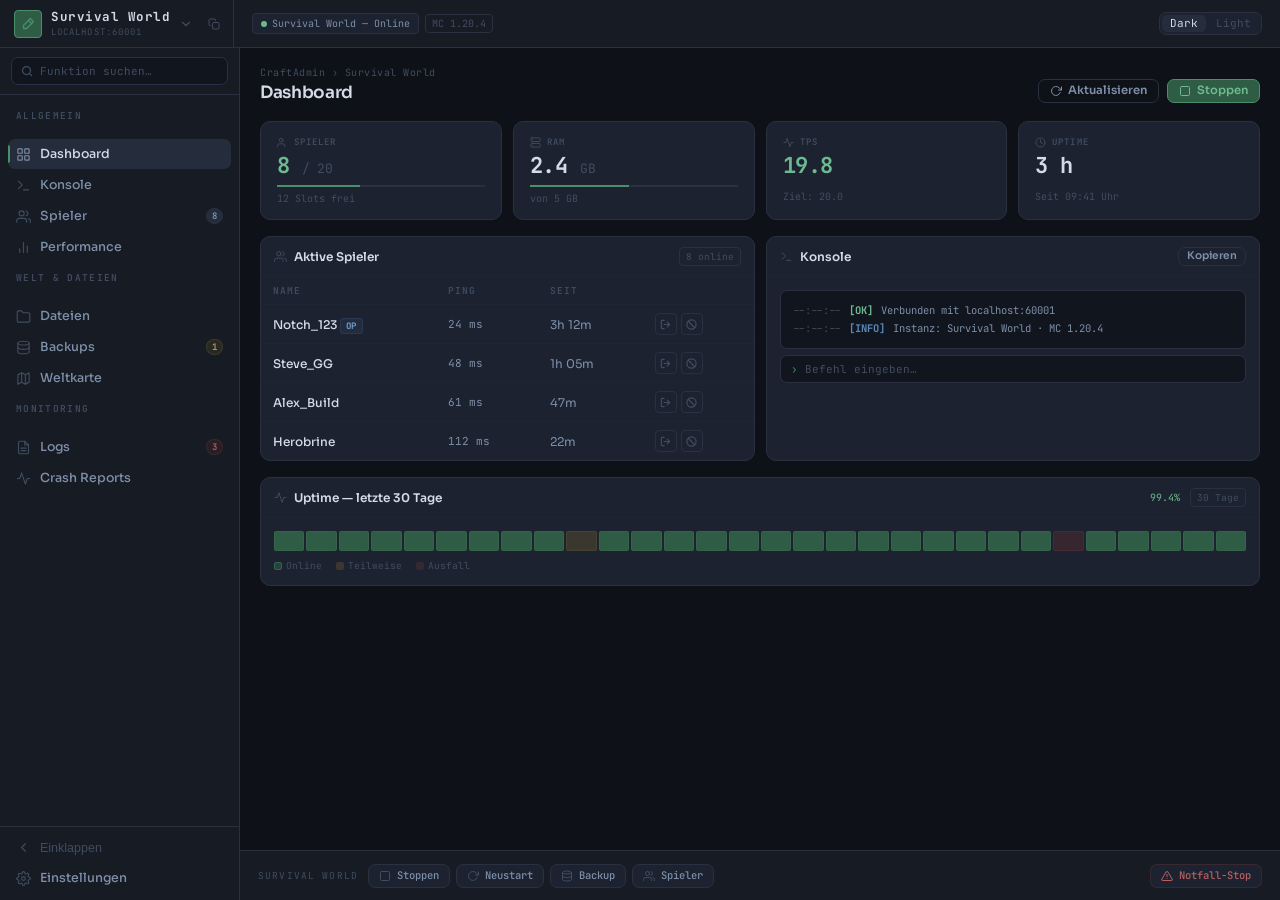
<file: index.html>
<!DOCTYPE html>
<html lang="de">
<head>
<meta charset="UTF-8">
<meta name="viewport" content="width=device-width, initial-scale=1.0">
<title>CraftAdmin — Minecraft Dashboard</title>
<link href="https://fonts.googleapis.com/css2?family=JetBrains+Mono:wght@300;400;500;600;700&family=Sora:wght@300;400;500;600&display=swap" rel="stylesheet">
<style>
:root {
  --bg-base:       #0e1117;
  --bg-surface:    #161b24;
  --bg-card:       #1c2230;
  --bg-hover:      #202736;
  --bg-active:     #252d3d;
  --bg-input:      #11151e;

  --border:        #2a3040;
  --border-subtle: #1e2535;
  --border-focus:  #3d5a80;

  --text-primary:  #d4dae6;
  --text-secondary:#7e8fa8;
  --text-muted:    #404d60;

  --accent:        #4a8f6a;
  --accent-dim:    #2e5c44;
  --accent-glow:   rgba(74,143,106,0.12);

  --text-online:   #6db990;
  --text-warn:     #b89d55;
  --text-offline:  #5a6478;
  --text-error:    #b86060;

  --sidebar-w: 240px;
  --font-mono: 'JetBrains Mono', monospace;
  --font-ui:   'Sora', sans-serif;
  --r-sm: 4px; --r-md: 7px; --r-lg: 10px;
  --shadow-card: 0 2px 8px rgba(0,0,0,0.35);
  --t: 140ms ease;
}

[data-theme="light"] {
  --bg-base:       #f0f2f6;
  --bg-surface:    #ffffff;
  --bg-card:       #ffffff;
  --bg-hover:      #f4f5f8;
  --bg-active:     #eaecf2;
  --bg-input:      #f8f9fb;
  --border:        #dde1ea;
  --border-subtle: #eaecf2;
  --border-focus:  #3d5a80;
  --text-primary:  #1a2032;
  --text-secondary:#5a6a82;
  --text-muted:    #a0aab8;
  --accent:        #2e7a50;
  --accent-dim:    #d4ead9;
  --accent-glow:   rgba(46,122,80,0.08);
  --text-online:   #2a6e40;
  --text-warn:     #8a6820;
  --text-offline:  #8090a8;
  --text-error:    #8a3030;
  --shadow-card: 0 1px 4px rgba(0,0,0,0.10);
}

*,*::before,*::after { box-sizing: border-box; margin: 0; padding: 0; }
html { height: 100%; }
body {
  font-family: var(--font-ui);
  font-size: 13px;
  background: var(--bg-base);
  color: var(--text-primary);
  height: 100vh;
  display: grid;
  grid-template-areas:
    "header header"
    "sidebar main"
    "sidebar footer";
  grid-template-rows: auto 1fr auto;
  grid-template-columns: var(--sidebar-w) 1fr;
  overflow: hidden;
  transition: background 0.25s, color 0.25s, grid-template-columns 0.22s ease;
}
body.sidebar-collapsed {
  grid-template-columns: 55px 1fr;
}

/* Im kollapierten Zustand Text/Badges ausblenden, Icons zentrieren */
body.sidebar-collapsed .sidebar .nav-text,
body.sidebar-collapsed .sidebar .nav-badge,
body.sidebar-collapsed .sidebar .sidebar-search { display: none; }

/* Nav-group als Trennbalken — gleiche Höhe wie normal, Text unsichtbar */
body.sidebar-collapsed .sidebar .nav-group {
  padding: 10px 8px 4px;
  font-size: 0;
  line-height: 1;
  height: 24px;
  box-sizing: content-box;
  display: flex; align-items: center; justify-content: center;
}
body.sidebar-collapsed .sidebar .nav-group::after {
  content: '';
  display: block;
  width: 60%;
  height: 1px;
  background: var(--border);
  border-radius: 1px;
}

body.sidebar-collapsed .sidebar .nav-link {
  justify-content: center;
  padding: 7px 8px;
  gap: 0;
}
body.sidebar-collapsed .sidebar .sidebar-nav { padding: 6px 8px; }
body.sidebar-collapsed .sidebar .sidebar-footer { padding: 6px 8px; }

/* ── HEADER ── */
.app-header {
  grid-area: header;
  height: 48px;
  background: var(--bg-surface);
  border-bottom: 1px solid var(--border);
  display: flex; align-items: center;
  z-index: 20;
  transition: background 0.25s;
}

/* ── SIDEBAR ── */
.sidebar {
  grid-area: sidebar;
  background: var(--bg-surface);
  border-right: 1px solid var(--border);
  display: flex;
  flex-direction: column;
  overflow: hidden;
  z-index: 10;
  position: relative;
  transition: background 0.25s, border-color 0.25s;
}

/* ── MAIN ── */
.main {
  grid-area: main;
  display: flex; flex-direction: column;
  overflow: hidden; min-width: 0;
}

/* ── FOOTER ── */
.app-footer {
  grid-area: footer;
}

/* Toggle button — styled as normal nav-link */
.sidebar-toggle-btn {
  display: flex; align-items: center; gap: 9px;
  width: 100%; padding: 7px 8px; border-radius: var(--r-md);
  background: none; border: none; cursor: pointer;
  color: var(--text-muted); font-size: 12.5px; font-weight: 500;
  transition: background var(--t), color var(--t);
  white-space: nowrap; margin-bottom: 1px;
}
.sidebar-toggle-btn:hover { background: var(--bg-hover); color: var(--text-primary); }
.sidebar-toggle-btn svg { width: 15px; height: 15px; flex-shrink: 0; transition: transform 0.22s ease; }
body.sidebar-collapsed .sidebar-toggle-btn svg { transform: rotate(180deg); }
body.sidebar-collapsed .sidebar-toggle-btn { justify-content: center; padding: 7px 0; gap: 0; }

/* Instance selector */
.instance-selector {
  position: relative;
  flex-shrink: 0;
}

.instance-btn {
  display: flex;
  align-items: center;
  gap: 9px;
  flex: 1;
  padding: 13px 10px 13px 14px;
  background: none;
  border: none;
  cursor: pointer;
  color: var(--text-primary);
  text-align: left;
  transition: background var(--t);
  min-width: 0;
}
.instance-btn:hover { background: var(--bg-hover); }

.instance-header-row {
  display: flex;
  align-items: center;
  padding-right: 8px;
}
.instance-header-row:hover { background: var(--bg-hover); }

.instance-icon {
  width: 28px; height: 28px;
  background: var(--accent-dim);
  border: 1px solid var(--accent);
  border-radius: var(--r-sm);
  display: flex; align-items: center; justify-content: center;
  flex-shrink: 0;
  color: var(--accent);
}

.instance-label { display: flex; flex-direction: column; line-height: 1.15; flex: 1; min-width: 0; }
.instance-name { font-family: var(--font-mono); font-size: 12.5px; font-weight: 700; letter-spacing: 0.04em; white-space: nowrap; overflow: hidden; text-overflow: ellipsis; }
.instance-sub  { font-family: var(--font-mono); font-size: 9px; letter-spacing: 0.12em; color: var(--text-muted); text-transform: uppercase; margin-top: 2px; white-space: nowrap; overflow: hidden; text-overflow: ellipsis; }

.instance-copy {
  width: 22px; height: 22px;
  background: none; border: 1px solid transparent;
  border-radius: var(--r-sm);
  display: flex; align-items: center; justify-content: center;
  cursor: pointer; color: var(--text-muted);
  flex-shrink: 0; transition: all var(--t);
}
.instance-copy:hover { background: var(--bg-active); border-color: var(--border); color: var(--text-primary); }

.instance-chevron { color: var(--text-muted); flex-shrink: 0; transition: transform var(--t); }
.instance-selector.open .instance-chevron { transform: rotate(180deg); }

.instance-dropdown {
  display: none;
  position: absolute;
  top: calc(100% + 3px);
  left: 8px; right: 8px;
  background: var(--bg-card);
  border: 1px solid var(--border);
  border-radius: var(--r-md);
  z-index: 100;
  overflow: hidden;
}
.instance-selector.open .instance-dropdown { display: block; }

.instance-dropdown-header {
  font-family: var(--font-mono); font-size: 9px; font-weight: 600;
  letter-spacing: 0.14em; text-transform: uppercase;
  color: var(--text-muted); padding: 8px 10px 4px;
}

.instance-option {
  display: flex; align-items: center; gap: 9px;
  padding: 8px 10px; cursor: pointer;
  transition: background var(--t);
}
.instance-option:hover { background: var(--bg-hover); }
.instance-option.active { background: var(--bg-active); }

.iopt-dot { width: 6px; height: 6px; border-radius: 50%; flex-shrink: 0; }
.iopt-label { display: flex; flex-direction: column; line-height: 1.2; flex: 1; min-width: 0; }
.iopt-name { font-family: var(--font-mono); font-size: 11.5px; font-weight: 600; color: var(--text-primary); white-space: nowrap; overflow: hidden; text-overflow: ellipsis; }
.iopt-addr { font-family: var(--font-mono); font-size: 9.5px; color: var(--text-muted); }
.iopt-check { color: var(--accent); flex-shrink: 0; }

.instance-dropdown-footer { border-top: 1px solid var(--border); padding: 4px; }
.instance-add-btn {
  display: flex; align-items: center; gap: 7px;
  width: 100%; padding: 7px 8px;
  background: none; border: none; cursor: pointer;
  border-radius: var(--r-sm);
  font-family: var(--font-mono); font-size: 11px; color: var(--text-muted);
  transition: background var(--t), color var(--t);
}
.instance-add-btn:hover { background: var(--bg-hover); color: var(--text-primary); }

.sidebar-search { padding: 9px 11px; border-bottom: 1px solid var(--border); flex-shrink: 0; }
.search-box {
  display: flex; align-items: center; gap: 7px;
  background: var(--bg-input); border: 1px solid var(--border);
  border-radius: var(--r-md); padding: 6px 9px;
  transition: border-color var(--t);
}
.search-box:focus-within { border-color: var(--border-focus); }
.search-box input {
  background: none; border: none; outline: none;
  font-family: var(--font-mono); font-size: 11px;
  color: var(--text-primary); width: 100%;
}
.search-box input::placeholder { color: var(--text-muted); }
.search-box svg { color: var(--text-muted); flex-shrink: 0; }

.sidebar-nav { flex: 1; overflow-y: auto; padding: 6px 8px; scrollbar-width: none; }
.sidebar-nav::-webkit-scrollbar { display: none; }

.nav-group {
  font-family: var(--font-mono); font-size: 9.5px; font-weight: 600;
  letter-spacing: 0.14em; text-transform: uppercase;
  color: var(--text-muted); padding: 10px 8px 4px;
  line-height: 1; height: 24px; box-sizing: content-box;
}

.nav-link {
  display: flex; align-items: center; gap: 9px;
  padding: 7px 8px; border-radius: var(--r-md);
  cursor: pointer; text-decoration: none;
  color: var(--text-secondary); font-size: 12.5px; font-weight: 500;
  margin-bottom: 1px; transition: background var(--t), color var(--t);
  position: relative; overflow: hidden; white-space: nowrap;
}
.nav-link:hover { background: var(--bg-hover); color: var(--text-primary); }
.nav-link.active { background: var(--bg-active); color: var(--text-primary); }
.nav-link.active::before {
  content: ''; position: absolute; left: 0; top: 20%; bottom: 20%;
  width: 2px; background: var(--accent); border-radius: 0 2px 2px 0;
}
.nav-icon { width: 15px; height: 15px; color: var(--text-muted); flex-shrink: 0; transition: color var(--t); }
.nav-link:hover .nav-icon, .nav-link.active .nav-icon { color: var(--text-secondary); }

.nav-badge {
  margin-left: auto; font-family: var(--font-mono); font-size: 9px;
  font-weight: 600; padding: 1px 5px; border-radius: 99px;
  background: var(--bg-active); color: var(--text-secondary);
  border: 1px solid var(--border); flex-shrink: 0;
}
.nav-badge.warn { background: rgba(122,100,48,0.18); color: var(--text-warn); border-color: rgba(122,100,48,0.28); }
.nav-badge.err  { background: rgba(122,53,53,0.18);  color: var(--text-error); border-color: rgba(122,53,53,0.28); }

.sidebar-footer { border-top: 1px solid var(--border); padding: 6px 8px; flex-shrink: 0; }

/* ── MAIN ── */
.main { flex: 1; display: flex; flex-direction: column; overflow: hidden; min-width: 0; }

/* ── HEADER component styles ── */
.status-rail { display: flex; align-items: center; gap: 6px; flex: 1; overflow: hidden; min-width: 0; padding: 0 18px; }
.schip {
  display: flex; align-items: center; gap: 5px;
  background: var(--bg-card); border: 1px solid var(--border);
  border-radius: var(--r-sm); padding: 3px 8px;
  font-family: var(--font-mono); font-size: 10px;
  color: var(--text-secondary); white-space: nowrap; flex-shrink: 0;
}
.dot { width: 6px; height: 6px; border-radius: 50%; flex-shrink: 0; }
.dot-on  { background: var(--text-online); animation: blink 2.5s ease-in-out infinite; }
.dot-warn{ background: var(--text-warn); }
.dot-off { background: var(--text-muted); }
@keyframes blink { 0%,100%{opacity:1} 50%{opacity:0.4} }
.topbar-end { display: flex; align-items: center; gap: 8px; padding-right: 18px; flex-shrink: 0; }
.version-tag {
  font-family: var(--font-mono); font-size: 10px; color: var(--text-muted);
  padding: 2px 6px; border: 1px solid var(--border); border-radius: var(--r-sm);
}
/* Instance selector inside app-header: no bottom border, right border separator */
.app-header .instance-selector {
  border-bottom: none;
  border-right: 1px solid var(--border);
  flex-shrink: 0;
  height: 100%;
  display: flex; align-items: center;
}
.app-header .instance-selector .instance-dropdown {
  top: calc(100% + 3px);
  left: 0; right: auto;
  min-width: 220px;
}

.theme-toggle {
  display: flex; align-items: center;
  background: var(--bg-card); border: 1px solid var(--border);
  border-radius: var(--r-md); padding: 2px; gap: 2px;
}
.topt {
  padding: 3px 8px; border-radius: 5px; border: none;
  background: transparent; color: var(--text-muted);
  cursor: pointer; font-size: 11px; font-family: var(--font-mono);
  transition: all var(--t); line-height: 1;
}
.topt:hover { color: var(--text-primary); }
.topt.active { background: var(--bg-active); color: var(--text-primary); }

/* ── CONTENT ── */
.content {
  flex: 1; padding: 18px 20px;
  display: flex; flex-direction: column;
  min-height: 0; overflow: hidden;
}

/* Dashboard page scrolls normally */
.page-dashboard { display: none; overflow-y: auto; flex: 1; }
.page-dashboard.active-page {
  display: block;
  overflow-y: auto;
  scrollbar-width: thin; scrollbar-color: var(--border) transparent;
}
.page-dashboard.active-page::-webkit-scrollbar { width: 5px; }
.page-dashboard.active-page::-webkit-scrollbar-thumb { background: var(--border); }

.page-files { display: none; }
.page-files.active-page { display: flex; flex-direction: column; flex: 1; min-height: 0; overflow-y: auto; scrollbar-width: thin; scrollbar-color: var(--border) transparent; }
.page-files.active-page::-webkit-scrollbar { width: 5px; }
.page-files.active-page::-webkit-scrollbar-thumb { background: var(--border); }

/* Page head */
.page-head { display: flex; align-items: flex-end; justify-content: space-between; margin-bottom: 18px; }
.page-crumb { font-family: var(--font-mono); font-size: 10px; color: var(--text-muted); letter-spacing: 0.05em; margin-bottom: 3px; }
.page-title { font-size: 17px; font-weight: 600; letter-spacing: -0.02em; }

/* Buttons */
.btn {
  display: inline-flex; align-items: center; gap: 6px;
  padding: 5px 11px; border-radius: var(--r-md);
  font-family: var(--font-ui); font-size: 11.5px; font-weight: 600;
  cursor: pointer; border: 1px solid transparent;
  transition: all var(--t); white-space: nowrap; line-height: 1;
}
.btn svg { width: 12px; height: 12px; }
.btn-ghost { background: transparent; border-color: var(--border); color: var(--text-secondary); }
.btn-ghost:hover { background: var(--bg-hover); border-color: var(--border-focus); color: var(--text-primary); }
.btn-primary { background: var(--accent-dim); border-color: var(--accent); color: var(--text-online); }
.btn-primary:hover { background: var(--accent); color: var(--bg-base); }

/* ── STAT BAR ── */
.stat-bar {
  display: grid;
  grid-template-columns: repeat(4, 1fr);
  gap: 11px;
  margin-bottom: 16px;
}

.stat-tile {
  background: var(--bg-card);
  border: 1px solid var(--border);
  border-radius: var(--r-lg);
  padding: 14px 16px;
  animation: fu 0.22s ease both;
}

.stat-tile:nth-child(1){animation-delay:.03s}
.stat-tile:nth-child(2){animation-delay:.06s}
.stat-tile:nth-child(3){animation-delay:.09s}
.stat-tile:nth-child(4){animation-delay:.12s}

.stat-label {
  font-family: var(--font-mono);
  font-size: 9px;
  font-weight: 600;
  letter-spacing: 0.12em;
  text-transform: uppercase;
  color: var(--text-muted);
  margin-bottom: 7px;
  display: flex;
  align-items: center;
  gap: 6px;
}

.stat-label svg { color: var(--text-muted); }

.stat-value {
  font-family: var(--font-mono);
  font-size: 22px;
  font-weight: 700;
  color: var(--text-primary);
  letter-spacing: -0.02em;
  line-height: 1;
  margin-bottom: 6px;
}

.stat-value.good { color: var(--text-online); }
.stat-value.warn { color: var(--text-warn); }
.stat-value.muted { color: var(--text-muted); }

.stat-sub {
  font-family: var(--font-mono);
  font-size: 10px;
  color: var(--text-muted);
}

.stat-prog { height: 2px; background: var(--border); overflow: hidden; margin-top: 8px; }
.stat-pf   { height: 100%; background: var(--accent); transition: width 0.5s; }
.stat-pf.w { background: var(--text-warn); }
.stat-pf.h { background: var(--text-error); }

/* Instance offline state */
.instance-offline-banner {
  background: var(--bg-card);
  border: 1px solid var(--border);
  border-radius: var(--r-lg);
  padding: 28px 20px;
  text-align: center;
  margin-bottom: 16px;
}
.instance-offline-banner svg { color: var(--text-muted); margin-bottom: 10px; }
.instance-offline-banner .ob-title { font-size: 14px; font-weight: 600; color: var(--text-secondary); margin-bottom: 5px; }
.instance-offline-banner .ob-sub   { font-family: var(--font-mono); font-size: 10px; color: var(--text-muted); margin-bottom: 14px; }

/* ── DETAIL ROW ── */
.detail-row { display: grid; grid-template-columns: 1fr 1fr; gap: 11px; margin-bottom: 16px; }

.card { background: var(--bg-card); border: 1px solid var(--border); border-radius: var(--r-lg); overflow: hidden; animation: fu 0.25s ease both; }

.card-head {
  display: flex; align-items: center; justify-content: space-between;
  padding: 10px 13px; border-bottom: 1px solid var(--border-subtle);
}
.card-title { font-size: 12px; font-weight: 600; display: flex; align-items: center; gap: 7px; }
.card-title svg { color: var(--text-muted); }
.card-body { padding: 13px; }
.chip { font-family: var(--font-mono); font-size: 9.5px; color: var(--text-muted); padding: 2px 6px; border: 1px solid var(--border); border-radius: var(--r-sm); }

/* Player table */
.ptable { width: 100%; border-collapse: collapse; }
.ptable th { font-family: var(--font-mono); font-size: 9.5px; font-weight: 600; letter-spacing: 0.1em; text-transform: uppercase; color: var(--text-muted); padding: 7px 12px; border-bottom: 1px solid var(--border-subtle); text-align: left; }
.ptable td { padding: 8px 12px; border-bottom: 1px solid var(--border-subtle); color: var(--text-secondary); font-size: 12px; }
.ptable tr:last-child td { border-bottom: none; }
.ptable tr:hover td { background: var(--bg-hover); color: var(--text-primary); }

.rtag { font-family: var(--font-mono); font-size: 9px; font-weight: 700; padding: 1px 5px; border-radius: 3px; letter-spacing: 0.05em; text-transform: uppercase; }
.r-a { background: rgba(122,53,53,0.15);  color: var(--text-error);  border: 1px solid rgba(122,53,53,0.28); }
.r-m { background: rgba(61,90,128,0.18);  color: #6e9fd0;            border: 1px solid rgba(61,90,128,0.3); }
.r-v { background: rgba(80,62,110,0.18);  color: #9a7ec8;            border: 1px solid rgba(80,62,110,0.3); }
.r-p { background: var(--bg-active);      color: var(--text-muted);   border: 1px solid var(--border); }

/* Console */
.con-out {
  background: var(--bg-input); border: 1px solid var(--border);
  border-radius: var(--r-md); padding: 10px 12px;
  font-family: var(--font-mono); font-size: 10.5px; line-height: 1.8;
  max-height: 162px; overflow-y: auto;
  scrollbar-width: thin; scrollbar-color: var(--border) transparent;
}
.con-out::-webkit-scrollbar { width: 3px; }
.con-out::-webkit-scrollbar-thumb { background: var(--border); }

.cl { display: flex; gap: 8px; }
.cl-t { color: var(--text-muted); flex-shrink: 0; }
.cl-l { flex-shrink: 0; font-weight: 700; }
.lv-ok   { color: var(--text-online); }
.lv-info { color: #5a8ab8; }
.lv-warn { color: var(--text-warn); }
.lv-err  { color: var(--text-error); }
.cl-m { color: var(--text-secondary); }
.cl-m em { color: var(--text-online); font-style: normal; }

.con-in {
  display: flex; align-items: center; gap: 7px;
  background: var(--bg-input); border: 1px solid var(--border);
  border-radius: var(--r-md); padding: 6px 10px; margin-top: 6px;
  transition: border-color var(--t);
}
.con-in:focus-within { border-color: var(--border-focus); }
.ci-p { font-family: var(--font-mono); font-size: 11px; color: var(--accent); flex-shrink: 0; }
.ci-i { background: none; border: none; outline: none; font-family: var(--font-mono); font-size: 11px; color: var(--text-primary); width: 100%; }
.ci-i::placeholder { color: var(--text-muted); }

/* Uptime */
.ubars { display: grid; grid-template-columns: repeat(30,1fr); gap: 2px; }
.ub { height: 20px; border-radius: 2px; background: var(--accent-dim); border: 1px solid rgba(74,143,106,0.18); cursor: default; transition: opacity var(--t); }
.ub:hover { opacity: 0.65; }
.ub.partial { background: rgba(122,100,48,0.32); border-color: rgba(122,100,48,0.25); }
.ub.down    { background: rgba(122,53,53,0.28);  border-color: rgba(122,53,53,0.25); }
.ub.empty   { background: var(--bg-active); border-color: var(--border-subtle); }

.uleg { display: flex; gap: 14px; margin-top: 8px; font-family: var(--font-mono); font-size: 9.5px; color: var(--text-muted); }
.uld  { width: 8px; height: 8px; border-radius: 2px; display: inline-block; vertical-align: middle; margin-right: 4px; }

/* ── QUICKBAR ── */
.quickbar {
  height: 50px; background: var(--bg-surface); border-top: 1px solid var(--border);
  display: flex; align-items: center; padding: 0 18px; gap: 6px;
  flex-shrink: 0; transition: background 0.25s; width: 100%;
}
.qbar-label { font-family: var(--font-mono); font-size: 9.5px; letter-spacing: 0.12em; text-transform: uppercase; color: var(--text-muted); flex-shrink: 0; margin-right: 4px; }

.qbtn {
  display: flex; align-items: center; gap: 6px;
  background: var(--bg-card); border: 1px solid var(--border);
  border-radius: var(--r-md); padding: 5px 10px; cursor: pointer;
  font-family: var(--font-mono); font-size: 10.5px; font-weight: 500;
  color: var(--text-secondary); transition: all var(--t); white-space: nowrap; line-height: 1;
}
.qbtn svg { width: 12px; height: 12px; color: var(--text-muted); transition: color var(--t); flex-shrink: 0; }
.qbtn:hover { background: var(--bg-hover); border-color: var(--border-focus); color: var(--text-primary); }
.qbtn:hover svg { color: var(--text-primary); }

.qbtn.qp { background: var(--accent-dim); border-color: var(--accent); color: var(--text-online); }
.qbtn.qp svg { color: var(--text-online); }
.qbtn.qp:hover { background: var(--accent); color: var(--bg-base); }
.qbtn.qp:hover svg { color: var(--bg-base); }

.qbtn.qd { border-color: rgba(122,53,53,0.3); color: var(--text-error); }
.qbtn.qd svg { color: var(--text-error); }
.qbtn.qd:hover { border-color: var(--text-error); background: rgba(122,53,53,0.12); }

.qbar-sp { flex: 1; }

/* Player action buttons */
.pact {
  display: inline-flex; align-items: center; justify-content: center;
  width: 22px; height: 22px;
  background: none; border: 1px solid var(--border);
  border-radius: var(--r-sm); cursor: pointer;
  color: var(--text-muted); transition: all var(--t); flex-shrink: 0;
}
.pact svg { width: 11px; height: 11px; pointer-events: none; }
.pact:hover { background: var(--bg-hover); color: var(--text-primary); border-color: var(--border-focus); }
.pact.ban:hover { background: rgba(122,53,53,0.12); color: var(--text-error); border-color: rgba(122,53,53,0.4); }
.pact-group { display: flex; gap: 4px; }

.op-tag {
  font-family: var(--font-mono); font-size: 9px; font-weight: 700;
  padding: 1px 5px; border-radius: 3px; letter-spacing: 0.05em;
  background: rgba(61,90,128,0.18); color: #6e9fd0;
  border: 1px solid rgba(61,90,128,0.3);
  white-space: nowrap;
}

/* ── CONSOLE PAGE ── */
.page-console { display: none; }
.page-console.active-page {
  display: flex; flex-direction: column;
  flex: 1; min-height: 0;
}

.con-page-head {
  display: flex; align-items: flex-end;
  justify-content: space-between;
  margin-bottom: 14px; flex-shrink: 0;
}

/* Main console layout — full width, fills remaining height */
.con-layout {
  flex: 1; display: flex; flex-direction: column; min-height: 0;
}

/* Output area — fills all space between header and input */
.con-output-wrap {
  flex: 1; display: flex; flex-direction: column;
  background: var(--bg-card); border: 1px solid var(--border);
  border-radius: var(--r-lg); overflow: hidden; min-height: 0;
}

.con-output-head {
  display: flex; align-items: center; justify-content: space-between;
  padding: 9px 13px; border-bottom: 1px solid var(--border-subtle);
  flex-shrink: 0;
}

.con-output-title {
  font-size: 12px; font-weight: 600;
  display: flex; align-items: center; gap: 7px;
}
.con-output-title svg { color: var(--text-muted); }

.con-filters {
  display: flex; align-items: center; gap: 4px;
}

.con-filter-btn {
  font-family: var(--font-mono); font-size: 9.5px; font-weight: 700;
  padding: 2px 7px; border-radius: var(--r-sm);
  border: 1px solid var(--border); background: transparent;
  cursor: pointer; transition: all var(--t); letter-spacing: 0.05em;
  color: var(--text-muted);
}
.con-filter-btn:hover { color: var(--text-primary); border-color: var(--border-focus); }
.con-filter-btn.on-f  { color: var(--text-online);  background: rgba(61,122,86,0.12); border-color: rgba(61,122,86,0.3); }
.con-filter-btn.info-f{ color: #5a8ab8;              background: rgba(61,90,128,0.12); border-color: rgba(61,90,128,0.3); }
.con-filter-btn.warn-f{ color: var(--text-warn);    background: rgba(122,100,48,0.12); border-color: rgba(122,100,48,0.3); }
.con-filter-btn.err-f { color: var(--text-error);   background: rgba(122,53,53,0.12); border-color: rgba(122,53,53,0.3); }

.con-output-scroll {
  flex: 1; overflow-y: auto; padding: 10px 14px;
  font-family: var(--font-mono); font-size: 11px; line-height: 1.75;
  scrollbar-width: thin; scrollbar-color: var(--border) transparent;
  scrollbar-gutter: stable;
}
.con-output-scroll::-webkit-scrollbar { width: 4px; }
.con-output-scroll::-webkit-scrollbar-thumb { background: var(--border); }

/* Log line */
.con-line {
  display: flex; gap: 9px; align-items: baseline;
  padding: 1px 0; border-bottom: 1px solid transparent;
}
.con-line:hover { background: var(--bg-hover); margin: 0 -14px; padding: 1px 14px; }
.con-line.hidden { display: none; }
.cl-thread { color: var(--text-muted); flex-shrink: 0; font-size: 10px; }
.cl-lv { flex-shrink: 0; font-weight: 700; font-size: 10px; min-width: 42px; }
.cl-msg { color: var(--text-secondary); word-break: break-word; }
.cl-msg em { color: var(--text-online); font-style: normal; }
.cl-msg .cm-cmd { color: #6e9fd0; }

/* Input */
.con-input-row {
  display: flex; align-items: center; gap: 8px;
  padding: 10px 13px; border-top: 1px solid var(--border-subtle);
  flex-shrink: 0;
}
.con-prompt-wrap {
  display: flex; align-items: center; gap: 7px;
  flex: 1; background: var(--bg-input); border: 1px solid var(--border);
  border-radius: var(--r-md); padding: 7px 10px;
  transition: border-color var(--t);
}
.con-prompt-wrap:focus-within { border-color: var(--border-focus); }
.con-prompt-sym { font-family: var(--font-mono); font-size: 12px; color: var(--accent); flex-shrink: 0; }
.con-prompt-input {
  background: none; border: none; outline: none;
  font-family: var(--font-mono); font-size: 11.5px;
  color: var(--text-primary); width: 100%;
}
.con-prompt-input::placeholder { color: var(--text-muted); }

/* ── PLAYER PAGE ── */
.page-players { display: none; }
.page-players.active-page {
  display: flex; flex-direction: column;
  flex: 1; min-height: 0; overflow-y: auto;
  scrollbar-width: thin; scrollbar-color: var(--border) transparent;
}
.page-players.active-page::-webkit-scrollbar { width: 5px; }
.page-players.active-page::-webkit-scrollbar-thumb { background: var(--border); }

/* Stat row */
.pl-stat-row {
  display: grid;
  grid-template-columns: repeat(4, 1fr);
  gap: 11px;
  margin-bottom: 16px;
  flex-shrink: 0;
}

/* Search + filter toolbar */
.pl-toolbar {
  display: flex; align-items: center; gap: 8px;
  margin-bottom: 12px; flex-shrink: 0;
}
.pl-search {
  display: flex; align-items: center; gap: 7px;
  background: var(--bg-input); border: 1px solid var(--border);
  border-radius: var(--r-md); padding: 6px 10px; flex: 1;
  transition: border-color var(--t);
}
.pl-search:focus-within { border-color: var(--border-focus); }
.pl-search input {
  background: none; border: none; outline: none;
  font-family: var(--font-mono); font-size: 11px;
  color: var(--text-primary); width: 100%;
}
.pl-search input::placeholder { color: var(--text-muted); }
.pl-search svg { color: var(--text-muted); flex-shrink: 0; }

.pl-filter-btn {
  display: flex; align-items: center; gap: 5px;
  padding: 5px 10px; border-radius: var(--r-md);
  background: var(--bg-card); border: 1px solid var(--border);
  font-family: var(--font-mono); font-size: 10.5px;
  color: var(--text-secondary); cursor: pointer;
  transition: all var(--t); white-space: nowrap;
}
.pl-filter-btn:hover { background: var(--bg-hover); color: var(--text-primary); border-color: var(--border-focus); }
.pl-filter-btn.active { background: var(--bg-active); color: var(--text-primary); border-color: var(--border-focus); }
.pl-filter-btn svg { width: 11px; height: 11px; }

/* Player list + detail split */
.pl-body {
  display: grid;
  grid-template-columns: 1fr 280px;
  gap: 11px;
  flex: 1; min-height: 0;
  min-width: 0;
}

/* Player list card */
.pl-list-card {
  background: var(--bg-card); border: 1px solid var(--border);
  border-radius: var(--r-lg); overflow: hidden;
  display: flex; flex-direction: column;
  min-width: 0;
  container-type: inline-size;
  container-name: pl-list;
}
/* Single grid spans header + all rows — no alignment drift possible */
.pl-list-scroll {
  flex: 1; overflow-y: auto; overflow-x: hidden;
  scrollbar-width: thin; scrollbar-color: var(--border) transparent;
  display: grid;
  grid-template-columns: minmax(0, 1fr) 70px 80px 90px 58px;
  align-content: start;
}
.pl-list-scroll::-webkit-scrollbar { width: 4px; }
.pl-list-scroll::-webkit-scrollbar-thumb { background: var(--border); }

.pl-list-head {
  display: contents;
}
.pl-list-head > span {
  padding: 7px 0;
  border-bottom: 1px solid var(--border-subtle);
  font-family: var(--font-mono); font-size: 9.5px; font-weight: 600;
  letter-spacing: 0.1em; text-transform: uppercase; color: var(--text-muted);
  position: sticky; top: 0; background: var(--bg-card); z-index: 1;
}
.pl-list-head > span:first-child { padding-left: 14px; }
.pl-list-head > span:last-child  { padding-right: 14px; }

/* Sortable column headers */
.sort-col {
  cursor: pointer; display: flex; align-items: center; gap: 3px;
  user-select: none;
}
.sort-col:hover { color: var(--text-primary); }
.sort-col.sort-active { color: var(--text-primary); }
.sort-arrow {
  opacity: 0.3; font-size: 9px; transition: opacity var(--t); flex-shrink: 0;
}
.sort-col:hover .sort-arrow,
.sort-col.sort-active .sort-arrow { opacity: 1; }

/* Player row — display:contents so its children become direct grid items */
.pl-row {
  display: contents;
  cursor: pointer;
}
.pl-row > * {
  display: flex; align-items: center;
  height: 40px; padding: 0;
  border-bottom: 1px solid var(--border-subtle);
  transition: background var(--t);
  overflow: hidden;
}
.pl-row:last-child > * { border-bottom: none; }
.pl-row > *:first-child { padding-left: 14px; }
.pl-row > *:last-child  { padding-right: 14px; }
.pl-row:hover > * { background: var(--bg-hover); cursor: pointer; }
.pl-row.selected > * { background: var(--bg-active); }

.pl-name-cell {
  display: flex; align-items: center; gap: 6px; min-width: 0; overflow: hidden;
}
.pl-avatar {
  width: 26px; height: 26px; border-radius: var(--r-sm);
  background: var(--bg-active); border: 1px solid var(--border);
  display: flex; align-items: center; justify-content: center;
  flex-shrink: 0; font-family: var(--font-mono); font-size: 10px;
  font-weight: 700; color: var(--text-muted);
  text-transform: uppercase;
}
.pl-avatar.op { border-color: rgba(61,90,128,0.5); color: #6e9fd0; background: rgba(61,90,128,0.1); }

.pl-pname {
  font-size: 12.5px; font-weight: 600; color: var(--text-primary);
  white-space: nowrap; overflow: hidden;
  flex-shrink: 1; min-width: 0;
}
.pl-name-tag { flex-shrink: 0; }

.pl-ping-cell, .pl-since-cell, .pl-world-cell, .pl-act-cell {
  font-family: var(--font-mono); font-size: 11px; color: var(--text-muted);
  white-space: nowrap;
}
.pl-ping-cell.good { color: var(--text-online); }
.pl-ping-cell.warn { color: var(--text-warn); }
.pl-ping-cell.bad  { color: var(--text-error); }
.pl-act-cell { display: flex; gap: 4px; }

/* Responsive columns via container queries — hide columns as card gets narrower */
@container pl-list (max-width: 519px) {
  .pl-list-scroll   { grid-template-columns: minmax(0, 1fr) 70px 80px 58px; }
  .pl-world-cell, .pl-list-head > span:nth-child(4) { display: none; }
}
@container pl-list (max-width: 399px) {
  .pl-list-scroll   { grid-template-columns: minmax(0, 1fr) 70px 58px; }
  .pl-since-cell, .pl-list-head > span:nth-child(3) { display: none; }
}
@container pl-list (max-width: 279px) {
  .pl-list-scroll   { grid-template-columns: minmax(0, 1fr) 58px; }
  .pl-ping-cell, .pl-list-head > span:nth-child(2) { display: none; }
}
@container pl-list (max-width: 159px) {
  .pl-list-scroll   { grid-template-columns: minmax(0, 1fr); }
  .pl-act-cell, .pl-list-head > span:nth-child(5) { display: none; }
}

/* Detail panel */
.pl-detail {
  background: var(--bg-card); border: 1px solid var(--border);
  border-radius: var(--r-lg); overflow: hidden;
  display: flex; flex-direction: column;
}

/* ── 3D CSS Skin Viewer ── */
.pl-skin-viewer {
  background: var(--bg-input);
  border-bottom: 1px solid var(--border-subtle);
  display: flex; align-items: center; justify-content: center;
  height: 190px; position: relative; flex-shrink: 0;
  overflow: hidden;
  perspective: 2800px;
  cursor: grab;
  user-select: none;
}
.pl-skin-viewer:active { cursor: grabbing; }

.pl-skin-container {
  position: relative;
  display: grid;
  place-items: center;
  width: 0; height: 0;
  transform-style: preserve-3d;
  transform: rotateX(-27deg) rotateY(-35deg);
  margin-top: -18px;
  --scale: 4;
  --layer-offset: 0.4;
  --skin-url: url('');
}

.sk {
  position: absolute;
  image-rendering: pixelated;
  background-size: calc(var(--scale) * 64px) calc(var(--scale) * 64px);
  background-image: var(--skin-url);
  background-repeat: no-repeat;
  transform-style: preserve-3d;
  transform-origin: center;
  pointer-events: none;

  &::before {
    content: '';
    position: absolute; left: 0; top: 0;
    width: 100%; height: 100%;
    background-size: calc(var(--scale) * 64px) calc(var(--scale) * 64px);
    background-image: var(--skin-url);
    background-repeat: no-repeat;
    transform-style: preserve-3d;
    transform-origin: center;
    pointer-events: none;
    transform: translateZ(calc(var(--scale) * var(--layer-offset) * 1px));
  }
}

/* HEAD */
.sk.head {
  --w: 8; --h: 8;
  width: calc(var(--scale) * var(--w) * 1px);
  height: calc(var(--scale) * var(--h) * 1px);
  &::before { scale: calc((var(--w) + 2*var(--layer-offset)) / var(--w)) calc((var(--h) + 2*var(--layer-offset)) / var(--h)); }
}
.sk.head.up {
  background-position: calc(var(--scale)*-8px) 0;
  transform: rotateX(90deg) translateZ(calc(var(--scale)*15px));
  &::before { background-position: calc(var(--scale)*-40px) 0; }
}
.sk.head.down {
  background-position: calc(var(--scale)*-16px) 0;
  transform: scaleX(-1) rotateX(90deg) rotateY(180deg) translateZ(calc(var(--scale)*-7px));
  &::before { background-position: calc(var(--scale)*-48px) 0; }
}
.sk.head.front {
  background-position: calc(var(--scale)*-8px) calc(var(--scale)*-8px);
  transform: translateY(calc(var(--scale)*-11px)) translateZ(calc(var(--scale)*4px));
  &::before { background-position: calc(var(--scale)*-40px) calc(var(--scale)*-8px); }
}
.sk.head.back {
  background-position: calc(var(--scale)*-24px) calc(var(--scale)*-8px);
  transform: rotateY(180deg) translateY(calc(var(--scale)*-11px)) translateZ(calc(var(--scale)*4px));
  &::before { background-position: calc(var(--scale)*-56px) calc(var(--scale)*-8px); }
}
.sk.head.left {
  background-position: calc(var(--scale)*-16px) calc(var(--scale)*-8px);
  transform: rotateY(90deg) translateY(calc(var(--scale)*-11px)) translateZ(calc(var(--scale)*4px));
  &::before { background-position: calc(var(--scale)*-48px) calc(var(--scale)*-8px); }
}
.sk.head.right {
  background-position: 0 calc(var(--scale)*-8px);
  transform: rotateY(-90deg) translateY(calc(var(--scale)*-11px)) translateZ(calc(var(--scale)*4px));
  &::before { background-position: calc(var(--scale)*-32px) calc(var(--scale)*-8px); }
}

/* BODY */
.sk.body.up, .sk.body.down { --w: 8; --h: 4; width: calc(var(--scale)*var(--w)*1px); height: calc(var(--scale)*var(--h)*1px); &::before { scale: calc((var(--w)+2*var(--layer-offset))/var(--w)) calc((var(--h)+2*var(--layer-offset))/var(--h)); } }
.sk.body.front, .sk.body.back { --w: 8; --h: 12; width: calc(var(--scale)*var(--w)*1px); height: calc(var(--scale)*var(--h)*1px); &::before { scale: calc((var(--w)+2*var(--layer-offset))/var(--w)) calc((var(--h)+2*var(--layer-offset))/var(--h)); } }
.sk.body.left, .sk.body.right { --w: 4; --h: 12; width: calc(var(--scale)*var(--w)*1px); height: calc(var(--scale)*var(--h)*1px); &::before { scale: calc((var(--w)+2*var(--layer-offset))/var(--w)) calc((var(--h)+2*var(--layer-offset))/var(--h)); } }
.sk.body.up { background-position: calc(var(--scale)*-20px) calc(var(--scale)*-16px); transform: rotateX(90deg) translateZ(calc(var(--scale)*7px)); &::before { background-position: calc(var(--scale)*-20px) calc(var(--scale)*-32px); } }
.sk.body.down { background-position: calc(var(--scale)*-28px) calc(var(--scale)*-16px); transform: scaleX(-1) rotateX(90deg) rotateY(180deg) translateZ(calc(var(--scale)*5px)); &::before { background-position: calc(var(--scale)*-28px) calc(var(--scale)*-32px); } }
.sk.body.front { background-position: calc(var(--scale)*-20px) calc(var(--scale)*-20px); transform: translateY(calc(var(--scale)*-1px)) translateZ(calc(var(--scale)*2px)); &::before { background-position: calc(var(--scale)*-20px) calc(var(--scale)*-36px); } }
.sk.body.back { background-position: calc(var(--scale)*-32px) calc(var(--scale)*-20px); transform: rotateY(180deg) translateY(calc(var(--scale)*-1px)) translateZ(calc(var(--scale)*2px)); &::before { background-position: calc(var(--scale)*-32px) calc(var(--scale)*-36px); } }
.sk.body.left { background-position: calc(var(--scale)*-28px) calc(var(--scale)*-20px); transform: rotateY(90deg) translateY(calc(var(--scale)*-1px)) translateZ(calc(var(--scale)*4px)); &::before { background-position: calc(var(--scale)*-28px) calc(var(--scale)*-36px); } }
.sk.body.right { background-position: calc(var(--scale)*-16px) calc(var(--scale)*-20px); transform: rotateY(-90deg) translateY(calc(var(--scale)*-1px)) translateZ(calc(var(--scale)*4px)); &::before { background-position: calc(var(--scale)*-40px) calc(var(--scale)*-36px); } }

/* ARM RIGHT */
.sk.arm-right.up, .sk.arm-right.down { --w: 4; --h: 4; width: calc(var(--scale)*var(--w)*1px); height: calc(var(--scale)*var(--h)*1px); &::before { scale: calc((var(--w)+2*var(--layer-offset))/var(--w)) calc((var(--h)+2*var(--layer-offset))/var(--h)); } }
.sk.arm-right.front, .sk.arm-right.back, .sk.arm-right.left, .sk.arm-right.right { --w: 4; --h: 12; width: calc(var(--scale)*var(--w)*1px); height: calc(var(--scale)*var(--h)*1px); &::before { scale: calc((var(--w)+2*var(--layer-offset))/var(--w)) calc((var(--h)+2*var(--layer-offset))/var(--h)); } }
.sk.arm-right.up { background-position: calc(var(--scale)*-44px) calc(var(--scale)*-16px); transform: rotateX(90deg) translateX(calc(var(--scale)*-6px)) translateZ(calc(var(--scale)*7px)); &::before { background-position: calc(var(--scale)*-4px) calc(var(--scale)*-32px); } }
.sk.arm-right.down { background-position: calc(var(--scale)*-48px) calc(var(--scale)*-16px); transform: scaleX(-1) rotateX(-90deg) rotateZ(180deg) translateX(calc(var(--scale)*-6px)) translateZ(calc(var(--scale)*5px)); &::before { background-position: calc(var(--scale)*-8px) calc(var(--scale)*-32px); } }
.sk.arm-right.front { background-position: calc(var(--scale)*-44px) calc(var(--scale)*-20px); transform: translateX(calc(var(--scale)*-6px)) translateY(calc(var(--scale)*-1px)) translateZ(calc(var(--scale)*2px)); &::before { background-position: calc(var(--scale)*-4px) calc(var(--scale)*-36px); } }
.sk.arm-right.back { background-position: calc(var(--scale)*-52px) calc(var(--scale)*-20px); transform: rotateY(180deg) translateX(calc(var(--scale)*6px)) translateY(calc(var(--scale)*-1px)) translateZ(calc(var(--scale)*2px)); &::before { background-position: calc(var(--scale)*-12px) calc(var(--scale)*-36px); } }
.sk.arm-right.left { background-position: calc(var(--scale)*-48px) calc(var(--scale)*-20px); transform: rotateY(90deg) translateY(calc(var(--scale)*-1px)) translateZ(calc(var(--scale)*-4px)); &::before { background-position: calc(var(--scale)*-8px) calc(var(--scale)*-36px); } }
.sk.arm-right.right { background-position: calc(var(--scale)*-40px) calc(var(--scale)*-20px); transform: rotateY(-90deg) translateY(calc(var(--scale)*-1px)) translateZ(calc(var(--scale)*8px)); &::before { background-position: 0 calc(var(--scale)*-36px); } }

/* ARM LEFT */
.sk.arm-left.up, .sk.arm-left.down { --w: 4; --h: 4; width: calc(var(--scale)*var(--w)*1px); height: calc(var(--scale)*var(--h)*1px); &::before { scale: calc((var(--w)+2*var(--layer-offset))/var(--w)) calc((var(--h)+2*var(--layer-offset))/var(--h)); } }
.sk.arm-left.front, .sk.arm-left.back, .sk.arm-left.left, .sk.arm-left.right { --w: 4; --h: 12; width: calc(var(--scale)*var(--w)*1px); height: calc(var(--scale)*var(--h)*1px); &::before { scale: calc((var(--w)+2*var(--layer-offset))/var(--w)) calc((var(--h)+2*var(--layer-offset))/var(--h)); } }
.sk.arm-left.up { background-position: calc(var(--scale)*-36px) calc(var(--scale)*-48px); transform: rotateX(90deg) translateX(calc(var(--scale)*6px)) translateZ(calc(var(--scale)*7px)); &::before { background-position: calc(var(--scale)*-44px) calc(var(--scale)*-32px); } }
.sk.arm-left.down { background-position: calc(var(--scale)*-40px) calc(var(--scale)*-48px); transform: scaleX(-1) rotateX(-90deg) rotateZ(180deg) translateX(calc(var(--scale)*6px)) translateZ(calc(var(--scale)*5px)); &::before { background-position: calc(var(--scale)*-48px) calc(var(--scale)*-32px); } }
.sk.arm-left.front { background-position: calc(var(--scale)*-36px) calc(var(--scale)*-52px); transform: translateX(calc(var(--scale)*6px)) translateY(calc(var(--scale)*-1px)) translateZ(calc(var(--scale)*2px)); &::before { background-position: calc(var(--scale)*-44px) calc(var(--scale)*-36px); } }
.sk.arm-left.back { background-position: calc(var(--scale)*-44px) calc(var(--scale)*-52px); transform: rotateY(180deg) translateX(calc(var(--scale)*-6px)) translateY(calc(var(--scale)*-1px)) translateZ(calc(var(--scale)*2px)); &::before { background-position: calc(var(--scale)*-52px) calc(var(--scale)*-36px); } }
.sk.arm-left.left { background-position: calc(var(--scale)*-32px) calc(var(--scale)*-52px); transform: rotateY(-90deg) translateY(calc(var(--scale)*-1px)) translateZ(calc(var(--scale)*-4px)); &::before { background-position: calc(var(--scale)*-40px) calc(var(--scale)*-36px); } }
.sk.arm-left.right { background-position: calc(var(--scale)*-40px) calc(var(--scale)*-52px); transform: rotateY(90deg) translateY(calc(var(--scale)*-1px)) translateZ(calc(var(--scale)*8px)); &::before { background-position: calc(var(--scale)*-48px) calc(var(--scale)*-36px); } }

/* LEG RIGHT */
.sk.leg-right.up, .sk.leg-right.down { --w: 4; --h: 4; width: calc(var(--scale)*var(--w)*1px); height: calc(var(--scale)*var(--h)*1px); &::before { scale: calc((var(--w)+2*var(--layer-offset))/var(--w)) calc((var(--h)+2*var(--layer-offset))/var(--h)); } }
.sk.leg-right.front, .sk.leg-right.back, .sk.leg-right.left, .sk.leg-right.right { --w: 4; --h: 12; width: calc(var(--scale)*var(--w)*1px); height: calc(var(--scale)*var(--h)*1px); &::before { scale: calc((var(--w)+2*var(--layer-offset))/var(--w)) calc((var(--h)+2*var(--layer-offset))/var(--h)); } }
.sk.leg-right.up { background-position: calc(var(--scale)*-4px) calc(var(--scale)*-16px); transform: rotateX(90deg) translateX(calc(var(--scale)*-2px)) translateZ(calc(var(--scale)*-5px)); &::before { background-position: calc(var(--scale)*-4px) calc(var(--scale)*-32px); } }
.sk.leg-right.down { background-position: calc(var(--scale)*-8px) calc(var(--scale)*-16px); transform: scaleX(-1) rotateX(90deg) rotateY(180deg) translateX(calc(var(--scale)*-2px)) translateZ(calc(var(--scale)*17px)); &::before { background-position: calc(var(--scale)*-8px) calc(var(--scale)*-32px); } }
.sk.leg-right.front { background-position: calc(var(--scale)*-4px) calc(var(--scale)*-20px); transform: translateX(calc(var(--scale)*-2px)) translateY(calc(var(--scale)*11px)) translateZ(calc(var(--scale)*2px)); &::before { background-position: calc(var(--scale)*-4px) calc(var(--scale)*-36px); } }
.sk.leg-right.back { background-position: calc(var(--scale)*-12px) calc(var(--scale)*-20px); transform: rotateY(180deg) translateX(calc(var(--scale)*2px)) translateY(calc(var(--scale)*11px)) translateZ(calc(var(--scale)*2px)); &::before { background-position: calc(var(--scale)*-12px) calc(var(--scale)*-36px); } }
.sk.leg-right.left { background-position: calc(var(--scale)*-8px) calc(var(--scale)*-20px); transform: rotateY(90deg) translateY(calc(var(--scale)*11px)); &::before { background-position: calc(var(--scale)*-8px) calc(var(--scale)*-36px); } }
.sk.leg-right.right { background-position: 0 calc(var(--scale)*-20px); transform: rotateY(-90deg) translateY(calc(var(--scale)*11px)) translateZ(calc(var(--scale)*4px)); &::before { background-position: 0 calc(var(--scale)*-36px); } }

/* LEG LEFT */
.sk.leg-left.up, .sk.leg-left.down { --w: 4; --h: 4; width: calc(var(--scale)*var(--w)*1px); height: calc(var(--scale)*var(--h)*1px); &::before { scale: calc((var(--w)+2*var(--layer-offset))/var(--w)) calc((var(--h)+2*var(--layer-offset))/var(--h)); } }
.sk.leg-left.front, .sk.leg-left.back, .sk.leg-left.left, .sk.leg-left.right { --w: 4; --h: 12; width: calc(var(--scale)*var(--w)*1px); height: calc(var(--scale)*var(--h)*1px); &::before { scale: calc((var(--w)+2*var(--layer-offset))/var(--w)) calc((var(--h)+2*var(--layer-offset))/var(--h)); } }
.sk.leg-left.up { background-position: calc(var(--scale)*-20px) calc(var(--scale)*-48px); transform: rotateX(90deg) translateX(calc(var(--scale)*2px)) translateZ(calc(var(--scale)*-5px)); &::before { background-position: calc(var(--scale)*-4px) calc(var(--scale)*-48px); } }
.sk.leg-left.down { background-position: calc(var(--scale)*-24px) calc(var(--scale)*-48px); transform: scaleX(-1) rotateX(90deg) rotateY(180deg) translateX(calc(var(--scale)*2px)) translateZ(calc(var(--scale)*17px)); &::before { background-position: calc(var(--scale)*-8px) calc(var(--scale)*-48px); } }
.sk.leg-left.front { background-position: calc(var(--scale)*-20px) calc(var(--scale)*-52px); transform: translateX(calc(var(--scale)*2px)) translateY(calc(var(--scale)*11px)) translateZ(calc(var(--scale)*2px)); &::before { background-position: calc(var(--scale)*-4px) calc(var(--scale)*-52px); } }
.sk.leg-left.back { background-position: calc(var(--scale)*-28px) calc(var(--scale)*-52px); transform: rotateY(180deg) translateX(calc(var(--scale)*-2px)) translateY(calc(var(--scale)*11px)) translateZ(calc(var(--scale)*2px)); &::before { background-position: calc(var(--scale)*-12px) calc(var(--scale)*-52px); } }
.sk.leg-left.left { background-position: calc(var(--scale)*-24px) calc(var(--scale)*-52px); transform: rotateY(90deg) translateY(calc(var(--scale)*11px)) translateZ(calc(var(--scale)*4px)); &::before { background-position: calc(var(--scale)*-8px) calc(var(--scale)*-52px); } }
.sk.leg-left.right { background-position: calc(var(--scale)*-16px) calc(var(--scale)*-52px); transform: rotateY(-90deg) translateY(calc(var(--scale)*11px)); &::before { background-position: 0 calc(var(--scale)*-52px); } }

.pl-skin-name {
  position: absolute; bottom: 8px; left: 0; right: 0;
  text-align: center;
  font-family: var(--font-mono); font-size: 10px; font-weight: 700;
  color: var(--text-secondary); letter-spacing: 0.06em;
  display: flex; align-items: center; justify-content: center; gap: 5px;
  pointer-events: none;
}

.pl-detail-body { flex: 1; overflow-y: auto; padding: 12px 14px; display: flex; flex-direction: column; gap: 10px; }
.pl-detail-section-label {
  font-family: var(--font-mono); font-size: 9px; font-weight: 600;
  letter-spacing: 0.14em; text-transform: uppercase;
  color: var(--text-muted); margin-bottom: 6px;
}
.pl-kv { display: flex; justify-content: space-between; align-items: center; margin-bottom: 4px; }
.pl-kv .k { font-family: var(--font-mono); font-size: 10.5px; color: var(--text-muted); }
.pl-kv .v { font-family: var(--font-mono); font-size: 10.5px; color: var(--text-secondary); text-align: right; }
.pl-kv .v.good { color: var(--text-online); }
.pl-kv .v.warn { color: var(--text-warn); }

.pl-divider { height: 1px; background: var(--border-subtle); }

.pl-detail-actions { padding: 10px 14px; border-top: 1px solid var(--border-subtle); display: flex; flex-direction: column; gap: 5px; flex-shrink: 0; }

/* Empty state */
.pl-empty {
  flex: 1; display: flex; flex-direction: column;
  align-items: center; justify-content: center;
  gap: 8px; color: var(--text-muted); font-family: var(--font-mono);
  font-size: 11px; padding: 20px; text-align: center;
}
.pl-empty svg { opacity: 0.3; }

/* ── FILE BROWSER ── */
.page-files { display: none; }
.page-files.active { display: flex; flex-direction: column; height: 100%; }

/* Toolbar */
.fb-toolbar {
  display: flex; align-items: center; gap: 8px;
  margin-bottom: 12px; flex-shrink: 0;
}

.fb-breadcrumb {
  display: flex; align-items: center; gap: 4px;
  font-family: var(--font-mono); font-size: 11px;
  color: var(--text-muted); flex: 1; min-width: 0;
  overflow: hidden;
}
.fb-breadcrumb span {
  cursor: pointer; transition: color var(--t); white-space: nowrap;
  flex-shrink: 0;
}
.fb-breadcrumb span:hover { color: var(--text-primary); }
.fb-breadcrumb span.cur { color: var(--text-secondary); cursor: default; }
.fb-sep { color: var(--border-focus); flex-shrink: 0; }

.fb-search {
  display: flex; align-items: center; gap: 6px;
  background: var(--bg-input); border: 1px solid var(--border);
  border-radius: var(--r-md); padding: 5px 9px;
  transition: border-color var(--t);
}
.fb-search:focus-within { border-color: var(--border-focus); }
.fb-search input {
  background: none; border: none; outline: none;
  font-family: var(--font-mono); font-size: 11px;
  color: var(--text-primary); width: 130px;
}
.fb-search input::placeholder { color: var(--text-muted); }
.fb-search svg { color: var(--text-muted); flex-shrink: 0; }

/* Main split */
.fb-body {
  display: grid;
  grid-template-columns: 1fr 280px;
  gap: 11px;
  flex: 1;
  min-height: 0;
  min-width: 0;
}

/* File list pane */
/* File list pane */
.fb-list-pane {
  background: var(--bg-card); border: 1px solid var(--border);
  border-radius: var(--r-lg); overflow: hidden;
  display: flex; flex-direction: column;
  min-width: 0;
  container-type: inline-size;
  container-name: fb-list;
}

/* Single grid spans header + all rows */
.fb-list-scroll {
  flex: 1; overflow-y: auto; overflow-x: hidden;
  scrollbar-width: thin; scrollbar-color: var(--border) transparent;
  display: grid;
  grid-template-columns: minmax(0, 1fr) 80px 90px 80px;
  align-content: start;
}
.fb-list-scroll::-webkit-scrollbar { width: 4px; }
.fb-list-scroll::-webkit-scrollbar-thumb { background: var(--border); }

.fb-list-head {
  display: contents;
}
.fb-list-head > span {
  padding: 7px 0;
  border-bottom: 1px solid var(--border-subtle);
  font-family: var(--font-mono); font-size: 9.5px; font-weight: 600;
  letter-spacing: 0.1em; text-transform: uppercase; color: var(--text-muted);
  position: sticky; top: 0; background: var(--bg-card); z-index: 1;
}
.fb-list-head > span:first-child { padding-left: 12px; }
.fb-list-head > span:last-child  { padding-right: 12px; }

.fb-row {
  display: contents;
  cursor: pointer;
  user-select: none;
}
.fb-row > * {
  display: flex; align-items: center;
  height: 34px; padding: 0;
  border-bottom: 1px solid var(--border-subtle);
  transition: background var(--t);
  font-size: 12px; overflow: hidden;
}
.fb-row:last-child > * { border-bottom: none; }
.fb-row > *:first-child { padding-left: 12px; }
.fb-row > *:last-child  { padding-right: 6px; }
.fb-row:hover > * { background: var(--bg-hover); cursor: pointer; }
.fb-row.selected > * { background: var(--bg-active); }
.fb-row.selected:hover > * { background: var(--bg-active); }

/* Quick-view button cell */
.fb-qv-cell { justify-content: center; overflow: visible; }
.fb-qv-btn {
  display: flex; align-items: center; justify-content: center;
  width: 24px; height: 24px; flex-shrink: 0;
  background: none; border: 1px solid var(--border);
  border-radius: var(--r-sm); cursor: pointer;
  color: var(--text-muted); transition: all var(--t);
}
.fb-qv-btn:hover { background: var(--bg-active); border-color: var(--border-focus); color: var(--text-primary); }
.fb-qv-btn svg { width: 12px; height: 12px; pointer-events: none; }

/* Responsive columns */
@container fb-list (max-width: 419px) {
  .fb-list-scroll { grid-template-columns: minmax(0, 1fr) 80px 90px; }
  .fb-perms, .fb-list-head > span:nth-child(4) { display: none; }
}
@container fb-list (max-width: 299px) {
  .fb-list-scroll { grid-template-columns: minmax(0, 1fr) 80px; }
  .fb-date, .fb-list-head > span:nth-child(3) { display: none; }
}
@container fb-list (max-width: 179px) {
  .fb-list-scroll { grid-template-columns: minmax(0, 1fr); }
  .fb-size, .fb-list-head > span:nth-child(2) { display: none; }
}

/* ── PERFORMANCE PAGE ── */
.page-perf { display: none; }
.page-perf.active-page {
  display: flex; flex-direction: column; flex: 1; min-height: 0;
  overflow-y: auto;
  scrollbar-width: thin; scrollbar-color: var(--border) transparent;
}
.page-perf.active-page::-webkit-scrollbar { width: 5px; }
.page-perf.active-page::-webkit-scrollbar-thumb { background: var(--border); }

.perf-grid {
  display: grid;
  grid-template-columns: 1fr 1fr;
  gap: 14px;
  margin-top: 18px;
}
.perf-card {
  background: var(--bg-card); border: 1px solid var(--border);
  border-radius: var(--r-lg); overflow: hidden;
}
.perf-card-head {
  padding: 10px 14px 8px;
  display: flex; align-items: center; justify-content: space-between;
  border-bottom: 1px solid var(--border-subtle);
}
.perf-card-title {
  font-size: 11px; font-weight: 600; letter-spacing: 0.06em;
  text-transform: uppercase; color: var(--text-muted);
  display: flex; align-items: center; gap: 7px;
}
.perf-card-title svg { color: var(--text-muted); }
.perf-val {
  font-family: var(--font-mono); font-size: 20px; font-weight: 700;
  color: var(--text-primary); line-height: 1;
}
.perf-val.good { color: var(--text-online); }
.perf-val.warn { color: var(--text-warn); }
.perf-val.bad  { color: var(--text-error); }
.perf-val-unit { font-size: 12px; font-weight: 400; color: var(--text-muted); margin-left: 2px; }
.perf-sub { font-family: var(--font-mono); font-size: 10px; color: var(--text-muted); margin-top: 2px; }

/* Sparkline chart */
.perf-chart-wrap {
  padding: 10px 14px 12px;
  display: flex; flex-direction: column; gap: 8px;
}
.perf-chart {
  height: 60px; position: relative; overflow: hidden;
}
.perf-chart svg { width: 100%; height: 100%; display: block; }
.perf-chart-legend {
  display: flex; gap: 14px;
  font-family: var(--font-mono); font-size: 9.5px; color: var(--text-muted);
}
.pcl-dot { width: 7px; height: 7px; border-radius: 50%; display: inline-block; margin-right: 4px; vertical-align: middle; }

/* Gauge ring */
.perf-gauge-wrap {
  padding: 12px 14px;
  display: flex; align-items: center; gap: 16px;
}
.perf-gauge { position: relative; width: 72px; height: 72px; flex-shrink: 0; }
.perf-gauge svg { width: 72px; height: 72px; }
.perf-gauge-label {
  position: absolute; inset: 0;
  display: flex; flex-direction: column; align-items: center; justify-content: center;
  font-family: var(--font-mono); font-size: 13px; font-weight: 700;
  color: var(--text-primary); line-height: 1.1;
}
.perf-gauge-label span { font-size: 9px; color: var(--text-muted); font-weight: 400; }
.perf-stats-list { flex: 1; display: flex; flex-direction: column; gap: 5px; }
.perf-stat-row {
  display: flex; align-items: center; gap: 8px;
  font-family: var(--font-mono); font-size: 10.5px;
}
.perf-stat-row .k { color: var(--text-muted); flex: 1; }
.perf-stat-row .v { color: var(--text-secondary); font-weight: 500; }
.perf-stat-row .bar-bg {
  width: 60px; height: 4px; background: var(--bg-hover);
  border-radius: 2px; overflow: hidden; flex-shrink: 0;
}
.perf-stat-row .bar-fg { height: 100%; border-radius: 2px; transition: width 0.4s ease; }

/* Top entities table */
.perf-table { width: 100%; border-collapse: collapse; }
.perf-table th {
  font-family: var(--font-mono); font-size: 9px; font-weight: 600;
  letter-spacing: 0.1em; text-transform: uppercase; color: var(--text-muted);
  padding: 6px 14px; text-align: left; border-bottom: 1px solid var(--border-subtle);
  background: var(--bg-card);
}
.perf-table td {
  font-family: var(--font-mono); font-size: 11px; color: var(--text-secondary);
  padding: 6px 14px; border-bottom: 1px solid var(--border-subtle);
}
.perf-table tr:last-child td { border-bottom: none; }
.perf-table tr:hover td { background: var(--bg-hover); }
.perf-table td:first-child { color: var(--text-primary); font-weight: 500; }
.perf-table .td-bar { width: 80px; }
.perf-table .td-bar-inner { height: 4px; border-radius: 2px; background: var(--text-muted); opacity: 0.4; }

/* Full-width card */
.perf-card.full { grid-column: 1 / -1; }

/* Live indicator */
.live-dot {
  width: 6px; height: 6px; border-radius: 50%;
  background: var(--text-online);
  animation: blink 2s ease-in-out infinite;
  flex-shrink: 0;
}

/* ── WORLDMAP PAGE ── */
/* ── WORLDMAP PAGE ── */
.page-worldmap { display: none; }
.page-worldmap.active-page {
  display: flex; flex-direction: column; flex: 1; min-height: 0; overflow: hidden;
}
.map-body {
  display: grid;
  grid-template-columns: 1fr 280px;
  gap: 11px;
  flex: 1; min-height: 0; min-width: 0;
}
.map-card {
  background: var(--bg-card); border: 1px solid var(--border);
  border-radius: var(--r-lg); overflow: hidden;
  display: flex; flex-direction: column; min-width: 0;
}

/* Dimension dropdown — floating inside viewport */
.map-dim-dropdown { position: absolute; top: 10px; left: 10px; z-index: 20; flex-shrink: 0; }
.map-dim-btn {
  display: flex; align-items: center; gap: 6px;
  padding: 4px 9px; border-radius: var(--r-md);
  font-family: var(--font-mono); font-size: 10.5px; font-weight: 600;
  border: 1px solid var(--border); cursor: pointer;
  background: var(--bg-surface); color: var(--text-secondary);
  transition: all var(--t); white-space: nowrap;
  box-shadow: 0 1px 4px rgba(0,0,0,0.25);
}
.map-dim-btn:hover { border-color: var(--border-focus); color: var(--text-primary); }
.map-dim-menu {
  display: none; position: absolute; top: calc(100% + 4px); left: 0;
  background: var(--bg-surface); border: 1px solid var(--border);
  border-radius: var(--r-md); overflow: hidden;
  box-shadow: 0 4px 16px rgba(0,0,0,0.35); z-index: 50; min-width: 140px;
}
.map-dim-dropdown.open .map-dim-menu { display: block; }
.map-dim-option {
  display: flex; align-items: center; gap: 8px;
  padding: 7px 12px; cursor: pointer;
  font-family: var(--font-mono); font-size: 11px; font-weight: 500;
  color: var(--text-secondary); transition: background var(--t);
}
.map-dim-option:hover { background: var(--bg-hover); color: var(--text-primary); }
.map-dim-option.active { color: var(--text-primary); background: var(--bg-active); }
.map-dim-option svg { color: var(--text-muted); flex-shrink: 0; }

/* Search — floating, right of dim dropdown — removed */
.map-viewport {
  flex: 1; position: relative; overflow: hidden;
  background: #0a0e14; cursor: grab; min-height: 0;
}
.map-viewport:active { cursor: grabbing; }
.map-canvas { position: absolute; top: 0; left: 0; }
.map-controls {
  position: absolute; bottom: 10px; left: 10px;
  display: flex; flex-direction: column; gap: 3px; z-index: 10;
}
.map-ctrl-btn {
  width: 26px; height: 26px;
  background: var(--bg-surface); border: 1px solid var(--border);
  border-radius: var(--r-sm); cursor: pointer;
  display: flex; align-items: center; justify-content: center;
  color: var(--text-muted); transition: background var(--t), color var(--t);
}
.map-ctrl-btn:hover { background: var(--bg-hover); color: var(--text-primary); }
.map-ctrl-btn svg { width: 12px; height: 12px; }
.map-ctrl-toggle { color: var(--text-muted); }
.map-ctrl-toggle.active { background: var(--bg-active); color: var(--text-primary); border-color: var(--border-focus); }

/* Crosshair overlay */
.map-crosshair {
  position: absolute; inset: 0; pointer-events: none; z-index: 6;
  display: none;
}
.map-crosshair.visible { display: block; }
.map-crosshair::before, .map-crosshair::after {
  content: ''; position: absolute; background: rgba(255,255,255,0.18);
}
.map-crosshair::before { left: 50%; top: 0; bottom: 0; width: 1px; transform: translateX(-0.5px); }
.map-crosshair::after  { top: 50%; left: 0; right: 0; height: 1px; transform: translateY(-0.5px); }
.map-coord-bar {
  position: absolute; bottom: 10px; right: 10px; z-index: 10;
  display: flex; align-items: center; gap: 4px;
}
.map-coords {
  font-family: var(--font-mono); font-size: 10px; color: var(--text-muted);
  background: var(--bg-surface); border: 1px solid var(--border);
  border-radius: var(--r-sm); padding: 3px 7px;
  white-space: nowrap;
}
.map-coord-input {
  font-family: var(--font-mono); font-size: 10px; color: var(--text-primary);
  background: var(--bg-surface); border: 1px solid var(--border-focus);
  border-radius: var(--r-sm); padding: 3px 7px;
  outline: none; width: 100px;
}
.map-coord-search-btn {
  display: flex; align-items: center; justify-content: center;
  width: 22px; height: 22px; padding: 0;
  background: var(--bg-surface); border: 1px solid var(--border);
  border-radius: var(--r-sm); cursor: pointer; color: var(--text-muted);
  transition: background var(--t), color var(--t), border-color var(--t);
  flex-shrink: 0;
}
.map-coord-search-btn:hover,
.map-coord-search-btn.active { background: var(--bg-active); color: var(--text-primary); border-color: var(--border-focus); }
.map-coord-search-btn svg { width: 11px; height: 11px; }
/* Spawn off-screen arrow indicator */
.map-spawn-arrow {
  position: absolute; z-index: 12;
  display: none;
  width: 16px; height: 16px;
  align-items: center; justify-content: center;
  background: rgba(0,0,0,0.35);
  border-radius: 50%;
  color: rgba(255,255,255,0.55);
  pointer-events: none;
}
.map-spawn-arrow.visible { display: flex; }
.map-spawn-arrow svg { width: 9px; height: 9px; }
.map-player-panel {
  position: absolute; top: 10px; right: 10px; z-index: 10;
  background: var(--bg-surface); border: 1px solid var(--border);
  border-radius: var(--r-md); overflow: hidden;
  min-width: 160px; max-width: 200px;
  box-shadow: 0 2px 8px rgba(0,0,0,0.3);
}
.map-player-panel-head {
  display: flex; align-items: center; justify-content: space-between;
  padding: 6px 10px; cursor: pointer;
  font-family: var(--font-mono); font-size: 10px; font-weight: 600;
  color: var(--text-secondary); letter-spacing: 0.06em; text-transform: uppercase;
  user-select: none; transition: background var(--t);
  border-bottom: 1px solid var(--border-subtle);
}
.map-player-panel-head:hover { background: var(--bg-hover); }
.map-player-panel-count {
  background: var(--bg-active); color: var(--text-online);
  font-size: 9px; padding: 1px 5px; border-radius: 8px;
  font-weight: 700;
}
.map-player-panel-chevron { color: var(--text-muted); transition: transform 0.2s ease; }
.map-player-panel.collapsed .map-player-panel-chevron { transform: rotate(-90deg); }
.map-player-panel-body { overflow: hidden; transition: max-height 0.2s ease; max-height: 300px; }
.map-player-panel.collapsed .map-player-panel-body { max-height: 0; }
.map-panel-player-row {
  display: flex; align-items: center; gap: 8px;
  padding: 5px 10px; cursor: pointer; transition: background var(--t);
  border-bottom: 1px solid var(--border-subtle);
}
.map-panel-player-row:last-child { border-bottom: none; }
.map-panel-player-row:hover { background: var(--bg-hover); }
.map-panel-avatar {
  width: 20px; height: 20px; border-radius: 3px;
  overflow: hidden; flex-shrink: 0;
}
.map-panel-avatar img { width: 100%; height: 100%; image-rendering: pixelated; display: block; }
.map-panel-player-name { font-size: 11px; font-weight: 600; color: var(--text-primary); white-space: nowrap; overflow: hidden; text-overflow: ellipsis; }
.map-player-dot {
  position: absolute; z-index: 5;
  width: 22px; height: 22px; border-radius: 50%;
  border: 2px solid rgba(255,255,255,0.2);
  transform: translate(-50%, -50%); cursor: pointer;
  pointer-events: all; transition: transform 0.15s;
}
.map-player-dot:hover { transform: translate(-50%, -50%) scale(1.25); z-index: 8; }
.map-player-dot img { width: 100%; height: 100%; border-radius: 50%; image-rendering: pixelated; display: block; }
.map-player-label {
  position: absolute; z-index: 7;
  font-family: var(--font-mono); font-size: 9px; font-weight: 700;
  color: #fff; background: rgba(0,0,0,0.75);
  border-radius: 3px; padding: 1px 4px; white-space: nowrap; pointer-events: none;
  top: -16px; left: 50%; transform: translateX(-50%);
}
.map-detail {
  background: var(--bg-card); border: 1px solid var(--border);
  border-radius: var(--r-lg); overflow: hidden;
  display: flex; flex-direction: column;
}
.map-detail-head {
  padding: 10px 14px; border-bottom: 1px solid var(--border-subtle);
  font-size: 12px; font-weight: 600; color: var(--text-primary); flex-shrink: 0;
  display: flex; align-items: center; gap: 8px;
}
.map-detail-scroll {
  flex: 1; overflow-y: auto;
  scrollbar-width: thin; scrollbar-color: var(--border) transparent;
}
.map-detail-scroll::-webkit-scrollbar { width: 4px; }
.map-detail-scroll::-webkit-scrollbar-thumb { background: var(--border); }
.map-detail-section {
  font-family: var(--font-mono); font-size: 9px; font-weight: 600;
  letter-spacing: 0.14em; text-transform: uppercase;
  color: var(--text-muted); padding: 10px 14px 4px;
}
.map-detail-kv {
  display: flex; justify-content: space-between; align-items: center; padding: 3px 14px;
}
.map-detail-kv .k { font-family: var(--font-mono); font-size: 10.5px; color: var(--text-muted); }
.map-detail-kv .v { font-family: var(--font-mono); font-size: 10.5px; color: var(--text-secondary); }
.map-detail-divider { height: 1px; background: var(--border-subtle); margin: 4px 0; }
.map-player-row {
  display: flex; align-items: center; gap: 9px;
  padding: 7px 14px; cursor: pointer; transition: background var(--t);
  border-bottom: 1px solid var(--border-subtle);
}
.map-player-row:hover { background: var(--bg-hover); }
.map-player-row:last-child { border-bottom: none; }
.map-player-avatar {
  width: 26px; height: 26px; border-radius: var(--r-sm);
  overflow: hidden; flex-shrink: 0; background: var(--bg-active);
}
.map-player-avatar img { width: 100%; height: 100%; image-rendering: pixelated; display: block; }
.map-player-info-name { font-size: 12px; font-weight: 600; color: var(--text-primary); }
.map-player-info-pos { font-family: var(--font-mono); font-size: 10px; color: var(--text-muted); }
.map-detail-actions { padding: 10px 14px; border-top: 1px solid var(--border-subtle); display: flex; flex-direction: column; gap: 5px; flex-shrink: 0; }
.fb-modal-backdrop {
  display: none;
  position: fixed; inset: 0; z-index: 200;
  background: rgba(0,0,0,0.55);
  align-items: center; justify-content: center;
  padding: 24px;
}
.fb-modal-backdrop.open { display: flex; }

.fb-modal {
  background: var(--bg-surface); border: 1px solid var(--border);
  border-radius: var(--r-lg); display: flex; flex-direction: column;
  width: 100%; max-width: 780px; max-height: 82vh;
  box-shadow: 0 8px 32px rgba(0,0,0,0.5);
  overflow: hidden;
}

.fb-modal-head {
  display: flex; align-items: center; justify-content: space-between;
  padding: 10px 14px; border-bottom: 1px solid var(--border);
  flex-shrink: 0;
}
.fb-modal-title {
  display: flex; align-items: center; gap: 8px;
  font-size: 13px; font-weight: 600; color: var(--text-primary);
  min-width: 0;
}
.fb-modal-title svg { color: var(--text-muted); flex-shrink: 0; }
.fb-modal-title span { overflow: hidden; text-overflow: ellipsis; white-space: nowrap; }

.fb-modal-meta {
  display: flex; gap: 18px; align-items: center;
  padding: 8px 14px; border-bottom: 1px solid var(--border-subtle);
  font-family: var(--font-mono); font-size: 10.5px; color: var(--text-muted);
  flex-shrink: 0;
}
.fb-modal-meta span { display: flex; gap: 5px; }
.fb-modal-meta span b { color: var(--text-secondary); font-weight: 500; }

.fb-modal-body {
  flex: 1; overflow-y: auto; min-height: 0;
  scrollbar-width: thin; scrollbar-color: var(--border) transparent;
}
.fb-modal-body::-webkit-scrollbar { width: 4px; }
.fb-modal-body::-webkit-scrollbar-thumb { background: var(--border); }

.fb-modal-code {
  padding: 14px 16px;
  font-family: var(--font-mono); font-size: 11.5px; line-height: 1.75;
  color: var(--text-secondary); white-space: pre; tab-size: 2;
}
.fb-modal-nopreview {
  display: flex; flex-direction: column; align-items: center; justify-content: center;
  gap: 10px; padding: 48px 20px;
  font-family: var(--font-mono); font-size: 11px; color: var(--text-muted);
}
.fb-modal-nopreview svg { opacity: 0.3; }

.fb-name {
  display: flex; align-items: center; gap: 8px;
  min-width: 0; color: var(--text-primary); font-weight: 500;
}
.fb-name span { white-space: nowrap; min-width: 0; }

.fb-icon { flex-shrink: 0; }
.fb-icon-dir  { color: var(--text-warn); }
.fb-icon-conf { color: #6e9fd0; }
.fb-icon-json { color: #9a7ec8; }
.fb-icon-log  { color: var(--text-muted); }
.fb-icon-jar  { color: var(--text-online); }
.fb-icon-txt  { color: var(--text-secondary); }

.fb-size  { font-family: var(--font-mono); font-size: 11px; color: var(--text-muted); white-space: nowrap; }
.fb-date  { font-family: var(--font-mono); font-size: 11px; color: var(--text-muted); white-space: nowrap; }
.fb-perms { font-family: var(--font-mono); font-size: 11px; color: var(--text-muted); white-space: nowrap; }

/* Preview pane */
.fb-preview {
  background: var(--bg-card); border: 1px solid var(--border);
  border-radius: var(--r-lg); overflow: hidden;
  display: flex; flex-direction: column;
}

.fb-preview-head {
  padding: 10px 13px;
  border-bottom: 1px solid var(--border-subtle);
  display: flex; align-items: center; justify-content: space-between;
}
.fb-preview-title {
  font-size: 12px; font-weight: 600;
  display: flex; align-items: center; gap: 7px;
  min-width: 0;
}
.fb-preview-title svg { color: var(--text-muted); flex-shrink: 0; }
.fb-preview-title span { overflow: hidden; text-overflow: ellipsis; white-space: nowrap; }

.fb-preview-body { flex: 1; display: flex; flex-direction: column; min-height: 0; overflow: hidden; }

.fb-preview-scroll {
  flex: 1; overflow-y: auto; min-height: 0;
  scrollbar-width: thin; scrollbar-color: var(--border) transparent;
}
.fb-preview-scroll::-webkit-scrollbar { width: 4px; }
.fb-preview-scroll::-webkit-scrollbar-thumb { background: var(--border); }

.fb-empty-state {
  flex: 1; display: flex; flex-direction: column;
  align-items: center; justify-content: center;
  gap: 8px; color: var(--text-muted);
  font-family: var(--font-mono); font-size: 11px; text-align: center;
  padding: 20px;
}
.fb-empty-state svg { color: var(--text-muted); opacity: 0.4; }

.fb-meta {
  padding: 13px;
  display: flex; flex-direction: column; gap: 9px;
}
.fb-meta-row {
  display: flex; justify-content: space-between;
  font-size: 11.5px;
}
.fb-meta-row .mk { color: var(--text-muted); font-family: var(--font-mono); font-size: 10px; }
.fb-meta-row .mv { color: var(--text-secondary); font-family: var(--font-mono); font-size: 11px; text-align: right; }

.fb-divider { height: 1px; background: var(--border-subtle); margin: 2px 0; }

.fb-preview-code {
  flex: 1; overflow-y: auto; margin: 0 13px 13px;
  background: var(--bg-input); border: 1px solid var(--border);
  border-radius: var(--r-md); padding: 10px 12px;
  font-family: var(--font-mono); font-size: 10.5px; line-height: 1.7;
  color: var(--text-secondary);
  scrollbar-width: thin; scrollbar-color: var(--border) transparent;
  white-space: pre;
}
.fb-preview-code::-webkit-scrollbar { width: 3px; }
.fb-preview-code::-webkit-scrollbar-thumb { background: var(--border); }

.fb-preview-actions {
  padding: 10px 13px;
  border-top: 1px solid var(--border-subtle);
  display: flex; flex-direction: column; gap: 5px;
  flex-shrink: 0;
}

/* Dir summary for folder preview */
.fb-dir-summary {
  padding: 13px; display: flex; flex-direction: column; gap: 8px;
}
.fb-dir-stat {
  display: flex; align-items: center; justify-content: space-between;
  font-family: var(--font-mono); font-size: 11px;
}
.fb-dir-stat .dk { color: var(--text-muted); }
.fb-dir-stat .dv { color: var(--text-secondary); }

/* Action button full-width */
.btn-block {
  display: flex; width: 100%; align-items: center; justify-content: center; gap: 6px;
  padding: 6px 10px; border-radius: var(--r-md);
  font-family: var(--font-ui); font-size: 11.5px; font-weight: 600;
  cursor: pointer; border: 1px solid var(--border);
  background: transparent; color: var(--text-secondary);
  transition: all var(--t);
}
.btn-block svg { width: 12px; height: 12px; }
.btn-block:hover { background: var(--bg-hover); border-color: var(--border-focus); color: var(--text-primary); }
.btn-block.danger { border-color: rgba(122,53,53,0.3); color: var(--text-error); }
.btn-block.danger:hover { background: rgba(122,53,53,0.1); border-color: var(--text-error); }

/* Syntax highlight helpers */
.sh-key   { color: #6e9fd0; }
.sh-val   { color: var(--text-online); }
.sh-str   { color: #b89d55; }
.sh-com   { color: var(--text-muted); font-style: italic; }
.sh-bool  { color: #9a7ec8; }
@keyframes fu { from{opacity:0;transform:translateY(5px)} to{opacity:1;transform:translateY(0)} }
.stat-tile { animation: fu 0.22s ease both; }
.stat-tile:nth-child(1){animation-delay:.03s}
.stat-tile:nth-child(2){animation-delay:.06s}
.stat-tile:nth-child(3){animation-delay:.09s}
.stat-tile:nth-child(4){animation-delay:.12s}
.detail-row > * { animation: fu 0.22s 0.15s ease both; }

/* ── BACKUPS PAGE ── */
.page-backups { display: none; }
.page-backups.active-page {
  display: flex; flex-direction: column; flex: 1; min-height: 0;
  overflow-y: auto;
  scrollbar-width: thin; scrollbar-color: var(--border) transparent;
}
.page-backups.active-page::-webkit-scrollbar { width: 5px; }
.page-backups.active-page::-webkit-scrollbar-thumb { background: var(--border); }

/* Stat row */
.bk-stat-row {
  display: grid; grid-template-columns: repeat(4, 1fr);
  gap: 11px; margin-bottom: 16px; flex-shrink: 0;
}

/* Schedule banner */
.bk-schedule-banner {
  background: var(--bg-card); border: 1px solid var(--border);
  border-radius: var(--r-lg); padding: 12px 16px;
  display: flex; align-items: center; gap: 12px;
  margin-bottom: 16px; flex-shrink: 0;
}
.bk-schedule-icon {
  width: 32px; height: 32px; border-radius: var(--r-md);
  background: var(--accent-dim); border: 1px solid var(--accent);
  display: flex; align-items: center; justify-content: center;
  color: var(--accent); flex-shrink: 0;
}
.bk-schedule-info { flex: 1; min-width: 0; }
.bk-schedule-label {
  font-size: 12px; font-weight: 600; color: var(--text-primary); margin-bottom: 2px;
}
.bk-schedule-sub {
  font-family: var(--font-mono); font-size: 10px; color: var(--text-muted);
}
.bk-schedule-warn {
  display: flex; align-items: center; gap: 6px;
  font-family: var(--font-mono); font-size: 10px; color: var(--text-warn);
  background: rgba(122,100,48,0.1); border: 1px solid rgba(122,100,48,0.25);
  border-radius: var(--r-sm); padding: 4px 9px; flex-shrink: 0;
}

/* Main layout: list + detail */
.bk-body {
  display: grid; grid-template-columns: 1fr 300px;
  gap: 11px; flex: 1; min-height: 0; min-width: 0;
}

/* Backup list card */
.bk-list-card {
  background: var(--bg-card); border: 1px solid var(--border);
  border-radius: var(--r-lg); overflow: hidden;
  display: flex; flex-direction: column; min-width: 0;
}
.bk-list-head-bar {
  display: flex; align-items: center; justify-content: space-between;
  padding: 9px 13px; border-bottom: 1px solid var(--border-subtle); flex-shrink: 0;
}
.bk-list-title {
  font-size: 12px; font-weight: 600; display: flex; align-items: center; gap: 7px;
}
.bk-list-title svg { color: var(--text-muted); }

/* Toolbar */
.bk-toolbar {
  display: flex; align-items: center; gap: 7px;
  padding: 8px 10px; border-bottom: 1px solid var(--border-subtle); flex-shrink: 0;
}
.bk-search {
  display: flex; align-items: center; gap: 6px;
  background: var(--bg-input); border: 1px solid var(--border);
  border-radius: var(--r-md); padding: 5px 9px; flex: 1;
  transition: border-color var(--t);
}
.bk-search:focus-within { border-color: var(--border-focus); }
.bk-search input {
  background: none; border: none; outline: none;
  font-family: var(--font-mono); font-size: 11px;
  color: var(--text-primary); width: 100%;
}
.bk-search input::placeholder { color: var(--text-muted); }
.bk-search svg { color: var(--text-muted); flex-shrink: 0; }
.bk-filter-btn {
  display: flex; align-items: center; gap: 5px;
  padding: 5px 9px; border-radius: var(--r-md);
  background: var(--bg-card); border: 1px solid var(--border);
  font-family: var(--font-mono); font-size: 10px;
  color: var(--text-secondary); cursor: pointer;
  transition: all var(--t); white-space: nowrap;
}
.bk-filter-btn:hover { background: var(--bg-hover); color: var(--text-primary); border-color: var(--border-focus); }
.bk-filter-btn.active { background: var(--bg-active); color: var(--text-primary); border-color: var(--border-focus); }

/* Backup list scroll */
.bk-list-scroll {
  flex: 1; overflow-y: auto;
  scrollbar-width: thin; scrollbar-color: var(--border) transparent;
}
.bk-list-scroll::-webkit-scrollbar { width: 4px; }
.bk-list-scroll::-webkit-scrollbar-thumb { background: var(--border); }

/* Backup row */
.bk-row {
  display: flex; align-items: center; gap: 10px;
  padding: 10px 13px;
  border-bottom: 1px solid var(--border-subtle);
  cursor: pointer; transition: background var(--t);
}
.bk-row:last-child { border-bottom: none; }
.bk-row:hover { background: var(--bg-hover); }
.bk-row.selected { background: var(--bg-active); }

.bk-row-icon {
  width: 32px; height: 32px; border-radius: var(--r-sm);
  display: flex; align-items: center; justify-content: center;
  flex-shrink: 0;
}
.bk-row-icon.auto  { background: rgba(61,122,86,0.12); color: var(--text-online); border: 1px solid rgba(61,122,86,0.25); }
.bk-row-icon.manual{ background: rgba(61,90,128,0.12); color: #6e9fd0;            border: 1px solid rgba(61,90,128,0.28); }
.bk-row-icon.failed{ background: rgba(122,53,53,0.12); color: var(--text-error);  border: 1px solid rgba(122,53,53,0.28); }

.bk-row-info { flex: 1; min-width: 0; }
.bk-row-name {
  font-size: 12.5px; font-weight: 600; color: var(--text-primary);
  white-space: nowrap; overflow: hidden; text-overflow: ellipsis; margin-bottom: 2px;
}
.bk-row-meta {
  font-family: var(--font-mono); font-size: 10px; color: var(--text-muted);
  display: flex; gap: 10px;
}
.bk-row-size { font-family: var(--font-mono); font-size: 11px; color: var(--text-secondary); white-space: nowrap; flex-shrink: 0; }
.bk-tag {
  font-family: var(--font-mono); font-size: 9px; font-weight: 700;
  padding: 1px 5px; border-radius: 3px; letter-spacing: 0.05em; text-transform: uppercase;
  flex-shrink: 0;
}
.bk-tag.auto   { background: rgba(61,122,86,0.12);  color: var(--text-online); border: 1px solid rgba(61,122,86,0.25); }
.bk-tag.manual { background: rgba(61,90,128,0.12);  color: #6e9fd0;            border: 1px solid rgba(61,90,128,0.28); }
.bk-tag.failed { background: rgba(122,53,53,0.12);  color: var(--text-error);  border: 1px solid rgba(122,53,53,0.28); }

.bk-row-actions { display: flex; gap: 4px; flex-shrink: 0; }

/* Detail panel */
.bk-detail {
  background: var(--bg-card); border: 1px solid var(--border);
  border-radius: var(--r-lg); overflow: hidden;
  display: flex; flex-direction: column;
}
.bk-detail-head {
  padding: 10px 14px; border-bottom: 1px solid var(--border-subtle); flex-shrink: 0;
  display: flex; align-items: center; gap: 8px;
  font-size: 12px; font-weight: 600; color: var(--text-primary);
}
.bk-detail-head svg { color: var(--text-muted); }
.bk-detail-scroll {
  flex: 1; overflow-y: auto;
  scrollbar-width: thin; scrollbar-color: var(--border) transparent;
}
.bk-detail-scroll::-webkit-scrollbar { width: 4px; }
.bk-detail-scroll::-webkit-scrollbar-thumb { background: var(--border); }
.bk-detail-section {
  font-family: var(--font-mono); font-size: 9px; font-weight: 600;
  letter-spacing: 0.14em; text-transform: uppercase;
  color: var(--text-muted); padding: 10px 14px 4px;
}
.bk-detail-kv {
  display: flex; justify-content: space-between; align-items: center;
  padding: 4px 14px;
}
.bk-detail-kv .k { font-family: var(--font-mono); font-size: 10.5px; color: var(--text-muted); }
.bk-detail-kv .v { font-family: var(--font-mono); font-size: 10.5px; color: var(--text-secondary); text-align: right; }
.bk-detail-divider { height: 1px; background: var(--border-subtle); margin: 4px 0; }

/* Included paths */
.bk-include-list { padding: 4px 14px 10px; display: flex; flex-direction: column; gap: 4px; }
.bk-include-item {
  display: flex; align-items: center; gap: 6px;
  font-family: var(--font-mono); font-size: 10.5px; color: var(--text-secondary);
}
.bk-include-item svg { color: var(--text-muted); flex-shrink: 0; }

/* Progress bar for restore */
.bk-progress-wrap {
  padding: 10px 14px;
}
.bk-progress-label {
  display: flex; justify-content: space-between; align-items: center;
  font-family: var(--font-mono); font-size: 10px; color: var(--text-muted);
  margin-bottom: 5px;
}
.bk-progress-track {
  height: 4px; background: var(--bg-hover);
  border-radius: 2px; overflow: hidden;
}
.bk-progress-fill {
  height: 100%; background: var(--accent);
  border-radius: 2px; transition: width 0.4s ease;
}

/* Detail actions */
.bk-detail-actions {
  padding: 10px 14px; border-top: 1px solid var(--border-subtle);
  display: flex; flex-direction: column; gap: 5px; flex-shrink: 0;
}

/* Empty state */
.bk-empty {
  flex: 1; display: flex; flex-direction: column;
  align-items: center; justify-content: center;
  gap: 8px; color: var(--text-muted); padding: 24px;
  font-family: var(--font-mono); font-size: 11px; text-align: center;
}
.bk-empty svg { opacity: 0.35; }

/* ── LOGS PAGE ── */
.page-logs { display: none; }
.page-logs.active-page {
  display: flex; flex-direction: column; flex: 1; min-height: 0;
}
.lg-stat-row {
  display: grid; grid-template-columns: repeat(4, 1fr);
  gap: 11px; margin-bottom: 16px; flex-shrink: 0;
}
.lg-file-bar {
  display: flex; align-items: center; gap: 8px; flex-shrink: 0;
  margin-bottom: 11px;
}
.lg-file-tab {
  display: flex; align-items: center; gap: 6px;
  padding: 5px 11px; border-radius: var(--r-md);
  background: var(--bg-card); border: 1px solid var(--border);
  font-family: var(--font-mono); font-size: 10.5px; font-weight: 500;
  color: var(--text-secondary); cursor: pointer;
  transition: all var(--t); white-space: nowrap;
}
.lg-file-tab:hover { background: var(--bg-hover); color: var(--text-primary); border-color: var(--border-focus); }
.lg-file-tab.active { background: var(--bg-active); color: var(--text-primary); border-color: var(--border-focus); }
.lg-file-tab .lg-tab-dot { width: 6px; height: 6px; border-radius: 50%; flex-shrink: 0; }
.lg-file-tab .lg-tab-size { font-size: 9.5px; color: var(--text-muted); margin-left: 2px; }
.lg-file-bar-sp { flex: 1; }
.lg-download-btn {
  display: flex; align-items: center; gap: 6px;
  padding: 5px 11px; border-radius: var(--r-md);
  background: var(--bg-card); border: 1px solid var(--border);
  font-family: var(--font-mono); font-size: 10.5px;
  color: var(--text-muted); cursor: pointer;
  transition: all var(--t); white-space: nowrap;
}
.lg-download-btn:hover { background: var(--bg-hover); color: var(--text-primary); border-color: var(--border-focus); }
.lg-download-btn svg { width: 11px; height: 11px; }
.lg-card {
  background: var(--bg-card); border: 1px solid var(--border);
  border-radius: var(--r-lg); overflow: hidden;
  display: flex; flex-direction: column; flex: 1; min-height: 0;
}
.lg-toolbar {
  display: flex; align-items: center; gap: 7px;
  padding: 8px 10px; border-bottom: 1px solid var(--border-subtle);
  flex-shrink: 0; flex-wrap: wrap;
}
.lg-search {
  display: flex; align-items: center; gap: 6px;
  background: var(--bg-input); border: 1px solid var(--border);
  border-radius: var(--r-md); padding: 5px 9px; flex: 1; min-width: 140px;
  transition: border-color var(--t);
}
.lg-search:focus-within { border-color: var(--border-focus); }
.lg-search input { background: none; border: none; outline: none; font-family: var(--font-mono); font-size: 11px; color: var(--text-primary); width: 100%; }
.lg-search input::placeholder { color: var(--text-muted); }
.lg-search svg { color: var(--text-muted); flex-shrink: 0; }
.lg-level-btn {
  font-family: var(--font-mono); font-size: 9.5px; font-weight: 700;
  padding: 3px 8px; border-radius: var(--r-sm);
  border: 1px solid var(--border); background: transparent;
  cursor: pointer; transition: all var(--t); letter-spacing: 0.04em;
  color: var(--text-muted); white-space: nowrap;
}
.lg-level-btn:hover { border-color: var(--border-focus); color: var(--text-primary); }
.lg-level-btn.lf-info  { color: #5a8ab8; background: rgba(61,90,128,0.12); border-color: rgba(61,90,128,0.3); }
.lg-level-btn.lf-warn  { color: var(--text-warn); background: rgba(122,100,48,0.12); border-color: rgba(122,100,48,0.3); }
.lg-level-btn.lf-error { color: var(--text-error); background: rgba(122,53,53,0.12); border-color: rgba(122,53,53,0.3); }
.lg-level-btn.lf-ok    { color: var(--text-online); background: rgba(61,122,86,0.1); border-color: rgba(61,122,86,0.25); }
.lg-toolbar-sep { width: 1px; height: 18px; background: var(--border); flex-shrink: 0; }
.lg-toggle-btn {
  font-family: var(--font-mono); font-size: 10px; padding: 3px 8px; border-radius: var(--r-sm);
  border: 1px solid var(--border); background: transparent; cursor: pointer;
  transition: all var(--t); color: var(--text-muted); white-space: nowrap;
}
.lg-toggle-btn:hover { color: var(--text-primary); border-color: var(--border-focus); }
.lg-toggle-btn.on { background: var(--bg-active); color: var(--text-primary); border-color: var(--border-focus); }
.lg-line-count { font-family: var(--font-mono); font-size: 10px; color: var(--text-muted); white-space: nowrap; flex-shrink: 0; }
.lg-output {
  flex: 1; overflow-y: auto; overflow-x: auto; min-height: 0; padding: 4px 0;
  font-family: var(--font-mono); font-size: 11px; line-height: 1.72;
  scrollbar-width: thin; scrollbar-color: var(--border) transparent; scrollbar-gutter: stable;
}
.lg-output::-webkit-scrollbar { width: 4px; height: 4px; }
.lg-output::-webkit-scrollbar-thumb { background: var(--border); border-radius: 2px; }
.lg-line {
  display: flex; align-items: baseline; padding: 0 12px; min-width: 0;
  border-left: 2px solid transparent; transition: background var(--t);
}
.lg-line:hover { background: var(--bg-hover); }
.lg-line.hidden { display: none; }
.lg-line.hl-warn  { border-left-color: rgba(122,100,48,0.45); background: rgba(122,100,48,0.035); }
.lg-line.hl-error { border-left-color: rgba(122,53,53,0.5);   background: rgba(122,53,53,0.045); }
.lg-line.hl-warn:hover  { background: rgba(122,100,48,0.07); }
.lg-line.hl-error:hover { background: rgba(122,53,53,0.08); }
.lg-ln  { color: var(--text-muted); min-width: 40px; user-select: none; flex-shrink: 0; font-size: 10px; padding-right: 14px; text-align: right; opacity: 0.5; }
.lg-ts  { color: var(--text-muted); flex-shrink: 0; padding-right: 10px; font-size: 10.5px; white-space: nowrap; }
.lg-thr { color: var(--text-muted); flex-shrink: 0; padding-right: 8px; font-size: 10px; min-width: 112px; max-width: 112px; overflow: hidden; text-overflow: ellipsis; white-space: nowrap; }
.lg-lv  { flex-shrink: 0; font-weight: 700; min-width: 46px; padding-right: 8px; font-size: 10px; }
.lg-msg { color: var(--text-secondary); flex: 1; min-width: 0; }
.lg-msg.nowrap { white-space: pre; word-break: normal; }
.lg-msg em { color: var(--text-online); font-style: normal; }
.lg-msg .hc { color: #6e9fd0; }
.lg-msg .hp { color: #9a7ec8; }
.lg-msg .hn { color: var(--text-warn); }
.lg-msg .he { color: var(--text-error); font-weight: 600; }
.lg-statusbar {
  display: flex; align-items: center; gap: 12px; padding: 5px 14px;
  border-top: 1px solid var(--border-subtle); flex-shrink: 0;
  font-family: var(--font-mono); font-size: 9.5px; color: var(--text-muted);
}
.lg-sb-chip { display: flex; align-items: center; gap: 5px; }
.lg-sb-sep  { width: 1px; height: 12px; background: var(--border); }
.lg-sb-sp   { flex: 1; }
</style>
</head>
<body>

<!-- ═══ APP HEADER (full width) ═══ -->
<header class="app-header">

  <!-- Instance selector -->
  <div class="instance-selector" id="inst-sel">
    <div class="instance-header-row">
      <button class="instance-btn" onclick="toggleInstance()">
        <div class="instance-icon">
          <svg width="15" height="15" viewBox="0 0 24 24" fill="none" stroke="currentColor" stroke-width="2.2" stroke-linecap="round" stroke-linejoin="round">
            <path d="M15 4l5 5-11 11H4v-5L15 4z"/><path d="M12 7l5 5"/>
          </svg>
        </div>
        <div class="instance-label">
          <span class="instance-name" id="inst-name">Survival World</span>
          <span class="instance-sub" id="inst-sub">localhost:60001</span>
        </div>
        <svg class="instance-chevron" width="14" height="14" viewBox="0 0 24 24" fill="none" stroke="currentColor" stroke-width="2" stroke-linecap="round" stroke-linejoin="round">
          <polyline points="6 9 12 15 18 9"/>
        </svg>
      </button>
      <button class="instance-copy" title="Adresse kopieren" onclick="copyAddr(event)">
        <svg width="12" height="12" viewBox="0 0 24 24" fill="none" stroke="currentColor" stroke-width="2" stroke-linecap="round" stroke-linejoin="round">
          <rect x="9" y="9" width="13" height="13" rx="2"/><path d="M5 15H4a2 2 0 0 1-2-2V4a2 2 0 0 1 2-2h9a2 2 0 0 1 2 2v1"/>
        </svg>
      </button>
    </div>

    <div class="instance-dropdown">
      <div class="instance-dropdown-header">Instanz wählen</div>

      <div class="instance-option active" onclick="selectInstance(this,'Survival World','localhost:60001','on')">
        <div class="iopt-dot dot-on"></div>
        <div class="iopt-label">
          <span class="iopt-name">Survival World</span>
          <span class="iopt-addr">localhost:60001</span>
        </div>
        <svg class="iopt-check" width="13" height="13" viewBox="0 0 24 24" fill="none" stroke="currentColor" stroke-width="2.5" stroke-linecap="round" stroke-linejoin="round">
          <polyline points="20 6 9 17 4 12"/>
        </svg>
      </div>

      <div class="instance-option" onclick="selectInstance(this,'PvP Arena','localhost:60002','on')">
        <div class="iopt-dot dot-on"></div>
        <div class="iopt-label">
          <span class="iopt-name">PvP Arena</span>
          <span class="iopt-addr">localhost:60002</span>
        </div>
      </div>

      <div class="instance-option" onclick="selectInstance(this,'Creative Build','localhost:60003','warn')">
        <div class="iopt-dot dot-warn"></div>
        <div class="iopt-label">
          <span class="iopt-name">Creative Build</span>
          <span class="iopt-addr">localhost:60003</span>
        </div>
      </div>

      <div class="instance-option" onclick="selectInstance(this,'Vanilla Snapshot','localhost:60004','off')">
        <div class="iopt-dot dot-off"></div>
        <div class="iopt-label">
          <span class="iopt-name">Vanilla Snapshot</span>
          <span class="iopt-addr">localhost:60004</span>
        </div>
      </div>

      <div class="instance-dropdown-footer">
        <button class="instance-add-btn" onclick="toast('Neue Instanz hinzufügen…');closeInstance()">
          <svg width="12" height="12" viewBox="0 0 24 24" fill="none" stroke="currentColor" stroke-width="2.5" stroke-linecap="round">
            <line x1="12" y1="5" x2="12" y2="19"/><line x1="5" y1="12" x2="19" y2="12"/>
          </svg>
          Instanz hinzufügen
        </button>
      </div>
    </div>
  </div>

  <!-- Status rail -->
  <div class="status-rail">
    <div class="schip" id="inst-status-chip">
      <div class="dot dot-on" id="inst-status-dot"></div>
      <span id="inst-status-text">Survival World — Online</span>
    </div>
    <span class="version-tag" id="inst-version">MC 1.20.4</span>
  </div>

  <!-- Right side -->
  <div class="topbar-end">
    <div class="theme-toggle">
      <button class="topt active" onclick="setTheme('',this)">Dark</button>
      <button class="topt" onclick="setTheme('light',this)">Light</button>
    </div>
  </div>

</header>

<!-- SIDEBAR -->
<aside class="sidebar">

  <div class="sidebar-search">
    <div class="search-box">
      <svg width="12" height="12" viewBox="0 0 24 24" fill="none" stroke="currentColor" stroke-width="2.5" stroke-linecap="round" stroke-linejoin="round">
        <circle cx="11" cy="11" r="8"/><path d="m21 21-4.35-4.35"/>
      </svg>
      <input type="text" placeholder="Funktion suchen…" id="search-input" oninput="filterNav(this.value)">
    </div>
  </div>

  <nav class="sidebar-nav" id="sidebar-nav">
    <div class="nav-group" data-group>Allgemein</div>

    <a class="nav-link active" href="#" data-nav onclick="nav(this,event)">
      <svg class="nav-icon" viewBox="0 0 24 24" fill="none" stroke="currentColor" stroke-width="1.8" stroke-linecap="round" stroke-linejoin="round">
        <rect x="3" y="3" width="7" height="7" rx="1"/><rect x="14" y="3" width="7" height="7" rx="1"/>
        <rect x="14" y="14" width="7" height="7" rx="1"/><rect x="3" y="14" width="7" height="7" rx="1"/>
      </svg>
      <span class="nav-text">Dashboard</span>
    </a>

    <a class="nav-link" href="#" data-nav onclick="nav(this,event)">
      <svg class="nav-icon" viewBox="0 0 24 24" fill="none" stroke="currentColor" stroke-width="1.8" stroke-linecap="round" stroke-linejoin="round">
        <polyline points="4 17 10 11 4 5"/><line x1="12" y1="19" x2="20" y2="19"/>
      </svg>
      <span class="nav-text">Konsole</span>
    </a>

    <a class="nav-link" href="#" data-nav onclick="nav(this,event)">
      <svg class="nav-icon" viewBox="0 0 24 24" fill="none" stroke="currentColor" stroke-width="1.8" stroke-linecap="round" stroke-linejoin="round">
        <path d="M17 21v-2a4 4 0 0 0-4-4H5a4 4 0 0 0-4 4v2"/>
        <circle cx="9" cy="7" r="4"/>
        <path d="M23 21v-2a4 4 0 0 0-3-3.87m-4-12a4 4 0 0 1 0 7.75"/>
      </svg>
      <span class="nav-text">Spieler</span>
      <span class="nav-badge" id="nav-badge-players">8</span>
    </a>

    <a class="nav-link" href="#" data-nav onclick="nav(this,event)">
      <svg class="nav-icon" viewBox="0 0 24 24" fill="none" stroke="currentColor" stroke-width="1.8" stroke-linecap="round" stroke-linejoin="round">
        <line x1="18" y1="20" x2="18" y2="10"/>
        <line x1="12" y1="20" x2="12" y2="4"/>
        <line x1="6"  y1="20" x2="6"  y2="14"/>
      </svg>
      <span class="nav-text">Performance</span>
    </a>

    <div class="nav-group" data-group>Welt & Dateien</div>

    <a class="nav-link" href="#" data-nav onclick="nav(this,event)">
      <svg class="nav-icon" viewBox="0 0 24 24" fill="none" stroke="currentColor" stroke-width="1.8" stroke-linecap="round" stroke-linejoin="round">
        <path d="M22 19a2 2 0 0 1-2 2H4a2 2 0 0 1-2-2V5a2 2 0 0 1 2-2h5l2 3h9a2 2 0 0 1 2 2z"/>
      </svg>
      <span class="nav-text">Dateien</span>
    </a>

    <a class="nav-link" href="#" data-nav onclick="nav(this,event)">
      <svg class="nav-icon" viewBox="0 0 24 24" fill="none" stroke="currentColor" stroke-width="1.8" stroke-linecap="round" stroke-linejoin="round">
        <ellipse cx="12" cy="5" rx="9" ry="3"/>
        <path d="M21 12c0 1.66-4 3-9 3s-9-1.34-9-3"/>
        <path d="M3 5v14c0 1.66 4 3 9 3s9-1.34 9-3V5"/>
      </svg>
      <span class="nav-text">Backups</span>
      <span class="nav-badge warn">1</span>
    </a>

    <a class="nav-link" href="#" data-nav onclick="nav(this,event)">
      <svg class="nav-icon" viewBox="0 0 24 24" fill="none" stroke="currentColor" stroke-width="1.8" stroke-linecap="round" stroke-linejoin="round">
        <polygon points="3 6 9 3 15 6 21 3 21 18 15 21 9 18 3 21"/>
        <line x1="9" y1="3" x2="9" y2="18"/>
        <line x1="15" y1="6" x2="15" y2="21"/>
      </svg>
      <span class="nav-text">Weltkarte</span>
    </a>

    <div class="nav-group" data-group>Monitoring</div>

    <a class="nav-link" href="#" data-nav onclick="nav(this,event)">
      <svg class="nav-icon" viewBox="0 0 24 24" fill="none" stroke="currentColor" stroke-width="1.8" stroke-linecap="round" stroke-linejoin="round">
        <path d="M14 2H6a2 2 0 0 0-2 2v16a2 2 0 0 0 2 2h12a2 2 0 0 0 2-2V8z"/>
        <polyline points="14 2 14 8 20 8"/>
        <line x1="16" y1="13" x2="8" y2="13"/><line x1="16" y1="17" x2="8" y2="17"/>
      </svg>
      <span class="nav-text">Logs</span>
      <span class="nav-badge err">3</span>
    </a>

    <a class="nav-link" href="#" data-nav onclick="nav(this,event)">
      <svg class="nav-icon" viewBox="0 0 24 24" fill="none" stroke="currentColor" stroke-width="1.8" stroke-linecap="round" stroke-linejoin="round">
        <path d="M22 12h-4l-3 9L9 3l-3 9H2"/>
      </svg>
      <span class="nav-text">Crash Reports</span>
      <span class="nav-badge err" id="nav-badge-crash" style="display:none"></span>
    </a>

  </nav>

  <div class="sidebar-footer">
    <button class="sidebar-toggle-btn" onclick="toggleSidebar()">
      <svg class="nav-icon" viewBox="0 0 24 24" fill="none" stroke="currentColor" stroke-width="1.8" stroke-linecap="round" stroke-linejoin="round">
        <polyline points="15 18 9 12 15 6"/>
      </svg>
      <span class="nav-text">Einklappen</span>
    </button>
    <a class="nav-link" href="#" onclick="nav(this,event)">
      <svg class="nav-icon" viewBox="0 0 24 24" fill="none" stroke="currentColor" stroke-width="1.8" stroke-linecap="round" stroke-linejoin="round">
        <circle cx="12" cy="12" r="3"/>
        <path d="M19.4 15a1.65 1.65 0 0 0 .33 1.82l.06.06a2 2 0 0 1-2.83 2.83l-.06-.06a1.65 1.65 0 0 0-1.82-.33 1.65 1.65 0 0 0-1 1.51V21a2 2 0 0 1-4 0v-.09A1.65 1.65 0 0 0 9 19.4a1.65 1.65 0 0 0-1.82.33l-.06.06a2 2 0 0 1-2.83-2.83l.06-.06A1.65 1.65 0 0 0 4.68 15a1.65 1.65 0 0 0-1.51-1H3a2 2 0 0 1 0-4h.09A1.65 1.65 0 0 0 4.6 9a1.65 1.65 0 0 0-.33-1.82l-.06-.06a2 2 0 0 1 2.83-2.83l.06.06A1.65 1.65 0 0 0 9 4.68a1.65 1.65 0 0 0 1-1.51V3a2 2 0 0 1 4 0v.09a1.65 1.65 0 0 0 1 1.51 1.65 1.65 0 0 0 1.82-.33l.06-.06a2 2 0 0 1 2.83 2.83l-.06.06A1.65 1.65 0 0 0 19.4 9a1.65 1.65 0 0 0 1.51 1H21a2 2 0 0 1 0 4h-.09a1.65 1.65 0 0 0-1.51 1z"/>
      </svg>
      <span class="nav-text">Einstellungen</span>
    </a>
  </div>
</aside>

<!-- MAIN -->
<main class="main">

  <!-- CONTENT -->
  <div class="content">

    <!-- ═══ PAGE: DASHBOARD ═══ -->
    <div id="page-dashboard" class="page-dashboard active-page">

    <div class="page-head">
      <div>
        <div class="page-crumb" id="dash-crumb">CraftAdmin › Survival World</div>
        <h1 class="page-title" id="dash-title">Dashboard</h1>
      </div>
      <div style="display:flex;gap:8px">
        <button class="btn btn-ghost" onclick="toast('Aktualisiert')">
          <svg viewBox="0 0 24 24" fill="none" stroke="currentColor" stroke-width="2" stroke-linecap="round" stroke-linejoin="round">
            <polyline points="23 4 23 10 17 10"/>
            <path d="M20.49 15a9 9 0 1 1-2.12-9.36L23 10"/>
          </svg>
          Aktualisieren
        </button>
        <button class="btn btn-primary" id="btn-start-stop" onclick="toast('Server wird gestoppt…')">
          <svg viewBox="0 0 24 24" fill="none" stroke="currentColor" stroke-width="2" stroke-linecap="round" stroke-linejoin="round">
            <rect x="3" y="3" width="18" height="18" rx="2"/>
          </svg>
          Stoppen
        </button>
      </div>
    </div>

    <!-- STAT BAR -->
    <div class="stat-bar" id="stat-bar">
      <div class="stat-tile">
        <div class="stat-label">
          <svg width="11" height="11" viewBox="0 0 24 24" fill="none" stroke="currentColor" stroke-width="2" stroke-linecap="round" stroke-linejoin="round">
            <path d="M17 21v-2a4 4 0 0 0-4-4H5a4 4 0 0 0-4 4v2"/><circle cx="9" cy="7" r="4"/>
          </svg>
          Spieler
        </div>
        <div class="stat-value good" id="sv-players">8 <span style="font-size:13px;color:var(--text-muted);font-weight:400">/ 20</span></div>
        <div class="stat-prog"><div class="stat-pf" id="sp-players" style="width:40%"></div></div>
        <div class="stat-sub" id="ss-players" style="margin-top:5px">4 Slots frei</div>
      </div>

      <div class="stat-tile">
        <div class="stat-label">
          <svg width="11" height="11" viewBox="0 0 24 24" fill="none" stroke="currentColor" stroke-width="2" stroke-linecap="round" stroke-linejoin="round">
            <rect x="2" y="2" width="20" height="8" rx="2"/><rect x="2" y="14" width="20" height="8" rx="2"/>
            <line x1="6" y1="6" x2="6.01" y2="6"/><line x1="6" y1="18" x2="6.01" y2="18"/>
          </svg>
          RAM
        </div>
        <div class="stat-value" id="sv-ram">2.4 <span style="font-size:13px;color:var(--text-muted);font-weight:400">GB</span></div>
        <div class="stat-prog"><div class="stat-pf" id="sp-ram" style="width:48%"></div></div>
        <div class="stat-sub" id="ss-ram" style="margin-top:5px">von 5 GB</div>
      </div>

      <div class="stat-tile">
        <div class="stat-label">
          <svg width="11" height="11" viewBox="0 0 24 24" fill="none" stroke="currentColor" stroke-width="2" stroke-linecap="round" stroke-linejoin="round">
            <polyline points="22 12 18 12 15 21 9 3 6 12 2 12"/>
          </svg>
          TPS
        </div>
        <div class="stat-value good" id="sv-tps">19.8</div>
        <div class="stat-sub" id="ss-tps" style="margin-top:13px">Ziel: 20.0</div>
      </div>

      <div class="stat-tile">
        <div class="stat-label">
          <svg width="11" height="11" viewBox="0 0 24 24" fill="none" stroke="currentColor" stroke-width="2" stroke-linecap="round" stroke-linejoin="round">
            <circle cx="12" cy="12" r="10"/><polyline points="12 6 12 12 16 14"/>
          </svg>
          Uptime
        </div>
        <div class="stat-value" id="sv-uptime">3 <span style="font-size:13px;color:var(--text-muted);font-weight:400">h</span></div>
        <div class="stat-sub" id="ss-uptime" style="margin-top:13px">Seit 09:41 Uhr</div>
      </div>
    </div>

    <!-- DETAIL ROW -->
    <div class="detail-row">

      <!-- Players -->
      <div class="card">
        <div class="card-head">
          <div class="card-title">
            <svg width="13" height="13" viewBox="0 0 24 24" fill="none" stroke="currentColor" stroke-width="1.8" stroke-linecap="round" stroke-linejoin="round">
              <path d="M17 21v-2a4 4 0 0 0-4-4H5a4 4 0 0 0-4 4v2"/><circle cx="9" cy="7" r="4"/>
              <path d="M23 21v-2a4 4 0 0 0-3-3.87m-4-12a4 4 0 0 1 0 7.75"/>
            </svg>
            Aktive Spieler
          </div>
          <span class="chip" id="player-count">8 online</span>
        </div>
        <div class="card-body" style="padding:0">
          <table class="ptable">
            <thead><tr><th>Name</th><th>Ping</th><th>Seit</th><th></th></tr></thead>
            <tbody id="player-tbody">
              <tr>
                <td style="color:var(--text-primary);font-weight:500">Notch_123 <span class="op-tag">OP</span></td>
                <td style="font-family:var(--font-mono);font-size:11px">24 ms</td>
                <td>3h 12m</td>
                <td><div class="pact-group"><button class="pact" title="Kick" onclick="toast('Kick: Notch_123')"><svg viewBox="0 0 24 24" fill="none" stroke="currentColor" stroke-width="2.5" stroke-linecap="round"><path d="M9 21H5a2 2 0 0 1-2-2V5a2 2 0 0 1 2-2h4"/><polyline points="16 17 21 12 16 7"/><line x1="21" y1="12" x2="9" y2="12"/></svg></button><button class="pact ban" title="Ban" onclick="toast('Ban: Notch_123')"><svg viewBox="0 0 24 24" fill="none" stroke="currentColor" stroke-width="2.5" stroke-linecap="round"><circle cx="12" cy="12" r="10"/><line x1="4.93" y1="4.93" x2="19.07" y2="19.07"/></svg></button></div></td>
              </tr>
              <tr>
                <td style="color:var(--text-primary);font-weight:500">Steve_GG</td>
                <td style="font-family:var(--font-mono);font-size:11px">48 ms</td>
                <td>1h 05m</td>
                <td><div class="pact-group"><button class="pact" title="Kick" onclick="toast('Kick: Steve_GG')"><svg viewBox="0 0 24 24" fill="none" stroke="currentColor" stroke-width="2.5" stroke-linecap="round"><path d="M9 21H5a2 2 0 0 1-2-2V5a2 2 0 0 1 2-2h4"/><polyline points="16 17 21 12 16 7"/><line x1="21" y1="12" x2="9" y2="12"/></svg></button><button class="pact ban" title="Ban" onclick="toast('Ban: Steve_GG')"><svg viewBox="0 0 24 24" fill="none" stroke="currentColor" stroke-width="2.5" stroke-linecap="round"><circle cx="12" cy="12" r="10"/><line x1="4.93" y1="4.93" x2="19.07" y2="19.07"/></svg></button></div></td>
              </tr>
              <tr>
                <td style="color:var(--text-primary);font-weight:500">Alex_Build</td>
                <td style="font-family:var(--font-mono);font-size:11px">61 ms</td>
                <td>47m</td>
                <td><div class="pact-group"><button class="pact" title="Kick" onclick="toast('Kick: Alex_Build')"><svg viewBox="0 0 24 24" fill="none" stroke="currentColor" stroke-width="2.5" stroke-linecap="round"><path d="M9 21H5a2 2 0 0 1-2-2V5a2 2 0 0 1 2-2h4"/><polyline points="16 17 21 12 16 7"/><line x1="21" y1="12" x2="9" y2="12"/></svg></button><button class="pact ban" title="Ban" onclick="toast('Ban: Alex_Build')"><svg viewBox="0 0 24 24" fill="none" stroke="currentColor" stroke-width="2.5" stroke-linecap="round"><circle cx="12" cy="12" r="10"/><line x1="4.93" y1="4.93" x2="19.07" y2="19.07"/></svg></button></div></td>
              </tr>
              <tr>
                <td style="color:var(--text-primary);font-weight:500">Herobrine</td>
                <td style="font-family:var(--font-mono);font-size:11px">112 ms</td>
                <td>22m</td>
                <td><div class="pact-group"><button class="pact" title="Kick" onclick="toast('Kick: Herobrine')"><svg viewBox="0 0 24 24" fill="none" stroke="currentColor" stroke-width="2.5" stroke-linecap="round"><path d="M9 21H5a2 2 0 0 1-2-2V5a2 2 0 0 1 2-2h4"/><polyline points="16 17 21 12 16 7"/><line x1="21" y1="12" x2="9" y2="12"/></svg></button><button class="pact ban" title="Ban" onclick="toast('Ban: Herobrine')"><svg viewBox="0 0 24 24" fill="none" stroke="currentColor" stroke-width="2.5" stroke-linecap="round"><circle cx="12" cy="12" r="10"/><line x1="4.93" y1="4.93" x2="19.07" y2="19.07"/></svg></button></div></td>
              </tr>
            </tbody>
          </table>
        </div>
      </div>

      <!-- Console -->
      <div class="card">
        <div class="card-head">
          <div class="card-title">
            <svg width="13" height="13" viewBox="0 0 24 24" fill="none" stroke="currentColor" stroke-width="1.8" stroke-linecap="round" stroke-linejoin="round">
              <polyline points="4 17 10 11 4 5"/><line x1="12" y1="19" x2="20" y2="19"/>
            </svg>
            Konsole
          </div>
          <button class="btn btn-ghost" style="font-size:10.5px;padding:3px 8px" onclick="toast('Kopiert')">Kopieren</button>
        </div>
        <div class="card-body">
          <div class="con-out" id="con-out">
            <div class="cl"><span class="cl-t">09:41:03</span><span class="cl-l lv-ok">[OK]  </span><span class="cl-m">Server gestartet auf Port <em>25565</em></span></div>
            <div class="cl"><span class="cl-t">09:41:08</span><span class="cl-l lv-info">[INFO]</span><span class="cl-m">EssentialsX v2.20 geladen</span></div>
            <div class="cl"><span class="cl-t">09:42:15</span><span class="cl-l lv-ok">[OK]  </span><span class="cl-m"><em>Notch_123</em> hat den Server betreten</span></div>
            <div class="cl"><span class="cl-t">11:05:02</span><span class="cl-l lv-ok">[OK]  </span><span class="cl-m"><em>Steve_GG</em> hat den Server betreten</span></div>
            <div class="cl"><span class="cl-t">12:14:19</span><span class="cl-l lv-info">[INFO]</span><span class="cl-m">Auto-Save abgeschlossen</span></div>
            <div class="cl"><span class="cl-t">12:33:47</span><span class="cl-l lv-ok">[OK]  </span><span class="cl-m"><em>Herobrine</em> hat den Server betreten</span></div>
          </div>
          <div class="con-in">
            <span class="ci-p">›</span>
            <input class="ci-i" type="text" placeholder="Befehl eingeben…" id="ci" onkeydown="runCmd(event)">
          </div>
        </div>
      </div>
    </div>

    <!-- UPTIME -->
    <div class="card" style="margin-bottom:0">
      <div class="card-head">
        <div class="card-title">
          <svg width="13" height="13" viewBox="0 0 24 24" fill="none" stroke="currentColor" stroke-width="1.8" stroke-linecap="round" stroke-linejoin="round">
            <polyline points="22 12 18 12 15 21 9 3 6 12 2 12"/>
          </svg>
          Uptime — letzte 30 Tage
        </div>
        <div style="display:flex;align-items:center;gap:10px">
          <span style="font-family:var(--font-mono);font-size:10px;color:var(--text-online)">99.4%</span>
          <span class="chip">30 Tage</span>
        </div>
      </div>
      <div class="card-body">
        <div class="ubars" id="ubars"></div>
        <div class="uleg">
          <span><span class="uld" style="background:var(--accent-dim);border:1px solid var(--accent);opacity:0.6"></span>Online</span>
          <span><span class="uld" style="background:rgba(122,100,48,0.32)"></span>Teilweise</span>
          <span><span class="uld" style="background:rgba(122,53,53,0.28)"></span>Ausfall</span>
        </div>
      </div>
    </div>

    </div><!-- /page-dashboard -->

    <!-- ═══ PAGE: DATEIEN ═══ -->
    <div id="page-dateien" class="page-files">

      <div class="page-head" style="margin-bottom:14px">
        <div>
          <div class="page-crumb" id="files-crumb">CraftAdmin › Survival World › Dateien</div>
          <h1 class="page-title">Dateien</h1>
        </div>
        <div style="display:flex;gap:8px">
          <button class="btn btn-ghost" onclick="toast('Hochladen…')">
            <svg viewBox="0 0 24 24" fill="none" stroke="currentColor" stroke-width="2" stroke-linecap="round" stroke-linejoin="round">
              <path d="M21 15v4a2 2 0 0 1-2 2H5a2 2 0 0 1-2-2v-4"/>
              <polyline points="17 8 12 3 7 8"/><line x1="12" y1="3" x2="12" y2="15"/>
            </svg>
            Hochladen
          </button>
          <button class="btn btn-primary" onclick="toast('Neuer Ordner…')">
            <svg viewBox="0 0 24 24" fill="none" stroke="currentColor" stroke-width="2.5" stroke-linecap="round">
              <line x1="12" y1="5" x2="12" y2="19"/><line x1="5" y1="12" x2="19" y2="12"/>
            </svg>
            Neuer Ordner
          </button>
        </div>
      </div>

      <!-- Toolbar: breadcrumb + search -->
      <div class="fb-toolbar">
        <div class="fb-breadcrumb" id="fb-breadcrumb">
          <span onclick="fbNavTo(0)">/</span>
          <span class="fb-sep">/</span>
          <span class="cur">server</span>
        </div>
        <div class="fb-search">
          <svg width="11" height="11" viewBox="0 0 24 24" fill="none" stroke="currentColor" stroke-width="2.5" stroke-linecap="round" stroke-linejoin="round">
            <circle cx="11" cy="11" r="8"/><path d="m21 21-4.35-4.35"/>
          </svg>
          <input type="text" placeholder="Datei suchen…" oninput="fbFilter(this.value)">
        </div>
      </div>

      <div class="fb-body">

        <!-- FILE LIST -->
        <div class="fb-list-pane">
          <div class="fb-list-scroll" id="fb-list-wrap">
            <div class="fb-list-head">
              <span class="sort-col" onclick="fbSort('name')"><span>Name</span><span class="sort-arrow" id="fbsa-name">↕</span></span>
              <span class="sort-col" onclick="fbSort('size')"><span>Größe</span><span class="sort-arrow" id="fbsa-size">↕</span></span>
              <span class="sort-col" onclick="fbSort('modified')"><span>Geändert</span><span class="sort-arrow" id="fbsa-modified">↕</span></span>
              <span class="sort-col" onclick="fbSort('perms')"><span>Rechte</span><span class="sort-arrow" id="fbsa-perms">↕</span></span>
            </div>
            <div id="fb-list" style="display:contents"></div>
          </div>
        </div>

        <!-- SIDE PANEL -->
        <div class="fb-preview" id="fb-preview">
          <div class="fb-preview-head">
            <div class="fb-preview-title">
              <svg width="13" height="13" viewBox="0 0 24 24" fill="none" stroke="currentColor" stroke-width="1.8" stroke-linecap="round" stroke-linejoin="round">
                <path d="M14 2H6a2 2 0 0 0-2 2v16a2 2 0 0 0 2 2h12a2 2 0 0 0 2-2V8z"/>
                <polyline points="14 2 14 8 20 8"/>
              </svg>
              <span id="fb-preview-name">Keine Auswahl</span>
            </div>
          </div>
          <div class="fb-preview-body" id="fb-preview-body">
            <div class="fb-empty-state">
              <svg width="32" height="32" viewBox="0 0 24 24" fill="none" stroke="currentColor" stroke-width="1.2" stroke-linecap="round" stroke-linejoin="round">
                <path d="M14 2H6a2 2 0 0 0-2 2v16a2 2 0 0 0 2 2h12a2 2 0 0 0 2-2V8z"/>
                <polyline points="14 2 14 8 20 8"/>
              </svg>
              <span>Datei oder Ordner auswählen</span>
            </div>
          </div>
        </div>

      </div>

      <!-- QUICK VIEW MODAL -->
      <div class="fb-modal-backdrop" id="fb-modal-backdrop" onclick="fbModalClose()">
        <div class="fb-modal" onclick="event.stopPropagation()">
          <div class="fb-modal-head">
            <div class="fb-modal-title">
              <svg width="14" height="14" viewBox="0 0 24 24" fill="none" stroke="currentColor" stroke-width="1.8" stroke-linecap="round" stroke-linejoin="round">
                <path d="M14 2H6a2 2 0 0 0-2 2v16a2 2 0 0 0 2 2h12a2 2 0 0 0 2-2V8z"/>
                <polyline points="14 2 14 8 20 8"/>
              </svg>
              <span id="fb-modal-name">Datei</span>
            </div>
            <div style="display:flex;align-items:center;gap:6px">
              <button class="btn btn-ghost" id="fb-modal-edit-btn" onclick="toast('Bearbeiten: '+fbSelected?.name)">
                <svg viewBox="0 0 24 24" fill="none" stroke="currentColor" stroke-width="2" stroke-linecap="round" stroke-linejoin="round"><path d="M11 4H4a2 2 0 0 0-2 2v14a2 2 0 0 0 2 2h14a2 2 0 0 0 2-2v-7"/><path d="M18.5 2.5a2.121 2.121 0 0 1 3 3L12 15l-4 1 1-4 9.5-9.5z"/></svg>
                Bearbeiten
              </button>
              <button class="btn btn-ghost" onclick="toast('Herunterladen: '+fbSelected?.name)">
                <svg viewBox="0 0 24 24" fill="none" stroke="currentColor" stroke-width="2" stroke-linecap="round" stroke-linejoin="round"><path d="M21 15v4a2 2 0 0 1-2 2H5a2 2 0 0 1-2-2v-4"/><polyline points="7 10 12 15 17 10"/><line x1="12" y1="15" x2="12" y2="3"/></svg>
                Herunterladen
              </button>
              <button class="btn btn-ghost" onclick="fbModalClose()" style="padding:5px 8px">
                <svg viewBox="0 0 24 24" fill="none" stroke="currentColor" stroke-width="2.5" stroke-linecap="round"><line x1="18" y1="6" x2="6" y2="18"/><line x1="6" y1="6" x2="18" y2="18"/></svg>
              </button>
            </div>
          </div>
          <div class="fb-modal-meta" id="fb-modal-meta"></div>
          <div class="fb-modal-body" id="fb-modal-body"></div>
        </div>
      </div>

    </div><!-- /page-dateien -->

    <!-- ═══ PAGE: SPIELER ═══ -->
    <div id="page-spieler" class="page-players">

      <div class="page-head" style="margin-bottom:14px;flex-shrink:0">
        <div>
          <div class="page-crumb" id="pl-crumb">CraftAdmin › Survival World › Spieler</div>
          <h1 class="page-title">Spieler</h1>
        </div>
        <div style="display:flex;gap:8px">
          <button class="btn btn-ghost" onclick="toast('Spielerliste aktualisiert')">
            <svg viewBox="0 0 24 24" fill="none" stroke="currentColor" stroke-width="2" stroke-linecap="round" stroke-linejoin="round">
              <polyline points="23 4 23 10 17 10"/>
              <path d="M20.49 15a9 9 0 1 1-2.12-9.36L23 10"/>
            </svg>
            Aktualisieren
          </button>
          <button class="btn btn-primary" onclick="toast('Spieler einladen…')">
            <svg viewBox="0 0 24 24" fill="none" stroke="currentColor" stroke-width="2.5" stroke-linecap="round">
              <line x1="12" y1="5" x2="12" y2="19"/><line x1="5" y1="12" x2="19" y2="12"/>
            </svg>
            Einladen
          </button>
        </div>
      </div>

      <!-- Stats -->
      <div class="pl-stat-row">
        <div class="stat-tile">
          <div class="stat-label">
            <svg width="11" height="11" viewBox="0 0 24 24" fill="none" stroke="currentColor" stroke-width="2" stroke-linecap="round" stroke-linejoin="round">
              <path d="M17 21v-2a4 4 0 0 0-4-4H5a4 4 0 0 0-4 4v2"/><circle cx="9" cy="7" r="4"/>
            </svg>
            Online
          </div>
          <div class="stat-value good" id="pl-sv-online">8</div>
          <div class="stat-sub" id="pl-sv-max">von 20 Slots</div>
        </div>
        <div class="stat-tile">
          <div class="stat-label">
            <svg width="11" height="11" viewBox="0 0 24 24" fill="none" stroke="currentColor" stroke-width="2" stroke-linecap="round" stroke-linejoin="round">
              <polygon points="12 2 15.09 8.26 22 9.27 17 14.14 18.18 21.02 12 17.77 5.82 21.02 7 14.14 2 9.27 8.91 8.26 12 2"/>
            </svg>
            Operatoren
          </div>
          <div class="stat-value" id="pl-sv-ops">1</div>
          <div class="stat-sub">OP-Berechtigung</div>
        </div>
        <div class="stat-tile">
          <div class="stat-label">
            <svg width="11" height="11" viewBox="0 0 24 24" fill="none" stroke="currentColor" stroke-width="2" stroke-linecap="round" stroke-linejoin="round">
              <circle cx="12" cy="12" r="10"/><line x1="4.93" y1="4.93" x2="19.07" y2="19.07"/>
            </svg>
            Gebannt
          </div>
          <div class="stat-value warn" id="pl-sv-banned">1</div>
          <div class="stat-sub">Aktive Bans</div>
        </div>
        <div class="stat-tile">
          <div class="stat-label">
            <svg width="11" height="11" viewBox="0 0 24 24" fill="none" stroke="currentColor" stroke-width="2" stroke-linecap="round" stroke-linejoin="round">
              <path d="M22 12h-4l-3 9L9 3l-3 9H2"/>
            </svg>
            Ø Ping
          </div>
          <div class="stat-value" id="pl-sv-ping">61 ms</div>
          <div class="stat-sub">Alle Spieler</div>
        </div>
      </div>

      <!-- Toolbar -->
      <div class="pl-toolbar">
        <div class="pl-search">
          <svg width="12" height="12" viewBox="0 0 24 24" fill="none" stroke="currentColor" stroke-width="2.5" stroke-linecap="round" stroke-linejoin="round">
            <circle cx="11" cy="11" r="8"/><path d="m21 21-4.35-4.35"/>
          </svg>
          <input type="text" id="pl-search-input" placeholder="Spieler suchen…" oninput="plFilter(this.value)">
        </div>
        <button class="pl-filter-btn active" id="pl-f-online" onclick="plSetFilter('online',this)">
          <svg viewBox="0 0 24 24" fill="none" stroke="currentColor" stroke-width="2" stroke-linecap="round" stroke-linejoin="round"><circle cx="12" cy="12" r="10"/><polyline points="12 6 12 12 16 14"/></svg>
          Online
        </button>
        <button class="pl-filter-btn" id="pl-f-all" onclick="plSetFilter('all',this)">
          <svg viewBox="0 0 24 24" fill="none" stroke="currentColor" stroke-width="2" stroke-linecap="round" stroke-linejoin="round"><path d="M17 21v-2a4 4 0 0 0-4-4H5a4 4 0 0 0-4 4v2"/><circle cx="9" cy="7" r="4"/><path d="M23 21v-2a4 4 0 0 0-3-3.87m-4-12a4 4 0 0 1 0 7.75"/></svg>
          Alle
        </button>
        <button class="pl-filter-btn" id="pl-f-banned" onclick="plSetFilter('banned',this)">
          <svg viewBox="0 0 24 24" fill="none" stroke="currentColor" stroke-width="2" stroke-linecap="round" stroke-linejoin="round"><circle cx="12" cy="12" r="10"/><line x1="4.93" y1="4.93" x2="19.07" y2="19.07"/></svg>
          Gebannt
        </button>
      </div>

      <!-- Split: list + detail -->
      <div class="pl-body">

        <!-- Player list -->
        <div class="pl-list-card">
          <div class="pl-list-scroll" id="pl-list-wrap">
            <div class="pl-list-head">
              <span class="sort-col" onclick="plSort('name')"><span>Name</span><span class="sort-arrow" id="plsa-name">↕</span></span>
              <span class="sort-col" onclick="plSort('ping')"><span>Ping</span><span class="sort-arrow" id="plsa-ping">↕</span></span>
              <span class="sort-col" onclick="plSort('since')"><span>Online seit</span><span class="sort-arrow" id="plsa-since">↕</span></span>
              <span class="sort-col" onclick="plSort('world')"><span>Welt</span><span class="sort-arrow" id="plsa-world">↕</span></span>
              <span></span>
            </div>
            <div id="pl-list" style="display:contents"></div>
          </div>
        </div>

        <!-- Detail panel -->
        <div class="pl-detail" id="pl-detail">
          <div class="pl-empty">
            <svg width="36" height="36" viewBox="0 0 24 24" fill="none" stroke="currentColor" stroke-width="1.2" stroke-linecap="round" stroke-linejoin="round">
              <path d="M17 21v-2a4 4 0 0 0-4-4H5a4 4 0 0 0-4 4v2"/>
              <circle cx="9" cy="7" r="4"/>
            </svg>
            <span>Spieler auswählen</span>
          </div>
        </div>

      </div>

    </div><!-- /page-spieler -->

    <!-- ═══ PAGE: KONSOLE ═══ -->
    <div id="page-konsole" class="page-console">

      <div class="con-page-head">
        <div>
          <div class="page-crumb">CraftAdmin › <span id="con-crumb-inst">Survival World</span> › Konsole</div>
          <h1 class="page-title">Konsole</h1>
        </div>
        <div style="display:flex;gap:8px;align-items:center">
          <button class="btn btn-ghost" onclick="conClear()">
            <svg viewBox="0 0 24 24" fill="none" stroke="currentColor" stroke-width="2" stroke-linecap="round" stroke-linejoin="round">
              <polyline points="3 6 5 6 21 6"/><path d="M19 6l-1 14a2 2 0 0 1-2 2H8a2 2 0 0 1-2-2L5 6"/>
            </svg>
            Leeren
          </button>
        </div>
      </div>

      <div class="con-layout">

        <!-- LOG OUTPUT — full width -->
        <div class="con-output-wrap">
          <div class="con-output-head">
            <div class="con-output-title">
              <svg width="13" height="13" viewBox="0 0 24 24" fill="none" stroke="currentColor" stroke-width="1.8" stroke-linecap="round" stroke-linejoin="round">
                <polyline points="4 17 10 11 4 5"/><line x1="12" y1="19" x2="20" y2="19"/>
              </svg>
              Live Output
            </div>
            <div class="con-filters">
              <button class="con-filter-btn on-f"   onclick="conFilter(this,'ok')"  ><span id="cnt-ok"  >0</span> OK</button>
              <button class="con-filter-btn info-f" onclick="conFilter(this,'info')"><span id="cnt-info">0</span> INFO</button>
              <button class="con-filter-btn warn-f" onclick="conFilter(this,'warn')"><span id="cnt-warn">0</span> WARN</button>
              <button class="con-filter-btn err-f"  onclick="conFilter(this,'err')" ><span id="cnt-err" >0</span> ERR</button>
            </div>
          </div>

          <div class="con-output-scroll" id="con-page-out"></div>

          <div class="con-input-row">
            <div class="con-prompt-wrap">
              <span class="con-prompt-sym">/</span>
              <input class="con-prompt-input" id="con-page-input"
                     placeholder="Befehl eingeben und Enter drücken…"
                     onkeydown="conCmd(event)" autocomplete="off" spellcheck="false">
            </div>
            <button class="btn btn-primary" onclick="conSendBtn()" style="flex-shrink:0">
              <svg viewBox="0 0 24 24" fill="none" stroke="currentColor" stroke-width="2.5" stroke-linecap="round" stroke-linejoin="round">
                <line x1="22" y1="2" x2="11" y2="13"/><polygon points="22 2 15 22 11 13 2 9 22 2"/>
              </svg>
              Senden
            </button>
          </div>
        </div>

      </div><!-- /con-layout -->
    </div><!-- /page-konsole -->

    <!-- ═══ PAGE: PERFORMANCE ═══ -->
    <div id="page-perf" class="page-perf">

      <div class="page-head">
        <div>
          <div class="page-crumb" id="perf-crumb">CraftAdmin › Survival World › Performance</div>
          <h1 class="page-title">Performance</h1>
        </div>
        <div style="display:flex;align-items:center;gap:10px">
          <span style="display:flex;align-items:center;gap:5px;font-family:var(--font-mono);font-size:10px;color:var(--text-muted)">
            <span class="live-dot"></span>Live
          </span>
          <button class="btn btn-ghost" onclick="perfReset()">
            <svg viewBox="0 0 24 24" fill="none" stroke="currentColor" stroke-width="2" stroke-linecap="round" stroke-linejoin="round">
              <polyline points="23 4 23 10 17 10"/><path d="M20.49 15a9 9 0 1 1-2.12-9.36L23 10"/>
            </svg>
            Zurücksetzen
          </button>
        </div>
      </div>

      <div class="perf-grid">

        <!-- TPS Chart -->
        <div class="perf-card">
          <div class="perf-card-head">
            <div class="perf-card-title">
              <svg width="13" height="13" viewBox="0 0 24 24" fill="none" stroke="currentColor" stroke-width="2" stroke-linecap="round" stroke-linejoin="round"><polyline points="22 12 18 12 15 21 9 3 6 12 2 12"/></svg>
              Ticks pro Sekunde (TPS)
            </div>
            <div style="text-align:right">
              <div class="perf-val good" id="pv-tps">19.8</div>
              <div class="perf-sub">Ziel: 20.0</div>
            </div>
          </div>
          <div class="perf-chart-wrap">
            <div class="perf-chart"><svg id="pc-tps" viewBox="0 0 300 60" preserveAspectRatio="none"></svg></div>
            <div class="perf-chart-legend">
              <span><span class="pcl-dot" style="background:var(--text-online)"></span>TPS</span>
              <span><span class="pcl-dot" style="background:var(--border)"></span>Ziel 20</span>
            </div>
          </div>
        </div>

        <!-- RAM Chart -->
        <div class="perf-card">
          <div class="perf-card-head">
            <div class="perf-card-title">
              <svg width="13" height="13" viewBox="0 0 24 24" fill="none" stroke="currentColor" stroke-width="2" stroke-linecap="round" stroke-linejoin="round"><rect x="2" y="2" width="20" height="8" rx="2"/><rect x="2" y="14" width="20" height="8" rx="2"/><line x1="6" y1="6" x2="6.01" y2="6"/><line x1="6" y1="18" x2="6.01" y2="18"/></svg>
              Arbeitsspeicher (RAM)
            </div>
            <div style="text-align:right">
              <div class="perf-val" id="pv-ram">2.4 <span class="perf-val-unit">GB</span></div>
              <div class="perf-sub" id="ps-ram">von 5 GB · 48%</div>
            </div>
          </div>
          <div class="perf-chart-wrap">
            <div class="perf-chart"><svg id="pc-ram" viewBox="0 0 300 60" preserveAspectRatio="none"></svg></div>
            <div class="perf-chart-legend">
              <span><span class="pcl-dot" style="background:#6e9fd0"></span>Belegt</span>
              <span><span class="pcl-dot" style="background:var(--border)"></span>Max</span>
            </div>
          </div>
        </div>

        <!-- CPU + Tick-Zeit -->
        <div class="perf-card">
          <div class="perf-card-head">
            <div class="perf-card-title">
              <svg width="13" height="13" viewBox="0 0 24 24" fill="none" stroke="currentColor" stroke-width="2" stroke-linecap="round" stroke-linejoin="round"><rect x="4" y="4" width="16" height="16" rx="2"/><rect x="9" y="9" width="6" height="6"/><line x1="9" y1="2" x2="9" y2="4"/><line x1="15" y1="2" x2="15" y2="4"/><line x1="9" y1="20" x2="9" y2="22"/><line x1="15" y1="20" x2="15" y2="22"/><line x1="20" y1="9" x2="22" y2="9"/><line x1="20" y1="14" x2="22" y2="14"/><line x1="2" y1="9" x2="4" y2="9"/><line x1="2" y1="14" x2="4" y2="14"/></svg>
              Prozessor & Tick-Zeit
            </div>
          </div>
          <div class="perf-gauge-wrap">
            <div class="perf-gauge">
              <svg viewBox="0 0 72 72">
                <circle cx="36" cy="36" r="28" fill="none" stroke="var(--bg-hover)" stroke-width="6"/>
                <circle id="pg-cpu" cx="36" cy="36" r="28" fill="none" stroke="#6e9fd0" stroke-width="6"
                  stroke-dasharray="175.9" stroke-dashoffset="140" stroke-linecap="round"
                  transform="rotate(-90 36 36)" style="transition:stroke-dashoffset 0.5s ease"/>
              </svg>
              <div class="perf-gauge-label" id="pgl-cpu">23<span>%</span></div>
            </div>
            <div class="perf-stats-list">
              <div class="perf-stat-row">
                <span class="k">CPU</span>
                <span class="v" id="psr-cpu">23%</span>
                <div class="bar-bg"><div class="bar-fg" id="psb-cpu" style="width:23%;background:#6e9fd0"></div></div>
              </div>
              <div class="perf-stat-row">
                <span class="k">Tick-Zeit (Ø)</span>
                <span class="v" id="psr-tick">2.1 ms</span>
                <div class="bar-bg"><div class="bar-fg" id="psb-tick" style="width:10%;background:var(--text-online)"></div></div>
              </div>
              <div class="perf-stat-row">
                <span class="k">Tick-Zeit (Max)</span>
                <span class="v" id="psr-tickmax">18.4 ms</span>
                <div class="bar-bg"><div class="bar-fg" id="psb-tickmax" style="width:37%;background:var(--text-warn)"></div></div>
              </div>
              <div class="perf-stat-row">
                <span class="k">Threads</span>
                <span class="v" id="psr-threads">24</span>
                <div class="bar-bg"><div class="bar-fg" style="width:0%;background:var(--text-muted)"></div></div>
              </div>
            </div>
          </div>
        </div>

        <!-- GC & Heap -->
        <div class="perf-card">
          <div class="perf-card-head">
            <div class="perf-card-title">
              <svg width="13" height="13" viewBox="0 0 24 24" fill="none" stroke="currentColor" stroke-width="2" stroke-linecap="round" stroke-linejoin="round"><polyline points="3 6 5 6 21 6"/><path d="M19 6l-1 14a2 2 0 0 1-2 2H8a2 2 0 0 1-2-2L5 6"/></svg>
              Heap & Garbage Collection
            </div>
          </div>
          <div class="perf-gauge-wrap">
            <div class="perf-gauge">
              <svg viewBox="0 0 72 72">
                <circle cx="36" cy="36" r="28" fill="none" stroke="var(--bg-hover)" stroke-width="6"/>
                <circle id="pg-heap" cx="36" cy="36" r="28" fill="none" stroke="var(--text-online)" stroke-width="6"
                  stroke-dasharray="175.9" stroke-dashoffset="88" stroke-linecap="round"
                  transform="rotate(-90 36 36)" style="transition:stroke-dashoffset 0.5s ease"/>
              </svg>
              <div class="perf-gauge-label" id="pgl-heap">50<span>%</span></div>
            </div>
            <div class="perf-stats-list">
              <div class="perf-stat-row">
                <span class="k">Heap belegt</span>
                <span class="v" id="psr-heap">2.5 GB</span>
                <div class="bar-bg"><div class="bar-fg" id="psb-heap" style="width:50%;background:var(--text-online)"></div></div>
              </div>
              <div class="perf-stat-row">
                <span class="k">Heap max</span>
                <span class="v">5.0 GB</span>
                <div class="bar-bg"><div class="bar-fg" style="width:100%;background:var(--border)"></div></div>
              </div>
              <div class="perf-stat-row">
                <span class="k">GC-Läufe</span>
                <span class="v" id="psr-gc">14</span>
                <div class="bar-bg"><div class="bar-fg" style="width:0%"></div></div>
              </div>
              <div class="perf-stat-row">
                <span class="k">GC-Zeit (Ø)</span>
                <span class="v" id="psr-gctime">4.2 ms</span>
                <div class="bar-bg"><div class="bar-fg" style="width:0%"></div></div>
              </div>
            </div>
          </div>
        </div>

        <!-- Top Entity Types -->
        <div class="perf-card full">
          <div class="perf-card-head">
            <div class="perf-card-title">
              <svg width="13" height="13" viewBox="0 0 24 24" fill="none" stroke="currentColor" stroke-width="2" stroke-linecap="round" stroke-linejoin="round"><path d="M21 16V8a2 2 0 0 0-1-1.73l-7-4a2 2 0 0 0-2 0l-7 4A2 2 0 0 0 3 8v8a2 2 0 0 0 1 1.73l7 4a2 2 0 0 0 2 0l7-4A2 2 0 0 0 21 16z"/></svg>
              Top Entity-Typen nach Tick-Last
            </div>
            <span style="font-family:var(--font-mono);font-size:10px;color:var(--text-muted)">gesamt: <span id="pv-entities">847</span> Entities</span>
          </div>
          <table class="perf-table" id="perf-entity-table">
            <thead>
              <tr>
                <th>Typ</th>
                <th>Anzahl</th>
                <th>Tick-Last</th>
                <th>Ø ms/Tick</th>
                <th class="td-bar"></th>
              </tr>
            </thead>
            <tbody id="perf-entity-body"></tbody>
          </table>
        </div>

      </div>
    </div><!-- /page-perf -->

    <!-- ═══ PAGE: WELTKARTE ═══ -->
    <div id="page-worldmap" class="page-worldmap">

      <div class="page-head">
        <div>
          <div class="page-crumb" id="map-crumb">CraftAdmin › Survival World › Weltkarte</div>
          <h1 class="page-title">Weltkarte</h1>
        </div>
      </div>

      <div class="map-body">

        <!-- Map card -->
        <div class="map-card">
          <!-- Card header: dimension dropdown + layer + search -->
          <!-- Viewport — full card height now -->
          <div class="map-viewport" id="map-viewport">
            <canvas id="map-canvas" class="map-canvas"></canvas>

            <!-- Floating dimension dropdown — top left -->
            <div class="map-dim-dropdown map-float-dim" id="map-dim-wrap">
              <button class="map-dim-btn" onclick="mapToggleDim()" id="map-dim-btn">
                <svg width="12" height="12" viewBox="0 0 24 24" fill="none" stroke="currentColor" stroke-width="2" stroke-linecap="round" stroke-linejoin="round"><polygon points="3 6 9 3 15 6 21 3 21 18 15 21 9 18 3 21"/><line x1="9" y1="3" x2="9" y2="18"/><line x1="15" y1="6" x2="15" y2="21"/></svg>
                <span id="map-dim-label">Overworld</span>
                <svg width="11" height="11" viewBox="0 0 24 24" fill="none" stroke="currentColor" stroke-width="2.5" stroke-linecap="round"><polyline points="6 9 12 15 18 9"/></svg>
              </button>
              <div class="map-dim-menu" id="map-dim-menu">
                <div class="map-dim-option active" onclick="mapSelectDim('overworld','Overworld',this)">
                  <svg width="12" height="12" viewBox="0 0 24 24" fill="none" stroke="currentColor" stroke-width="2" stroke-linecap="round" stroke-linejoin="round"><circle cx="12" cy="12" r="5"/><line x1="12" y1="1" x2="12" y2="3"/><line x1="12" y1="21" x2="12" y2="23"/><line x1="4.22" y1="4.22" x2="5.64" y2="5.64"/><line x1="18.36" y1="18.36" x2="19.78" y2="19.78"/><line x1="1" y1="12" x2="3" y2="12"/><line x1="21" y1="12" x2="23" y2="12"/><line x1="4.22" y1="19.78" x2="5.64" y2="18.36"/><line x1="18.36" y1="5.64" x2="19.78" y2="4.22"/></svg>
                  Overworld
                </div>
                <div class="map-dim-option" onclick="mapSelectDim('nether','Nether',this)">
                  <svg width="12" height="12" viewBox="0 0 24 24" fill="none" stroke="currentColor" stroke-width="2" stroke-linecap="round" stroke-linejoin="round"><path d="M8.5 14.5A2.5 2.5 0 0 0 11 12c0-1.38-.5-2-1-3-1.072-2.143-.224-4.054 2-6 .5 2.5 2 4.9 4 6.5 2 1.6 3 3.5 3 5.5a7 7 0 1 1-14 0c0-1.153.433-2.294 1-3a2.5 2.5 0 0 0 2.5 2.5z"/></svg>
                  Nether
                </div>
                <div class="map-dim-option" onclick="mapSelectDim('end','The End',this)">
                  <svg width="12" height="12" viewBox="0 0 24 24" fill="none" stroke="currentColor" stroke-width="2" stroke-linecap="round" stroke-linejoin="round"><polygon points="12 2 15.09 8.26 22 9.27 17 14.14 18.18 21.02 12 17.77 5.82 21.02 7 14.14 2 9.27 8.91 8.26 12 2"/></svg>
                  The End
                </div>
              </div>
            </div>

            <!-- Floating search — next to dimension dropdown -->

            <div class="map-controls">
              <button class="map-ctrl-btn" onclick="mapZoom(1)" title="Reinzoomen"><svg viewBox="0 0 24 24" fill="none" stroke="currentColor" stroke-width="2.5" stroke-linecap="round"><line x1="12" y1="5" x2="12" y2="19"/><line x1="5" y1="12" x2="19" y2="12"/></svg></button>
              <button class="map-ctrl-btn" onclick="mapZoom(-1)" title="Rauszoomen"><svg viewBox="0 0 24 24" fill="none" stroke="currentColor" stroke-width="2.5" stroke-linecap="round"><line x1="5" y1="12" x2="19" y2="12"/></svg></button>
              <div style="height:1px;background:var(--border);margin:1px 4px"></div>
              <button class="map-ctrl-btn" onclick="mapCenter()" title="Zum Spawn">
                <svg viewBox="0 0 24 24" fill="none" stroke="currentColor" stroke-width="2" stroke-linecap="round" stroke-linejoin="round"><path d="M3 9l9-7 9 7v11a2 2 0 0 1-2 2H5a2 2 0 0 1-2-2z"/><polyline points="9 22 9 12 15 12 15 22"/></svg>
              </button>
              <div style="height:1px;background:var(--border);margin:1px 4px"></div>
              <button class="map-ctrl-btn map-ctrl-toggle active" id="map-btn-grid" onclick="mapToggleGrid()" title="Chunk-Raster">
                <svg viewBox="0 0 24 24" fill="none" stroke="currentColor" stroke-width="2" stroke-linecap="round" stroke-linejoin="round"><rect x="3" y="3" width="7" height="7"/><rect x="14" y="3" width="7" height="7"/><rect x="3" y="14" width="7" height="7"/><rect x="14" y="14" width="7" height="7"/></svg>
              </button>
              <button class="map-ctrl-btn map-ctrl-toggle" id="map-btn-crosshair" onclick="mapToggleCrosshair()" title="Fadenkreuz">
                <svg viewBox="0 0 24 24" fill="none" stroke="currentColor" stroke-width="2" stroke-linecap="round" stroke-linejoin="round"><circle cx="12" cy="12" r="3"/><line x1="12" y1="2" x2="12" y2="9"/><line x1="12" y1="15" x2="12" y2="22"/><line x1="2" y1="12" x2="9" y2="12"/><line x1="15" y1="12" x2="22" y2="12"/></svg>
              </button>
            </div>

            <div class="map-coord-bar">
              <div class="map-coords" id="map-coords">X: 0  Y: 64  Z: 0</div>
              <input class="map-coord-input" id="map-coord-input" type="text" placeholder="X, Z" onkeydown="mapCoordInputKey(event)" style="display:none">
              <button class="map-coord-search-btn" id="map-coord-search-btn" onclick="mapToggleCoordInput()" title="Koordinaten eingeben">
                <svg viewBox="0 0 24 24" fill="none" stroke="currentColor" stroke-width="2" stroke-linecap="round" stroke-linejoin="round"><circle cx="11" cy="11" r="8"/><line x1="21" y1="21" x2="16.65" y2="16.65"/></svg>
              </button>
            </div>
            <div id="map-players" style="position:absolute;inset:0;pointer-events:none;z-index:5"></div>
            <div class="map-spawn-arrow" id="map-spawn-arrow">
              <svg viewBox="0 0 24 24" fill="none" stroke="currentColor" stroke-width="2" stroke-linecap="round" stroke-linejoin="round" id="map-spawn-arrow-svg"><polyline points="5 10 12 17 19 10"/></svg>
            </div>
            <div class="map-crosshair" id="map-crosshair"></div>

            <!-- Floating player list overlay -->
            <div class="map-player-panel" id="map-player-panel">
              <div class="map-player-panel-head" onclick="mapTogglePlayers()">
                <div style="display:flex;align-items:center;gap:6px">
                  <svg width="11" height="11" viewBox="0 0 24 24" fill="none" stroke="currentColor" stroke-width="2" stroke-linecap="round" stroke-linejoin="round"><path d="M17 21v-2a4 4 0 0 0-4-4H5a4 4 0 0 0-4 4v2"/><circle cx="9" cy="7" r="4"/><path d="M23 21v-2a4 4 0 0 0-3-3.87"/><path d="M16 3.13a4 4 0 0 1 0 7.75"/></svg>
                  <span>Spieler</span>
                  <span class="map-player-panel-count" id="map-panel-count">0</span>
                </div>
                <svg class="map-player-panel-chevron" id="map-panel-chevron" width="11" height="11" viewBox="0 0 24 24" fill="none" stroke="currentColor" stroke-width="2.5" stroke-linecap="round"><polyline points="6 9 12 15 18 9"/></svg>
              </div>
              <div class="map-player-panel-body" id="map-player-panel-body">
                <div id="map-player-list"></div>
              </div>
            </div>
          </div>
        </div>

        <!-- Detail panel -->
        <div class="map-detail">
          <div class="map-detail-head">
            <svg width="13" height="13" viewBox="0 0 24 24" fill="none" stroke="currentColor" stroke-width="2" stroke-linecap="round" stroke-linejoin="round"><polygon points="3 6 9 3 15 6 21 3 21 18 15 21 9 18 3 21"/><line x1="9" y1="3" x2="9" y2="18"/><line x1="15" y1="6" x2="15" y2="21"/></svg>
            Karteninfo
          </div>
          <div class="map-detail-scroll">
            <div class="map-detail-section">Welt</div>
            <div class="map-detail-kv"><span class="k">Dimension</span><span class="v" id="md-world">Overworld</span></div>
            <div class="map-detail-kv"><span class="k">Zoom</span><span class="v" id="md-zoom">2 px/bl</span></div>
            <div class="map-detail-kv"><span class="k">Mittelpunkt</span><span class="v" id="md-center">0, 0</span></div>
          </div>
          <div class="map-detail-actions">
            <button class="btn-block" onclick="mapCenter()">
              <svg viewBox="0 0 24 24" fill="none" stroke="currentColor" stroke-width="2" stroke-linecap="round" stroke-linejoin="round"><path d="M3 9l9-7 9 7v11a2 2 0 0 1-2 2H5a2 2 0 0 1-2-2z"/><polyline points="9 22 9 12 15 12 15 22"/></svg>
              Zum Spawn
            </button>
            <button class="btn-block" onclick="mapOpenFullscreen()">
              <svg viewBox="0 0 24 24" fill="none" stroke="currentColor" stroke-width="2" stroke-linecap="round" stroke-linejoin="round"><polyline points="15 3 21 3 21 9"/><polyline points="9 21 3 21 3 15"/><line x1="21" y1="3" x2="14" y2="10"/><line x1="3" y1="21" x2="10" y2="14"/></svg>
              Vollbild öffnen
            </button>
          </div>
        </div>

      </div>
    </div><!-- /page-worldmap -->

    <!-- ═══ PAGE: BACKUPS ═══ -->
    <div id="page-backups" class="page-backups">

      <div class="page-head" style="flex-shrink:0">
        <div>
          <div class="page-crumb" id="bk-crumb">CraftAdmin › Survival World › Backups</div>
          <h1 class="page-title">Backups</h1>
        </div>
        <div style="display:flex;gap:8px">
          <button class="btn btn-ghost" onclick="toast('Backup-Zeitplan konfigurieren…')">
            <svg viewBox="0 0 24 24" fill="none" stroke="currentColor" stroke-width="2" stroke-linecap="round" stroke-linejoin="round">
              <circle cx="12" cy="12" r="3"/>
              <path d="M19.4 15a1.65 1.65 0 0 0 .33 1.82l.06.06a2 2 0 0 1-2.83 2.83l-.06-.06a1.65 1.65 0 0 0-1.82-.33 1.65 1.65 0 0 0-1 1.51V21a2 2 0 0 1-4 0v-.09A1.65 1.65 0 0 0 9 19.4a1.65 1.65 0 0 0-1.82.33l-.06.06a2 2 0 0 1-2.83-2.83l.06-.06A1.65 1.65 0 0 0 4.68 15a1.65 1.65 0 0 0-1.51-1H3a2 2 0 0 1 0-4h.09A1.65 1.65 0 0 0 4.6 9a1.65 1.65 0 0 0-.33-1.82l-.06-.06a2 2 0 0 1 2.83-2.83l.06.06A1.65 1.65 0 0 0 9 4.68a1.65 1.65 0 0 0 1-1.51V3a2 2 0 0 1 4 0v.09a1.65 1.65 0 0 0 1 1.51 1.65 1.65 0 0 0 1.82-.33l.06-.06a2 2 0 0 1 2.83 2.83l-.06.06A1.65 1.65 0 0 0 19.4 9a1.65 1.65 0 0 0 1.51 1H21a2 2 0 0 1 0 4h-.09a1.65 1.65 0 0 0-1.51 1z"/>
            </svg>
            Zeitplan
          </button>
          <button class="btn btn-primary" onclick="bkCreate()">
            <svg viewBox="0 0 24 24" fill="none" stroke="currentColor" stroke-width="2.5" stroke-linecap="round">
              <line x1="12" y1="5" x2="12" y2="19"/><line x1="5" y1="12" x2="19" y2="12"/>
            </svg>
            Backup erstellen
          </button>
        </div>
      </div>

      <!-- Stats -->
      <div class="bk-stat-row">
        <div class="stat-tile">
          <div class="stat-label">
            <svg width="11" height="11" viewBox="0 0 24 24" fill="none" stroke="currentColor" stroke-width="2" stroke-linecap="round" stroke-linejoin="round">
              <ellipse cx="12" cy="5" rx="9" ry="3"/>
              <path d="M21 12c0 1.66-4 3-9 3s-9-1.34-9-3"/>
              <path d="M3 5v14c0 1.66 4 3 9 3s9-1.34 9-3V5"/>
            </svg>
            Backups gesamt
          </div>
          <div class="stat-value">14</div>
          <div class="stat-sub">Alle Instanzen</div>
        </div>
        <div class="stat-tile">
          <div class="stat-label">
            <svg width="11" height="11" viewBox="0 0 24 24" fill="none" stroke="currentColor" stroke-width="2" stroke-linecap="round" stroke-linejoin="round">
              <path d="M21 15v4a2 2 0 0 1-2 2H5a2 2 0 0 1-2-2v-4"/>
              <polyline points="17 8 12 3 7 8"/><line x1="12" y1="3" x2="12" y2="15"/>
            </svg>
            Speicherplatz
          </div>
          <div class="stat-value">18.4 <span style="font-size:13px;font-weight:400;color:var(--text-muted)">GB</span></div>
          <div class="stat-sub">von 50 GB · 37%</div>
          <div class="stat-prog"><div class="stat-pf" style="width:37%"></div></div>
        </div>
        <div class="stat-tile">
          <div class="stat-label">
            <svg width="11" height="11" viewBox="0 0 24 24" fill="none" stroke="currentColor" stroke-width="2" stroke-linecap="round" stroke-linejoin="round">
              <circle cx="12" cy="12" r="10"/><polyline points="12 6 12 12 16 14"/>
            </svg>
            Letztes Backup
          </div>
          <div class="stat-value good">2h</div>
          <div class="stat-sub">Heute 11:00 Uhr</div>
        </div>
        <div class="stat-tile">
          <div class="stat-label">
            <svg width="11" height="11" viewBox="0 0 24 24" fill="none" stroke="currentColor" stroke-width="2" stroke-linecap="round" stroke-linejoin="round">
              <circle cx="12" cy="12" r="10"/>
              <line x1="4.93" y1="4.93" x2="19.07" y2="19.07"/>
            </svg>
            Fehlgeschlagen
          </div>
          <div class="stat-value warn">1</div>
          <div class="stat-sub">Letzte 7 Tage</div>
        </div>
      </div>

      <!-- Schedule banner -->
      <div class="bk-schedule-banner">
        <div class="bk-schedule-icon">
          <svg width="15" height="15" viewBox="0 0 24 24" fill="none" stroke="currentColor" stroke-width="2" stroke-linecap="round" stroke-linejoin="round">
            <circle cx="12" cy="12" r="10"/><polyline points="12 6 12 12 16 14"/>
          </svg>
        </div>
        <div class="bk-schedule-info">
          <div class="bk-schedule-label">Automatischer Zeitplan aktiv</div>
          <div class="bk-schedule-sub">Täglich um 03:00 · 11:00 Uhr — Aufbewahrung: 7 Tage · Nächstes Backup in 13h 04m</div>
        </div>
        <div class="bk-schedule-warn">
          <svg width="11" height="11" viewBox="0 0 24 24" fill="none" stroke="currentColor" stroke-width="2.5" stroke-linecap="round" stroke-linejoin="round">
            <path d="M10.29 3.86L1.82 18a2 2 0 0 0 1.71 3h16.94a2 2 0 0 0 1.71-3L13.71 3.86a2 2 0 0 0-3.42 0z"/>
            <line x1="12" y1="9" x2="12" y2="13"/><line x1="12" y1="17" x2="12.01" y2="17"/>
          </svg>
          Speicherplatz &lt; 40% frei
        </div>
      </div>

      <!-- Main body: list + detail -->
      <div class="bk-body">

        <!-- Backup list -->
        <div class="bk-list-card">
          <div class="bk-list-head-bar">
            <div class="bk-list-title">
              <svg width="13" height="13" viewBox="0 0 24 24" fill="none" stroke="currentColor" stroke-width="1.8" stroke-linecap="round" stroke-linejoin="round">
                <ellipse cx="12" cy="5" rx="9" ry="3"/>
                <path d="M21 12c0 1.66-4 3-9 3s-9-1.34-9-3"/>
                <path d="M3 5v14c0 1.66 4 3 9 3s9-1.34 9-3V5"/>
              </svg>
              Backup-Verlauf
            </div>
            <span class="chip">14 Einträge</span>
          </div>

          <div class="bk-toolbar">
            <div class="bk-search">
              <svg width="11" height="11" viewBox="0 0 24 24" fill="none" stroke="currentColor" stroke-width="2.5" stroke-linecap="round" stroke-linejoin="round">
                <circle cx="11" cy="11" r="8"/><path d="m21 21-4.35-4.35"/>
              </svg>
              <input type="text" placeholder="Backup suchen…" oninput="bkFilter(this.value)">
            </div>
            <button class="bk-filter-btn active" id="bk-f-all"    onclick="bkSetFilter('all',this)">Alle</button>
            <button class="bk-filter-btn"        id="bk-f-auto"   onclick="bkSetFilter('auto',this)">Auto</button>
            <button class="bk-filter-btn"        id="bk-f-manual" onclick="bkSetFilter('manual',this)">Manuell</button>
          </div>

          <div class="bk-list-scroll" id="bk-list-scroll">
            <!-- Rendered by JS -->
          </div>
        </div>

        <!-- Detail panel -->
        <div class="bk-detail" id="bk-detail">
          <div class="bk-detail-head">
            <svg width="13" height="13" viewBox="0 0 24 24" fill="none" stroke="currentColor" stroke-width="1.8" stroke-linecap="round" stroke-linejoin="round">
              <ellipse cx="12" cy="5" rx="9" ry="3"/>
              <path d="M21 12c0 1.66-4 3-9 3s-9-1.34-9-3"/>
              <path d="M3 5v14c0 1.66 4 3 9 3s9-1.34 9-3V5"/>
            </svg>
            Details
          </div>
          <div class="bk-detail-scroll" id="bk-detail-scroll">
            <div class="bk-empty" id="bk-empty-detail">
              <svg width="32" height="32" viewBox="0 0 24 24" fill="none" stroke="currentColor" stroke-width="1.2" stroke-linecap="round" stroke-linejoin="round">
                <ellipse cx="12" cy="5" rx="9" ry="3"/>
                <path d="M21 12c0 1.66-4 3-9 3s-9-1.34-9-3"/>
                <path d="M3 5v14c0 1.66 4 3 9 3s9-1.34 9-3V5"/>
              </svg>
              <span>Backup auswählen</span>
            </div>
          </div>
          <div class="bk-detail-actions" id="bk-detail-actions" style="display:none">
            <button class="btn-block" onclick="toast('Wiederherstellen: '+bkSelected?.name)">
              <svg viewBox="0 0 24 24" fill="none" stroke="currentColor" stroke-width="2" stroke-linecap="round" stroke-linejoin="round">
                <polyline points="1 4 1 10 7 10"/><path d="M3.51 15a9 9 0 1 0 .49-3.51"/>
              </svg>
              Wiederherstellen
            </button>
            <button class="btn-block" onclick="toast('Download gestartet: '+bkSelected?.name)">
              <svg viewBox="0 0 24 24" fill="none" stroke="currentColor" stroke-width="2" stroke-linecap="round" stroke-linejoin="round">
                <path d="M21 15v4a2 2 0 0 1-2 2H5a2 2 0 0 1-2-2v-4"/>
                <polyline points="7 10 12 15 17 10"/><line x1="12" y1="15" x2="12" y2="3"/>
              </svg>
              Herunterladen
            </button>
            <button class="btn-block danger" onclick="bkDelete()">
              <svg viewBox="0 0 24 24" fill="none" stroke="currentColor" stroke-width="2" stroke-linecap="round" stroke-linejoin="round">
                <polyline points="3 6 5 6 21 6"/><path d="M19 6l-1 14a2 2 0 0 1-2 2H8a2 2 0 0 1-2-2L5 6"/>
                <path d="M10 11v6"/><path d="M14 11v6"/>
              </svg>
              Löschen
            </button>
          </div>
        </div>

      </div>

    </div><!-- /page-backups -->

    <!-- ═══ PAGE: LOGS ═══ -->
    <div id="page-logs" class="page-logs">

      <div class="page-head" style="flex-shrink:0">
        <div>
          <div class="page-crumb" id="lg-crumb">CraftAdmin › Survival World › Logs</div>
          <h1 class="page-title">Logs</h1>
        </div>
        <div style="display:flex;gap:8px">
          <button class="btn btn-ghost" onclick="lgRotate()">
            <svg viewBox="0 0 24 24" fill="none" stroke="currentColor" stroke-width="2" stroke-linecap="round" stroke-linejoin="round">
              <polyline points="23 4 23 10 17 10"/><path d="M20.49 15a9 9 0 1 1-2.12-9.36L23 10"/>
            </svg>
            Log rotieren
          </button>
          <button class="btn btn-ghost" onclick="lgDownload()">
            <svg viewBox="0 0 24 24" fill="none" stroke="currentColor" stroke-width="2" stroke-linecap="round" stroke-linejoin="round">
              <path d="M21 15v4a2 2 0 0 1-2 2H5a2 2 0 0 1-2-2v-4"/>
              <polyline points="7 10 12 15 17 10"/><line x1="12" y1="15" x2="12" y2="3"/>
            </svg>
            Herunterladen
          </button>
        </div>
      </div>

      <!-- Stat tiles -->
      <div class="lg-stat-row">
        <div class="stat-tile">
          <div class="stat-label">
            <svg width="11" height="11" viewBox="0 0 24 24" fill="none" stroke="currentColor" stroke-width="2" stroke-linecap="round" stroke-linejoin="round">
              <path d="M14 2H6a2 2 0 0 0-2 2v16a2 2 0 0 0 2 2h12a2 2 0 0 0 2-2V8z"/>
              <polyline points="14 2 14 8 20 8"/>
              <line x1="16" y1="13" x2="8" y2="13"/><line x1="16" y1="17" x2="8" y2="17"/>
            </svg>
            Zeilen heute
          </div>
          <div class="stat-value" id="lg-sv-lines">4 218</div>
          <div class="stat-sub">latest.log</div>
        </div>
        <div class="stat-tile">
          <div class="stat-label">
            <svg width="11" height="11" viewBox="0 0 24 24" fill="none" stroke="currentColor" stroke-width="2" stroke-linecap="round" stroke-linejoin="round">
              <path d="M10.29 3.86L1.82 18a2 2 0 0 0 1.71 3h16.94a2 2 0 0 0 1.71-3L13.71 3.86a2 2 0 0 0-3.42 0z"/>
              <line x1="12" y1="9" x2="12" y2="13"/><line x1="12" y1="17" x2="12.01" y2="17"/>
            </svg>
            Warnungen
          </div>
          <div class="stat-value warn" id="lg-sv-warn">47</div>
          <div class="stat-sub">Heute</div>
        </div>
        <div class="stat-tile">
          <div class="stat-label">
            <svg width="11" height="11" viewBox="0 0 24 24" fill="none" stroke="currentColor" stroke-width="2" stroke-linecap="round" stroke-linejoin="round">
              <circle cx="12" cy="12" r="10"/>
              <line x1="4.93" y1="4.93" x2="19.07" y2="19.07"/>
            </svg>
            Fehler
          </div>
          <div class="stat-value" style="color:var(--text-error)" id="lg-sv-err">3</div>
          <div class="stat-sub">Heute</div>
        </div>
        <div class="stat-tile">
          <div class="stat-label">
            <svg width="11" height="11" viewBox="0 0 24 24" fill="none" stroke="currentColor" stroke-width="2" stroke-linecap="round" stroke-linejoin="round">
              <path d="M21 15v4a2 2 0 0 1-2 2H5a2 2 0 0 1-2-2v-4"/>
              <polyline points="17 8 12 3 7 8"/><line x1="12" y1="3" x2="12" y2="15"/>
            </svg>
            Dateigröße
          </div>
          <div class="stat-value" id="lg-sv-size">2.4 <span style="font-size:13px;font-weight:400;color:var(--text-muted)">MB</span></div>
          <div class="stat-sub">latest.log</div>
        </div>
      </div>

      <!-- File tab bar -->
      <div class="lg-file-bar" id="lg-file-bar">
        <button class="lg-file-tab active" onclick="lgSelectFile(this,'latest')" data-file="latest">
          <span class="lg-tab-dot" style="background:var(--text-online)"></span>
          latest.log
          <span class="lg-tab-size">2.4 MB</span>
        </button>
        <button class="lg-file-tab" onclick="lgSelectFile(this,'2025-04-26')" data-file="2025-04-26">
          <span class="lg-tab-dot" style="background:var(--text-muted)"></span>
          2025-04-26.log.gz
          <span class="lg-tab-size">1.1 MB</span>
        </button>
        <button class="lg-file-tab" onclick="lgSelectFile(this,'2025-04-25')" data-file="2025-04-25">
          <span class="lg-tab-dot" style="background:var(--text-muted)"></span>
          2025-04-25.log.gz
          <span class="lg-tab-size">980 KB</span>
        </button>
        <button class="lg-file-tab" onclick="lgSelectFile(this,'2025-04-24')" data-file="2025-04-24">
          <span class="lg-tab-dot" style="background:var(--text-muted)"></span>
          2025-04-24.log.gz
          <span class="lg-tab-size">1.3 MB</span>
        </button>
        <div class="lg-file-bar-sp"></div>
        <button class="lg-download-btn" onclick="lgDownload()">
          <svg viewBox="0 0 24 24" fill="none" stroke="currentColor" stroke-width="2" stroke-linecap="round" stroke-linejoin="round">
            <path d="M21 15v4a2 2 0 0 1-2 2H5a2 2 0 0 1-2-2v-4"/>
            <polyline points="7 10 12 15 17 10"/><line x1="12" y1="15" x2="12" y2="3"/>
          </svg>
          .gz herunterladen
        </button>
      </div>

      <!-- Log card -->
      <div class="lg-card">

        <!-- Toolbar -->
        <div class="lg-toolbar">
          <div class="lg-search">
            <svg width="11" height="11" viewBox="0 0 24 24" fill="none" stroke="currentColor" stroke-width="2.5" stroke-linecap="round" stroke-linejoin="round">
              <circle cx="11" cy="11" r="8"/><path d="m21 21-4.35-4.35"/>
            </svg>
            <input type="text" id="lg-search-input" placeholder="Suchen… (Regex mit /pattern/)" oninput="lgSearch(this.value)">
          </div>

          <!-- Level filter buttons -->
          <button class="lg-level-btn lf-ok"   id="lg-f-ok"   onclick="lgToggleLevel('ok',this)"  >OK</button>
          <button class="lg-level-btn lf-info"  id="lg-f-info" onclick="lgToggleLevel('info',this)">INFO</button>
          <button class="lg-level-btn lf-warn"  id="lg-f-warn" onclick="lgToggleLevel('warn',this)">WARN</button>
          <button class="lg-level-btn lf-error" id="lg-f-err"  onclick="lgToggleLevel('err',this)" >ERROR</button>

          <div class="lg-toolbar-sep"></div>
          <span class="lg-line-count" id="lg-line-count">4 218 Zeilen</span>
        </div>

        <!-- Output -->
        <div class="lg-output" id="lg-output"></div>

        <!-- Status bar -->
        <div class="lg-statusbar">
          <div class="lg-sb-chip">
            <span class="dot dot-on"></span>
            <span id="lg-sb-file">latest.log</span>
          </div>
          <div class="lg-sb-sep"></div>
          <div class="lg-sb-chip">
            <span style="color:var(--text-online)" id="lg-sb-ok">4 168 OK</span>
          </div>
          <div class="lg-sb-chip">
            <span style="color:var(--text-warn)" id="lg-sb-warn">47 WARN</span>
          </div>
          <div class="lg-sb-chip">
            <span style="color:var(--text-error)" id="lg-sb-err">3 ERROR</span>
          </div>
          <div class="lg-sb-sp"></div>
          <div class="lg-sb-chip" id="lg-sb-match" style="display:none">
            <span style="color:#6e9fd0" id="lg-sb-match-text"></span>
          </div>
          <div class="lg-sb-sep"></div>
          <span id="lg-sb-visible">Zeige 4 218 von 4 218</span>
        </div>

      </div>

    </div><!-- /page-logs -->

  </div><!-- /content -->

</main>

</div><!-- /app-middle -->

<!-- ═══ APP FOOTER (full width) ═══ -->
<footer class="app-footer">
  <!-- QUICKBAR -->
  <div class="quickbar">
    <span class="qbar-label" id="qbar-inst-label">Survival World</span>

    <button class="qbtn qp" id="qbtn-start" onclick="toast('Server wird gestartet…')" style="display:none">
      <svg viewBox="0 0 24 24" fill="none" stroke="currentColor" stroke-width="2" stroke-linecap="round" stroke-linejoin="round"><polygon points="5 3 19 12 5 21 5 3"/></svg>
      Starten
    </button>

    <button class="qbtn" id="qbtn-stop" onclick="toast('Server wird gestoppt…')">
      <svg viewBox="0 0 24 24" fill="none" stroke="currentColor" stroke-width="2" stroke-linecap="round" stroke-linejoin="round"><rect x="3" y="3" width="18" height="18" rx="2"/></svg>
      Stoppen
    </button>

    <button class="qbtn" id="qbtn-restart" onclick="toast('Server wird neugestartet…')">
      <svg viewBox="0 0 24 24" fill="none" stroke="currentColor" stroke-width="2" stroke-linecap="round" stroke-linejoin="round">
        <polyline points="23 4 23 10 17 10"/>
        <path d="M20.49 15a9 9 0 1 1-2.12-9.36L23 10"/>
      </svg>
      Neustart
    </button>

    <button class="qbtn" onclick="toast('Backup wird erstellt…')">
      <svg viewBox="0 0 24 24" fill="none" stroke="currentColor" stroke-width="2" stroke-linecap="round" stroke-linejoin="round">
        <ellipse cx="12" cy="5" rx="9" ry="3"/>
        <path d="M21 12c0 1.66-4 3-9 3s-9-1.34-9-3"/>
        <path d="M3 5v14c0 1.66 4 3 9 3s9-1.34 9-3V5"/>
      </svg>
      Backup
    </button>

    <button class="qbtn" onclick="toast('Spieler-Manager…')">
      <svg viewBox="0 0 24 24" fill="none" stroke="currentColor" stroke-width="2" stroke-linecap="round" stroke-linejoin="round">
        <path d="M17 21v-2a4 4 0 0 0-4-4H5a4 4 0 0 0-4 4v2"/>
        <circle cx="9" cy="7" r="4"/>
        <path d="M23 21v-2a4 4 0 0 0-3-3.87m-4-12a4 4 0 0 1 0 7.75"/>
      </svg>
      Spieler
    </button>

    <span class="qbar-sp"></span>

    <button class="qbtn qd" onclick="toast('WARNUNG: Server stoppen?')">
      <svg viewBox="0 0 24 24" fill="none" stroke="currentColor" stroke-width="2" stroke-linecap="round" stroke-linejoin="round">
        <path d="M10.29 3.86L1.82 18a2 2 0 0 0 1.71 3h16.94a2 2 0 0 0 1.71-3L13.71 3.86a2 2 0 0 0-3.42 0z"/>
        <line x1="12" y1="9" x2="12" y2="13"/><line x1="12" y1="17" x2="12.01" y2="17"/>
      </svg>
      Notfall-Stop
    </button>
  </div><!-- /quickbar -->

</footer><!-- /app-footer -->

<script>
// ── INSTANCE DATA ───────────────────────────────────────
// In der echten App: per management-protocol geladen
const INSTANCES = {
  'Survival World': {
    addr: 'localhost:60001',
    status: 'on',
    players: 8, maxPlayers: 20,
    ram: '2.4', maxRam: 5,
    ramPct: 48,
    tps: '19.8',
    tpsGood: true,
    uptime: '3 h',
    uptimeSub: 'Seit 09:41 Uhr',
    version: 'MC 1.20.4',
    playerList: [
      ['Notch_123', true,  '3h 12m', '24 ms'],
      ['Steve_GG',  false, '1h 05m', '48 ms'],
      ['Alex_Build',false, '47m',    '61 ms'],
      ['Herobrine', false, '22m',    '112 ms'],
    ]
  },
  'PvP Arena': {
    addr: 'localhost:60002',
    status: 'on',
    players: 4, maxPlayers: 16,
    ram: '1.1', maxRam: 4,
    ramPct: 22,
    tps: '20.0',
    tpsGood: true,
    uptime: '5 h',
    uptimeSub: 'Seit 07:51 Uhr',
    version: 'MC 1.20.4',
    playerList: [
      ['Fighter99',   true,  '2h 10m', '35 ms'],
      ['SwordMaster', false, '55m',    '88 ms'],
    ]
  },
  'Creative Build': {
    addr: 'localhost:60003',
    status: 'warn',
    players: 18, maxPlayers: 20,
    ram: '4.7', maxRam: 5,
    ramPct: 94,
    tps: '14.2',
    tpsGood: false,
    uptime: '1 h',
    uptimeSub: 'Seit 11:41 Uhr',
    version: 'MC 1.20.4',
    playerList: [
      ['Builder_Pro', true,  '1h 02m', '42 ms'],
      ['PixelArtist', false, '31m',    '77 ms'],
    ]
  },
  'Vanilla Snapshot': {
    addr: 'localhost:60004',
    status: 'off',
    players: 0, maxPlayers: 10,
    ram: '—', maxRam: 4,
    ramPct: 0,
    tps: '—',
    tpsGood: false,
    uptime: '—',
    uptimeSub: 'Server gestoppt',
    version: 'MC 1.21-pre2',
    playerList: []
  }
};

/** Aktuell angezeigte Instanz. */
let currentInstance = null;

function applyInstance(name) {
  currentInstance = name;
  const d = INSTANCES[name];
  const offline = d.status === 'off';

  // Topbar
  const dotEl = document.getElementById('inst-status-dot');
  dotEl.className = 'dot ' + (d.status === 'on' ? 'dot-on' : d.status === 'warn' ? 'dot-warn' : 'dot-off');
  document.getElementById('inst-status-text').textContent = name + ' — ' + (offline ? 'Offline' : d.status === 'warn' ? 'High Load' : 'Online');
  document.getElementById('inst-version').textContent = d.version;

  // Page head
  document.getElementById('dash-crumb').textContent = 'CraftAdmin › ' + name;
  document.getElementById('dash-title').textContent = 'Dashboard';

  // Stats
  const svPlayers = document.getElementById('sv-players');
  const spPlayers = document.getElementById('sp-players');
  const ssPlayers = document.getElementById('ss-players');
  const svRam     = document.getElementById('sv-ram');
  const spRam     = document.getElementById('sp-ram');
  const ssRam     = document.getElementById('ss-ram');
  const svTps     = document.getElementById('sv-tps');
  const ssTps     = document.getElementById('ss-tps');
  const svUptime  = document.getElementById('sv-uptime');
  const ssUptime  = document.getElementById('ss-uptime');

  // Players
  svPlayers.className = 'stat-value' + (offline ? ' muted' : ' good');
  svPlayers.innerHTML = offline ? `<span style="font-size:13px;color:var(--text-muted);font-weight:400">—</span>` : `${d.players} <span style="font-size:13px;color:var(--text-muted);font-weight:400">/ ${d.maxPlayers}</span>`;
  spPlayers.style.width = offline ? '0' : Math.round(d.players / d.maxPlayers * 100) + '%';
  spPlayers.className = 'stat-pf';
  ssPlayers.textContent = offline ? '—' : (d.maxPlayers - d.players) + ' Slots frei';

  // RAM
  const ramCls = d.ramPct > 85 ? 'h' : d.ramPct > 65 ? 'w' : '';
  svRam.className = 'stat-value' + (offline ? ' muted' : d.ramPct > 85 ? ' warn' : '');
  svRam.innerHTML = offline ? `<span style="font-size:13px;color:var(--text-muted);font-weight:400">—</span>` : `${d.ram} <span style="font-size:13px;color:var(--text-muted);font-weight:400">GB</span>`;
  spRam.style.width = offline ? '0' : d.ramPct + '%';
  spRam.className = 'stat-pf' + (ramCls ? ' ' + ramCls : '');
  ssRam.textContent = offline ? '—' : 'von ' + d.maxRam + ' GB';

  // TPS
  svTps.className = 'stat-value' + (offline ? ' muted' : d.tpsGood ? ' good' : ' warn');
  svTps.textContent = d.tps;
  ssTps.textContent = offline ? '—' : 'Ziel: 20.0';

  // Uptime
  svUptime.className = 'stat-value' + (offline ? ' muted' : '');
  svUptime.innerHTML = offline ? `<span style="font-size:13px;color:var(--text-muted);font-weight:400">—</span>` : d.uptime;
  ssUptime.textContent = d.uptimeSub;

  // Player table
  document.getElementById('player-count').textContent = offline ? '0 online' : d.players + ' online';
  const tbody = document.getElementById('player-tbody');
  const kickBanBtns = (name) => `<div class="pact-group">
    <button class="pact" title="Kick" onclick="toast('Kick: ${name}')"><svg viewBox="0 0 24 24" fill="none" stroke="currentColor" stroke-width="2.5" stroke-linecap="round"><path d="M9 21H5a2 2 0 0 1-2-2V5a2 2 0 0 1 2-2h4"/><polyline points="16 17 21 12 16 7"/><line x1="21" y1="12" x2="9" y2="12"/></svg></button>
    <button class="pact ban" title="Ban" onclick="toast('Ban: ${name}')"><svg viewBox="0 0 24 24" fill="none" stroke="currentColor" stroke-width="2.5" stroke-linecap="round"><circle cx="12" cy="12" r="10"/><line x1="4.93" y1="4.93" x2="19.07" y2="19.07"/></svg></button>
  </div>`;
  if (offline || d.playerList.length === 0) {
    tbody.innerHTML = `<tr><td colspan="4" style="text-align:center;color:var(--text-muted);font-family:var(--font-mono);font-size:11px;padding:20px 0">Keine Spieler online</td></tr>`;
  } else {
    tbody.innerHTML = d.playerList.map(([n, op, since, ping]) =>
      `<tr>
        <td style="color:var(--text-primary);font-weight:500">${n}${op ? ' <span class="op-tag">OP</span>' : ''}</td>
        <td style="font-family:var(--font-mono);font-size:11px">${ping}</td>
        <td>${since}</td>
        <td>${kickBanBtns(n)}</td>
      </tr>`
    ).join('');
  }

  // Console
  const out = document.getElementById('con-out');
  out.innerHTML = '';
  if (offline) {
    addLog('--:--:--', 'err', 'Server ist offline');
  } else {
    addLog('--:--:--', 'ok', 'Verbunden mit ' + d.addr);
    addLog('--:--:--', 'info', 'Instanz: ' + name + ' · ' + d.version);
  }

  // Quickbar
  document.getElementById('qbar-inst-label').textContent = name;
  document.getElementById('qbtn-start').style.display   = offline ? 'flex' : 'none';
  document.getElementById('qbtn-stop').style.display    = offline ? 'none' : 'flex';
  document.getElementById('qbtn-restart').style.display = offline ? 'none' : 'flex';

  // Console input
  document.getElementById('ci').placeholder = offline ? 'Server offline' : 'Befehl eingeben…';
  document.getElementById('ci').disabled = offline;
}

// ── UTILITIES ──────────────────────────────────────────

/** Kopiert die Serveradresse der aktuellen Instanz in die Zwischenablage. */
function copyAddr(e) {
  e.stopPropagation();
  const addr = document.getElementById('inst-sub').textContent;
  navigator.clipboard.writeText(addr).then(() => toast('Kopiert: ' + addr));
}

/**
 * Filtert die Sidebar-Navigation live beim Tippen.
 * Blendet nicht-passende Links aus und zeigt Gruppen-Header nur wenn
 * darunter mindestens ein sichtbarer Link ist.
 * @param {string} q
 */
function filterNav(q) {
  const nav  = document.getElementById('sidebar-nav');
  const term = q.trim().toLowerCase();
  const links  = [...nav.querySelectorAll('[data-nav]')];
  const groups = [...nav.querySelectorAll('[data-group]')];

  if (!term) {
    links.forEach(l  => l.style.display = '');
    groups.forEach(g => g.style.display = '');
    return;
  }

  links.forEach(l => {
    const label = l.textContent.trim().toLowerCase();
    l.style.display = label.includes(term) ? '' : 'none';
  });

  // Gruppen ausblenden wenn alle Links darunter versteckt sind
  groups.forEach(g => {
    let sib = g.nextElementSibling;
    let anyVisible = false;
    while (sib && !sib.hasAttribute('data-group')) {
      if (sib.hasAttribute('data-nav') && sib.style.display !== 'none') anyVisible = true;
      sib = sib.nextElementSibling;
    }
    g.style.display = anyVisible ? '' : 'none';
  });
}

// ── END UTILITIES ──────────────────────────────────────


function toggleInstance() {
  document.getElementById('inst-sel').classList.toggle('open');
}
function closeInstance() {
  document.getElementById('inst-sel').classList.remove('open');
}
function selectInstance(el, name, addr, status) {
  document.getElementById('inst-name').textContent = name;
  document.getElementById('inst-sub').textContent = addr;
  el.closest('.instance-dropdown').querySelectorAll('.instance-option').forEach(o => {
    o.classList.remove('active');
    const c = o.querySelector('.iopt-check');
    if (c) c.remove();
  });
  el.classList.add('active');
  const check = document.createElementNS('http://www.w3.org/2000/svg','svg');
  check.setAttribute('class','iopt-check');
  check.setAttribute('width','13'); check.setAttribute('height','13');
  check.setAttribute('viewBox','0 0 24 24'); check.setAttribute('fill','none');
  check.setAttribute('stroke','currentColor'); check.setAttribute('stroke-width','2.5');
  check.setAttribute('stroke-linecap','round'); check.setAttribute('stroke-linejoin','round');
  check.innerHTML = '<polyline points="20 6 9 17 4 12"/>';
  el.appendChild(check);
  closeInstance();
  applyInstance(name);
}
// Close on outside click
document.addEventListener('click', e => {
  const sel = document.getElementById('inst-sel');
  if (!sel.contains(e.target)) closeInstance();
});


// Uptime bars
(function(){
  const g = document.getElementById('ubars');
  const data = ['','','','','','','','','','partial','','','','','','','','','','','','','','','down','','','','',''];
  data.forEach(t => {
    const d = document.createElement('div');
    d.className = 'ub' + (t ? ' '+t : '');
    g.appendChild(d);
  });
})();

// Init — erste Instanz laden
applyInstance('Survival World');

// Theme
function setTheme(t, btn) {
  document.body.setAttribute('data-theme', t);
  document.querySelectorAll('.topt').forEach(b => b.classList.remove('active'));
  btn.classList.add('active');
}

function toggleSidebar() {
  document.body.classList.toggle('sidebar-collapsed');
}

// ── PAGE ROUTING ───────────────────────────────────────
const PAGES = {
  'Dashboard':   'page-dashboard',
  'Dateien':     'page-dateien',
  'Konsole':     'page-konsole',
  'Spieler':     'page-spieler',
  'Performance': 'page-perf',
  'Weltkarte':   'page-worldmap',
  'Backups':     'page-backups',
  'Logs':        'page-logs',
};

function nav(el, e) {
  e.preventDefault();
  document.querySelectorAll('.nav-link').forEach(n => n.classList.remove('active'));
  el.classList.add('active');

  const label = el.textContent.trim().replace(/\s*\d+\s*$/,'').trim();
  const pageId = PAGES[label];

  // Hide all pages
  document.querySelectorAll('.page-dashboard, .page-files, .page-console, .page-players, .page-perf, .page-worldmap, .page-backups, .page-logs').forEach(p => p.classList.remove('active-page'));

  if (pageId) {
    document.getElementById(pageId).classList.add('active-page');
    if (pageId === 'page-dateien')  fbInit();
    if (pageId === 'page-konsole')  conInit();
    if (pageId === 'page-spieler')  plInit();
    if (pageId === 'page-perf')     perfInit();
    if (pageId === 'page-worldmap') mapInit();
    if (pageId === 'page-backups')  bkInit();
    if (pageId === 'page-logs')     lgInit();
  } else {
    document.getElementById('page-dashboard').classList.add('active-page');
    toast('Seite: ' + label + ' (noch nicht implementiert)');
  }
}

// ── CONSOLE PAGE ────────────────────────────────────────

/** Active filter levels — all on by default. */
const conActiveFilters = new Set(['ok','info','warn','err']);

/** Log counts per level. */
const conCounts = { ok: 0, info: 0, warn: 0, err: 0 };

/** Command history for ↑/↓ navigation. */
const conHistory = [];
let conHistIdx = -1;

/** Pre-seeded log lines per instance. */
const CON_LOGS = {
  'Survival World': [
    ['09:41:03','Server thread','ok',  'Starting minecraft server version 1.20.4'],
    ['09:41:04','Server thread','info','Loading properties'],
    ['09:41:05','Server thread','info','This server is running Fabric on Minecraft 1.20.4'],
    ['09:41:08','Server thread','info','Preparing level "world"'],
    ['09:41:09','Server thread','ok',  'Done (5.821s)! For help, type "help"'],
    ['09:42:15','Server thread','ok',  '<em>Notch_123</em> joined the game'],
    ['09:44:01','Server thread','warn','Can\'t keep up! Running 312ms behind, skipping 6 tick(s)'],
    ['11:05:02','Server thread','ok',  '<em>Steve_GG</em> joined the game'],
    ['12:14:19','Server thread','info','Saving the game (this may take a moment!)'],
    ['12:14:20','Server thread','info','Saved the game'],
    ['12:33:47','Server thread','ok',  '<em>Herobrine</em> joined the game'],
    ['12:41:01','Carpet Scheduler','info','Loaded 14 scheduled tasks'],
    ['12:48:55','Server thread','warn','Skipping TileEntity with id minecraft:chest'],
  ],
  'PvP Arena': [
    ['07:51:03','Server thread','ok',  'Starting minecraft server version 1.20.4'],
    ['07:51:09','Server thread','ok',  'Done (4.102s)! For help, type "help"'],
    ['09:14:22','Server thread','ok',  '<em>Fighter99</em> joined the game'],
    ['10:03:11','Server thread','info','Fighter99 issued server command: /kit pvp'],
    ['10:55:43','Server thread','ok',  '<em>SwordMaster</em> joined the game'],
    ['11:02:55','Server thread','warn','Fighter99 moved too quickly!'],
    ['11:44:12','Server thread','info','Saving the game (this may take a moment!)'],
    ['11:44:13','Server thread','info','Saved the game'],
  ],
  'Creative Build': [
    ['11:41:03','Server thread','ok',  'Starting minecraft server version 1.20.4'],
    ['11:41:10','Server thread','ok',  'Done (6.342s)! For help, type "help"'],
    ['11:55:22','Server thread','warn','Running low on memory: 4.7 GB / 5 GB used'],
    ['12:01:45','Server thread','err', 'Failed to save chunk [12, -4]: java.io.IOException'],
    ['12:01:45','Server thread','warn','Chunk [12, -4] will be re-queued for saving'],
    ['12:14:00','Server thread','warn','Can\'t keep up! Running 890ms behind, skipping 17 tick(s)'],
    ['12:22:31','Server thread','info','Saving the game (this may take a moment!)'],
    ['12:22:35','Server thread','err', 'AutoSave took 4301ms — this may cause lag'],
  ],
  'Vanilla Snapshot': [
    ['--:--:--','System','err','Server ist offline'],
  ],
};

/**
 * Initialise the console page: seed logs, reset counts, sync stats.
 */
function conInit() {
  const inst = currentInstance || 'Survival World';
  conReset(inst);
}

/**
 * Reset the console output to the logs for the given instance.
 * @param {string} inst
 */
function conReset(inst) {
  const out = document.getElementById('con-page-out');
  out.innerHTML = '';
  conCounts.ok = conCounts.info = conCounts.warn = conCounts.err = 0;

  const lines = CON_LOGS[inst] || [];
  lines.forEach(([t, thread, lv, msg]) => conAppend(t, thread, lv, msg, false));

  conUpdateCounts();
  out.scrollTop = out.scrollHeight;

  // Sync crumb
  document.getElementById('con-crumb-inst').textContent = inst;
}

/**
 * Append a single log line to the console output element.
 * @param {string} time   HH:MM:SS
 * @param {string} thread Thread name
 * @param {string} lv     ok | info | warn | err
 * @param {string} msg    Message HTML
 * @param {boolean} scroll Whether to scroll to bottom
 */
function conAppend(time, thread, lv, msg, scroll = true) {
  const lvLabels = { ok:'OK  ', info:'INFO', warn:'WARN', err:'ERR ' };
  const out = document.getElementById('con-page-out');
  const line = document.createElement('div');
  line.className = `con-line lv-${lv}${conActiveFilters.has(lv) ? '' : ' hidden'}`;
  line.dataset.lv = lv;
  line.innerHTML = `<span class="cl-t">${time}</span><span class="cl-thread">[${thread}]</span><span class="cl-lv lv-${lv}">[${lvLabels[lv] || lv}]</span><span class="cl-msg">${msg}</span>`;
  out.appendChild(line);
  conCounts[lv] = (conCounts[lv] || 0) + 1;
  if (scroll) { conUpdateCounts(); out.scrollTop = out.scrollHeight; }
}

/** Update the log count badges. */
function conUpdateCounts() {
  ['ok','info','warn','err'].forEach(l => {
    const el = document.getElementById('cnt-' + l);
    if (el) el.textContent = conCounts[l] || 0;
  });
}

/** Sync live-stat panel from INSTANCES data. */
function conSyncStats(inst) {
  const d = INSTANCES[inst];
  if (!d) return;
  const offline = d.status === 'off';
  document.getElementById('cs-tps').textContent  = offline ? '—' : d.tps;
  document.getElementById('cs-tps').className    = 'csm-val' + (offline ? '' : d.tpsGood ? ' g' : ' w');
  document.getElementById('cs-players').textContent = offline ? '—' : d.players + ' / ' + d.maxPlayers;
  document.getElementById('cs-ram').textContent  = offline ? '—' : d.ram + ' GB';
  document.getElementById('cs-uptime').textContent = offline ? '—' : d.uptime;
}

/**
 * Toggle a log-level filter button.
 * @param {HTMLElement} btn
 * @param {string} lv
 */
function conFilter(btn, lv) {
  if (conActiveFilters.has(lv)) {
    conActiveFilters.delete(lv);
    btn.style.opacity = '0.35';
  } else {
    conActiveFilters.add(lv);
    btn.style.opacity = '';
  }
  document.querySelectorAll('.con-line').forEach(line => {
    line.classList.toggle('hidden', !conActiveFilters.has(line.dataset.lv));
  });
}

/** Clear the console output. */
function conClear() {
  const out = document.getElementById('con-page-out');
  out.innerHTML = '';
  conCounts.ok = conCounts.info = conCounts.warn = conCounts.err = 0;
  conUpdateCounts();
}

/** Execute a command from the input field on Enter. */
function conCmd(e) {
  if (e.key === 'ArrowUp') {
    e.preventDefault();
    const f = document.getElementById('con-page-input');
    if (conHistIdx < conHistory.length - 1) { conHistIdx++; f.value = conHistory[conHistory.length - 1 - conHistIdx]; }
    return;
  }
  if (e.key === 'ArrowDown') {
    e.preventDefault();
    const f = document.getElementById('con-page-input');
    if (conHistIdx > 0) { conHistIdx--; f.value = conHistory[conHistory.length - 1 - conHistIdx]; }
    else { conHistIdx = -1; f.value = ''; }
    return;
  }
  if (e.key !== 'Enter') return;
  conSendBtn();
}

/** Send the current input value as a command. */
function conSendBtn() {
  const f = document.getElementById('con-page-input');
  const v = f.value.trim();
  if (!v) return;
  f.value = '';
  conHistIdx = -1;
  conHistory.push(v);

  const now = new Date();
  const t = [now.getHours(), now.getMinutes(), now.getSeconds()].map(x => String(x).padStart(2,'0')).join(':');
  // Display with / prefix in log output
  conAppend(t, 'CraftAdmin', 'ok', `<span class="cm-cmd">/ ${v}</span>`);

  // Normalise: strip leading slash for matching so both "list" and "/list" work
  const cmd = v.replace(/^\//, '').toLowerCase();

  setTimeout(() => {
    const inst = currentInstance || 'Survival World';
    const d = INSTANCES[inst];
    if (cmd.startsWith('list')) {
      const names = d?.playerList.map(p => p[0]).join(', ') || '(niemand)';
      conAppend(t,'Server thread','info', `Es sind ${d?.players || 0} Spieler online: ${names}`);
    } else if (cmd.startsWith('tps')) {
      conAppend(t,'Server thread','info', `TPS: ${d?.tps || '—'} (Ziel: 20.0) — MSPT: ${(20/parseFloat(d?.tps||20)*50).toFixed(1)}`);
    } else if (cmd.startsWith('save-all')) {
      conAppend(t,'Server thread','info', 'Saving the game (this may take a moment!)');
      setTimeout(() => conAppend(t,'Server thread','info','Saved the game'), 600);
    } else if (cmd.startsWith('seed')) {
      conAppend(t,'Server thread','info', 'Seed: [-8395829389789234512]');
    } else if (cmd.startsWith('reload')) {
      conAppend(t,'Server thread','warn', 'Reloading…');
      setTimeout(() => conAppend(t,'Server thread','ok','Server reloaded.'), 900);
    } else if (cmd.startsWith('stop')) {
      conAppend(t,'Server thread','warn', 'Stopping the server…');
    } else if (cmd.startsWith('whitelist list')) {
      conAppend(t,'Server thread','info','Whitelist is disabled.');
    } else {
      conAppend(t,'Server thread','info', `Unknown or custom command: ${v}`);
    }
  }, 180);
}

/**
 * Inject a command directly (from quick-command buttons).
 * @param {string} cmd
 */
function conExec(cmd) {
  const f = document.getElementById('con-page-input');
  f.value = cmd.replace(/^\//, '');
  conSendBtn();
  f.focus();
}

// ── END CONSOLE PAGE ─────────────────────────────────────

// ── PLAYER PAGE ─────────────────────────────────────────

/**
 * Extended player data per instance.
 * Fields: [name, isOp, onlineSince, ping, world, gamemode, health, foodLevel, coords]
 * null entries = offline / historical players
 */
const PLAYER_DATA = {
  'Survival World': {
    online: [
      { name:'Notch_123',  op:true,  since:'3h 12m', ping:'24 ms',  world:'overworld',  gamemode:'survival',  health:18, food:16, coords:'124, 64, -302',   banned:false },
      { name:'Steve_GG',   op:false, since:'1h 05m', ping:'48 ms',  world:'overworld',  gamemode:'survival',  health:20, food:20, coords:'-88, 71, 540',    banned:false },
      { name:'Alex_Build', op:false, since:'47m',    ping:'61 ms',  world:'overworld',  gamemode:'creative',  health:20, food:20, coords:'0, 120, 0',       banned:false },
      { name:'Herobrine',  op:false, since:'22m',    ping:'112 ms', world:'nether',     gamemode:'survival',  health:8,  food:6,  coords:'888, 55, -12',    banned:false },
    ],
    banned: [
      { name:'Griefmaster', op:false, since:null, ping:null, world:null, gamemode:null, health:null, food:null, coords:null, banned:true, banReason:'Griefing', banDate:'22.03.2026' },
    ],
  },
  'PvP Arena': {
    online: [
      { name:'Fighter99',   op:true,  since:'2h 10m', ping:'35 ms', world:'pvp_arena', gamemode:'adventure', health:12, food:20, coords:'4, 64, 7',     banned:false },
      { name:'SwordMaster', op:false, since:'55m',    ping:'88 ms', world:'pvp_arena', gamemode:'adventure', health:20, food:20, coords:'-12, 64, 22',  banned:false },
    ],
    banned: [],
  },
  'Creative Build': {
    online: [
      { name:'Builder_Pro', op:true,  since:'1h 02m', ping:'42 ms', world:'creative_world', gamemode:'creative', health:20, food:20, coords:'512, 200, 0',   banned:false },
      { name:'PixelArtist', op:false, since:'31m',    ping:'77 ms', world:'creative_world', gamemode:'creative', health:20, food:20, coords:'100, 180, 200', banned:false },
    ],
    banned: [],
  },
  'Vanilla Snapshot': {
    online: [],
    banned: [],
  },
};

let plCurrentFilter = 'online'; // 'online' | 'all' | 'banned'
let plSelectedPlayer = null;
let plSearchTerm = '';
let plSortCol = 'name', plSortDir = 1;

function plSort(col) {
  if (plSortCol === col) plSortDir *= -1;
  else { plSortCol = col; plSortDir = 1; }
  ['name','ping','since','world'].forEach(c => {
    const arrow = document.getElementById('plsa-' + c);
    const span  = arrow?.closest('.sort-col');
    if (!arrow) return;
    arrow.textContent = c === plSortCol ? (plSortDir === 1 ? '↓' : '↑') : '↕';
    span?.classList.toggle('sort-active', c === plSortCol);
  });
  plRender();
}

function plApplySort(list) {
  return [...list].sort((a, b) => {
    if (plSortCol === 'name')  return (a.name||'').localeCompare(b.name||'') * plSortDir;
    if (plSortCol === 'ping')  return ((parseInt(a.ping)||9999) - (parseInt(b.ping)||9999)) * plSortDir;
    if (plSortCol === 'since') return (a.since||'').localeCompare(b.since||'') * plSortDir;
    if (plSortCol === 'world') return (a.world||'').localeCompare(b.world||'') * plSortDir;
    return 0;
  });
}

let fbSortCol = 'name', fbSortDir = 1;

function fbSort(col) {
  if (fbSortCol === col) fbSortDir *= -1;
  else { fbSortCol = col; fbSortDir = 1; }
  ['name','size','modified','perms'].forEach(c => {
    const arrow = document.getElementById('fbsa-' + c);
    const span  = arrow?.closest('.sort-col');
    if (!arrow) return;
    arrow.textContent = c === fbSortCol ? (fbSortDir === 1 ? '↓' : '↑') : '↕';
    span?.classList.toggle('sort-active', c === fbSortCol);
  });
  fbRender(document.getElementById('fb-search-input')?.value || '');
}

function fbApplySort(items) {
  return [...items].sort((a, b) => {
    if (fbSortCol === 'name') {
      if (a.type === 'dir' && b.type !== 'dir') return -1;
      if (a.type !== 'dir' && b.type === 'dir') return  1;
      return a.name.localeCompare(b.name) * fbSortDir;
    }
    if (fbSortCol === 'size')     return ((parseFloat(a.size)||0) - (parseFloat(b.size)||0)) * fbSortDir;
    if (fbSortCol === 'modified') return (a.modified||'').localeCompare(b.modified||'') * fbSortDir;
    if (fbSortCol === 'perms')    return (a.perms||'').localeCompare(b.perms||'') * fbSortDir;
    return 0;
  });
}

/** Initialise the player page for the current instance. */
function plInit() {
  const inst = currentInstance || 'Survival World';
  plCurrentFilter = 'online';
  plSelectedPlayer = null;
  plSearchTerm = '';

  // Reset UI
  document.getElementById('pl-search-input').value = '';
  document.querySelectorAll('.pl-filter-btn').forEach(b => b.classList.remove('active'));
  document.getElementById('pl-f-online').classList.add('active');

  // Update crumb
  document.getElementById('pl-crumb').textContent = `CraftAdmin › ${inst} › Spieler`;

  // Update stat tiles
  plUpdateStats(inst);

  // Render list
  plRender();

  // Reset detail panel
  plClearDetail();
}

/** Update the four stat tiles. */
function plUpdateStats(inst) {
  const data = PLAYER_DATA[inst] || { online:[], banned:[] };
  const online = data.online.length;
  const maxPlayers = INSTANCES[inst]?.maxPlayers || 20;
  const ops    = data.online.filter(p => p.op).length;
  const banned = data.banned.length;
  const pings  = data.online.filter(p => p.ping).map(p => parseInt(p.ping));
  const avgPing = pings.length ? Math.round(pings.reduce((a,b)=>a+b,0)/pings.length) + ' ms' : '—';

  document.getElementById('pl-sv-online').textContent = online;
  document.getElementById('pl-sv-max').textContent    = `von ${maxPlayers} Slots`;
  document.getElementById('pl-sv-ops').textContent    = ops;
  document.getElementById('pl-sv-banned').textContent = banned;
  document.getElementById('pl-sv-ping').textContent   = avgPing;
}

/** Return the player list for the current filter. */
function plGetList() {
  const inst = currentInstance || 'Survival World';
  const data = PLAYER_DATA[inst] || { online:[], banned:[] };
  let list = [];
  if (plCurrentFilter === 'online')       list = data.online;
  else if (plCurrentFilter === 'banned')  list = data.banned;
  else                                    list = [...data.online, ...data.banned];

  if (plSearchTerm) {
    list = list.filter(p => p.name.toLowerCase().includes(plSearchTerm.toLowerCase()));
  }
  return list;
}

/** Render the player list rows. */
function plRender() {
  const list = plGetList();
  const container = document.getElementById('pl-list');

  if (list.length === 0) {
    container.innerHTML = `<div class="pl-empty" style="padding:30px 0">
      <svg width="32" height="32" viewBox="0 0 24 24" fill="none" stroke="currentColor" stroke-width="1.2" stroke-linecap="round" stroke-linejoin="round" style="opacity:.3">
        <path d="M17 21v-2a4 4 0 0 0-4-4H5a4 4 0 0 0-4 4v2"/><circle cx="9" cy="7" r="4"/>
      </svg>
      <span>Keine Spieler</span>
    </div>`;
    return;
  }

  container.innerHTML = plApplySort(list).map((p, i) => {
    const initials = p.name.slice(0,2).toUpperCase();
    const pingMs = p.ping ? parseInt(p.ping) : null;
    const pingClass = pingMs === null ? '' : pingMs < 50 ? 'good' : pingMs < 100 ? 'warn' : 'bad';
    const isSelected = plSelectedPlayer && plSelectedPlayer.name === p.name;

    return `<div class="pl-row${isSelected ? ' selected':''}" onclick="plSelectPlayer(${i})">
      <div class="pl-name-cell">
        <div class="pl-avatar${p.op?' op':''}">
          <img src="https://mc-heads.net/avatar/${p.name}/26"
               style="width:100%;height:100%;image-rendering:pixelated;display:block;border-radius:3px"
               onerror="this.style.display='none';this.parentElement.textContent='${p.name.slice(0,2).toUpperCase()}'"
               alt="${p.name}">
        </div>
        <span class="pl-pname">${p.name}</span>${p.op ? '<span class="op-tag pl-name-tag">OP</span>' : ''}${p.banned ? '<span class="op-tag pl-name-tag" style="background:rgba(122,53,53,.15);color:var(--text-error);border-color:rgba(122,53,53,.28)">BAN</span>' : ''}
      </div>
      <div class="pl-ping-cell ${pingClass}">${p.ping || '—'}</div>
      <div class="pl-since-cell">${p.since || '—'}</div>
      <div class="pl-world-cell">${p.world ? plWorldLabel(p.world) : '—'}</div>
      <div class="pl-act-cell">
        ${!p.banned ? `
        <button class="pact" title="Kick" onclick="event.stopPropagation();toast('Kick: ${p.name}')"><svg viewBox="0 0 24 24" fill="none" stroke="currentColor" stroke-width="2.5" stroke-linecap="round"><path d="M9 21H5a2 2 0 0 1-2-2V5a2 2 0 0 1 2-2h4"/><polyline points="16 17 21 12 16 7"/><line x1="21" y1="12" x2="9" y2="12"/></svg></button>
        <button class="pact ban" title="Ban" onclick="event.stopPropagation();toast('Ban: ${p.name}')"><svg viewBox="0 0 24 24" fill="none" stroke="currentColor" stroke-width="2.5" stroke-linecap="round"><circle cx="12" cy="12" r="10"/><line x1="4.93" y1="4.93" x2="19.07" y2="19.07"/></svg></button>
        ` : `
        <button class="pact" title="Entbannen" onclick="event.stopPropagation();toast('Entbannt: ${p.name}')" style="color:var(--text-online)"><svg viewBox="0 0 24 24" fill="none" stroke="currentColor" stroke-width="2.5" stroke-linecap="round"><circle cx="12" cy="12" r="10"/><polyline points="9 12 11 14 15 10"/></svg></button>
        `}
      </div>
    </div>`;
  }).join('');
}

/** Short world label. */
function plWorldLabel(w) {
  const map = {
    overworld:'Overworld', nether:'Nether', the_end:'The End',
    pvp_arena:'PvP Arena', creative_world:'Creative',
  };
  return map[w] || w;
}

/** Select a player row and show detail panel. */
function plSelectPlayer(idx) {
  const list = plGetList();
  plSelectedPlayer = list[idx] || null;
  plRender();
  if (plSelectedPlayer) plShowDetail(plSelectedPlayer);
  else plClearDetail();
}

/** Render the detail panel for a player. */
function plShowDetail(p) {
  const detail = document.getElementById('pl-detail');
  const pingMs = p.ping ? parseInt(p.ping) : null;
  const pingClass = pingMs === null ? '' : pingMs < 50 ? 'good' : pingMs < 100 ? 'warn' : 'bad';

  const skinUrl = `https://raw.githubusercontent.com/MinecraftPlayground/skin/refs/heads/main/src/template_skin.png`;

  detail.innerHTML = `
    <div class="pl-skin-viewer" id="pl-skin-viewer-${p.name}">
      <div class="pl-skin-container" style="--skin-url:url('${skinUrl}')">
        <div class="sk head up"></div><div class="sk head down"></div>
        <div class="sk head left"></div><div class="sk head right"></div>
        <div class="sk head front"></div><div class="sk head back"></div>
        <div class="sk body up"></div><div class="sk body down"></div>
        <div class="sk body left"></div><div class="sk body right"></div>
        <div class="sk body front"></div><div class="sk body back"></div>
        <div class="sk arm-right up"></div><div class="sk arm-right down"></div>
        <div class="sk arm-right left"></div><div class="sk arm-right right"></div>
        <div class="sk arm-right front"></div><div class="sk arm-right back"></div>
        <div class="sk arm-left up"></div><div class="sk arm-left down"></div>
        <div class="sk arm-left left"></div><div class="sk arm-left right"></div>
        <div class="sk arm-left front"></div><div class="sk arm-left back"></div>
        <div class="sk leg-right up"></div><div class="sk leg-right down"></div>
        <div class="sk leg-right left"></div><div class="sk leg-right right"></div>
        <div class="sk leg-right front"></div><div class="sk leg-right back"></div>
        <div class="sk leg-left up"></div><div class="sk leg-left down"></div>
        <div class="sk leg-left left"></div><div class="sk leg-left right"></div>
        <div class="sk leg-left front"></div><div class="sk leg-left back"></div>
      </div>
      <div class="pl-skin-name">
        ${p.name}${p.op ? ' <span class="op-tag">OP</span>' : ''}${p.banned ? ' <span class="op-tag" style="background:rgba(122,53,53,.15);color:var(--text-error);border-color:rgba(122,53,53,.28)">BAN</span>' : ''}
      </div>
    </div>
    <div class="pl-detail-body">
      ${!p.banned ? `
      <div>
        <div class="pl-detail-section-label">Verbindung</div>
        <div class="pl-kv"><span class="k">Ping</span><span class="v ${pingClass}">${p.ping || '—'}</span></div>
        <div class="pl-kv"><span class="k">Online seit</span><span class="v">${p.since || '—'}</span></div>
        <div class="pl-kv"><span class="k">Koordinaten</span><span class="v">${p.coords || '—'}</span></div>
        <div class="pl-kv"><span class="k">Welt</span><span class="v">${p.world ? plWorldLabel(p.world) : '—'}</span></div>
      </div>
      <div class="pl-divider"></div>
      <div>
        <div class="pl-detail-section-label">Status</div>
        <div class="pl-kv"><span class="k">Spielmodus</span><span class="v">${p.gamemode ? p.gamemode.charAt(0).toUpperCase()+p.gamemode.slice(1) : '—'}</span></div>
        <div class="pl-kv"><span class="k">Leben</span><span class="v ${p.health <= 6 ? 'warn' : 'good'}">${p.health !== null ? p.health + ' / 20' : '—'}</span></div>
        <div class="pl-kv"><span class="k">Hunger</span><span class="v ${p.food <= 6 ? 'warn' : ''}">${p.food !== null ? p.food + ' / 20' : '—'}</span></div>
      </div>
      <div class="pl-divider"></div>
      <div>
        <div class="pl-detail-section-label">Berechtigungen</div>
        <div class="pl-kv"><span class="k">Operator</span><span class="v">${p.op ? 'Ja (Level 4)' : 'Nein'}</span></div>
        <div class="pl-kv"><span class="k">Whitelist</span><span class="v">Deaktiviert</span></div>
      </div>
      ` : `
      <div>
        <div class="pl-detail-section-label">Ban-Informationen</div>
        <div class="pl-kv"><span class="k">Grund</span><span class="v warn">${p.banReason || '—'}</span></div>
        <div class="pl-kv"><span class="k">Datum</span><span class="v">${p.banDate || '—'}</span></div>
        <div class="pl-kv"><span class="k">Gebannt von</span><span class="v">Server</span></div>
        <div class="pl-kv"><span class="k">Läuft ab</span><span class="v">Nie</span></div>
      </div>
      `}
    </div>
    <div class="pl-detail-actions">
      ${!p.banned ? `
      <button class="btn-block" onclick="toast('Nachricht senden: ${p.name}')">
        <svg viewBox="0 0 24 24" fill="none" stroke="currentColor" stroke-width="2" stroke-linecap="round" stroke-linejoin="round"><path d="M21 15a2 2 0 0 1-2 2H7l-4 4V5a2 2 0 0 1 2-2h14a2 2 0 0 1 2 2z"/></svg>
        Nachricht senden
      </button>
      <button class="btn-block" onclick="toast('OP ${p.op ? 'entfernen' : 'vergeben'}: ${p.name}')">
        <svg viewBox="0 0 24 24" fill="none" stroke="currentColor" stroke-width="2" stroke-linecap="round" stroke-linejoin="round"><polygon points="12 2 15.09 8.26 22 9.27 17 14.14 18.18 21.02 12 17.77 5.82 21.02 7 14.14 2 9.27 8.91 8.26 12 2"/></svg>
        ${p.op ? 'OP entfernen' : 'OP vergeben'}
      </button>
      <button class="btn-block" onclick="toast('Kick: ${p.name}')">
        <svg viewBox="0 0 24 24" fill="none" stroke="currentColor" stroke-width="2" stroke-linecap="round" stroke-linejoin="round"><path d="M9 21H5a2 2 0 0 1-2-2V5a2 2 0 0 1 2-2h4"/><polyline points="16 17 21 12 16 7"/><line x1="21" y1="12" x2="9" y2="12"/></svg>
        Kicken
      </button>
      <button class="btn-block danger" onclick="toast('Ban: ${p.name}')">
        <svg viewBox="0 0 24 24" fill="none" stroke="currentColor" stroke-width="2" stroke-linecap="round" stroke-linejoin="round"><circle cx="12" cy="12" r="10"/><line x1="4.93" y1="4.93" x2="19.07" y2="19.07"/></svg>
        Bannen
      </button>
      ` : `
      <button class="btn-block" onclick="toast('Entbannt: ${p.name}')">
        <svg viewBox="0 0 24 24" fill="none" stroke="currentColor" stroke-width="2" stroke-linecap="round" stroke-linejoin="round"><circle cx="12" cy="12" r="10"/><polyline points="9 12 11 14 15 10"/></svg>
        Entbannen
      </button>
      `}
    </div>`;

  // Drag-to-rotate for skin viewer
  const viewer = detail.querySelector('.pl-skin-viewer');
  const container = detail.querySelector('.pl-skin-container');
  if (!viewer || !container) return;
  let dragging = false, px = 0, py = 0, yaw = -35, pitch = -27;
  viewer.addEventListener('mousedown', e => { dragging = true; px = e.clientX; py = e.clientY; e.preventDefault(); });
  window.addEventListener('mousemove', e => {
    if (!dragging) return;
    yaw   += (e.clientX - px) * 0.8;
    pitch -= (e.clientY - py) * 0.8;
    pitch = Math.max(-90, Math.min(90, pitch));
    container.style.transform = `rotateX(${pitch}deg) rotateY(${yaw}deg)`;
    px = e.clientX; py = e.clientY;
  });
  window.addEventListener('mouseup', () => dragging = false);
  // Touch support
  viewer.addEventListener('touchstart', e => { dragging = true; px = e.touches[0].clientX; py = e.touches[0].clientY; }, { passive: true });
  viewer.addEventListener('touchmove', e => {
    if (!dragging) return;
    yaw   += (e.touches[0].clientX - px) * 0.8;
    pitch -= (e.touches[0].clientY - py) * 0.8;
    pitch = Math.max(-90, Math.min(90, pitch));
    container.style.transform = `rotateX(${pitch}deg) rotateY(${yaw}deg)`;
    px = e.touches[0].clientX; py = e.touches[0].clientY;
  }, { passive: true });
  viewer.addEventListener('touchend', () => dragging = false);
}

/** Clear the detail panel to empty state. */
function plClearDetail() {
  document.getElementById('pl-detail').innerHTML = `
    <div class="pl-empty">
      <svg width="36" height="36" viewBox="0 0 24 24" fill="none" stroke="currentColor" stroke-width="1.2" stroke-linecap="round" stroke-linejoin="round">
        <path d="M17 21v-2a4 4 0 0 0-4-4H5a4 4 0 0 0-4 4v2"/>
        <circle cx="9" cy="7" r="4"/>
      </svg>
      <span>Spieler auswählen</span>
    </div>`;
}

/** Set active filter tab. */
function plSetFilter(filter, btn) {
  plCurrentFilter = filter;
  plSelectedPlayer = null;
  plClearDetail();
  document.querySelectorAll('.pl-filter-btn').forEach(b => b.classList.remove('active'));
  btn.classList.add('active');
  plRender();
}

/** Live search filter. */
function plFilter(val) {
  plSearchTerm = val;
  plRender();
}

// ── END PLAYER PAGE ──────────────────────────────────────

// ── FILE BROWSER ────────────────────────────────────────

/**
 * Virtual file system tree (simulated Fabric server directory).
 * Each node: { name, type:'dir'|ext, size?, modified?, perms?, children?, content? }
 */
const FS = {
  name: 'server', type: 'dir', modified: '24.03.2026', perms: 'rwxr-xr-x',
  children: [
    {
      name: 'config', type: 'dir', modified: '23.03.2026', perms: 'rwxr-xr-x',
      children: [
        {
          name: 'fabric', type: 'dir', modified: '22.03.2026', perms: 'rwxr-xr-x',
          children: [
            { name: 'fabric-loader.properties', type: 'conf', size: '1.2 KB', modified: '22.03.2026', perms: 'rw-r--r--',
              content: `# Fabric Loader Properties\nloader.workerThreads=4\nloader.debugClassLoading=false\nloader.classPathGroups=\nloader.addMods=` },
          ]
        },
        { name: 'server.properties', type: 'conf', size: '3.8 KB', modified: '24.03.2026', perms: 'rw-r--r--',
          content: `#Minecraft server properties\nenable-jmx-monitoring=false\nrcon.port=25575\nlevel-seed=\ngamemode=survival\nenable-command-block=false\nenable-query=false\ngenerator-settings={}\nenforce-secure-profile=true\nlevel-name=world\nmotd=A Fabric Minecraft Server\nquery.port=25565\npvp=true\ngenerate-structures=true\nmax-chained-neighbor-updates=1000000\ndifficulty=easy\nnetwork-compression-threshold=256\nmax-tick-time=60000\nrequire-resource-pack=false\nuse-native-transport=true\nmax-players=20\nonline-mode=true\nenable-status=true\nallow-flight=false\nbroadcast-rcon-to-ops=true\nview-distance=10\nserver-ip=\nresource-pack-prompt=\nallow-nether=true\nserver-port=25565\nenable-rcon=false\nsync-chunk-writes=true\nop-permission-level=4\nprevent-proxy-connections=false\nhide-online-players=false\nresource-pack=\nentity-broadcast-range-percentage=100\nsimulation-distance=10\nrcon.password=\nplayer-idle-timeout=0\nforce-gamemode=false\nrate-limit=0\nhardcore=false\nwhite-list=false\nbroadcast-console-to-ops=true\nspawn-npcs=true\nspawn-animals=true\nlog-ips=true\nfunction-permission-level=2\ninitial-disabled-packs=\nlevel-type=minecraft\\:normal\nspawn-monsters=true\nenforce-whitelist=false\nspawn-protection=16\nmax-world-size=29999984` },
        { name: 'bukkit.yml', type: 'conf', size: '0.9 KB', modified: '20.03.2026', perms: 'rw-r--r--',
          content: `settings:\n  allow-end: true\n  warn-on-overload: true\n  permissions-file: permissions.yml\n  update-folder: update\n  plugin-profiling: false\n  connection-throttle: 4000\n  query.plugins: true\n  deprecated-verbose: default\n  shutdown-message: Server closed\n  minimum-api: none\n  use-map-color-cache: true\nspawn-limits:\n  monsters: 70\n  animals: 10\n  water-animals: 5\n  water-ambient: 20\n  water-underground-creature: 5\n  axolotls: 5\n  ambient: 15\nchunk-gc:\n  period-in-ticks: 600\nticks-per:\n  animal-spawns: 400\n  monster-spawns: 1\n  water-spawns: 1\n  water-ambient-spawns: 1\n  water-underground-creature-spawns: 1\n  axolotl-spawns: 1\n  ambient-spawns: 1\n  autosave: 6000\naliases: now-in-commands.yml` },
      ]
    },
    {
      name: 'mods', type: 'dir', modified: '23.03.2026', perms: 'rwxr-xr-x',
      children: [
        { name: 'fabric-api-0.97.0.jar',   type: 'jar', size: '3.2 MB', modified: '18.03.2026', perms: 'rw-r--r--' },
        { name: 'sodium-mc1.20.4-0.5.8.jar', type: 'jar', size: '1.8 MB', modified: '10.03.2026', perms: 'rw-r--r--' },
        { name: 'lithium-mc1.20.4-0.12.1.jar', type: 'jar', size: '0.6 MB', modified: '10.03.2026', perms: 'rw-r--r--' },
        { name: 'carpet-fabric-1.4.128.jar', type: 'jar', size: '1.1 MB', modified: '15.03.2026', perms: 'rw-r--r--' },
      ]
    },
    {
      name: 'world', type: 'dir', modified: '24.03.2026', perms: 'rwxr-xr-x',
      children: [
        { name: 'level.dat',    type: 'dat', size: '12.4 KB', modified: '24.03.2026', perms: 'rw-r--r--' },
        { name: 'session.lock', type: 'txt', size: '0.0 KB', modified: '24.03.2026', perms: 'rw-r--r--' },
        { name: 'region',       type: 'dir', modified: '24.03.2026', perms: 'rwxr-xr-x', children: [] },
        { name: 'playerdata',   type: 'dir', modified: '24.03.2026', perms: 'rwxr-xr-x', children: [] },
      ]
    },
    { name: 'banned-ips.json',     type: 'json', size: '0.1 KB', modified: '21.03.2026', perms: 'rw-r--r--',
      content: `[\n  {\n    "ip": "192.168.1.99",\n    "created": "2026-03-21 14:22:01 +0000",\n    "source": "Server",\n    "expires": "forever",\n    "reason": "Cheating"\n  }\n]` },
    { name: 'banned-players.json', type: 'json', size: '0.2 KB', modified: '22.03.2026', perms: 'rw-r--r--',
      content: `[\n  {\n    "uuid": "069a79f4-44e9-4726-a5be-fca90e38aaf5",\n    "name": "Herobrine",\n    "created": "2026-03-22 09:11:44 +0000",\n    "source": "Server",\n    "expires": "forever",\n    "reason": "Griefing"\n  }\n]` },
    { name: 'ops.json',            type: 'json', size: '0.2 KB', modified: '20.03.2026', perms: 'rw-r--r--',
      content: `[\n  {\n    "uuid": "1234abcd-...",\n    "name": "Notch_123",\n    "level": 4,\n    "bypassesPlayerLimit": false\n  }\n]` },
    { name: 'whitelist.json',      type: 'json', size: '0.1 KB', modified: '20.03.2026', perms: 'rw-r--r--',
      content: `[]` },
    { name: 'fabric-server-launch.jar', type: 'jar', size: '16.4 KB', modified: '15.03.2026', perms: 'rwxr-xr-x' },
    { name: 'latest.log',          type: 'log', size: '248 KB', modified: '24.03.2026', perms: 'rw-r--r--',
      content: `[12:41:03] [Server thread/INFO]: Starting minecraft server version 1.20.4\n[12:41:03] [Server thread/INFO]: Loading properties\n[12:41:04] [Server thread/INFO]: This server is running Fabric on Minecraft 1.20.4\n[12:41:08] [Server thread/INFO]: Preparing level "world"\n[12:41:09] [Server thread/INFO]: Done (5.821s)! For help, type "help"\n[12:42:15] [Server thread/INFO]: Notch_123[/10.0.0.2:51234] logged in\n[12:44:01] [Server thread/WARN]: Can't keep up! Running 312ms behind\n[12:48:33] [Server thread/INFO]: Steve_GG[/10.0.0.3:51890] logged in` },
    { name: 'eula.txt',            type: 'txt', size: '0.2 KB', modified: '15.03.2026', perms: 'rw-r--r--',
      content: `#By changing the setting below to TRUE you are indicating your agreement to our EULA\n#(https://aka.ms/MinecraftEULA).\n#Mon Mar 15 12:00:00 UTC 2026\neula=true` },
  ]
};

/** Current navigation path as array of dir-node references. */
let fbPath = [FS];
/** Currently selected file node. */
let fbSelected = null;

/** Icon SVG string per file type. */
function fbIcon(type, size = 14) {
  const s = `width="${size}" height="${size}" viewBox="0 0 24 24" fill="none" stroke="currentColor" stroke-width="1.8" stroke-linecap="round" stroke-linejoin="round"`;
  const icons = {
    dir:  `<svg ${s} class="fb-icon fb-icon-dir"><path d="M22 19a2 2 0 0 1-2 2H4a2 2 0 0 1-2-2V5a2 2 0 0 1 2-2h5l2 3h9a2 2 0 0 1 2 2z"/></svg>`,
    conf: `<svg ${s} class="fb-icon fb-icon-conf"><path d="M14 2H6a2 2 0 0 0-2 2v16a2 2 0 0 0 2 2h12a2 2 0 0 0 2-2V8z"/><polyline points="14 2 14 8 20 8"/><line x1="16" y1="13" x2="8" y2="13"/><line x1="16" y1="17" x2="8" y2="17"/></svg>`,
    json: `<svg ${s} class="fb-icon fb-icon-json"><path d="M14 2H6a2 2 0 0 0-2 2v16a2 2 0 0 0 2 2h12a2 2 0 0 0 2-2V8z"/><polyline points="14 2 14 8 20 8"/></svg>`,
    log:  `<svg ${s} class="fb-icon fb-icon-log"><path d="M14 2H6a2 2 0 0 0-2 2v16a2 2 0 0 0 2 2h12a2 2 0 0 0 2-2V8z"/><polyline points="14 2 14 8 20 8"/><line x1="8" y1="13" x2="16" y2="13"/></svg>`,
    jar:  `<svg ${s} class="fb-icon fb-icon-jar"><path d="M21 16V8a2 2 0 0 0-1-1.73l-7-4a2 2 0 0 0-2 0l-7 4A2 2 0 0 0 3 8v8a2 2 0 0 0 1 1.73l7 4a2 2 0 0 0 2 0l7-4A2 2 0 0 0 21 16z"/></svg>`,
    txt:  `<svg ${s} class="fb-icon fb-icon-txt"><path d="M14 2H6a2 2 0 0 0-2 2v16a2 2 0 0 0 2 2h12a2 2 0 0 0 2-2V8z"/><polyline points="14 2 14 8 20 8"/></svg>`,
    dat:  `<svg ${s} class="fb-icon fb-icon-log"><ellipse cx="12" cy="5" rx="9" ry="3"/><path d="M21 12c0 1.66-4 3-9 3s-9-1.34-9-3"/><path d="M3 5v14c0 1.66 4 3 9 3s9-1.34 9-3V5"/></svg>`,
  };
  return icons[type] || icons.txt;
}

/** Render the file list for current directory. */
function fbRender(filter = '') {
  const dir   = fbPath[fbPath.length - 1];
  const list  = document.getElementById('fb-list');
  const items = (dir.children || []).filter(c =>
    !filter || c.name.toLowerCase().includes(filter.toLowerCase())
  );

  const sorted = fbApplySort(items);

  // Show .. row when not at root and no search filter active
  const showParent = fbPath.length > 1 && !filter;
  const parentRow = showParent ? `
    <div class="fb-row fb-row-parent" ondblclick="fbNavUp()" title="Übergeordnetes Verzeichnis">
      <div class="fb-name">
        <svg width="14" height="14" viewBox="0 0 24 24" fill="none" stroke="currentColor" stroke-width="1.8" stroke-linecap="round" stroke-linejoin="round" class="fb-icon fb-icon-dir">
          <path d="M22 19a2 2 0 0 1-2 2H4a2 2 0 0 1-2-2V5a2 2 0 0 1 2-2h5l2 3h9a2 2 0 0 1 2 2z"/>
        </svg>
        <span style="color:var(--text-muted);">..</span>
      </div>
      <div class="fb-size">—</div>
      <div class="fb-date">—</div>
      <div class="fb-perms">—</div>
    </div>` : '';

  list.innerHTML = parentRow + sorted.map((item, i) => `
    <div class="fb-row${fbSelected === item ? ' selected' : ''}"
         onclick="fbSelect(${i},'${filter}')"
         ondblclick="fbOpen(${i},'${filter}')">
      <div class="fb-name">${fbIcon(item.type)}<span>${item.name}</span></div>
      <div class="fb-size">${item.type === 'dir' ? '—' : (item.size || '—')}</div>
      <div class="fb-date">${item.modified || '—'}</div>
      <div class="fb-perms">${item.perms || '—'}</div>
    </div>
  `).join('');
}

/** Get the sorted visible items (mirrors fbRender). */
function fbItems(filter = '') {
  const dir = fbPath[fbPath.length - 1];
  const items = (dir.children || []).filter(c =>
    !filter || c.name.toLowerCase().includes(filter.toLowerCase())
  );
  return fbApplySort(items);
}

/** Select a row without navigating into it. */
function fbSelect(idx, filter) {
  const item = fbItems(filter)[idx];
  if (!item) return;
  fbSelected = item;
  fbRender(filter);
  fbShowPreview(item);
}

/** Open quick-view modal for the currently selected file. */
function fbModalOpen() {
  const item = fbSelected;
  if (!item || item.type === 'dir' || !item.content) return;

  document.getElementById('fb-modal-name').textContent = item.name;

  const meta = document.getElementById('fb-modal-meta');
  meta.innerHTML = `
    <span><b>Typ</b>${item.type.toUpperCase()}</span>
    <span><b>Größe</b>${item.size || '—'}</span>
    <span><b>Geändert</b>${item.modified || '—'}</span>
    <span><b>Rechte</b>${item.perms || '—'}</span>`;

  document.getElementById('fb-modal-edit-btn').style.display = '';
  document.getElementById('fb-modal-body').innerHTML =
    `<div class="fb-modal-code">${escapeHtml(item.content)}</div>`;

  document.getElementById('fb-modal-backdrop').classList.add('open');
  document.addEventListener('keydown', fbModalEsc);
}

/** Close quick-view modal. */
function fbModalClose() {
  document.getElementById('fb-modal-backdrop').classList.remove('open');
  document.removeEventListener('keydown', fbModalEsc);
}

function fbModalEsc(e) { if (e.key === 'Escape') fbModalClose(); }

/** Double-click: enter directory or open file. */
function fbOpen(idx, filter) {
  const item = fbItems(filter)[idx];
  if (!item) return;
  if (item.type === 'dir') {
    fbPath.push(item);
    fbSelected = null;
    fbRenderBreadcrumb();
    fbRender();
    fbClearPreview();
  }
}

/** Navigate up one level. */
function fbNavUp() {
  if (fbPath.length <= 1) return;
  fbPath.pop();
  fbSelected = null;
  fbRenderBreadcrumb();
  fbRender();
  fbClearPreview();
}

/** Navigate to a specific depth in the path (breadcrumb click). */
function fbNavTo(depth) {
  fbPath = fbPath.slice(0, depth + 1);
  fbSelected = null;
  fbRenderBreadcrumb();
  fbRender();
  fbClearPreview();
}

/** Render the breadcrumb from current path. */
function fbRenderBreadcrumb() {
  const bc = document.getElementById('fb-breadcrumb');
  bc.innerHTML = fbPath.map((node, i) => {
    const isCur = i === fbPath.length - 1;
    return `${i > 0 ? '<span class="fb-sep">/</span>' : ''}<span class="${isCur ? 'cur' : ''}" onclick="${isCur ? '' : 'fbNavTo('+i+')'}">${node.name}</span>`;
  }).join('');
}

/** Filter the current directory listing. */
function fbFilter(val) { fbRender(val); }

/** Show the side panel for a selected item. */
function fbShowPreview(item) {
  document.getElementById('fb-preview-name').textContent = item.name;
  const body = document.getElementById('fb-preview-body');

  if (item.type === 'dir') {
    const count = (item.children || []).length;
    const dirs  = (item.children || []).filter(c => c.type === 'dir').length;
    const files  = count - dirs;
    body.innerHTML = `
      <div class="fb-preview-scroll">
        <div class="fb-dir-summary">
          <div class="fb-dir-stat"><span class="dk">Typ</span><span class="dv">Verzeichnis</span></div>
          <div class="fb-divider"></div>
          <div class="fb-dir-stat"><span class="dk">Einträge</span><span class="dv">${count}</span></div>
          <div class="fb-dir-stat"><span class="dk">Ordner</span><span class="dv">${dirs}</span></div>
          <div class="fb-dir-stat"><span class="dk">Dateien</span><span class="dv">${files}</span></div>
          <div class="fb-divider"></div>
          <div class="fb-dir-stat"><span class="dk">Geändert</span><span class="dv">${item.modified || '—'}</span></div>
          <div class="fb-dir-stat"><span class="dk">Rechte</span><span class="dv">${item.perms || '—'}</span></div>
        </div>
      </div>
      <div class="fb-preview-actions">
        <button class="btn-block" onclick="fbOpen(fbItems().indexOf(fbSelected),'')">
          <svg viewBox="0 0 24 24" fill="none" stroke="currentColor" stroke-width="2" stroke-linecap="round" stroke-linejoin="round"><path d="M22 19a2 2 0 0 1-2 2H4a2 2 0 0 1-2-2V5a2 2 0 0 1 2-2h5l2 3h9a2 2 0 0 1 2 2z"/></svg>
          Öffnen
        </button>
        <button class="btn-block danger" onclick="toast('Ordner löschen: '+fbSelected.name)">
          <svg viewBox="0 0 24 24" fill="none" stroke="currentColor" stroke-width="2" stroke-linecap="round" stroke-linejoin="round"><polyline points="3 6 5 6 21 6"/><path d="M19 6l-1 14a2 2 0 0 1-2 2H8a2 2 0 0 1-2-2L5 6"/><path d="M10 11v6"/><path d="M14 11v6"/></svg>
          Löschen
        </button>
      </div>`;
    return;
  }

  body.innerHTML = `
    <div class="fb-preview-scroll">
      <div class="fb-meta">
        <div class="fb-meta-row"><span class="mk">Typ</span><span class="mv">${item.type.toUpperCase()}</span></div>
        <div class="fb-meta-row"><span class="mk">Größe</span><span class="mv">${item.size || '—'}</span></div>
        <div class="fb-divider"></div>
        <div class="fb-meta-row"><span class="mk">Geändert</span><span class="mv">${item.modified || '—'}</span></div>
        <div class="fb-meta-row"><span class="mk">Rechte</span><span class="mv">${item.perms || '—'}</span></div>
      </div>
    </div>
    <div class="fb-preview-actions">
      ${item.content ? `
      <button class="btn-block" onclick="fbModalOpen()">
        <svg viewBox="0 0 24 24" fill="none" stroke="currentColor" stroke-width="2" stroke-linecap="round" stroke-linejoin="round"><path d="M1 12s4-8 11-8 11 8 11 8-4 8-11 8-11-8-11-8z"/><circle cx="12" cy="12" r="3"/></svg>
        Quick View
      </button>` : ''}
      <button class="btn-block" onclick="toast('Herunterladen: '+fbSelected.name)">
        <svg viewBox="0 0 24 24" fill="none" stroke="currentColor" stroke-width="2" stroke-linecap="round" stroke-linejoin="round"><path d="M21 15v4a2 2 0 0 1-2 2H5a2 2 0 0 1-2-2v-4"/><polyline points="7 10 12 15 17 10"/><line x1="12" y1="15" x2="12" y2="3"/></svg>
        Herunterladen
      </button>
      ${item.content ? `
      <button class="btn-block" onclick="toast('Datei bearbeiten: '+fbSelected.name)">
        <svg viewBox="0 0 24 24" fill="none" stroke="currentColor" stroke-width="2" stroke-linecap="round" stroke-linejoin="round"><path d="M11 4H4a2 2 0 0 0-2 2v14a2 2 0 0 0 2 2h14a2 2 0 0 0 2-2v-7"/><path d="M18.5 2.5a2.121 2.121 0 0 1 3 3L12 15l-4 1 1-4 9.5-9.5z"/></svg>
        Bearbeiten
      </button>` : ''}
      <button class="btn-block danger" onclick="toast('Datei löschen: '+fbSelected.name)">
        <svg viewBox="0 0 24 24" fill="none" stroke="currentColor" stroke-width="2" stroke-linecap="round" stroke-linejoin="round"><polyline points="3 6 5 6 21 6"/><path d="M19 6l-1 14a2 2 0 0 1-2 2H8a2 2 0 0 1-2-2L5 6"/><path d="M10 11v6"/><path d="M14 11v6"/></svg>
        Löschen
      </button>
    </div>`;
}

function fbClearPreview() {
  document.getElementById('fb-preview-name').textContent = 'Keine Auswahl';
  document.getElementById('fb-preview-body').innerHTML = `
    <div class="fb-empty-state">
      <svg width="32" height="32" viewBox="0 0 24 24" fill="none" stroke="currentColor" stroke-width="1.2" stroke-linecap="round" stroke-linejoin="round">
        <path d="M14 2H6a2 2 0 0 0-2 2v16a2 2 0 0 0 2 2h12a2 2 0 0 0 2-2V8z"/>
        <polyline points="14 2 14 8 20 8"/>
      </svg>
      <span>Datei oder Ordner auswählen</span>
    </div>`;
}

/** Escape HTML entities for safe code preview. */
function escapeHtml(s) {
  return s.replace(/&/g,'&amp;').replace(/</g,'&lt;').replace(/>/g,'&gt;');
}

/** Called once when navigating to the files page. */
function fbInit() {
  fbPath = [FS];
  fbSelected = null;
  fbRenderBreadcrumb();
  fbRender();
  fbClearPreview();
}

// ── END FILE BROWSER ────────────────────────────────────

// Console
function runCmd(e) {
  if (e.key !== 'Enter') return;
  const f = document.getElementById('ci');
  const v = f.value.trim();
  if (!v) return;
  f.value = '';
  addLog('now','ok','> '+v);
  setTimeout(() => {
    if (v.startsWith('/list'))
      addLog('now','info','Online: Notch_123, Steve_GG, Alex_Build, Herobrine (4/20)');
    else if (v.startsWith('/stop'))
      addLog('now','warn','Server wird gestoppt…');
    else
      addLog('now','info','Befehl ausgeführt: '+v);
  }, 160);
}

function addLog(time, lv, msg) {
  const out = document.getElementById('con-out');
  const n = new Date();
  const t = time==='now'
    ? [n.getHours(),n.getMinutes(),n.getSeconds()].map(x=>String(x).padStart(2,'0')).join(':')
    : time;
  const m = {ok:'[OK]  ',info:'[INFO]',warn:'[WARN]',err:'[ERR] '};
  const d = document.createElement('div');
  d.className = 'cl';
  d.innerHTML = `<span class="cl-t">${t}</span><span class="cl-l lv-${lv}">${m[lv]||'[LOG] '}</span><span class="cl-m">${msg}</span>`;
  out.appendChild(d);
  out.scrollTop = out.scrollHeight;
}

// Toast
function toast(msg) {
  const ex = document.querySelector('.toast-x');
  if (ex) ex.remove();
  const t = document.createElement('div');
  t.className = 'toast-x';
  t.style.cssText=`position:fixed;bottom:60px;right:18px;z-index:9999;
    background:var(--bg-card);border:1px solid var(--border);
    border-left:2px solid var(--accent);
    border-radius:var(--r-lg);padding:9px 14px;
    font-size:11.5px;color:var(--text-primary);
    box-shadow:0 4px 18px rgba(0,0,0,0.45);
    font-family:var(--font-ui);
    animation:fu 0.16s ease;
    max-width:280px;
  `;
  t.textContent = msg;
  document.body.appendChild(t);
  setTimeout(() => t && t.remove(), 2400);
}
// ── WORLDMAP PAGE ─────────────────────────────────────────

const MAP_WORLDS = {
  overworld: { name: 'Overworld', bg: '#1a2a1a', colors: { grass: '#3d7a3d', water: '#1e4d8c', sand: '#c8b560', stone: '#5a5a5a', snow: '#dde8ee', forest: '#2d5e2d', mountain: '#7a7a7a', desert: '#c8a84b' } },
  nether:    { name: 'Nether',    bg: '#1a0a00', colors: { grass: '#8b2500', water: '#5a1800', sand: '#a03000', stone: '#3d1a00', snow: '#6b2800', forest: '#6b2000', mountain: '#4a1500', desert: '#8b3500' } },
  end:       { name: 'The End',   bg: '#0a0a14', colors: { grass: '#1e1e3a', water: '#14143a', sand: '#c8c832', stone: '#2a2a4a', snow: '#d0d0f0', forest: '#28285a', mountain: '#3a3a5a', desert: '#8c8c28' } },
};


let mapState = {
  world: 'overworld',
  offsetX: 0, offsetZ: 0,
  scale: 2,
  dragging: false,
  dragStartX: 0, dragStartZ: 0,
  mouseX: 0, mouseZ: 0,
  followPlayer: null,
  seed: Math.random() * 9999 | 0,
  showGrid: true,
  showCrosshair: false,
};

let mapCanvas, mapCtx, mapVP;

function mapToggleGrid() {
  mapState.showGrid = !mapState.showGrid;
  document.getElementById('map-btn-grid').classList.toggle('active', mapState.showGrid);
  mapRender();
}

function mapToggleCrosshair() {
  mapState.showCrosshair = !mapState.showCrosshair;
  document.getElementById('map-btn-crosshair').classList.toggle('active', mapState.showCrosshair);
  document.getElementById('map-crosshair').classList.toggle('visible', mapState.showCrosshair);
}

function mapZoom(dir) {
  const scales = [0.25, 0.5, 1, 2, 3, 4, 6, 8];
  const idx = scales.findIndex(s => s >= mapState.scale);
  const newIdx = Math.max(0, Math.min(scales.length - 1, idx + dir));
  mapState.scale = scales[newIdx];
  mapFullRender();
  mapUpdateDetail();
}

function mapSetLayer(layer, btn) {
  mapState.layer = layer;
  document.querySelectorAll('.map-layer-btn').forEach(b => b.classList.remove('active'));
  btn.classList.add('active');
  mapFullRender();
  mapUpdateDetail();
  toast('Ebene: ' + btn.textContent);
}

function mapSetWorld(world, btn) {
  mapState.world = world;
  document.querySelectorAll('.map-world-btn').forEach(b => b.classList.remove('active'));
  btn.classList.add('active');
  mapFullRender();
  mapUpdateDetail();
}

function mapInit() {
  mapCanvas = document.getElementById('map-canvas');
  mapCtx    = mapCanvas.getContext('2d');
  mapVP     = document.getElementById('map-viewport');

  const crumb = document.getElementById('map-crumb');
  if (crumb) crumb.textContent = `CraftAdmin › ${currentInstance || 'Survival World'} › Weltkarte`;

  mapResize();
  window.addEventListener('resize', mapResize);
  mapState.offsetX = 0;
  mapState.offsetZ = 0;

  mapVP.addEventListener('mousedown', mapDragStart);
  window.addEventListener('mousemove', mapDragMove);
  window.addEventListener('mouseup',   mapDragEnd);
  mapVP.addEventListener('mousemove', mapUpdateCoords);
  mapVP.addEventListener('wheel', e => {
    if (e.target !== mapCanvas && e.target !== mapVP) return;
    e.preventDefault();
    mapZoom(e.deltaY < 0 ? 1 : -1);
  }, { passive: false });

  mapRender();
  mapRenderPlayers();
  mapRenderSidebar();
  mapUpdateDetail();
}

function mapResize() {
  if (!mapVP || !mapCanvas) return;
  mapCanvas.width  = mapVP.clientWidth;
  mapCanvas.height = mapVP.clientHeight;
  mapRender();
}

function mapRender() {
  if (!mapCtx || !mapCanvas) return;
  const W = mapCanvas.width, H = mapCanvas.height;
  const world = MAP_WORLDS[mapState.world];
  const s = mapState.scale;

  mapCtx.fillStyle = world.bg;
  mapCtx.fillRect(0, 0, W, H);

  // Center of canvas in block coords
  const cx = mapState.offsetX;
  const cz = mapState.offsetZ;

  // Draw terrain tiles (pseudo-random noise based on coords)
  const tileSize = Math.max(4, s);
  const startX = Math.floor((cx - W / 2 / s) / 16) * 16;
  const startZ = Math.floor((cz - H / 2 / s) / 16) * 16;

  for (let bx = startX; bx < startX + W / s + 16; bx += 16) {
    for (let bz = startZ; bz < startZ + H / s + 16; bz += 16) {
      const px = Math.round(W/2 + (bx - cx) * s);
      const pz = Math.round(H/2 + (bz - cz) * s);
      const pw = Math.ceil(16 * s);

      const biome = mapBiome(bx, bz, mapState.seed, mapState.world);
      mapCtx.fillStyle = biome.color;
      mapCtx.fillRect(px, pz, pw, pw);

      // Add subtle texture variation within chunk
      if (s >= 1.5) {
        for (let dx = 0; dx < 16; dx += 4) {
          for (let dz = 0; dz < 16; dz += 4) {
            const h = mapHash(bx + dx, bz + dz, mapState.seed);
            if (h > 0.7) {
              mapCtx.fillStyle = biome.varColor;
              mapCtx.fillRect(px + dx * s, pz + dz * s, 4 * s, 4 * s);
            }
          }
        }
      }
    }
  }

  // Chunk and region grid
  if (mapState.showGrid) {
    // Chunks (16 blocks) — show when scale >= 1.5
    if (s >= 1.5) {
      mapCtx.strokeStyle = 'rgba(255,255,255,0.22)';
      mapCtx.lineWidth = 0.75;
      const cStart  = Math.floor((cx - W/2/s) / 16) * 16;
      const cEnd    = cStart + W/s + 16;
      const czStart = Math.floor((cz - H/2/s) / 16) * 16;
      const czEnd   = czStart + H/s + 16;
      for (let bx2 = cStart; bx2 <= cEnd; bx2 += 16) {
        const px = Math.round(W/2 + (bx2 - cx) * s);
        mapCtx.beginPath(); mapCtx.moveTo(px, 0); mapCtx.lineTo(px, H); mapCtx.stroke();
      }
      for (let bz2 = czStart; bz2 <= czEnd; bz2 += 16) {
        const pz = Math.round(H/2 + (bz2 - cz) * s);
        mapCtx.beginPath(); mapCtx.moveTo(0, pz); mapCtx.lineTo(W, pz); mapCtx.stroke();
      }
      // Chunk coordinate labels — only when chunk cell >= 40px, placed bottom-left
      if (s * 16 >= 40) {
        mapCtx.font = `${Math.max(8, Math.min(10, s * 1.6))}px monospace`;
        mapCtx.textAlign = 'left';
        for (let bx2 = cStart; bx2 <= cEnd; bx2 += 16) {
          for (let bz2 = czStart; bz2 <= czEnd; bz2 += 16) {
            const px = Math.round(W/2 + (bx2 - cx) * s) + 3;
            const pz = Math.round(H/2 + (bz2 + 16 - cz) * s) - 3; // bottom of cell
            mapCtx.fillStyle = 'rgba(0,0,0,0.5)';
            mapCtx.fillText(`${bx2>>4},${bz2>>4}`, px + 1, pz + 1);
            mapCtx.fillStyle = 'rgba(255,255,255,0.65)';
            mapCtx.fillText(`${bx2>>4},${bz2>>4}`, px, pz);
          }
        }
        mapCtx.textAlign = 'start';
      }
    }

    // Regions (512 blocks = 32 chunks) — always shown when grid is on
    mapCtx.strokeStyle = 'rgba(100,180,255,0.45)';
    mapCtx.lineWidth = 1.5;
    const rStart  = Math.floor((cx - W/2/s) / 512) * 512;
    const rEnd    = rStart + W/s + 512;
    const rzStart = Math.floor((cz - H/2/s) / 512) * 512;
    const rzEnd   = rzStart + H/s + 512;
    for (let bx2 = rStart; bx2 <= rEnd; bx2 += 512) {
      const px = Math.round(W/2 + (bx2 - cx) * s);
      mapCtx.beginPath(); mapCtx.moveTo(px, 0); mapCtx.lineTo(px, H); mapCtx.stroke();
    }
    for (let bz2 = rzStart; bz2 <= rzEnd; bz2 += 512) {
      const pz = Math.round(H/2 + (bz2 - cz) * s);
      mapCtx.beginPath(); mapCtx.moveTo(0, pz); mapCtx.lineTo(W, pz); mapCtx.stroke();
    }
    // Region labels
    // Region labels — top-left of each region cell
    mapCtx.font = 'bold 11px monospace';
    mapCtx.textAlign = 'left';
    for (let bx2 = rStart; bx2 <= rEnd; bx2 += 512) {
      for (let bz2 = rzStart; bz2 <= rzEnd; bz2 += 512) {
        const rx = bx2 >> 9, rz = bz2 >> 9;
        const px = Math.round(W/2 + (bx2 - cx) * s) + 5;
        const pz = Math.round(H/2 + (bz2 - cz) * s) + 13; // top of region cell
        mapCtx.fillStyle = 'rgba(0,0,0,0.6)';
        mapCtx.fillText(`r.${rx}.${rz}`, px + 1, pz + 1);
        mapCtx.fillStyle = 'rgba(100,180,255,0.95)';
        mapCtx.fillText(`r.${rx}.${rz}`, px, pz);
      }
    }
    mapCtx.textAlign = 'start';
  }

  // Spawn cross
  const spawnPx = Math.round(W/2 + (0 - cx) * s);
  const spawnPz = Math.round(H/2 + (0 - cz) * s);
  mapCtx.strokeStyle = 'rgba(255,255,255,0.5)';
  mapCtx.lineWidth = 1.5;
  mapCtx.setLineDash([3, 3]);
  mapCtx.beginPath(); mapCtx.moveTo(spawnPx - 8, spawnPz); mapCtx.lineTo(spawnPx + 8, spawnPz); mapCtx.stroke();
  mapCtx.beginPath(); mapCtx.moveTo(spawnPx, spawnPz - 8); mapCtx.lineTo(spawnPx, spawnPz + 8); mapCtx.stroke();
  mapCtx.setLineDash([]);
}

function mapBiome(bx, bz, seed, world) {
  const h = mapHash(bx >> 4, bz >> 4, seed);
  const colors = MAP_WORLDS[world].colors;
  const biomes = [
    { color: colors.grass,    varColor: colors.forest,   t: 0.20 },
    { color: colors.forest,   varColor: colors.grass,    t: 0.38 },
    { color: colors.water,    varColor: colors.water,    t: 0.50 },
    { color: colors.sand,     varColor: colors.desert,   t: 0.62 },
    { color: colors.desert,   varColor: colors.sand,     t: 0.72 },
    { color: colors.stone,    varColor: colors.mountain, t: 0.84 },
    { color: colors.mountain, varColor: colors.stone,    t: 0.93 },
    { color: colors.snow,     varColor: colors.snow,     t: 1.00 },
  ];
  return biomes.find(b => h < b.t) || biomes[biomes.length - 1];
}

function mapHash(x, z, seed) {
  // Simple deterministic hash → 0..1
  let v = Math.sin(x * 127.1 + z * 311.7 + seed * 74.3) * 43758.5453;
  return v - Math.floor(v);
}

function mapWorldToScreen(bx, bz) {
  const W = mapCanvas.width, H = mapCanvas.height;
  return {
    px: Math.round(W/2 + (bx - mapState.offsetX) * mapState.scale),
    pz: Math.round(H/2 + (bz - mapState.offsetZ) * mapState.scale),
  };
}

function mapRenderPlayers() {
  const container = document.getElementById('map-players');
  if (!container || !mapCanvas) return;
  const inst = INSTANCES[currentInstance || 'Survival World'] || {};
  const players = (inst.playerList || []).filter(p => !p[3] || p[0]);

  // Scatter players around spawn with deterministic offsets
  const offsets = [
    [  120, -80], [-200, 150], [ 80, 210], [-50, -180],
    [ 300, 100], [-120, 300], [400, -250], [-350, -100],
  ];

  container.innerHTML = players.map((p, i) => {
    const [ox, oz] = offsets[i % offsets.length];
    const { px, pz } = mapWorldToScreen(ox, oz);
    const colors = ['#4a90d9','#6db990','#c8a84b','#c05050','#9b59b6','#e67e22'];
    const col = colors[i % colors.length];
    return `
      <div class="map-player-dot" style="left:${px}px;top:${pz}px;background:${col}" title="${p[0]}">
        <img src="https://mc-heads.net/avatar/${p[0]}/22"
             onerror="this.style.display='none'"
             alt="${p[0]}">
        <div class="map-player-label">${p[0]}</div>
      </div>`;
  }).join('');
}


function mapTogglePlayers() {
  document.getElementById('map-player-panel').classList.toggle('collapsed');
}

function mapRenderSidebar() {
  const inst = INSTANCES[currentInstance || 'Survival World'] || {};
  const players = inst.playerList || [];
  const colors = ['#4a90d9','#6db990','#c8a84b','#c05050','#9b59b6','#e67e22'];
  const offsets = [[120,-80],[-200,150],[80,210],[-50,-180],[300,100],[-120,300]];

  const countEl = document.getElementById('map-panel-count');
  if (countEl) countEl.textContent = players.length;

  const list = document.getElementById('map-player-list');
  if (list) list.innerHTML = players.map((p, i) => {
    const [ox, oz] = offsets[i % offsets.length];
    return `<div class="map-panel-player-row" onclick="mapCenterOn(${ox},${oz})">
      <div class="map-panel-avatar">
        <img src="https://mc-heads.net/avatar/${p[0]}/20" alt="${p[0]}"
             onerror="this.parentElement.style.background='${colors[i%colors.length]}33'">
      </div>
      <span class="map-panel-player-name">${p[0]}</span>
    </div>`;
  }).join('');
}

function mapUpdateDetail() {
  const set = (id, v) => { const el = document.getElementById(id); if (el) el.textContent = v; };
  set('md-world', MAP_WORLDS[mapState.world]?.name || mapState.world);
  set('md-zoom', mapState.scale + ' px/bl');
  set('md-center', `${Math.round(mapState.offsetX)}, ${Math.round(mapState.offsetZ)}`);
}

function mapFullRender() {
  mapRender();
  mapRenderPlayers();
  mapUpdateDetail();
  mapUpdateSpawnArrow();
}

/** Show a directional arrow at the viewport edge pointing toward spawn (0,0) when off-screen. */
function mapUpdateSpawnArrow() {
  const arrow = document.getElementById('map-spawn-arrow');
  const svg   = document.getElementById('map-spawn-arrow-svg');
  if (!arrow || !mapCanvas) return;

  const W = mapCanvas.width;
  const H = mapCanvas.height;
  const margin = 8;   // distance from viewport edge
  const size   = 20;  // arrow element size
  const pad    = margin + size / 2;

  // Screen position of spawn (0,0)
  const { px, pz } = mapWorldToScreen(0, 0);

  // Is spawn visible? (with small buffer so arrow disappears cleanly)
  const buf = size;
  if (px >= buf && px <= W - buf && pz >= buf && pz <= H - buf) {
    arrow.classList.remove('visible');
    return;
  }
  arrow.classList.add('visible');

  // Clamp the arrow position to the edge it belongs on
  // and pick the right rotation angle
  let ax, az, angle;

  // Direction vector from center toward spawn
  const dx = px - W / 2;
  const dz = pz - H / 2;

  // Which edge does the line cross first?
  const tx = dx !== 0 ? ((dx > 0 ? W - pad : pad) - W / 2) / dx : Infinity;
  const tz = dz !== 0 ? ((dz > 0 ? H - pad : pad) - H / 2) / dz : Infinity;
  const t  = Math.min(Math.abs(tx), Math.abs(tz));

  ax = Math.round(W / 2 + dx * t);
  az = Math.round(H / 2 + dz * t);

  // Clamp within viewport bounds
  ax = Math.max(margin, Math.min(W - margin - size, ax - size / 2));
  az = Math.max(margin, Math.min(H - margin - size, az - size / 2));

  // Rotation: angle from center to spawn
  angle = Math.atan2(dz, dx) * 180 / Math.PI + 90 + 180;

  arrow.style.left      = ax + 'px';
  arrow.style.top       = az + 'px';
  svg.style.transform   = `rotate(${angle}deg)`;
}

function mapCenterOn(x, z) {
  mapState.offsetX = x;
  mapState.offsetZ = z;
  mapFullRender();
}

function mapCenter() { mapCenterOn(0, 0); }

function mapToggleCoordInput() {
  const coords = document.getElementById('map-coords');
  const input  = document.getElementById('map-coord-input');
  const btn    = document.getElementById('map-coord-search-btn');
  const open   = input.style.display === 'none';
  coords.style.display = open ? 'none' : '';
  input.style.display  = open ? '' : 'none';
  btn.classList.toggle('active', open);
  if (open) {
    input.value = Math.round(mapState.offsetX) + ', ' + Math.round(mapState.offsetZ);
    input.focus();
    input.select();
  }
}

function mapCoordInputKey(e) {
  if (e.key === 'Enter') {
    mapSearch(e.target.value);
    mapToggleCoordInput();
  }
  if (e.key === 'Escape') mapToggleCoordInput();
}

function mapOpenFullscreen() {
  toast('Vollbild — coming soon');
}

function mapToggleDim() {
  document.getElementById('map-dim-wrap').classList.toggle('open');
}

function mapSelectDim(world, label, el) {
  mapState.world = world;
  document.getElementById('map-dim-label').textContent = label;
  document.querySelectorAll('.map-dim-option').forEach(o => o.classList.remove('active'));
  el.classList.add('active');
  document.getElementById('map-dim-wrap').classList.remove('open');
  mapFullRender();
  mapUpdateDetail();
}

// Close dropdown on outside click
document.addEventListener('click', e => {
  const wrap = document.getElementById('map-dim-wrap');
  if (wrap && !wrap.contains(e.target)) wrap.classList.remove('open');
});


function mapGetY(bx, bz) {
  const biome = mapBiome(bx, bz, mapState.seed, mapState.world);
  const h = mapHash(bx * 3, bz * 7, mapState.seed + 1);
  const yMap = {
    overworld: { water:62, sand:64, desert:68, grass:70, forest:72, stone:90, mountain:128, snow:140 },
    nether:    { water:30, sand:32, desert:36, grass:34, forest:35, stone:45, mountain:60,  snow:50  },
    end:       { water:55, sand:58, desert:60, grass:62, forest:63, stone:65, mountain:75,  snow:70  },
  };
  const worldY = yMap[mapState.world] || yMap.overworld;
  const colors = MAP_WORLDS[mapState.world].colors;
  const biomeKey = Object.entries(colors).find(([,v]) => v === biome.color)?.[0] || 'grass';
  return Math.round((worldY[biomeKey] || 64) + (h - 0.5) * 8);
}

function mapUpdateCoords(e) {
  if (!mapVP || !mapCanvas) return;
  const rect = mapVP.getBoundingClientRect();
  const mx = e.clientX - rect.left;
  const mz = e.clientY - rect.top;
  const bx = Math.round(mapState.offsetX + (mx - mapCanvas.width/2)  / mapState.scale);
  const bz = Math.round(mapState.offsetZ + (mz - mapCanvas.height/2) / mapState.scale);
  const y = mapGetY(bx, bz);
  const el = document.getElementById('map-coords');
  if (el) el.textContent = `X: ${bx}  Y: ${y}  Z: ${bz}`;
}

function mapDragStart(e) {
  // Only drag when clicking on the canvas or the viewport background itself
  const t = e.target;
  if (t !== mapCanvas && t !== mapVP) return;
  mapState.dragging = true;
  mapState.dragStartX = e.clientX + mapState.offsetX * mapState.scale;
  mapState.dragStartZ = e.clientY + mapState.offsetZ * mapState.scale;
}

function mapDragMove(e) {
  if (!mapState.dragging) return;
  mapState.offsetX = (mapState.dragStartX - e.clientX) / mapState.scale;
  mapState.offsetZ = (mapState.dragStartZ - e.clientY) / mapState.scale;
  mapFullRender();
}

function mapDragEnd() { mapState.dragging = false; }

function mapSearch(val) {
  if (!val) return;
  // Try "x, z" pattern
  const m = val.match(/(-?\d+)\s*[,\s]\s*(-?\d+)/);
  if (m) { mapCenterOn(parseInt(m[1]), parseInt(m[2])); return; }
}



const ENTITY_TYPES = [
  { name: 'Creeper',        count: 142, msPerTick: 0.18 },
  { name: 'Zombie',         count: 118, msPerTick: 0.21 },
  { name: 'Item (dropped)', count: 203, msPerTick: 0.04 },
  { name: 'Villager',       count:  64, msPerTick: 0.47 },
  { name: 'Skeleton',       count:  87, msPerTick: 0.19 },
  { name: 'Chicken',        count:  56, msPerTick: 0.08 },
  { name: 'Enderman',       count:  34, msPerTick: 0.31 },
  { name: 'ArmorStand',     count: 143, msPerTick: 0.02 },
];

let perfInterval = null;
let perfHistory  = { tps: [], ram: [] };
const HIST_LEN   = 60; // 60 data points

function perfInit() {
  const inst = INSTANCES[currentInstance || 'Survival World'] || {};
  document.getElementById('perf-crumb').textContent =
    `CraftAdmin › ${currentInstance || 'Survival World'} › Performance`;

  // Seed history with realistic data
  perfHistory = { tps: [], ram: [] };
  const baseTps = parseFloat(inst.tps) || 19.5;
  const baseRam = parseFloat(inst.ram) || 2.4;
  for (let i = 0; i < HIST_LEN; i++) {
    perfHistory.tps.push(Math.max(0, Math.min(20, baseTps + (Math.random() - 0.5) * 1.2)));
    perfHistory.ram.push(Math.max(0, baseRam + (Math.random() - 0.5) * 0.3));
  }

  perfRenderEntities();
  perfUpdate();
  clearInterval(perfInterval);
  perfInterval = setInterval(perfUpdate, 2000);
}

function perfReset() {
  const inst = INSTANCES[currentInstance || 'Survival World'] || {};
  const baseTps = parseFloat(inst.tps) || 19.5;
  const baseRam = parseFloat(inst.ram) || 2.4;
  perfHistory = { tps: [], ram: [] };
  for (let i = 0; i < HIST_LEN; i++) {
    perfHistory.tps.push(Math.max(0, Math.min(20, baseTps + (Math.random()-0.5)*1.2)));
    perfHistory.ram.push(Math.max(0, baseRam + (Math.random()-0.5)*0.3));
  }
  toast('Performance-Verlauf zurückgesetzt');
  perfUpdate();
}

function perfUpdate() {
  const inst = INSTANCES[currentInstance || 'Survival World'] || {};
  const maxRam = inst.maxRam || 5;

  // Simulate new values
  const lastTps = perfHistory.tps[perfHistory.tps.length - 1] || 19.5;
  const lastRam = perfHistory.ram[perfHistory.ram.length - 1] || 2.4;
  const newTps = Math.max(0, Math.min(20, lastTps + (Math.random() - 0.48) * 0.6));
  const newRam = Math.max(0.5, Math.min(maxRam * 0.95, lastRam + (Math.random() - 0.48) * 0.15));

  perfHistory.tps.push(newTps);
  perfHistory.ram.push(newRam);
  if (perfHistory.tps.length > HIST_LEN) { perfHistory.tps.shift(); perfHistory.ram.shift(); }

  const cpu      = Math.round(15 + Math.random() * 25);
  const tickAvg  = (50 / newTps).toFixed(1);
  const tickMax  = (parseFloat(tickAvg) * (2 + Math.random() * 4)).toFixed(1);
  const heapPct  = Math.round((newRam / maxRam) * 100);
  const gcRuns   = Math.round(10 + Math.random() * 20);
  const gcTime   = (2 + Math.random() * 6).toFixed(1);

  // TPS display
  const tpsClass = newTps >= 18 ? 'good' : newTps >= 14 ? 'warn' : 'bad';
  const pvTps = document.getElementById('pv-tps');
  if (pvTps) { pvTps.textContent = newTps.toFixed(1); pvTps.className = 'perf-val ' + tpsClass; }

  // RAM display
  const ramPct = Math.round((newRam / maxRam) * 100);
  const pvRam  = document.getElementById('pv-ram');
  if (pvRam) pvRam.innerHTML = `${newRam.toFixed(1)} <span class="perf-val-unit">GB</span>`;
  const psRam = document.getElementById('ps-ram');
  if (psRam) psRam.textContent = `von ${maxRam} GB · ${ramPct}%`;

  // CPU gauge
  const circumference = 175.9;
  const cpuOffset = circumference - (cpu / 100) * circumference;
  const pgCpu = document.getElementById('pg-cpu');
  if (pgCpu) {
    pgCpu.style.strokeDashoffset = cpuOffset;
    pgCpu.style.stroke = cpu > 70 ? 'var(--text-error)' : cpu > 45 ? 'var(--text-warn)' : '#6e9fd0';
  }
  const pglCpu = document.getElementById('pgl-cpu');
  if (pglCpu) pglCpu.innerHTML = `${cpu}<span>%</span>`;

  // CPU stat rows
  const set = (id, val) => { const el = document.getElementById(id); if (el) el.textContent = val; };
  const setW = (id, pct, col) => { const el = document.getElementById(id); if (el) { el.style.width = pct + '%'; if (col) el.style.background = col; } };
  set('psr-cpu', cpu + '%');        setW('psb-cpu', cpu, cpu > 70 ? 'var(--text-error)' : cpu > 45 ? 'var(--text-warn)' : '#6e9fd0');
  set('psr-tick', tickAvg + ' ms'); setW('psb-tick', Math.min(100, (tickAvg / 50) * 100), parseFloat(tickAvg) > 25 ? 'var(--text-error)' : 'var(--text-online)');
  set('psr-tickmax', tickMax + ' ms'); setW('psb-tickmax', Math.min(100, (tickMax / 50) * 100), parseFloat(tickMax) > 25 ? 'var(--text-error)' : 'var(--text-warn)');

  // Heap gauge
  const heapOffset = circumference - (heapPct / 100) * circumference;
  const pgHeap = document.getElementById('pg-heap');
  if (pgHeap) {
    pgHeap.style.strokeDashoffset = heapOffset;
    pgHeap.style.stroke = heapPct > 85 ? 'var(--text-error)' : heapPct > 65 ? 'var(--text-warn)' : 'var(--text-online)';
  }
  const pglHeap = document.getElementById('pgl-heap');
  if (pglHeap) pglHeap.innerHTML = `${heapPct}<span>%</span>`;
  set('psr-heap', newRam.toFixed(1) + ' GB');
  setW('psb-heap', heapPct, heapPct > 85 ? 'var(--text-error)' : heapPct > 65 ? 'var(--text-warn)' : 'var(--text-online)');
  set('psr-gc', gcRuns);
  set('psr-gctime', gcTime + ' ms');

  // Draw sparklines
  perfDrawChart('pc-tps', perfHistory.tps, 0, 20, 'var(--text-online)', true);
  perfDrawChart('pc-ram', perfHistory.ram, 0, maxRam, '#6e9fd0', false);
}

function perfDrawChart(id, data, min, max, color, drawTarget) {
  const svg = document.getElementById(id);
  if (!svg) return;
  const W = 300, H = 60, pad = 2;
  const range = max - min || 1;
  const pts = data.map((v, i) => {
    const x = pad + (i / (data.length - 1)) * (W - pad * 2);
    const y = H - pad - ((v - min) / range) * (H - pad * 2);
    return `${x},${y}`;
  }).join(' ');

  // Area fill
  const first = pts.split(' ')[0];
  const last  = pts.split(' ').slice(-1)[0];
  const [lx] = last.split(',');

  let html = `
    <defs>
      <linearGradient id="g-${id}" x1="0" y1="0" x2="0" y2="1">
        <stop offset="0%" stop-color="${color}" stop-opacity="0.18"/>
        <stop offset="100%" stop-color="${color}" stop-opacity="0"/>
      </linearGradient>
    </defs>
    <polygon points="${first.split(',')[0]},${H} ${pts} ${lx},${H}" fill="url(#g-${id})"/>
    <polyline points="${pts}" fill="none" stroke="${color}" stroke-width="1.5" stroke-linecap="round" stroke-linejoin="round"/>
  `;

  if (drawTarget) {
    const ty = H - pad - ((20 - min) / range) * (H - pad * 2);
    html += `<line x1="${pad}" y1="${ty}" x2="${W - pad}" y2="${ty}" stroke="var(--border)" stroke-width="1" stroke-dasharray="3,3"/>`;
  }

  svg.innerHTML = html;
}

function perfRenderEntities() {
  const tbody = document.getElementById('perf-entity-body');
  if (!tbody) return;
  const sorted = [...ENTITY_TYPES].sort((a, b) => b.count * b.msPerTick - a.count * a.msPerTick);
  const maxLoad = sorted[0].count * sorted[0].msPerTick;
  tbody.innerHTML = sorted.map(e => {
    const load = (e.count * e.msPerTick).toFixed(1);
    const pct  = Math.round((e.count * e.msPerTick / maxLoad) * 100);
    return `<tr>
      <td>${e.name}</td>
      <td>${e.count}</td>
      <td>${load} ms/t</td>
      <td>${e.msPerTick.toFixed(2)}</td>
      <td class="td-bar"><div class="td-bar-inner" style="width:${pct}%"></div></td>
    </tr>`;
  }).join('');
}

// ── BACKUPS PAGE ─────────────────────────────────────────

/** @type {{id:number,name:string,type:'auto'|'manual'|'failed',date:string,time:string,size:string,sizeBytes:number,world:string,players:number,tps:string,includes:string[],note?:string}[]} */
const BK_DATA = [
  { id:1,  name:'2025-04-27_11-00-00', type:'auto',   date:'Heute',       time:'11:00 Uhr', size:'2.1 GB', sizeBytes:2254, world:'Survival World', players:8,  tps:'19.8', includes:['world/','world_nether/','world_the_end/','plugins/EssentialsX/'] },
  { id:2,  name:'2025-04-27_03-00-00', type:'auto',   date:'Heute',       time:'03:00 Uhr', size:'2.1 GB', sizeBytes:2248, world:'Survival World', players:0,  tps:'20.0', includes:['world/','world_nether/','world_the_end/','plugins/EssentialsX/'] },
  { id:3,  name:'2025-04-26_19-34-12', type:'manual', date:'Gestern',     time:'19:34 Uhr', size:'2.0 GB', sizeBytes:2108, world:'Survival World', players:12, tps:'19.5', includes:['world/','world_nether/','world_the_end/','plugins/'], note:'Vor großem Event' },
  { id:4,  name:'2025-04-26_11-00-00', type:'auto',   date:'Gestern',     time:'11:00 Uhr', size:'2.0 GB', sizeBytes:2101, world:'Survival World', players:5,  tps:'19.9', includes:['world/','world_nether/','world_the_end/','plugins/EssentialsX/'] },
  { id:5,  name:'2025-04-26_03-00-00', type:'auto',   date:'Gestern',     time:'03:00 Uhr', size:'2.0 GB', sizeBytes:2088, world:'Survival World', players:0,  tps:'20.0', includes:['world/','world_nether/','world_the_end/','plugins/EssentialsX/'] },
  { id:6,  name:'2025-04-25_11-00-00', type:'failed', date:'25.04.2025',  time:'11:00 Uhr', size:'—',      sizeBytes:0,    world:'Survival World', players:3,  tps:'18.2', includes:[], note:'Fehler: Nicht genug Speicherplatz' },
  { id:7,  name:'2025-04-25_03-00-00', type:'auto',   date:'25.04.2025',  time:'03:00 Uhr', size:'1.9 GB', sizeBytes:2012, world:'Survival World', players:0,  tps:'20.0', includes:['world/','world_nether/','world_the_end/','plugins/EssentialsX/'] },
  { id:8,  name:'2025-04-24_11-00-00', type:'auto',   date:'24.04.2025',  time:'11:00 Uhr', size:'1.9 GB', sizeBytes:1998, world:'Survival World', players:7,  tps:'19.7', includes:['world/','world_nether/','world_the_end/','plugins/EssentialsX/'] },
  { id:9,  name:'2025-04-24_03-00-00', type:'auto',   date:'24.04.2025',  time:'03:00 Uhr', size:'1.9 GB', sizeBytes:1987, world:'Survival World', players:0,  tps:'20.0', includes:['world/','world_nether/','world_the_end/','plugins/EssentialsX/'] },
  { id:10, name:'2025-04-23_14-22-05', type:'manual', date:'23.04.2025',  time:'14:22 Uhr', size:'1.8 GB', sizeBytes:1901, world:'Survival World', players:6,  tps:'19.6', includes:['world/','world_nether/','plugins/'], note:'Wöchentliches manuelles Backup' },
  { id:11, name:'2025-04-23_03-00-00', type:'auto',   date:'23.04.2025',  time:'03:00 Uhr', size:'1.8 GB', sizeBytes:1888, world:'Survival World', players:0,  tps:'20.0', includes:['world/','world_nether/','world_the_end/','plugins/EssentialsX/'] },
  { id:12, name:'2025-04-22_11-00-00', type:'auto',   date:'22.04.2025',  time:'11:00 Uhr', size:'1.8 GB', sizeBytes:1874, world:'Survival World', players:4,  tps:'19.9', includes:['world/','world_nether/','world_the_end/','plugins/EssentialsX/'] },
  { id:13, name:'2025-04-22_03-00-00', type:'auto',   date:'22.04.2025',  time:'03:00 Uhr', size:'1.8 GB', sizeBytes:1862, world:'Survival World', players:0,  tps:'20.0', includes:['world/','world_nether/','world_the_end/','plugins/EssentialsX/'] },
  { id:14, name:'2025-04-21_03-00-00', type:'auto',   date:'21.04.2025',  time:'03:00 Uhr', size:'1.7 GB', sizeBytes:1790, world:'Survival World', players:0,  tps:'20.0', includes:['world/','world_nether/','world_the_end/','plugins/EssentialsX/'] },
];

/** @type {typeof BK_DATA[0]|null} */
let bkSelected = null;
let bkFilterMode = 'all';
let bkFilterText = '';

/** Initialise the backups page. */
function bkInit() {
  const crumb = document.getElementById('bk-crumb');
  if (crumb) crumb.textContent = `CraftAdmin › ${currentInstance || 'Survival World'} › Backups`;
  bkRender();
}

/** Render the backup list according to current filter. */
function bkRender() {
  const list = document.getElementById('bk-list-scroll');
  if (!list) return;

  const items = BK_DATA.filter(b => {
    if (bkFilterMode === 'auto'   && b.type !== 'auto')   return false;
    if (bkFilterMode === 'manual' && b.type !== 'manual') return false;
    if (bkFilterText && !b.name.toLowerCase().includes(bkFilterText.toLowerCase()) && !b.date.toLowerCase().includes(bkFilterText.toLowerCase())) return false;
    return true;
  });

  if (items.length === 0) {
    list.innerHTML = `<div class="bk-empty"><svg width="28" height="28" viewBox="0 0 24 24" fill="none" stroke="currentColor" stroke-width="1.2" stroke-linecap="round" stroke-linejoin="round"><ellipse cx="12" cy="5" rx="9" ry="3"/><path d="M21 12c0 1.66-4 3-9 3s-9-1.34-9-3"/><path d="M3 5v14c0 1.66 4 3 9 3s9-1.34 9-3V5"/></svg><span>Keine Backups gefunden</span></div>`;
    return;
  }

  const typeLabel = { auto: 'Auto', manual: 'Manuell', failed: 'Fehler' };
  const typeIcon = {
    auto:   `<svg width="14" height="14" viewBox="0 0 24 24" fill="none" stroke="currentColor" stroke-width="2" stroke-linecap="round" stroke-linejoin="round"><circle cx="12" cy="12" r="10"/><polyline points="12 6 12 12 16 14"/></svg>`,
    manual: `<svg width="14" height="14" viewBox="0 0 24 24" fill="none" stroke="currentColor" stroke-width="2" stroke-linecap="round" stroke-linejoin="round"><path d="M17 21v-2a4 4 0 0 0-4-4H5a4 4 0 0 0-4 4v2"/><circle cx="9" cy="7" r="4"/></svg>`,
    failed: `<svg width="14" height="14" viewBox="0 0 24 24" fill="none" stroke="currentColor" stroke-width="2.5" stroke-linecap="round"><line x1="18" y1="6" x2="6" y2="18"/><line x1="6" y1="6" x2="18" y2="18"/></svg>`,
  };

  list.innerHTML = items.map(b => `
    <div class="bk-row${bkSelected?.id === b.id ? ' selected' : ''}" onclick="bkSelect(${b.id})">
      <div class="bk-row-icon ${b.type}">${typeIcon[b.type]}</div>
      <div class="bk-row-info">
        <div class="bk-row-name">${b.name}</div>
        <div class="bk-row-meta">
          <span>${b.date} · ${b.time}</span>
          ${b.note ? `<span style="color:var(--text-warn)">${b.note}</span>` : ''}
        </div>
      </div>
      <span class="bk-tag ${b.type}">${typeLabel[b.type]}</span>
      <span class="bk-row-size">${b.size}</span>
      <div class="bk-row-actions">
        <button class="pact" title="Wiederherstellen" onclick="event.stopPropagation();toast('Wiederherstellen: ${b.name}')">
          <svg viewBox="0 0 24 24" fill="none" stroke="currentColor" stroke-width="2.5" stroke-linecap="round"><polyline points="1 4 1 10 7 10"/><path d="M3.51 15a9 9 0 1 0 .49-3.51"/></svg>
        </button>
        <button class="pact ban" title="Löschen" onclick="event.stopPropagation();bkDeleteId(${b.id})">
          <svg viewBox="0 0 24 24" fill="none" stroke="currentColor" stroke-width="2.5" stroke-linecap="round"><polyline points="3 6 5 6 21 6"/><path d="M19 6l-1 14a2 2 0 0 1-2 2H8a2 2 0 0 1-2-2L5 6"/></svg>
        </button>
      </div>
    </div>
  `).join('');
}

/**
 * Select a backup and render its detail panel.
 * @param {number} id
 */
function bkSelect(id) {
  bkSelected = BK_DATA.find(b => b.id === id) || null;
  bkRender();

  const scroll  = document.getElementById('bk-detail-scroll');
  const actions = document.getElementById('bk-detail-actions');
  const empty   = document.getElementById('bk-empty-detail');
  if (!scroll || !actions) return;

  if (!bkSelected) {
    if (empty) empty.style.display = '';
    actions.style.display = 'none';
    return;
  }
  if (empty) empty.style.display = 'none';
  actions.style.display = '';

  const b = bkSelected;
  const typeColor = { auto: 'var(--text-online)', manual: '#6e9fd0', failed: 'var(--text-error)' };
  const typeLabel = { auto: 'Automatisch', manual: 'Manuell', failed: 'Fehlgeschlagen' };

  const includeRows = b.includes.length
    ? b.includes.map(p => `<div class="bk-include-item"><svg width="11" height="11" viewBox="0 0 24 24" fill="none" stroke="currentColor" stroke-width="2" stroke-linecap="round" stroke-linejoin="round"><path d="M22 19a2 2 0 0 1-2 2H4a2 2 0 0 1-2-2V5a2 2 0 0 1 2-2h5l2 3h9a2 2 0 0 1 2 2z"/></svg>${p}</div>`).join('')
    : '<div class="bk-include-item" style="color:var(--text-muted)">Keine Daten</div>';

  scroll.innerHTML = `
    <div class="bk-detail-section">Allgemein</div>
    <div class="bk-detail-kv"><span class="k">Name</span><span class="v" style="font-size:9.5px">${b.name}</span></div>
    <div class="bk-detail-kv"><span class="k">Typ</span><span class="v" style="color:${typeColor[b.type]}">${typeLabel[b.type]}</span></div>
    <div class="bk-detail-kv"><span class="k">Datum</span><span class="v">${b.date}, ${b.time}</span></div>
    <div class="bk-detail-kv"><span class="k">Größe</span><span class="v">${b.size}</span></div>
    ${b.note ? `<div class="bk-detail-kv"><span class="k">Hinweis</span><span class="v" style="color:var(--text-warn);max-width:160px;text-align:right;word-break:break-word">${b.note}</span></div>` : ''}
    <div class="bk-detail-divider"></div>
    <div class="bk-detail-section">Server-Zustand</div>
    <div class="bk-detail-kv"><span class="k">Instanz</span><span class="v">${b.world}</span></div>
    <div class="bk-detail-kv"><span class="k">Spieler online</span><span class="v">${b.players}</span></div>
    <div class="bk-detail-kv"><span class="k">TPS</span><span class="v">${b.tps}</span></div>
    <div class="bk-detail-divider"></div>
    <div class="bk-detail-section">Enthaltene Pfade</div>
    <div class="bk-include-list">${includeRows}</div>
    ${b.type !== 'failed' ? `
    <div class="bk-detail-divider"></div>
    <div class="bk-detail-section">Integrität</div>
    <div class="bk-progress-wrap">
      <div class="bk-progress-label"><span>Prüfsumme</span><span style="color:var(--text-online)">OK</span></div>
      <div class="bk-progress-track"><div class="bk-progress-fill" style="width:100%"></div></div>
    </div>` : ''}
  `;
}

/**
 * Filter backups by type.
 * @param {'all'|'auto'|'manual'} mode
 * @param {HTMLElement} btn
 */
function bkSetFilter(mode, btn) {
  bkFilterMode = mode;
  document.querySelectorAll('.bk-filter-btn').forEach(b => b.classList.remove('active'));
  btn.classList.add('active');
  bkRender();
}

/**
 * Filter backups by search text.
 * @param {string} val
 */
function bkFilter(val) {
  bkFilterText = val;
  bkRender();
}

/** Start creating a new manual backup. */
function bkCreate() {
  toast('Manuelles Backup wird erstellt…');
}

/** Delete the currently selected backup. */
function bkDelete() {
  if (!bkSelected) return;
  bkDeleteId(bkSelected.id);
}

/**
 * Delete a backup by id.
 * @param {number} id
 */
function bkDeleteId(id) {
  const b = BK_DATA.find(x => x.id === id);
  toast(`Backup gelöscht: ${b?.name ?? id}`);
  if (bkSelected?.id === id) {
    bkSelected = null;
    const actions = document.getElementById('bk-detail-actions');
    const empty   = document.getElementById('bk-empty-detail');
    const scroll  = document.getElementById('bk-detail-scroll');
    if (actions) actions.style.display = 'none';
    if (empty)   empty.style.display = '';
    if (scroll)  scroll.innerHTML = '';
    if (empty)   scroll.appendChild(empty);
  }
  bkRender();
}


// ── LOGS PAGE ──────────────────────────────────────────

/** Active level filters */
const lgActiveLevels = new Set(['ok', 'info', 'warn', 'err']);

/** UI state */
let lgWrap    = false;
let lgShowLn  = false;
let lgShowTs  = true;
let lgShowThr = true;
let lgQuery   = '';
let lgCurrentFile = 'latest';

/** Raw log lines per file key */
const LG_FILES = {
  latest: [
    { ts:'09:41:03', thr:'Server thread/INFO', lv:'ok',   msg:'Starting minecraft server version 1.20.4' },
    { ts:'09:41:03', thr:'Server thread/INFO', lv:'info', msg:'Loading properties' },
    { ts:'09:41:04', thr:'Server thread/INFO', lv:'info', msg:'Default game type: SURVIVAL' },
    { ts:'09:41:04', thr:'Server thread/INFO', lv:'info', msg:'Generating keypair' },
    { ts:'09:41:04', thr:'Server thread/INFO', lv:'ok',   msg:'Starting Minecraft server on *:25565' },
    { ts:'09:41:05', thr:'Server thread/INFO', lv:'info', msg:'Using epoll channel type' },
    { ts:'09:41:05', thr:'Server thread/INFO', lv:'ok',   msg:'Preparing level "world"' },
    { ts:'09:41:05', thr:'Server thread/INFO', lv:'info', msg:'Preparing start region for dimension minecraft:overworld' },
    { ts:'09:41:06', thr:'Worker-Main-1/INFO',  lv:'info', msg:'Preparing spawn area: 0%' },
    { ts:'09:41:06', thr:'Worker-Main-2/INFO',  lv:'info', msg:'Preparing spawn area: 12%' },
    { ts:'09:41:06', thr:'Worker-Main-3/INFO',  lv:'info', msg:'Preparing spawn area: 24%' },
    { ts:'09:41:07', thr:'Worker-Main-1/INFO',  lv:'info', msg:'Preparing spawn area: 48%' },
    { ts:'09:41:07', thr:'Worker-Main-2/INFO',  lv:'info', msg:'Preparing spawn area: 72%' },
    { ts:'09:41:07', thr:'Worker-Main-3/INFO',  lv:'info', msg:'Preparing spawn area: 96%' },
    { ts:'09:41:08', thr:'Server thread/INFO',  lv:'ok',   msg:'Time elapsed: 4821 ms' },
    { ts:'09:41:08', thr:'Server thread/INFO',  lv:'ok',   msg:'Done (4.821s)! For help, type "help"' },
    { ts:'09:41:08', thr:'Server thread/INFO',  lv:'info', msg:'EssentialsX 2.20.1 enabling...' },
    { ts:'09:41:08', thr:'Server thread/INFO',  lv:'ok',   msg:'[EssentialsX] Enabling EssentialsX v2.20.1' },
    { ts:'09:41:09', thr:'Server thread/INFO',  lv:'info', msg:'[WorldGuard] (Survival World) TNT ignition is PERMITTED.' },
    { ts:'09:41:09', thr:'Server thread/INFO',  lv:'info', msg:'[WorldGuard] (Survival World) Lighters are PERMITTED.' },
    { ts:'09:41:09', thr:'Server thread/INFO',  lv:'info', msg:'[WorldGuard] (Survival World) Lava fire is blocked.' },
    { ts:'09:41:09', thr:'Server thread/INFO',  lv:'info', msg:'[WorldGuard] (Survival World) Fire spread is UNRESTRICTED.' },
    { ts:'09:41:09', thr:'Server thread/WARN',  lv:'warn', msg:'[WorldGuard] Loaded configuration for world: world' },
    { ts:'09:41:10', thr:'Server thread/INFO',  lv:'ok',   msg:'[LuckPerms] Loading LuckPerms v5.4.102' },
    { ts:'09:41:10', thr:'Server thread/INFO',  lv:'info', msg:'[LuckPerms] Connected to database successfully' },
    { ts:'09:41:11', thr:'Server thread/INFO',  lv:'info', msg:'[LuckPerms] Loaded permissions for 143 users' },
    { ts:'09:41:11', thr:'Server thread/WARN',  lv:'warn', msg:'[LuckPerms] Deprecated API usage detected in plugin: OldPlugin v1.2' },
    { ts:'09:42:15', thr:'Server thread/INFO',  lv:'ok',   msg:'Notch_123[/192.168.1.42:58291] logged in with entity id 312' },
    { ts:'09:42:15', thr:'Server thread/INFO',  lv:'info', msg:'Notch_123 joined the game' },
    { ts:'09:43:02', thr:'Server thread/INFO',  lv:'info', msg:'[EssentialsX] Notch_123 used command: /home' },
    { ts:'09:44:17', thr:'Server thread/WARN',  lv:'warn', msg:"Can't keep up! Is the server overloaded? Running 2512ms or 50 ticks behind" },
    { ts:'09:44:18', thr:'Server thread/INFO',  lv:'info', msg:'TPS recovered to 19.2 after brief lag spike' },
    { ts:'10:05:00', thr:'Server thread/INFO',  lv:'info', msg:'Auto-saving world data...' },
    { ts:'10:05:01', thr:'Server thread/INFO',  lv:'ok',   msg:'Auto-save complete. Saved 1 824 chunks in 1.2s' },
    { ts:'11:00:00', thr:'Backup-Thread/INFO',  lv:'ok',   msg:'[BackupPlugin] Starting scheduled backup...' },
    { ts:'11:00:00', thr:'Backup-Thread/INFO',  lv:'info', msg:'[BackupPlugin] Flushing world data before backup' },
    { ts:'11:00:01', thr:'Backup-Thread/INFO',  lv:'info', msg:'[BackupPlugin] Archiving world/ (1.4 GB)...' },
    { ts:'11:00:14', thr:'Backup-Thread/INFO',  lv:'info', msg:'[BackupPlugin] Archiving world_nether/ (0.5 GB)...' },
    { ts:'11:00:19', thr:'Backup-Thread/INFO',  lv:'info', msg:'[BackupPlugin] Archiving plugins/EssentialsX/ (42 MB)...' },
    { ts:'11:00:20', thr:'Backup-Thread/INFO',  lv:'ok',   msg:'[BackupPlugin] Backup complete: 2025-04-27_11-00-00.tar.gz (2.1 GB) in 20.4s' },
    { ts:'11:00:20', thr:'Backup-Thread/INFO',  lv:'info', msg:'[BackupPlugin] Cleaning old backups. Removed: 2025-04-20_11-00-00.tar.gz' },
    { ts:'11:05:02', thr:'Server thread/INFO',  lv:'ok',   msg:'Steve_GG[/192.168.1.55:49201] logged in with entity id 418' },
    { ts:'11:05:02', thr:'Server thread/INFO',  lv:'info', msg:'Steve_GG joined the game' },
    { ts:'11:12:31', thr:'Server thread/INFO',  lv:'info', msg:'[EssentialsX] Steve_GG used command: /tpa Notch_123' },
    { ts:'11:12:32', thr:'Server thread/INFO',  lv:'info', msg:'[EssentialsX] Notch_123 accepted teleport request from Steve_GG' },
    { ts:'11:30:00', thr:'Server thread/INFO',  lv:'info', msg:'Auto-saving world data...' },
    { ts:'11:30:01', thr:'Server thread/INFO',  lv:'ok',   msg:'Auto-save complete. Saved 2 041 chunks in 1.5s' },
    { ts:'11:48:09', thr:'Server thread/WARN',  lv:'warn', msg:'Notch_123 moved too quickly! (8.14, 0.0, 0.0)' },
    { ts:'11:48:09', thr:'Server thread/INFO',  lv:'info', msg:'Anti-cheat: flagged Notch_123 for speed — no action taken (single occurrence)' },
    { ts:'12:00:00', thr:'Server thread/INFO',  lv:'info', msg:'[dynmap] Rendering tiles for world: world...' },
    { ts:'12:00:04', thr:'Server thread/INFO',  lv:'ok',   msg:'[dynmap] Render complete: 512 tiles updated' },
    { ts:'12:14:19', thr:'Server thread/INFO',  lv:'ok',   msg:'Auto-save complete. Saved 2 204 chunks in 1.7s' },
    { ts:'12:33:47', thr:'Server thread/INFO',  lv:'ok',   msg:'Herobrine[/10.0.0.8:61042] logged in with entity id 521' },
    { ts:'12:33:47', thr:'Server thread/INFO',  lv:'info', msg:'Herobrine joined the game' },
    { ts:'12:40:05', thr:'Server thread/WARN',  lv:'warn', msg:'[LuckPerms] Group "builder" has no parent — falling back to default' },
    { ts:'12:41:11', thr:'Server thread/ERROR', lv:'err',  msg:'java.lang.NullPointerException: Cannot read field "location" because "entity" is null' },
    { ts:'12:41:11', thr:'Server thread/ERROR', lv:'err',  msg:'\tat net.minecraft.server.EntityTracker.tick(EntityTracker.java:214)' },
    { ts:'12:41:11', thr:'Server thread/ERROR', lv:'err',  msg:'\tat net.minecraft.server.MinecraftServer.tickServer(MinecraftServer.java:1102)' },
    { ts:'12:41:11', thr:'Server thread/INFO',  lv:'info', msg:'Server recovered after exception. TPS: 19.5' },
    { ts:'12:55:03', thr:'Server thread/WARN',  lv:'warn', msg:"Can't keep up! Is the server overloaded? Running 1024ms or 20 ticks behind" },
    { ts:'12:55:04', thr:'Server thread/INFO',  lv:'info', msg:'TPS stabilised at 19.8' },
    { ts:'13:00:00', thr:'Server thread/INFO',  lv:'info', msg:'Auto-saving world data...' },
    { ts:'13:00:01', thr:'Server thread/INFO',  lv:'ok',   msg:'Auto-save complete. Saved 2 512 chunks in 1.9s' },
  ],
  '2025-04-26': [
    { ts:'03:00:00', thr:'Backup-Thread/INFO',  lv:'ok',   msg:'[BackupPlugin] Starting scheduled backup...' },
    { ts:'03:00:18', thr:'Backup-Thread/INFO',  lv:'ok',   msg:'[BackupPlugin] Backup complete: 2025-04-26_03-00-00.tar.gz (2.0 GB) in 18.2s' },
    { ts:'09:00:01', thr:'Server thread/INFO',  lv:'ok',   msg:'Starting minecraft server version 1.20.4' },
    { ts:'09:00:05', thr:'Server thread/INFO',  lv:'ok',   msg:'Done (4.311s)! For help, type "help"' },
    { ts:'11:00:00', thr:'Backup-Thread/INFO',  lv:'ok',   msg:'[BackupPlugin] Starting scheduled backup...' },
    { ts:'11:00:19', thr:'Backup-Thread/INFO',  lv:'ok',   msg:'[BackupPlugin] Backup complete: 2025-04-26_11-00-00.tar.gz (2.0 GB) in 19.0s' },
    { ts:'14:32:11', thr:'Server thread/WARN',  lv:'warn', msg:"Villager[/world 128 64 -44] moved wrongly!" },
    { ts:'17:11:08', thr:'Server thread/ERROR', lv:'err',  msg:'Plugin OldPlugin v1.2 threw an exception during onEnable' },
    { ts:'17:11:08', thr:'Server thread/ERROR', lv:'err',  msg:'\tat com.oldplugin.Main.onEnable(Main.java:42)' },
    { ts:'19:00:00', thr:'Server thread/INFO',  lv:'ok',   msg:'Auto-save complete. Saved 1 988 chunks in 1.3s' },
    { ts:'23:59:59', thr:'Server thread/INFO',  lv:'info', msg:'Rolling over log to 2025-04-26.log.gz' },
  ],
  '2025-04-25': [
    { ts:'03:00:00', thr:'Backup-Thread/INFO',  lv:'ok',   msg:'[BackupPlugin] Starting scheduled backup...' },
    { ts:'03:00:16', thr:'Backup-Thread/INFO',  lv:'ok',   msg:'[BackupPlugin] Backup complete: 2025-04-25_03-00-00.tar.gz (1.9 GB) in 16.1s' },
    { ts:'11:00:00', thr:'Backup-Thread/INFO',  lv:'warn', msg:'[BackupPlugin] Not enough disk space for backup! Required: 2.0 GB, Available: 1.8 GB' },
    { ts:'11:00:00', thr:'Backup-Thread/ERROR', lv:'err',  msg:'[BackupPlugin] Backup FAILED: IOException: No space left on device' },
    { ts:'11:00:01', thr:'Backup-Thread/INFO',  lv:'info', msg:'[BackupPlugin] Cleanup: removing incomplete archive 2025-04-25_11-00-00.tar.gz.part' },
    { ts:'11:05:22', thr:'Server thread/INFO',  lv:'info', msg:'Admin Notch_123 deleted old world backups to free space' },
    { ts:'12:00:01', thr:'Server thread/INFO',  lv:'ok',   msg:'Auto-save complete. Saved 1 812 chunks in 1.1s' },
    { ts:'23:59:59', thr:'Server thread/INFO',  lv:'info', msg:'Rolling over log to 2025-04-25.log.gz' },
  ],
  '2025-04-24': [
    { ts:'03:00:00', thr:'Backup-Thread/INFO',  lv:'ok',   msg:'[BackupPlugin] Starting scheduled backup...' },
    { ts:'03:00:15', thr:'Backup-Thread/INFO',  lv:'ok',   msg:'[BackupPlugin] Backup complete: 2025-04-24_03-00-00.tar.gz (1.9 GB) in 15.4s' },
    { ts:'08:00:01', thr:'Server thread/INFO',  lv:'ok',   msg:'Starting minecraft server version 1.20.4' },
    { ts:'08:00:04', thr:'Server thread/INFO',  lv:'ok',   msg:'Done (3.988s)! For help, type "help"' },
    { ts:'11:00:00', thr:'Backup-Thread/INFO',  lv:'ok',   msg:'[BackupPlugin] Backup complete: 2025-04-24_11-00-00.tar.gz (1.9 GB) in 16.8s' },
    { ts:'15:04:33', thr:'Server thread/WARN',  lv:'warn', msg:"Can't keep up! Running 3120ms behind" },
    { ts:'23:59:59', thr:'Server thread/INFO',  lv:'info', msg:'Rolling over log to 2025-04-24.log.gz' },
  ],
};

/**
 * Level style helpers
 * @param {'ok'|'info'|'warn'|'err'} lv
 * @returns {{cls:string, label:string, hlCls:string}}
 */
function lgLevelMeta(lv) {
  return {
    ok:   { cls:'lv-ok',   label:'OK   ', hlCls:'' },
    info: { cls:'lv-info', label:'INFO ', hlCls:'' },
    warn: { cls:'lv-warn', label:'WARN ', hlCls:'hl-warn' },
    err:  { cls:'lv-err',  label:'ERROR', hlCls:'hl-error' },
  }[lv] ?? { cls:'', label:lv, hlCls:'' };
}

/** Highlight interesting tokens in a log message */
function lgHighlight(msg) {
  return msg
    .replace(/&/g,'&amp;').replace(/</g,'&lt;').replace(/>/g,'&gt;')
    .replace(/(\d+\.\d+\.\d+\.\d+)(:\d+)?/g, '<span class="hn">$&</span>')
    .replace(/(\d+(?:\.\d+)?\s*(?:GB|MB|KB|ms|s|ticks?))/g, '<span class="hn">$1</span>')
    .replace(/([A-Z][a-zA-Z]+(?:\.[A-Z][a-zA-Z]+)+(?:Exception|Error|Warning))/g, '<span class="he">$1</span>')
    .replace(/(net\.minecraft\.[a-zA-Z.]+|com\.[a-zA-Z.]+|org\.[a-zA-Z.]+)/g, '<span class="hp">$1</span>')
    .replace(/\[(EssentialsX|WorldGuard|LuckPerms|BackupPlugin|dynmap|OldPlugin[^\]]*)\]/g, '[<span class="hc">$1</span>]')
    .replace(/([A-Z][a-z]+_\w+|Notch_123|Steve_GG|Herobrine|Alex_Build)/g, '<em>$&</em>');
}

/** Initialise the logs page */
function lgInit() {
  const crumb = document.getElementById('lg-crumb');
  if (crumb) crumb.textContent = `CraftAdmin › ${currentInstance || 'Survival World'} › Logs`;
  lgRender();
}

/** Full re-render of log output */
function lgRender() {
  const out = document.getElementById('lg-output');
  if (!out) return;

  const lines = LG_FILES[lgCurrentFile] || [];
  const query = lgQuery.trim();
  let regex = null;
  if (query) {
    const rxMatch = query.match(/^\/(.+)\/([gimsuy]*)$/);
    try { regex = rxMatch ? new RegExp(rxMatch[1], rxMatch[2]) : new RegExp(query.replace(/[.*+?^${}()|[\]\\]/g,'\\$&'), 'i'); }
    catch(e) { regex = null; }
  }

  let visible = 0, matches = 0;
  const html = lines.map((l, i) => {
    const meta = lgLevelMeta(l.lv);
    const levelVisible = lgActiveLevels.has(l.lv);
    let msgHtml = lgHighlight(l.msg);

    let searchHidden = false;
    if (regex) {
      if (regex.test(l.msg) || regex.test(l.ts) || regex.test(l.thr)) {
        msgHtml = msgHtml.replace(regex, m => `<mark style="background:rgba(184,157,85,0.3);color:var(--text-primary)">${m}</mark>`);
        matches++;
      } else {
        searchHidden = true;
      }
    }

    const hidden = !levelVisible || searchHidden;
    if (!hidden) visible++;

    const lnHtml   = lgShowLn  ? `<span class="lg-ln">${i+1}</span>` : '';
    const tsHtml   = lgShowTs  ? `<span class="lg-ts">${l.ts}</span>` : '';
    const thrHtml  = lgShowThr ? `<span class="lg-thr">${l.thr}</span>` : '';
    const wrapCls  = lgWrap ? '' : ' nowrap';

    return `<div class="lg-line${meta.hlCls ? ' '+meta.hlCls : ''}${hidden ? ' hidden' : ''}">` +
      lnHtml + tsHtml + thrHtml +
      `<span class="lg-lv ${meta.cls}">${meta.label}</span>` +
      `<span class="lg-msg${wrapCls}">${msgHtml}</span>` +
      `</div>`;
  }).join('');

  out.innerHTML = html;

  // Update counts
  const total  = lines.length;
  const okCnt  = lines.filter(l=>l.lv==='ok').length;
  const warnCnt= lines.filter(l=>l.lv==='warn').length;
  const errCnt = lines.filter(l=>l.lv==='err').length;

  const elCount = document.getElementById('lg-line-count');
  if (elCount) elCount.textContent = `${total.toLocaleString('de')} Zeilen`;

  const elVisible = document.getElementById('lg-sb-visible');
  if (elVisible) elVisible.textContent = `Zeige ${visible.toLocaleString('de')} von ${total.toLocaleString('de')}`;

  const elOk   = document.getElementById('lg-sb-ok');   if(elOk)   elOk.textContent   = `${okCnt} OK`;
  const elWarn = document.getElementById('lg-sb-warn');  if(elWarn) elWarn.textContent  = `${warnCnt} WARN`;
  const elErr  = document.getElementById('lg-sb-err');   if(elErr)  elErr.textContent   = `${errCnt} ERROR`;

  const elMatch = document.getElementById('lg-sb-match');
  const elMatchTxt = document.getElementById('lg-sb-match-text');
  if (elMatch && elMatchTxt) {
    if (regex) { elMatch.style.display=''; elMatchTxt.textContent=`${matches} Treffer`; }
    else        { elMatch.style.display='none'; }
  }
}

/**
 * Switch active log file tab.
 * @param {HTMLElement} btn
 * @param {string} fileKey
 */
function lgSelectFile(btn, fileKey) {
  lgCurrentFile = fileKey;
  document.querySelectorAll('.lg-file-tab').forEach(b=>b.classList.remove('active'));
  btn.classList.add('active');
  const sbFile = document.getElementById('lg-sb-file');
  if (sbFile) sbFile.textContent = btn.textContent.trim().split('\n')[0].trim();
  lgRender();
}

/**
 * Toggle a log level filter.
 * @param {'ok'|'info'|'warn'|'err'} level
 * @param {HTMLElement} btn
 */
function lgToggleLevel(level, btn) {
  if (lgActiveLevels.has(level)) lgActiveLevels.delete(level);
  else lgActiveLevels.add(level);
  // reflect active state via class
  const clsMap = { ok:'lf-ok', info:'lf-info', warn:'lf-warn', err:'lf-error' };
  btn.classList.toggle(clsMap[level] || '', lgActiveLevels.has(level));
  lgRender();
}

/** Toggle line-wrap */
function lgToggleWrap() {
  lgWrap = !lgWrap;
  const btn = document.getElementById('lg-wrap-btn');
  if (btn) btn.classList.toggle('on', lgWrap);
  lgRender();
}

/** Toggle line numbers */
function lgToggleLines() {
  lgShowLn = !lgShowLn;
  const btn = document.getElementById('lg-ln-btn');
  if (btn) btn.classList.toggle('on', lgShowLn);
  lgRender();
}

/** Toggle timestamps */
function lgToggleTs() {
  lgShowTs = !lgShowTs;
  const btn = document.getElementById('lg-ts-btn');
  if (btn) btn.classList.toggle('on', lgShowTs);
  lgRender();
}

/** Toggle thread column */
function lgToggleThr() {
  lgShowThr = !lgShowThr;
  const btn = document.getElementById('lg-thr-btn');
  if (btn) btn.classList.toggle('on', lgShowThr);
  lgRender();
}

/**
 * Live search / regex filter.
 * @param {string} val
 */
function lgSearch(val) {
  lgQuery = val;
  lgRender();
}

/** Download current log file */
function lgDownload() {
  toast('Download gestartet: ' + lgCurrentFile + (lgCurrentFile === 'latest' ? '.log' : '.log.gz'));
}

/** Rotate log file */
function lgRotate() {
  toast('Log rotiert — neue Datei: latest.log');
}

</script>
</body>
</html>
</file>
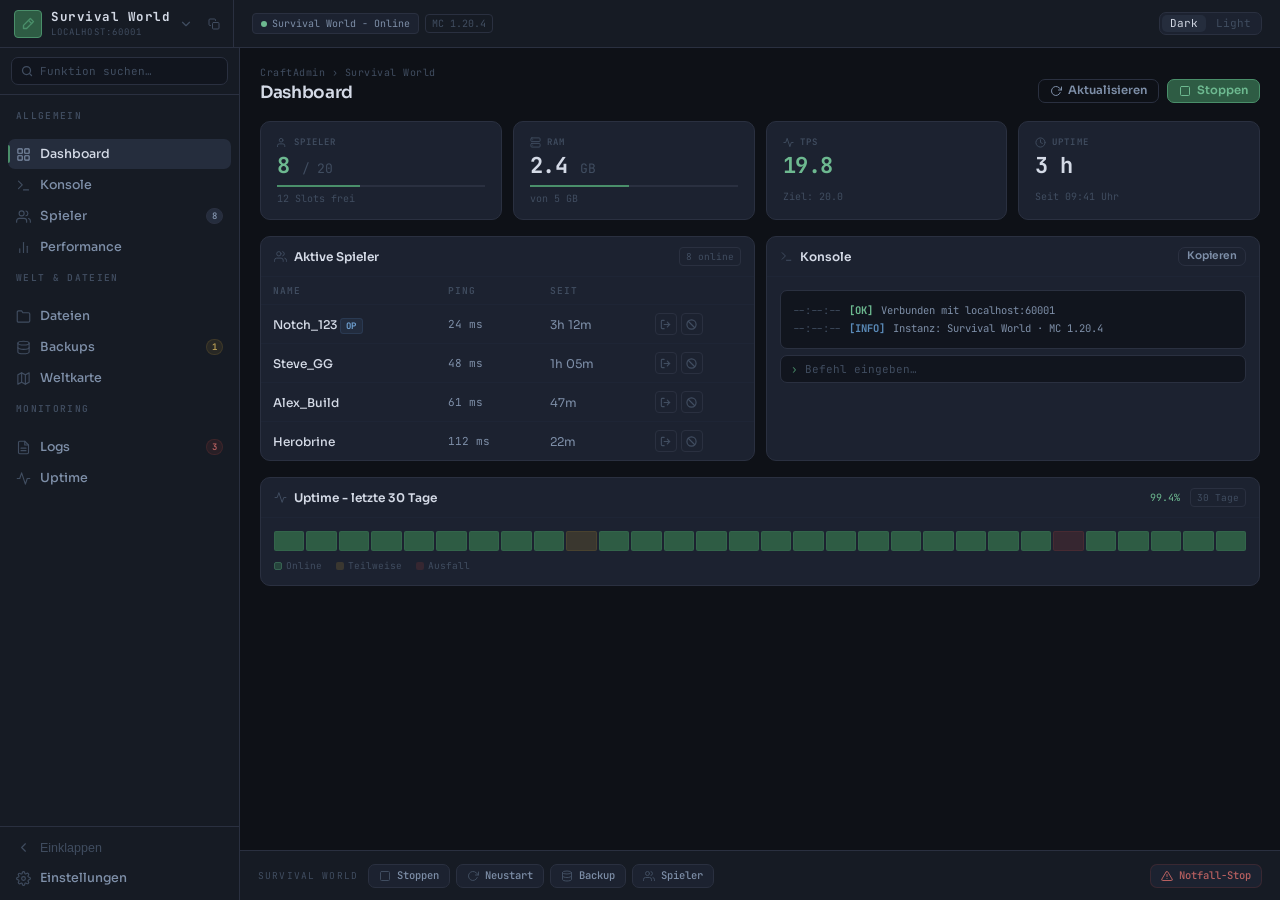
<file: index_old.html>
<!DOCTYPE html>
<html lang="de">
<head>
<meta charset="UTF-8">
<meta name="viewport" content="width=device-width, initial-scale=1.0">
<title>CraftAdmin - Minecraft Dashboard</title>
<link href="https://fonts.googleapis.com/css2?family=JetBrains+Mono:wght@300;400;500;600;700&family=Sora:wght@300;400;500;600&display=swap" rel="stylesheet">
<style>
:root {
  --bg-base:       #0e1117;
  --bg-surface:    #161b24;
  --bg-card:       #1c2230;
  --bg-hover:      #202736;
  --bg-active:     #252d3d;
  --bg-input:      #11151e;

  --border:        #2a3040;
  --border-subtle: #1e2535;
  --border-focus:  #3d5a80;

  --text-primary:  #d4dae6;
  --text-secondary:#7e8fa8;
  --text-muted:    #404d60;

  --accent:        #4a8f6a;
  --accent-dim:    #2e5c44;
  --accent-glow:   rgba(74,143,106,0.12);

  --text-online:   #6db990;
  --text-warn:     #b89d55;
  --text-offline:  #5a6478;
  --text-error:    #b86060;

  --sidebar-w: 240px;
  --font-mono: 'JetBrains Mono', monospace;
  --font-ui:   'Sora', sans-serif;
  --r-sm: 4px; --r-md: 7px; --r-lg: 10px;
  --shadow-card: 0 2px 8px rgba(0,0,0,0.35);
  --t: 140ms ease;
}

[data-theme="light"] {
  --bg-base:       #f0f2f6;
  --bg-surface:    #ffffff;
  --bg-card:       #ffffff;
  --bg-hover:      #f4f5f8;
  --bg-active:     #eaecf2;
  --bg-input:      #f8f9fb;
  --border:        #dde1ea;
  --border-subtle: #eaecf2;
  --border-focus:  #3d5a80;
  --text-primary:  #1a2032;
  --text-secondary:#5a6a82;
  --text-muted:    #a0aab8;
  --accent:        #2e7a50;
  --accent-dim:    #d4ead9;
  --accent-glow:   rgba(46,122,80,0.08);
  --text-online:   #2a6e40;
  --text-warn:     #8a6820;
  --text-offline:  #8090a8;
  --text-error:    #8a3030;
  --shadow-card: 0 1px 4px rgba(0,0,0,0.10);
}

*,*::before,*::after { box-sizing: border-box; margin: 0; padding: 0; }
html { height: 100%; }
body {
  font-family: var(--font-ui);
  font-size: 13px;
  background: var(--bg-base);
  color: var(--text-primary);
  height: 100vh;
  display: grid;
  grid-template-areas:
    "header header"
    "sidebar main"
    "sidebar footer";
  grid-template-rows: auto 1fr auto;
  grid-template-columns: var(--sidebar-w) 1fr;
  overflow: hidden;
  transition: background 0.25s, color 0.25s, grid-template-columns 0.22s ease;
}
body.sidebar-collapsed {
  grid-template-columns: 55px 1fr;
}

/* Im kollapierten Zustand Text/Badges ausblenden, Icons zentrieren */
body.sidebar-collapsed .sidebar .nav-text,
body.sidebar-collapsed .sidebar .nav-badge,
body.sidebar-collapsed .sidebar .sidebar-search { display: none; }

/* Nav-group als Trennbalken - gleiche Höhe wie normal, Text unsichtbar */
body.sidebar-collapsed .sidebar .nav-group {
  padding: 10px 8px 4px;
  font-size: 0;
  line-height: 1;
  height: 24px;
  box-sizing: content-box;
  display: flex; align-items: center; justify-content: center;
}
body.sidebar-collapsed .sidebar .nav-group::after {
  content: '';
  display: block;
  width: 60%;
  height: 1px;
  background: var(--border);
  border-radius: 1px;
}

body.sidebar-collapsed .sidebar .nav-link {
  justify-content: center;
  padding: 7px 8px;
  gap: 0;
}
body.sidebar-collapsed .sidebar .sidebar-nav { padding: 6px 8px; }
body.sidebar-collapsed .sidebar .sidebar-footer { padding: 6px 8px; }

/* ── HEADER ── */
.app-header {
  grid-area: header;
  height: 48px;
  background: var(--bg-surface);
  border-bottom: 1px solid var(--border);
  display: flex; align-items: center;
  z-index: 20;
  transition: background 0.25s;
}

/* ── SIDEBAR ── */
.sidebar {
  grid-area: sidebar;
  background: var(--bg-surface);
  border-right: 1px solid var(--border);
  display: flex;
  flex-direction: column;
  overflow: hidden;
  z-index: 10;
  position: relative;
  transition: background 0.25s, border-color 0.25s;
}

/* ── MAIN ── */
.main {
  grid-area: main;
  display: flex; flex-direction: column;
  overflow: hidden; min-width: 0;
}

/* ── FOOTER ── */
.app-footer {
  grid-area: footer;
}

/* Toggle button - styled as normal nav-link */
.sidebar-toggle-btn {
  display: flex; align-items: center; gap: 9px;
  width: 100%; padding: 7px 8px; border-radius: var(--r-md);
  background: none; border: none; cursor: pointer;
  color: var(--text-muted); font-size: 12.5px; font-weight: 500;
  transition: background var(--t), color var(--t);
  white-space: nowrap; margin-bottom: 1px;
}
.sidebar-toggle-btn:hover { background: var(--bg-hover); color: var(--text-primary); }
.sidebar-toggle-btn svg { width: 15px; height: 15px; flex-shrink: 0; transition: transform 0.22s ease; }
body.sidebar-collapsed .sidebar-toggle-btn svg { transform: rotate(180deg); }
body.sidebar-collapsed .sidebar-toggle-btn { justify-content: center; padding: 7px 0; gap: 0; }

/* Instance selector */
.instance-selector {
  position: relative;
  flex-shrink: 0;
}

.instance-btn {
  display: flex;
  align-items: center;
  gap: 9px;
  flex: 1;
  padding: 13px 10px 13px 14px;
  background: none;
  border: none;
  cursor: pointer;
  color: var(--text-primary);
  text-align: left;
  transition: background var(--t);
  min-width: 0;
}
.instance-btn:hover { background: var(--bg-hover); }

.instance-header-row {
  display: flex;
  align-items: center;
  padding-right: 8px;
}
.instance-header-row:hover { background: var(--bg-hover); }

.instance-icon {
  width: 28px; height: 28px;
  background: var(--accent-dim);
  border: 1px solid var(--accent);
  border-radius: var(--r-sm);
  display: flex; align-items: center; justify-content: center;
  flex-shrink: 0;
  color: var(--accent);
}

.instance-label { display: flex; flex-direction: column; line-height: 1.15; flex: 1; min-width: 0; }
.instance-name { font-family: var(--font-mono); font-size: 12.5px; font-weight: 700; letter-spacing: 0.04em; white-space: nowrap; overflow: hidden; text-overflow: ellipsis; }
.instance-sub  { font-family: var(--font-mono); font-size: 9px; letter-spacing: 0.12em; color: var(--text-muted); text-transform: uppercase; margin-top: 2px; white-space: nowrap; overflow: hidden; text-overflow: ellipsis; }

.instance-copy {
  width: 22px; height: 22px;
  background: none; border: 1px solid transparent;
  border-radius: var(--r-sm);
  display: flex; align-items: center; justify-content: center;
  cursor: pointer; color: var(--text-muted);
  flex-shrink: 0; transition: all var(--t);
}
.instance-copy:hover { background: var(--bg-active); border-color: var(--border); color: var(--text-primary); }

.instance-chevron { color: var(--text-muted); flex-shrink: 0; transition: transform var(--t); }
.instance-selector.open .instance-chevron { transform: rotate(180deg); }

.instance-dropdown {
  display: none;
  position: absolute;
  top: calc(100% + 3px);
  left: 8px; right: 8px;
  background: var(--bg-card);
  border: 1px solid var(--border);
  border-radius: var(--r-md);
  z-index: 100;
  overflow: hidden;
}
.instance-selector.open .instance-dropdown { display: block; }

.instance-dropdown-header {
  font-family: var(--font-mono); font-size: 9px; font-weight: 600;
  letter-spacing: 0.14em; text-transform: uppercase;
  color: var(--text-muted); padding: 8px 10px 4px;
}

.instance-option {
  display: flex; align-items: center; gap: 9px;
  padding: 8px 10px; cursor: pointer;
  transition: background var(--t);
}
.instance-option:hover { background: var(--bg-hover); }
.instance-option.active { background: var(--bg-active); }

.iopt-dot { width: 6px; height: 6px; border-radius: 50%; flex-shrink: 0; }
.iopt-label { display: flex; flex-direction: column; line-height: 1.2; flex: 1; min-width: 0; }
.iopt-name { font-family: var(--font-mono); font-size: 11.5px; font-weight: 600; color: var(--text-primary); white-space: nowrap; overflow: hidden; text-overflow: ellipsis; }
.iopt-addr { font-family: var(--font-mono); font-size: 9.5px; color: var(--text-muted); }
.iopt-check { color: var(--accent); flex-shrink: 0; }

.instance-dropdown-footer { border-top: 1px solid var(--border); padding: 4px; }
.instance-add-btn {
  display: flex; align-items: center; gap: 7px;
  width: 100%; padding: 7px 8px;
  background: none; border: none; cursor: pointer;
  border-radius: var(--r-sm);
  font-family: var(--font-mono); font-size: 11px; color: var(--text-muted);
  transition: background var(--t), color var(--t);
}
.instance-add-btn:hover { background: var(--bg-hover); color: var(--text-primary); }

.sidebar-search { padding: 9px 11px; border-bottom: 1px solid var(--border); flex-shrink: 0; }
.search-box {
  display: flex; align-items: center; gap: 7px;
  background: var(--bg-input); border: 1px solid var(--border);
  border-radius: var(--r-md); padding: 6px 9px;
  transition: border-color var(--t);
}
.search-box:focus-within { border-color: var(--border-focus); }
.search-box input {
  background: none; border: none; outline: none;
  font-family: var(--font-mono); font-size: 11px;
  color: var(--text-primary); width: 100%;
}
.search-box input::placeholder { color: var(--text-muted); }
.search-box svg { color: var(--text-muted); flex-shrink: 0; }

.sidebar-nav { flex: 1; overflow-y: auto; padding: 6px 8px; scrollbar-width: none; }
.sidebar-nav::-webkit-scrollbar { display: none; }

.nav-group {
  font-family: var(--font-mono); font-size: 9.5px; font-weight: 600;
  letter-spacing: 0.14em; text-transform: uppercase;
  color: var(--text-muted); padding: 10px 8px 4px;
  line-height: 1; height: 24px; box-sizing: content-box;
}

.nav-link {
  display: flex; align-items: center; gap: 9px;
  padding: 7px 8px; border-radius: var(--r-md);
  cursor: pointer; text-decoration: none;
  color: var(--text-secondary); font-size: 12.5px; font-weight: 500;
  margin-bottom: 1px; transition: background var(--t), color var(--t);
  position: relative; overflow: hidden; white-space: nowrap;
}
.nav-link:hover { background: var(--bg-hover); color: var(--text-primary); }
.nav-link.active { background: var(--bg-active); color: var(--text-primary); }
.nav-link.active::before {
  content: ''; position: absolute; left: 0; top: 20%; bottom: 20%;
  width: 2px; background: var(--accent); border-radius: 0 2px 2px 0;
}
.nav-icon { width: 15px; height: 15px; color: var(--text-muted); flex-shrink: 0; transition: color var(--t); }
.nav-link:hover .nav-icon, .nav-link.active .nav-icon { color: var(--text-secondary); }

.nav-badge {
  margin-left: auto; font-family: var(--font-mono); font-size: 9px;
  font-weight: 600; padding: 1px 5px; border-radius: 99px;
  background: var(--bg-active); color: var(--text-secondary);
  border: 1px solid var(--border); flex-shrink: 0;
}
.nav-badge.warn { background: rgba(122,100,48,0.18); color: var(--text-warn); border-color: rgba(122,100,48,0.28); }
.nav-badge.err  { background: rgba(122,53,53,0.18);  color: var(--text-error); border-color: rgba(122,53,53,0.28); }

.sidebar-footer { border-top: 1px solid var(--border); padding: 6px 8px; flex-shrink: 0; }

/* ── MAIN ── */
.main { flex: 1; display: flex; flex-direction: column; overflow: hidden; min-width: 0; }

/* ── HEADER component styles ── */
.status-rail { display: flex; align-items: center; gap: 6px; flex: 1; overflow: hidden; min-width: 0; padding: 0 18px; }
.schip {
  display: flex; align-items: center; gap: 5px;
  background: var(--bg-card); border: 1px solid var(--border);
  border-radius: var(--r-sm); padding: 3px 8px;
  font-family: var(--font-mono); font-size: 10px;
  color: var(--text-secondary); white-space: nowrap; flex-shrink: 0;
}
.dot { width: 6px; height: 6px; border-radius: 50%; flex-shrink: 0; }
.dot-on  { background: var(--text-online); animation: blink 2.5s ease-in-out infinite; }
.dot-warn{ background: var(--text-warn); }
.dot-off { background: var(--text-muted); }
@keyframes blink { 0%,100%{opacity:1} 50%{opacity:0.4} }
.topbar-end { display: flex; align-items: center; gap: 8px; padding-right: 18px; flex-shrink: 0; }
.version-tag {
  font-family: var(--font-mono); font-size: 10px; color: var(--text-muted);
  padding: 2px 6px; border: 1px solid var(--border); border-radius: var(--r-sm);
}
/* Instance selector inside app-header: no bottom border, right border separator */
.app-header .instance-selector {
  border-bottom: none;
  border-right: 1px solid var(--border);
  flex-shrink: 0;
  height: 100%;
  display: flex; align-items: center;
}
.app-header .instance-selector .instance-dropdown {
  top: calc(100% + 3px);
  left: 0; right: auto;
  min-width: 220px;
}

.theme-toggle {
  display: flex; align-items: center;
  background: var(--bg-card); border: 1px solid var(--border);
  border-radius: var(--r-md); padding: 2px; gap: 2px;
}
.topt {
  padding: 3px 8px; border-radius: 5px; border: none;
  background: transparent; color: var(--text-muted);
  cursor: pointer; font-size: 11px; font-family: var(--font-mono);
  transition: all var(--t); line-height: 1;
}
.topt:hover { color: var(--text-primary); }
.topt.active { background: var(--bg-active); color: var(--text-primary); }

/* ── CONTENT ── */
.content {
  flex: 1; padding: 18px 20px;
  display: flex; flex-direction: column;
  min-height: 0; overflow: hidden;
}

/* Dashboard page scrolls normally */
.page-dashboard { display: none; overflow-y: auto; flex: 1; }
.page-dashboard.active-page {
  display: block;
  overflow-y: auto;
  scrollbar-width: thin; scrollbar-color: var(--border) transparent;
}
.page-dashboard.active-page::-webkit-scrollbar { width: 5px; }
.page-dashboard.active-page::-webkit-scrollbar-thumb { background: var(--border); }

.page-files { display: none; }
.page-files.active-page { display: flex; flex-direction: column; flex: 1; min-height: 0; overflow-y: auto; scrollbar-width: thin; scrollbar-color: var(--border) transparent; }
.page-files.active-page::-webkit-scrollbar { width: 5px; }
.page-files.active-page::-webkit-scrollbar-thumb { background: var(--border); }

/* Page head */
.page-head { display: flex; align-items: flex-end; justify-content: space-between; margin-bottom: 18px; }
.page-crumb { font-family: var(--font-mono); font-size: 10px; color: var(--text-muted); letter-spacing: 0.05em; margin-bottom: 3px; }
.page-title { font-size: 17px; font-weight: 600; letter-spacing: -0.02em; }

/* Buttons */
.btn {
  display: inline-flex; align-items: center; gap: 6px;
  padding: 5px 11px; border-radius: var(--r-md);
  font-family: var(--font-ui); font-size: 11.5px; font-weight: 600;
  cursor: pointer; border: 1px solid transparent;
  transition: all var(--t); white-space: nowrap; line-height: 1;
}
.btn svg { width: 12px; height: 12px; }
.btn-ghost { background: transparent; border-color: var(--border); color: var(--text-secondary); }
.btn-ghost:hover { background: var(--bg-hover); border-color: var(--border-focus); color: var(--text-primary); }
.btn-primary { background: var(--accent-dim); border-color: var(--accent); color: var(--text-online); }
.btn-primary:hover { background: var(--accent); color: var(--bg-base); }

/* ── STAT BAR ── */
.stat-bar {
  display: grid;
  grid-template-columns: repeat(4, 1fr);
  gap: 11px;
  margin-bottom: 16px;
}

.stat-tile {
  background: var(--bg-card);
  border: 1px solid var(--border);
  border-radius: var(--r-lg);
  padding: 14px 16px;
  animation: fu 0.22s ease both;
}

.stat-tile:nth-child(1){animation-delay:.03s}
.stat-tile:nth-child(2){animation-delay:.06s}
.stat-tile:nth-child(3){animation-delay:.09s}
.stat-tile:nth-child(4){animation-delay:.12s}

.stat-label {
  font-family: var(--font-mono);
  font-size: 9px;
  font-weight: 600;
  letter-spacing: 0.12em;
  text-transform: uppercase;
  color: var(--text-muted);
  margin-bottom: 7px;
  display: flex;
  align-items: center;
  gap: 6px;
}

.stat-label svg { color: var(--text-muted); }

.stat-value {
  font-family: var(--font-mono);
  font-size: 22px;
  font-weight: 700;
  color: var(--text-primary);
  letter-spacing: -0.02em;
  line-height: 1;
  margin-bottom: 6px;
}

.stat-value.good { color: var(--text-online); }
.stat-value.warn { color: var(--text-warn); }
.stat-value.muted { color: var(--text-muted); }

.stat-sub {
  font-family: var(--font-mono);
  font-size: 10px;
  color: var(--text-muted);
}

.stat-prog { height: 2px; background: var(--border); overflow: hidden; margin-top: 8px; }
.stat-pf   { height: 100%; background: var(--accent); transition: width 0.5s; }
.stat-pf.w { background: var(--text-warn); }
.stat-pf.h { background: var(--text-error); }

/* Instance offline state */
.instance-offline-banner {
  background: var(--bg-card);
  border: 1px solid var(--border);
  border-radius: var(--r-lg);
  padding: 28px 20px;
  text-align: center;
  margin-bottom: 16px;
}
.instance-offline-banner svg { color: var(--text-muted); margin-bottom: 10px; }
.instance-offline-banner .ob-title { font-size: 14px; font-weight: 600; color: var(--text-secondary); margin-bottom: 5px; }
.instance-offline-banner .ob-sub   { font-family: var(--font-mono); font-size: 10px; color: var(--text-muted); margin-bottom: 14px; }

/* ── DETAIL ROW ── */
.detail-row { display: grid; grid-template-columns: 1fr 1fr; gap: 11px; margin-bottom: 16px; }

.card { background: var(--bg-card); border: 1px solid var(--border); border-radius: var(--r-lg); overflow: hidden; animation: fu 0.25s ease both; }

.card-head {
  display: flex; align-items: center; justify-content: space-between;
  padding: 10px 13px; border-bottom: 1px solid var(--border-subtle);
}
.card-title { font-size: 12px; font-weight: 600; display: flex; align-items: center; gap: 7px; }
.card-title svg { color: var(--text-muted); }
.card-body { padding: 13px; }
.chip { font-family: var(--font-mono); font-size: 9.5px; color: var(--text-muted); padding: 2px 6px; border: 1px solid var(--border); border-radius: var(--r-sm); }

/* Player table */
.ptable { width: 100%; border-collapse: collapse; }
.ptable th { font-family: var(--font-mono); font-size: 9.5px; font-weight: 600; letter-spacing: 0.1em; text-transform: uppercase; color: var(--text-muted); padding: 7px 12px; border-bottom: 1px solid var(--border-subtle); text-align: left; }
.ptable td { padding: 8px 12px; border-bottom: 1px solid var(--border-subtle); color: var(--text-secondary); font-size: 12px; }
.ptable tr:last-child td { border-bottom: none; }
.ptable tr:hover td { background: var(--bg-hover); color: var(--text-primary); }

.rtag { font-family: var(--font-mono); font-size: 9px; font-weight: 700; padding: 1px 5px; border-radius: 3px; letter-spacing: 0.05em; text-transform: uppercase; }
.r-a { background: rgba(122,53,53,0.15);  color: var(--text-error);  border: 1px solid rgba(122,53,53,0.28); }
.r-m { background: rgba(61,90,128,0.18);  color: #6e9fd0;            border: 1px solid rgba(61,90,128,0.3); }
.r-v { background: rgba(80,62,110,0.18);  color: #9a7ec8;            border: 1px solid rgba(80,62,110,0.3); }
.r-p { background: var(--bg-active);      color: var(--text-muted);   border: 1px solid var(--border); }

/* Console */
.con-out {
  background: var(--bg-input); border: 1px solid var(--border);
  border-radius: var(--r-md); padding: 10px 12px;
  font-family: var(--font-mono); font-size: 10.5px; line-height: 1.8;
  max-height: 162px; overflow-y: auto;
  scrollbar-width: thin; scrollbar-color: var(--border) transparent;
}
.con-out::-webkit-scrollbar { width: 3px; }
.con-out::-webkit-scrollbar-thumb { background: var(--border); }

.cl { display: flex; gap: 8px; }
.cl-t { color: var(--text-muted); flex-shrink: 0; }
.cl-l { flex-shrink: 0; font-weight: 700; }
.lv-ok   { color: var(--text-online); }
.lv-info { color: #5a8ab8; }
.lv-warn { color: var(--text-warn); }
.lv-err  { color: var(--text-error); }
.cl-m { color: var(--text-secondary); }
.cl-m em { color: var(--text-online); font-style: normal; }

.con-in {
  display: flex; align-items: center; gap: 7px;
  background: var(--bg-input); border: 1px solid var(--border);
  border-radius: var(--r-md); padding: 6px 10px; margin-top: 6px;
  transition: border-color var(--t);
}
.con-in:focus-within { border-color: var(--border-focus); }
.ci-p { font-family: var(--font-mono); font-size: 11px; color: var(--accent); flex-shrink: 0; }
.ci-i { background: none; border: none; outline: none; font-family: var(--font-mono); font-size: 11px; color: var(--text-primary); width: 100%; }
.ci-i::placeholder { color: var(--text-muted); }

/* Uptime */
.ubars { display: grid; grid-template-columns: repeat(30,1fr); gap: 2px; }
.ub { height: 20px; border-radius: 2px; background: var(--accent-dim); border: 1px solid rgba(74,143,106,0.18); cursor: default; transition: opacity var(--t); }
.ub:hover { opacity: 0.65; }
.ub.partial { background: rgba(122,100,48,0.32); border-color: rgba(122,100,48,0.25); }
.ub.down    { background: rgba(122,53,53,0.28);  border-color: rgba(122,53,53,0.25); }
.ub.empty   { background: var(--bg-active); border-color: var(--border-subtle); }

.uleg { display: flex; gap: 14px; margin-top: 8px; font-family: var(--font-mono); font-size: 9.5px; color: var(--text-muted); }
.uld  { width: 8px; height: 8px; border-radius: 2px; display: inline-block; vertical-align: middle; margin-right: 4px; }

/* ── QUICKBAR ── */
.quickbar {
  height: 50px; background: var(--bg-surface); border-top: 1px solid var(--border);
  display: flex; align-items: center; padding: 0 18px; gap: 6px;
  flex-shrink: 0; transition: background 0.25s; width: 100%;
}
.qbar-label { font-family: var(--font-mono); font-size: 9.5px; letter-spacing: 0.12em; text-transform: uppercase; color: var(--text-muted); flex-shrink: 0; margin-right: 4px; }

.qbtn {
  display: flex; align-items: center; gap: 6px;
  background: var(--bg-card); border: 1px solid var(--border);
  border-radius: var(--r-md); padding: 5px 10px; cursor: pointer;
  font-family: var(--font-mono); font-size: 10.5px; font-weight: 500;
  color: var(--text-secondary); transition: all var(--t); white-space: nowrap; line-height: 1;
}
.qbtn svg { width: 12px; height: 12px; color: var(--text-muted); transition: color var(--t); flex-shrink: 0; }
.qbtn:hover { background: var(--bg-hover); border-color: var(--border-focus); color: var(--text-primary); }
.qbtn:hover svg { color: var(--text-primary); }

.qbtn.qp { background: var(--accent-dim); border-color: var(--accent); color: var(--text-online); }
.qbtn.qp svg { color: var(--text-online); }
.qbtn.qp:hover { background: var(--accent); color: var(--bg-base); }
.qbtn.qp:hover svg { color: var(--bg-base); }

.qbtn.qd { border-color: rgba(122,53,53,0.3); color: var(--text-error); }
.qbtn.qd svg { color: var(--text-error); }
.qbtn.qd:hover { border-color: var(--text-error); background: rgba(122,53,53,0.12); }

.qbar-sp { flex: 1; }

/* Player action buttons */
.pact {
  display: inline-flex; align-items: center; justify-content: center;
  width: 22px; height: 22px;
  background: none; border: 1px solid var(--border);
  border-radius: var(--r-sm); cursor: pointer;
  color: var(--text-muted); transition: all var(--t); flex-shrink: 0;
}
.pact svg { width: 11px; height: 11px; pointer-events: none; }
.pact:hover { background: var(--bg-hover); color: var(--text-primary); border-color: var(--border-focus); }
.pact.ban:hover { background: rgba(122,53,53,0.12); color: var(--text-error); border-color: rgba(122,53,53,0.4); }
.pact-group { display: flex; gap: 4px; }

.op-tag {
  font-family: var(--font-mono); font-size: 9px; font-weight: 700;
  padding: 1px 5px; border-radius: 3px; letter-spacing: 0.05em;
  background: rgba(61,90,128,0.18); color: #6e9fd0;
  border: 1px solid rgba(61,90,128,0.3);
  white-space: nowrap;
}

/* ── CONSOLE PAGE ── */
.page-console { display: none; }
.page-console.active-page {
  display: flex; flex-direction: column;
  flex: 1; min-height: 0;
}

.con-page-head {
  display: flex; align-items: flex-end;
  justify-content: space-between;
  margin-bottom: 14px; flex-shrink: 0;
}

/* Main console layout - full width, fills remaining height */
.con-layout {
  flex: 1; display: flex; flex-direction: column; min-height: 0;
}

/* Output area - fills all space between header and input */
.con-output-wrap {
  flex: 1; display: flex; flex-direction: column;
  background: var(--bg-card); border: 1px solid var(--border);
  border-radius: var(--r-lg); overflow: hidden; min-height: 0;
}

.con-output-head {
  display: flex; align-items: center; justify-content: space-between;
  padding: 9px 13px; border-bottom: 1px solid var(--border-subtle);
  flex-shrink: 0;
}

.con-search-bar {
  display: flex; align-items: center; gap: 6px;
  padding: 6px 13px; border-bottom: 1px solid var(--border-subtle);
  flex-shrink: 0;
}
.con-search {
  display: flex; align-items: center; gap: 6px;
  background: var(--bg-input); border: 1px solid var(--border);
  border-radius: var(--r-md); padding: 5px 9px; flex: 1;
  transition: border-color var(--t);
}
.con-search:focus-within { border-color: var(--border-focus); }
.con-search input {
  background: none; border: none; outline: none;
  font-family: var(--font-mono); font-size: 11px;
  color: var(--text-primary); width: 100%;
}
.con-search input::placeholder { color: var(--text-muted); }
.con-search svg { color: var(--text-muted); flex-shrink: 0; }
.con-search-count {
  font-family: var(--font-mono); font-size: 10px;
  color: var(--text-muted); white-space: nowrap; flex-shrink: 0;
}

.con-output-title {
  font-size: 12px; font-weight: 600;
  display: flex; align-items: center; gap: 7px;
}
.con-output-title svg { color: var(--text-muted); }

.con-filters {
  display: flex; align-items: center; gap: 4px;
}

.con-filter-btn {
  font-family: var(--font-mono); font-size: 9.5px; font-weight: 700;
  padding: 2px 7px; border-radius: var(--r-sm);
  border: 1px solid var(--border); background: transparent;
  cursor: pointer; transition: all var(--t); letter-spacing: 0.05em;
  color: var(--text-muted);
}
.con-filter-btn:hover { color: var(--text-primary); border-color: var(--border-focus); }
.con-filter-btn.on-f  { color: var(--text-online);  background: rgba(61,122,86,0.12); border-color: rgba(61,122,86,0.3); }
.con-filter-btn.info-f{ color: #5a8ab8;              background: rgba(61,90,128,0.12); border-color: rgba(61,90,128,0.3); }
.con-filter-btn.warn-f{ color: var(--text-warn);    background: rgba(122,100,48,0.12); border-color: rgba(122,100,48,0.3); }
.con-filter-btn.err-f { color: var(--text-error);   background: rgba(122,53,53,0.12); border-color: rgba(122,53,53,0.3); }

.con-output-scroll {
  flex: 1; overflow-y: auto; padding: 10px 14px;
  font-family: var(--font-mono); font-size: 11px; line-height: 1.75;
  scrollbar-width: thin; scrollbar-color: var(--border) transparent;
  scrollbar-gutter: stable;
}
.con-output-scroll::-webkit-scrollbar { width: 4px; }
.con-output-scroll::-webkit-scrollbar-thumb { background: var(--border); }

/* Log line */
.con-line {
  display: flex; gap: 9px; align-items: baseline;
  padding: 1px 0; border-bottom: 1px solid transparent;
}
.con-line.nowrap .cl-msg { white-space: pre; word-break: normal; overflow-x: auto; }
.con-line:hover { background: var(--bg-hover); margin: 0 -14px; padding: 1px 14px; }
.con-line.hidden { display: none; }
.cl-thread { color: var(--text-muted); flex-shrink: 0; font-size: 10px; }
.cl-lv { flex-shrink: 0; font-weight: 700; font-size: 10px; min-width: 42px; }
.cl-msg { color: var(--text-secondary); word-break: break-word; }
.cl-msg em { color: var(--text-online); font-style: normal; }
.cl-msg .cm-cmd { color: #6e9fd0; }

/* Input */
.con-input-row {
  display: flex; align-items: center; gap: 8px;
  padding: 10px 13px; border-top: 1px solid var(--border-subtle);
  flex-shrink: 0;
}
.con-prompt-wrap {
  display: flex; align-items: center; gap: 7px;
  flex: 1; background: var(--bg-input); border: 1px solid var(--border);
  border-radius: var(--r-md); padding: 7px 10px;
  transition: border-color var(--t);
}
.con-prompt-wrap:focus-within { border-color: var(--border-focus); }
.con-prompt-sym { font-family: var(--font-mono); font-size: 12px; color: var(--accent); flex-shrink: 0; }
.con-prompt-input {
  background: none; border: none; outline: none;
  font-family: var(--font-mono); font-size: 11.5px;
  color: var(--text-primary); width: 100%;
}
.con-prompt-input::placeholder { color: var(--text-muted); }

/* ── PLAYER PAGE ── */
.page-players { display: none; }
.page-players.active-page {
  display: flex; flex-direction: column;
  flex: 1; min-height: 0; overflow-y: auto;
  scrollbar-width: thin; scrollbar-color: var(--border) transparent;
}
.page-players.active-page::-webkit-scrollbar { width: 5px; }
.page-players.active-page::-webkit-scrollbar-thumb { background: var(--border); }

/* Stat row */
.pl-stat-row {
  display: grid;
  grid-template-columns: repeat(4, 1fr);
  gap: 11px;
  margin-bottom: 16px;
  flex-shrink: 0;
}

/* Search + filter toolbar */
.pl-toolbar {
  display: flex; align-items: center; gap: 8px;
  margin-bottom: 12px; flex-shrink: 0;
}
.pl-search {
  display: flex; align-items: center; gap: 7px;
  background: var(--bg-input); border: 1px solid var(--border);
  border-radius: var(--r-md); padding: 6px 10px; flex: 1;
  transition: border-color var(--t);
}
.pl-search:focus-within { border-color: var(--border-focus); }
.pl-search input {
  background: none; border: none; outline: none;
  font-family: var(--font-mono); font-size: 11px;
  color: var(--text-primary); width: 100%;
}
.pl-search input::placeholder { color: var(--text-muted); }
.pl-search svg { color: var(--text-muted); flex-shrink: 0; }

.pl-filter-btn {
  display: flex; align-items: center; gap: 5px;
  padding: 5px 10px; border-radius: var(--r-md);
  background: var(--bg-card); border: 1px solid var(--border);
  font-family: var(--font-mono); font-size: 10.5px;
  color: var(--text-secondary); cursor: pointer;
  transition: all var(--t); white-space: nowrap;
}
.pl-filter-btn:hover { background: var(--bg-hover); color: var(--text-primary); border-color: var(--border-focus); }
.pl-filter-btn.active { background: var(--bg-active); color: var(--text-primary); border-color: var(--border-focus); }
.pl-filter-btn svg { width: 11px; height: 11px; }

/* Player list + detail split */
.pl-body {
  display: grid;
  grid-template-columns: 1fr 280px;
  gap: 11px;
  flex: 1; min-height: 0;
  min-width: 0;
}

/* Player list card */
.pl-list-card {
  background: var(--bg-card); border: 1px solid var(--border);
  border-radius: var(--r-lg); overflow: hidden;
  display: flex; flex-direction: column;
  min-width: 0;
  container-type: inline-size;
  container-name: pl-list;
}
/* Single grid spans header + all rows - no alignment drift possible */
.pl-list-scroll {
  flex: 1; overflow-y: auto; overflow-x: hidden;
  scrollbar-width: thin; scrollbar-color: var(--border) transparent;
  display: grid;
  grid-template-columns: minmax(0, 1fr) 70px 80px 90px 58px;
  align-content: start;
}
.pl-list-scroll::-webkit-scrollbar { width: 4px; }
.pl-list-scroll::-webkit-scrollbar-thumb { background: var(--border); }

.pl-list-head {
  display: contents;
}
.pl-list-head > span {
  padding: 7px 0;
  border-bottom: 1px solid var(--border-subtle);
  font-family: var(--font-mono); font-size: 9.5px; font-weight: 600;
  letter-spacing: 0.1em; text-transform: uppercase; color: var(--text-muted);
  position: sticky; top: 0; background: var(--bg-card); z-index: 1;
}
.pl-list-head > span:first-child { padding-left: 14px; }
.pl-list-head > span:last-child  { padding-right: 14px; }

/* Sortable column headers */
.sort-col {
  cursor: pointer; display: flex; align-items: center; gap: 3px;
  user-select: none;
}
.sort-col:hover { color: var(--text-primary); }
.sort-col.sort-active { color: var(--text-primary); }
.sort-arrow {
  opacity: 0.3; font-size: 9px; transition: opacity var(--t); flex-shrink: 0;
}
.sort-col:hover .sort-arrow,
.sort-col.sort-active .sort-arrow { opacity: 1; }

/* Player row - display:contents so its children become direct grid items */
.pl-row {
  display: contents;
  cursor: pointer;
}
.pl-row > * {
  display: flex; align-items: center;
  height: 40px; padding: 0;
  border-bottom: 1px solid var(--border-subtle);
  transition: background var(--t);
  overflow: hidden;
}
.pl-row:last-child > * { border-bottom: none; }
.pl-row > *:first-child { padding-left: 14px; }
.pl-row > *:last-child  { padding-right: 14px; }
.pl-row:hover > * { background: var(--bg-hover); cursor: pointer; }
.pl-row.selected > * { background: var(--bg-active); }

.pl-name-cell {
  display: flex; align-items: center; gap: 6px; min-width: 0; overflow: hidden;
}
.pl-avatar {
  width: 26px; height: 26px; border-radius: var(--r-sm);
  background: var(--bg-active); border: 1px solid var(--border);
  display: flex; align-items: center; justify-content: center;
  flex-shrink: 0; font-family: var(--font-mono); font-size: 10px;
  font-weight: 700; color: var(--text-muted);
  text-transform: uppercase;
}
.pl-avatar.op { border-color: rgba(61,90,128,0.5); color: #6e9fd0; background: rgba(61,90,128,0.1); }

.pl-pname {
  font-size: 12.5px; font-weight: 600; color: var(--text-primary);
  white-space: nowrap; overflow: hidden;
  flex-shrink: 1; min-width: 0;
}
.pl-name-tag { flex-shrink: 0; }

.pl-ping-cell, .pl-since-cell, .pl-world-cell, .pl-act-cell {
  font-family: var(--font-mono); font-size: 11px; color: var(--text-muted);
  white-space: nowrap;
}
.pl-ping-cell.good { color: var(--text-online); }
.pl-ping-cell.warn { color: var(--text-warn); }
.pl-ping-cell.bad  { color: var(--text-error); }
.pl-act-cell { display: flex; gap: 4px; }

/* Responsive columns via container queries - hide columns as card gets narrower */
@container pl-list (max-width: 519px) {
  .pl-list-scroll   { grid-template-columns: minmax(0, 1fr) 70px 80px 58px; }
  .pl-world-cell, .pl-list-head > span:nth-child(4) { display: none; }
}
@container pl-list (max-width: 399px) {
  .pl-list-scroll   { grid-template-columns: minmax(0, 1fr) 70px 58px; }
  .pl-since-cell, .pl-list-head > span:nth-child(3) { display: none; }
}
@container pl-list (max-width: 279px) {
  .pl-list-scroll   { grid-template-columns: minmax(0, 1fr) 58px; }
  .pl-ping-cell, .pl-list-head > span:nth-child(2) { display: none; }
}
@container pl-list (max-width: 159px) {
  .pl-list-scroll   { grid-template-columns: minmax(0, 1fr); }
  .pl-act-cell, .pl-list-head > span:nth-child(5) { display: none; }
}

/* Detail panel */
.pl-detail {
  background: var(--bg-card); border: 1px solid var(--border);
  border-radius: var(--r-lg); overflow: hidden;
  display: flex; flex-direction: column;
}

/* ── 3D CSS Skin Viewer ── */
.pl-skin-viewer {
  background: var(--bg-input);
  border-bottom: 1px solid var(--border-subtle);
  display: flex; align-items: center; justify-content: center;
  height: 190px; position: relative; flex-shrink: 0;
  overflow: hidden;
  perspective: 2800px;
  cursor: grab;
  user-select: none;
}
.pl-skin-viewer:active { cursor: grabbing; }

.pl-skin-container {
  position: relative;
  display: grid;
  place-items: center;
  width: 0; height: 0;
  transform-style: preserve-3d;
  transform: rotateX(-27deg) rotateY(-35deg);
  margin-top: -18px;
  --scale: 4;
  --layer-offset: 0.4;
  --skin-url: url('');
}

.sk {
  position: absolute;
  image-rendering: pixelated;
  background-size: calc(var(--scale) * 64px) calc(var(--scale) * 64px);
  background-image: var(--skin-url);
  background-repeat: no-repeat;
  transform-style: preserve-3d;
  transform-origin: center;
  pointer-events: none;

  &::before {
    content: '';
    position: absolute; left: 0; top: 0;
    width: 100%; height: 100%;
    background-size: calc(var(--scale) * 64px) calc(var(--scale) * 64px);
    background-image: var(--skin-url);
    background-repeat: no-repeat;
    transform-style: preserve-3d;
    transform-origin: center;
    pointer-events: none;
    transform: translateZ(calc(var(--scale) * var(--layer-offset) * 1px));
  }
}

/* HEAD */
.sk.head {
  --w: 8; --h: 8;
  width: calc(var(--scale) * var(--w) * 1px);
  height: calc(var(--scale) * var(--h) * 1px);
  &::before { scale: calc((var(--w) + 2*var(--layer-offset)) / var(--w)) calc((var(--h) + 2*var(--layer-offset)) / var(--h)); }
}
.sk.head.up {
  background-position: calc(var(--scale)*-8px) 0;
  transform: rotateX(90deg) translateZ(calc(var(--scale)*15px));
  &::before { background-position: calc(var(--scale)*-40px) 0; }
}
.sk.head.down {
  background-position: calc(var(--scale)*-16px) 0;
  transform: scaleX(-1) rotateX(90deg) rotateY(180deg) translateZ(calc(var(--scale)*-7px));
  &::before { background-position: calc(var(--scale)*-48px) 0; }
}
.sk.head.front {
  background-position: calc(var(--scale)*-8px) calc(var(--scale)*-8px);
  transform: translateY(calc(var(--scale)*-11px)) translateZ(calc(var(--scale)*4px));
  &::before { background-position: calc(var(--scale)*-40px) calc(var(--scale)*-8px); }
}
.sk.head.back {
  background-position: calc(var(--scale)*-24px) calc(var(--scale)*-8px);
  transform: rotateY(180deg) translateY(calc(var(--scale)*-11px)) translateZ(calc(var(--scale)*4px));
  &::before { background-position: calc(var(--scale)*-56px) calc(var(--scale)*-8px); }
}
.sk.head.left {
  background-position: calc(var(--scale)*-16px) calc(var(--scale)*-8px);
  transform: rotateY(90deg) translateY(calc(var(--scale)*-11px)) translateZ(calc(var(--scale)*4px));
  &::before { background-position: calc(var(--scale)*-48px) calc(var(--scale)*-8px); }
}
.sk.head.right {
  background-position: 0 calc(var(--scale)*-8px);
  transform: rotateY(-90deg) translateY(calc(var(--scale)*-11px)) translateZ(calc(var(--scale)*4px));
  &::before { background-position: calc(var(--scale)*-32px) calc(var(--scale)*-8px); }
}

/* BODY */
.sk.body.up, .sk.body.down { --w: 8; --h: 4; width: calc(var(--scale)*var(--w)*1px); height: calc(var(--scale)*var(--h)*1px); &::before { scale: calc((var(--w)+2*var(--layer-offset))/var(--w)) calc((var(--h)+2*var(--layer-offset))/var(--h)); } }
.sk.body.front, .sk.body.back { --w: 8; --h: 12; width: calc(var(--scale)*var(--w)*1px); height: calc(var(--scale)*var(--h)*1px); &::before { scale: calc((var(--w)+2*var(--layer-offset))/var(--w)) calc((var(--h)+2*var(--layer-offset))/var(--h)); } }
.sk.body.left, .sk.body.right { --w: 4; --h: 12; width: calc(var(--scale)*var(--w)*1px); height: calc(var(--scale)*var(--h)*1px); &::before { scale: calc((var(--w)+2*var(--layer-offset))/var(--w)) calc((var(--h)+2*var(--layer-offset))/var(--h)); } }
.sk.body.up { background-position: calc(var(--scale)*-20px) calc(var(--scale)*-16px); transform: rotateX(90deg) translateZ(calc(var(--scale)*7px)); &::before { background-position: calc(var(--scale)*-20px) calc(var(--scale)*-32px); } }
.sk.body.down { background-position: calc(var(--scale)*-28px) calc(var(--scale)*-16px); transform: scaleX(-1) rotateX(90deg) rotateY(180deg) translateZ(calc(var(--scale)*5px)); &::before { background-position: calc(var(--scale)*-28px) calc(var(--scale)*-32px); } }
.sk.body.front { background-position: calc(var(--scale)*-20px) calc(var(--scale)*-20px); transform: translateY(calc(var(--scale)*-1px)) translateZ(calc(var(--scale)*2px)); &::before { background-position: calc(var(--scale)*-20px) calc(var(--scale)*-36px); } }
.sk.body.back { background-position: calc(var(--scale)*-32px) calc(var(--scale)*-20px); transform: rotateY(180deg) translateY(calc(var(--scale)*-1px)) translateZ(calc(var(--scale)*2px)); &::before { background-position: calc(var(--scale)*-32px) calc(var(--scale)*-36px); } }
.sk.body.left { background-position: calc(var(--scale)*-28px) calc(var(--scale)*-20px); transform: rotateY(90deg) translateY(calc(var(--scale)*-1px)) translateZ(calc(var(--scale)*4px)); &::before { background-position: calc(var(--scale)*-28px) calc(var(--scale)*-36px); } }
.sk.body.right { background-position: calc(var(--scale)*-16px) calc(var(--scale)*-20px); transform: rotateY(-90deg) translateY(calc(var(--scale)*-1px)) translateZ(calc(var(--scale)*4px)); &::before { background-position: calc(var(--scale)*-40px) calc(var(--scale)*-36px); } }

/* ARM RIGHT */
.sk.arm-right.up, .sk.arm-right.down { --w: 4; --h: 4; width: calc(var(--scale)*var(--w)*1px); height: calc(var(--scale)*var(--h)*1px); &::before { scale: calc((var(--w)+2*var(--layer-offset))/var(--w)) calc((var(--h)+2*var(--layer-offset))/var(--h)); } }
.sk.arm-right.front, .sk.arm-right.back, .sk.arm-right.left, .sk.arm-right.right { --w: 4; --h: 12; width: calc(var(--scale)*var(--w)*1px); height: calc(var(--scale)*var(--h)*1px); &::before { scale: calc((var(--w)+2*var(--layer-offset))/var(--w)) calc((var(--h)+2*var(--layer-offset))/var(--h)); } }
.sk.arm-right.up { background-position: calc(var(--scale)*-44px) calc(var(--scale)*-16px); transform: rotateX(90deg) translateX(calc(var(--scale)*-6px)) translateZ(calc(var(--scale)*7px)); &::before { background-position: calc(var(--scale)*-4px) calc(var(--scale)*-32px); } }
.sk.arm-right.down { background-position: calc(var(--scale)*-48px) calc(var(--scale)*-16px); transform: scaleX(-1) rotateX(-90deg) rotateZ(180deg) translateX(calc(var(--scale)*-6px)) translateZ(calc(var(--scale)*5px)); &::before { background-position: calc(var(--scale)*-8px) calc(var(--scale)*-32px); } }
.sk.arm-right.front { background-position: calc(var(--scale)*-44px) calc(var(--scale)*-20px); transform: translateX(calc(var(--scale)*-6px)) translateY(calc(var(--scale)*-1px)) translateZ(calc(var(--scale)*2px)); &::before { background-position: calc(var(--scale)*-4px) calc(var(--scale)*-36px); } }
.sk.arm-right.back { background-position: calc(var(--scale)*-52px) calc(var(--scale)*-20px); transform: rotateY(180deg) translateX(calc(var(--scale)*6px)) translateY(calc(var(--scale)*-1px)) translateZ(calc(var(--scale)*2px)); &::before { background-position: calc(var(--scale)*-12px) calc(var(--scale)*-36px); } }
.sk.arm-right.left { background-position: calc(var(--scale)*-48px) calc(var(--scale)*-20px); transform: rotateY(90deg) translateY(calc(var(--scale)*-1px)) translateZ(calc(var(--scale)*-4px)); &::before { background-position: calc(var(--scale)*-8px) calc(var(--scale)*-36px); } }
.sk.arm-right.right { background-position: calc(var(--scale)*-40px) calc(var(--scale)*-20px); transform: rotateY(-90deg) translateY(calc(var(--scale)*-1px)) translateZ(calc(var(--scale)*8px)); &::before { background-position: 0 calc(var(--scale)*-36px); } }

/* ARM LEFT */
.sk.arm-left.up, .sk.arm-left.down { --w: 4; --h: 4; width: calc(var(--scale)*var(--w)*1px); height: calc(var(--scale)*var(--h)*1px); &::before { scale: calc((var(--w)+2*var(--layer-offset))/var(--w)) calc((var(--h)+2*var(--layer-offset))/var(--h)); } }
.sk.arm-left.front, .sk.arm-left.back, .sk.arm-left.left, .sk.arm-left.right { --w: 4; --h: 12; width: calc(var(--scale)*var(--w)*1px); height: calc(var(--scale)*var(--h)*1px); &::before { scale: calc((var(--w)+2*var(--layer-offset))/var(--w)) calc((var(--h)+2*var(--layer-offset))/var(--h)); } }
.sk.arm-left.up { background-position: calc(var(--scale)*-36px) calc(var(--scale)*-48px); transform: rotateX(90deg) translateX(calc(var(--scale)*6px)) translateZ(calc(var(--scale)*7px)); &::before { background-position: calc(var(--scale)*-44px) calc(var(--scale)*-32px); } }
.sk.arm-left.down { background-position: calc(var(--scale)*-40px) calc(var(--scale)*-48px); transform: scaleX(-1) rotateX(-90deg) rotateZ(180deg) translateX(calc(var(--scale)*6px)) translateZ(calc(var(--scale)*5px)); &::before { background-position: calc(var(--scale)*-48px) calc(var(--scale)*-32px); } }
.sk.arm-left.front { background-position: calc(var(--scale)*-36px) calc(var(--scale)*-52px); transform: translateX(calc(var(--scale)*6px)) translateY(calc(var(--scale)*-1px)) translateZ(calc(var(--scale)*2px)); &::before { background-position: calc(var(--scale)*-44px) calc(var(--scale)*-36px); } }
.sk.arm-left.back { background-position: calc(var(--scale)*-44px) calc(var(--scale)*-52px); transform: rotateY(180deg) translateX(calc(var(--scale)*-6px)) translateY(calc(var(--scale)*-1px)) translateZ(calc(var(--scale)*2px)); &::before { background-position: calc(var(--scale)*-52px) calc(var(--scale)*-36px); } }
.sk.arm-left.left { background-position: calc(var(--scale)*-32px) calc(var(--scale)*-52px); transform: rotateY(-90deg) translateY(calc(var(--scale)*-1px)) translateZ(calc(var(--scale)*-4px)); &::before { background-position: calc(var(--scale)*-40px) calc(var(--scale)*-36px); } }
.sk.arm-left.right { background-position: calc(var(--scale)*-40px) calc(var(--scale)*-52px); transform: rotateY(90deg) translateY(calc(var(--scale)*-1px)) translateZ(calc(var(--scale)*8px)); &::before { background-position: calc(var(--scale)*-48px) calc(var(--scale)*-36px); } }

/* LEG RIGHT */
.sk.leg-right.up, .sk.leg-right.down { --w: 4; --h: 4; width: calc(var(--scale)*var(--w)*1px); height: calc(var(--scale)*var(--h)*1px); &::before { scale: calc((var(--w)+2*var(--layer-offset))/var(--w)) calc((var(--h)+2*var(--layer-offset))/var(--h)); } }
.sk.leg-right.front, .sk.leg-right.back, .sk.leg-right.left, .sk.leg-right.right { --w: 4; --h: 12; width: calc(var(--scale)*var(--w)*1px); height: calc(var(--scale)*var(--h)*1px); &::before { scale: calc((var(--w)+2*var(--layer-offset))/var(--w)) calc((var(--h)+2*var(--layer-offset))/var(--h)); } }
.sk.leg-right.up { background-position: calc(var(--scale)*-4px) calc(var(--scale)*-16px); transform: rotateX(90deg) translateX(calc(var(--scale)*-2px)) translateZ(calc(var(--scale)*-5px)); &::before { background-position: calc(var(--scale)*-4px) calc(var(--scale)*-32px); } }
.sk.leg-right.down { background-position: calc(var(--scale)*-8px) calc(var(--scale)*-16px); transform: scaleX(-1) rotateX(90deg) rotateY(180deg) translateX(calc(var(--scale)*-2px)) translateZ(calc(var(--scale)*17px)); &::before { background-position: calc(var(--scale)*-8px) calc(var(--scale)*-32px); } }
.sk.leg-right.front { background-position: calc(var(--scale)*-4px) calc(var(--scale)*-20px); transform: translateX(calc(var(--scale)*-2px)) translateY(calc(var(--scale)*11px)) translateZ(calc(var(--scale)*2px)); &::before { background-position: calc(var(--scale)*-4px) calc(var(--scale)*-36px); } }
.sk.leg-right.back { background-position: calc(var(--scale)*-12px) calc(var(--scale)*-20px); transform: rotateY(180deg) translateX(calc(var(--scale)*2px)) translateY(calc(var(--scale)*11px)) translateZ(calc(var(--scale)*2px)); &::before { background-position: calc(var(--scale)*-12px) calc(var(--scale)*-36px); } }
.sk.leg-right.left { background-position: calc(var(--scale)*-8px) calc(var(--scale)*-20px); transform: rotateY(90deg) translateY(calc(var(--scale)*11px)); &::before { background-position: calc(var(--scale)*-8px) calc(var(--scale)*-36px); } }
.sk.leg-right.right { background-position: 0 calc(var(--scale)*-20px); transform: rotateY(-90deg) translateY(calc(var(--scale)*11px)) translateZ(calc(var(--scale)*4px)); &::before { background-position: 0 calc(var(--scale)*-36px); } }

/* LEG LEFT */
.sk.leg-left.up, .sk.leg-left.down { --w: 4; --h: 4; width: calc(var(--scale)*var(--w)*1px); height: calc(var(--scale)*var(--h)*1px); &::before { scale: calc((var(--w)+2*var(--layer-offset))/var(--w)) calc((var(--h)+2*var(--layer-offset))/var(--h)); } }
.sk.leg-left.front, .sk.leg-left.back, .sk.leg-left.left, .sk.leg-left.right { --w: 4; --h: 12; width: calc(var(--scale)*var(--w)*1px); height: calc(var(--scale)*var(--h)*1px); &::before { scale: calc((var(--w)+2*var(--layer-offset))/var(--w)) calc((var(--h)+2*var(--layer-offset))/var(--h)); } }
.sk.leg-left.up { background-position: calc(var(--scale)*-20px) calc(var(--scale)*-48px); transform: rotateX(90deg) translateX(calc(var(--scale)*2px)) translateZ(calc(var(--scale)*-5px)); &::before { background-position: calc(var(--scale)*-4px) calc(var(--scale)*-48px); } }
.sk.leg-left.down { background-position: calc(var(--scale)*-24px) calc(var(--scale)*-48px); transform: scaleX(-1) rotateX(90deg) rotateY(180deg) translateX(calc(var(--scale)*2px)) translateZ(calc(var(--scale)*17px)); &::before { background-position: calc(var(--scale)*-8px) calc(var(--scale)*-48px); } }
.sk.leg-left.front { background-position: calc(var(--scale)*-20px) calc(var(--scale)*-52px); transform: translateX(calc(var(--scale)*2px)) translateY(calc(var(--scale)*11px)) translateZ(calc(var(--scale)*2px)); &::before { background-position: calc(var(--scale)*-4px) calc(var(--scale)*-52px); } }
.sk.leg-left.back { background-position: calc(var(--scale)*-28px) calc(var(--scale)*-52px); transform: rotateY(180deg) translateX(calc(var(--scale)*-2px)) translateY(calc(var(--scale)*11px)) translateZ(calc(var(--scale)*2px)); &::before { background-position: calc(var(--scale)*-12px) calc(var(--scale)*-52px); } }
.sk.leg-left.left { background-position: calc(var(--scale)*-24px) calc(var(--scale)*-52px); transform: rotateY(90deg) translateY(calc(var(--scale)*11px)) translateZ(calc(var(--scale)*4px)); &::before { background-position: calc(var(--scale)*-8px) calc(var(--scale)*-52px); } }
.sk.leg-left.right { background-position: calc(var(--scale)*-16px) calc(var(--scale)*-52px); transform: rotateY(-90deg) translateY(calc(var(--scale)*11px)); &::before { background-position: 0 calc(var(--scale)*-52px); } }

.pl-skin-name {
  position: absolute; bottom: 8px; left: 0; right: 0;
  text-align: center;
  font-family: var(--font-mono); font-size: 10px; font-weight: 700;
  color: var(--text-secondary); letter-spacing: 0.06em;
  display: flex; align-items: center; justify-content: center; gap: 5px;
  pointer-events: none;
}

.pl-detail-body { flex: 1; overflow-y: auto; padding: 12px 14px; display: flex; flex-direction: column; gap: 10px; }
.pl-detail-section-label {
  font-family: var(--font-mono); font-size: 9px; font-weight: 600;
  letter-spacing: 0.14em; text-transform: uppercase;
  color: var(--text-muted); margin-bottom: 6px;
}
.pl-kv { display: flex; justify-content: space-between; align-items: center; margin-bottom: 4px; }
.pl-kv .k { font-family: var(--font-mono); font-size: 10.5px; color: var(--text-muted); }
.pl-kv .v { font-family: var(--font-mono); font-size: 10.5px; color: var(--text-secondary); text-align: right; }
.pl-kv .v.good { color: var(--text-online); }
.pl-kv .v.warn { color: var(--text-warn); }

.pl-divider { height: 1px; background: var(--border-subtle); }

.pl-detail-actions { padding: 10px 14px; border-top: 1px solid var(--border-subtle); display: flex; flex-direction: column; gap: 5px; flex-shrink: 0; }

/* Empty state */
.pl-empty {
  flex: 1; display: flex; flex-direction: column;
  align-items: center; justify-content: center;
  gap: 8px; color: var(--text-muted); font-family: var(--font-mono);
  font-size: 11px; padding: 20px; text-align: center;
}
.pl-empty svg { opacity: 0.3; }

/* ── FILE BROWSER ── */
.page-files { display: none; }
.page-files.active { display: flex; flex-direction: column; height: 100%; }

/* Toolbar */
.fb-toolbar {
  display: flex; align-items: center; gap: 8px;
  margin-bottom: 12px; flex-shrink: 0;
}

.fb-breadcrumb {
  display: flex; align-items: center; gap: 4px;
  font-family: var(--font-mono); font-size: 11px;
  color: var(--text-muted); min-width: 0;
}
.fb-breadcrumb span {
  cursor: pointer; transition: color var(--t); white-space: nowrap;
  flex-shrink: 0;
}
.fb-breadcrumb span:hover { color: var(--text-primary); }
.fb-breadcrumb span.cur { color: var(--text-secondary); cursor: default; }
.fb-sep { color: var(--border-focus); flex-shrink: 0; }

.fb-search {
  display: flex; align-items: center; gap: 6px;
  background: var(--bg-input); border: 1px solid var(--border);
  border-radius: var(--r-md); padding: 5px 9px; flex: 1;
  transition: border-color var(--t);
}
.fb-search:focus-within { border-color: var(--border-focus); }
.fb-search input {
  background: none; border: none; outline: none;
  font-family: var(--font-mono); font-size: 11px;
  color: var(--text-primary); width: 100%;
}
.fb-search input::placeholder { color: var(--text-muted); }
.fb-search svg { color: var(--text-muted); flex-shrink: 0; }

/* Main split */
.fb-body {
  display: grid;
  grid-template-columns: 1fr 280px;
  gap: 11px;
  flex: 1;
  min-height: 0;
  min-width: 0;
}

/* File list pane */
/* File list pane */
.fb-list-pane {
  background: var(--bg-card); border: 1px solid var(--border);
  border-radius: var(--r-lg); overflow: hidden;
  display: flex; flex-direction: column;
  min-width: 0;
  container-type: inline-size;
  container-name: fb-list;
}

/* Single grid spans header + all rows */
.fb-list-scroll {
  flex: 1; overflow-y: auto; overflow-x: hidden;
  scrollbar-width: thin; scrollbar-color: var(--border) transparent;
  display: grid;
  grid-template-columns: minmax(0, 1fr) 80px 90px 80px;
  align-content: start;
}
.fb-list-scroll::-webkit-scrollbar { width: 4px; }
.fb-list-scroll::-webkit-scrollbar-thumb { background: var(--border); }

.fb-list-head {
  display: contents;
}
.fb-list-head > span {
  padding: 7px 0;
  border-bottom: 1px solid var(--border-subtle);
  font-family: var(--font-mono); font-size: 9.5px; font-weight: 600;
  letter-spacing: 0.1em; text-transform: uppercase; color: var(--text-muted);
  position: sticky; top: 0; background: var(--bg-card); z-index: 1;
}
.fb-list-head > span:first-child { padding-left: 12px; }
.fb-list-head > span:last-child  { padding-right: 12px; }

.fb-row {
  display: contents;
  cursor: pointer;
  user-select: none;
}
.fb-row > * {
  display: flex; align-items: center;
  height: 34px; padding: 0;
  border-bottom: 1px solid var(--border-subtle);
  transition: background var(--t);
  font-size: 12px; overflow: hidden;
}
.fb-row:last-child > * { border-bottom: none; }
.fb-row > *:first-child { padding-left: 12px; }
.fb-row > *:last-child  { padding-right: 6px; }
.fb-row:hover > * { background: var(--bg-hover); cursor: pointer; }
.fb-row.selected > * { background: var(--bg-active); }
.fb-row.selected:hover > * { background: var(--bg-active); }

/* Quick-view button cell */
.fb-qv-cell { justify-content: center; overflow: visible; }
.fb-qv-btn {
  display: flex; align-items: center; justify-content: center;
  width: 24px; height: 24px; flex-shrink: 0;
  background: none; border: 1px solid var(--border);
  border-radius: var(--r-sm); cursor: pointer;
  color: var(--text-muted); transition: all var(--t);
}
.fb-qv-btn:hover { background: var(--bg-active); border-color: var(--border-focus); color: var(--text-primary); }
.fb-qv-btn svg { width: 12px; height: 12px; pointer-events: none; }

/* Responsive columns */
@container fb-list (max-width: 419px) {
  .fb-list-scroll { grid-template-columns: minmax(0, 1fr) 80px 90px; }
  .fb-perms, .fb-list-head > span:nth-child(4) { display: none; }
}
@container fb-list (max-width: 299px) {
  .fb-list-scroll { grid-template-columns: minmax(0, 1fr) 80px; }
  .fb-date, .fb-list-head > span:nth-child(3) { display: none; }
}
@container fb-list (max-width: 179px) {
  .fb-list-scroll { grid-template-columns: minmax(0, 1fr); }
  .fb-size, .fb-list-head > span:nth-child(2) { display: none; }
}

/* ── PERFORMANCE PAGE ── */
.page-perf { display: none; }
.page-perf.active-page {
  display: flex; flex-direction: column; flex: 1; min-height: 0;
  overflow-y: auto;
  scrollbar-width: thin; scrollbar-color: var(--border) transparent;
}
.page-perf.active-page::-webkit-scrollbar { width: 5px; }
.page-perf.active-page::-webkit-scrollbar-thumb { background: var(--border); }

.perf-grid {
  display: grid;
  grid-template-columns: 1fr 1fr;
  gap: 14px;
  margin-top: 18px;
}
.perf-card {
  background: var(--bg-card); border: 1px solid var(--border);
  border-radius: var(--r-lg); overflow: hidden;
}
.perf-card-head {
  padding: 10px 14px 8px;
  display: flex; align-items: center; justify-content: space-between;
  border-bottom: 1px solid var(--border-subtle);
}
.perf-card-title {
  font-size: 11px; font-weight: 600; letter-spacing: 0.06em;
  text-transform: uppercase; color: var(--text-muted);
  display: flex; align-items: center; gap: 7px;
}
.perf-card-title svg { color: var(--text-muted); }
.perf-val {
  font-family: var(--font-mono); font-size: 20px; font-weight: 700;
  color: var(--text-primary); line-height: 1;
}
.perf-val.good { color: var(--text-online); }
.perf-val.warn { color: var(--text-warn); }
.perf-val.bad  { color: var(--text-error); }
.perf-val-unit { font-size: 12px; font-weight: 400; color: var(--text-muted); margin-left: 2px; }
.perf-sub { font-family: var(--font-mono); font-size: 10px; color: var(--text-muted); margin-top: 2px; }

/* Sparkline chart */
.perf-chart-wrap {
  padding: 10px 14px 12px;
  display: flex; flex-direction: column; gap: 8px;
}
.perf-chart {
  height: 60px; position: relative; overflow: hidden;
}
.perf-chart svg { width: 100%; height: 100%; display: block; }
.perf-chart-legend {
  display: flex; gap: 14px;
  font-family: var(--font-mono); font-size: 9.5px; color: var(--text-muted);
}
.pcl-dot { width: 7px; height: 7px; border-radius: 50%; display: inline-block; margin-right: 4px; vertical-align: middle; }

/* Gauge ring */
.perf-gauge-wrap {
  padding: 12px 14px;
  display: flex; align-items: center; gap: 16px;
}
.perf-gauge { position: relative; width: 72px; height: 72px; flex-shrink: 0; }
.perf-gauge svg { width: 72px; height: 72px; }
.perf-gauge-label {
  position: absolute; inset: 0;
  display: flex; flex-direction: column; align-items: center; justify-content: center;
  font-family: var(--font-mono); font-size: 13px; font-weight: 700;
  color: var(--text-primary); line-height: 1.1;
}
.perf-gauge-label span { font-size: 9px; color: var(--text-muted); font-weight: 400; }
.perf-stats-list { flex: 1; display: flex; flex-direction: column; gap: 5px; }
.perf-stat-row {
  display: flex; align-items: center; gap: 8px;
  font-family: var(--font-mono); font-size: 10.5px;
}
.perf-stat-row .k { color: var(--text-muted); flex: 1; }
.perf-stat-row .v { color: var(--text-secondary); font-weight: 500; }
.perf-stat-row .bar-bg {
  width: 60px; height: 4px; background: var(--bg-hover);
  border-radius: 2px; overflow: hidden; flex-shrink: 0;
}
.perf-stat-row .bar-fg { height: 100%; border-radius: 2px; transition: width 0.4s ease; }

/* Top entities table */
.perf-table { width: 100%; border-collapse: collapse; }
.perf-table th {
  font-family: var(--font-mono); font-size: 9px; font-weight: 600;
  letter-spacing: 0.1em; text-transform: uppercase; color: var(--text-muted);
  padding: 6px 14px; text-align: left; border-bottom: 1px solid var(--border-subtle);
  background: var(--bg-card);
}
.perf-table td {
  font-family: var(--font-mono); font-size: 11px; color: var(--text-secondary);
  padding: 6px 14px; border-bottom: 1px solid var(--border-subtle);
}
.perf-table tr:last-child td { border-bottom: none; }
.perf-table tr:hover td { background: var(--bg-hover); }
.perf-table td:first-child { color: var(--text-primary); font-weight: 500; }
.perf-table .td-bar { width: 80px; }
.perf-table .td-bar-inner { height: 4px; border-radius: 2px; background: var(--text-muted); opacity: 0.4; }

/* Full-width card */
.perf-card.full { grid-column: 1 / -1; }

/* Live indicator */
.live-dot {
  width: 6px; height: 6px; border-radius: 50%;
  background: var(--text-online);
  animation: blink 2s ease-in-out infinite;
  flex-shrink: 0;
}

/* ── WORLDMAP PAGE ── */
/* ── WORLDMAP PAGE ── */
.page-worldmap { display: none; }
.page-worldmap.active-page {
  display: flex; flex-direction: column; flex: 1; min-height: 0; overflow: hidden;
}
.map-body {
  display: grid;
  grid-template-columns: 1fr 280px;
  gap: 11px;
  flex: 1; min-height: 0; min-width: 0;
}
.map-card {
  background: var(--bg-card); border: 1px solid var(--border);
  border-radius: var(--r-lg); overflow: hidden;
  display: flex; flex-direction: column; min-width: 0;
}

/* Dimension dropdown - floating inside viewport */
.map-dim-dropdown { position: absolute; top: 10px; left: 10px; z-index: 20; flex-shrink: 0; }
.map-dim-btn {
  display: flex; align-items: center; gap: 6px;
  padding: 4px 9px; border-radius: var(--r-md);
  font-family: var(--font-mono); font-size: 10.5px; font-weight: 600;
  border: 1px solid var(--border); cursor: pointer;
  background: var(--bg-surface); color: var(--text-secondary);
  transition: all var(--t); white-space: nowrap;
  box-shadow: 0 1px 4px rgba(0,0,0,0.25);
}
.map-dim-btn:hover { border-color: var(--border-focus); color: var(--text-primary); }
.map-dim-menu {
  display: none; position: absolute; top: calc(100% + 4px); left: 0;
  background: var(--bg-surface); border: 1px solid var(--border);
  border-radius: var(--r-md); overflow: hidden;
  box-shadow: 0 4px 16px rgba(0,0,0,0.35); z-index: 50; min-width: 140px;
}
.map-dim-dropdown.open .map-dim-menu { display: block; }
.map-dim-option {
  display: flex; align-items: center; gap: 8px;
  padding: 7px 12px; cursor: pointer;
  font-family: var(--font-mono); font-size: 11px; font-weight: 500;
  color: var(--text-secondary); transition: background var(--t);
}
.map-dim-option:hover { background: var(--bg-hover); color: var(--text-primary); }
.map-dim-option.active { color: var(--text-primary); background: var(--bg-active); }
.map-dim-option svg { color: var(--text-muted); flex-shrink: 0; }

/* Search - floating, right of dim dropdown - removed */
.map-viewport {
  flex: 1; position: relative; overflow: hidden;
  background: #0a0e14; cursor: grab; min-height: 0;
}
.map-viewport:active { cursor: grabbing; }
.map-canvas { position: absolute; top: 0; left: 0; }
.map-controls {
  position: absolute; bottom: 10px; left: 10px;
  display: flex; flex-direction: column; gap: 3px; z-index: 10;
}
.map-ctrl-btn {
  width: 26px; height: 26px;
  background: var(--bg-surface); border: 1px solid var(--border);
  border-radius: var(--r-sm); cursor: pointer;
  display: flex; align-items: center; justify-content: center;
  color: var(--text-muted); transition: background var(--t), color var(--t);
}
.map-ctrl-btn:hover { background: var(--bg-hover); color: var(--text-primary); }
.map-ctrl-btn svg { width: 12px; height: 12px; }
.map-ctrl-toggle { color: var(--text-muted); }
.map-ctrl-toggle.active { background: var(--bg-active); color: var(--text-primary); border-color: var(--border-focus); }

/* Crosshair overlay */
.map-crosshair {
  position: absolute; inset: 0; pointer-events: none; z-index: 6;
  display: none;
}
.map-crosshair.visible { display: block; }
.map-crosshair::before, .map-crosshair::after {
  content: ''; position: absolute; background: rgba(255,255,255,0.18);
}
.map-crosshair::before { left: 50%; top: 0; bottom: 0; width: 1px; transform: translateX(-0.5px); }
.map-crosshair::after  { top: 50%; left: 0; right: 0; height: 1px; transform: translateY(-0.5px); }
.map-coord-bar {
  position: absolute; bottom: 10px; right: 10px; z-index: 10;
  display: flex; align-items: center; gap: 4px;
}
.map-coords {
  font-family: var(--font-mono); font-size: 10px; color: var(--text-muted);
  background: var(--bg-surface); border: 1px solid var(--border);
  border-radius: var(--r-sm); padding: 3px 7px;
  white-space: nowrap;
}
.map-coord-input {
  font-family: var(--font-mono); font-size: 10px; color: var(--text-primary);
  background: var(--bg-surface); border: 1px solid var(--border-focus);
  border-radius: var(--r-sm); padding: 3px 7px;
  outline: none; width: 100px;
}
.map-coord-search-btn {
  display: flex; align-items: center; justify-content: center;
  width: 22px; height: 22px; padding: 0;
  background: var(--bg-surface); border: 1px solid var(--border);
  border-radius: var(--r-sm); cursor: pointer; color: var(--text-muted);
  transition: background var(--t), color var(--t), border-color var(--t);
  flex-shrink: 0;
}
.map-coord-search-btn:hover,
.map-coord-search-btn.active { background: var(--bg-active); color: var(--text-primary); border-color: var(--border-focus); }
.map-coord-search-btn svg { width: 11px; height: 11px; }
/* Spawn off-screen arrow indicator */
.map-spawn-arrow {
  position: absolute; z-index: 12;
  display: none;
  width: 16px; height: 16px;
  align-items: center; justify-content: center;
  background: rgba(0,0,0,0.35);
  border-radius: 50%;
  color: rgba(255,255,255,0.55);
  pointer-events: none;
}
.map-spawn-arrow.visible { display: flex; }
.map-spawn-arrow svg { width: 9px; height: 9px; }
.map-player-panel {
  position: absolute; top: 10px; right: 10px; z-index: 10;
  background: var(--bg-surface); border: 1px solid var(--border);
  border-radius: var(--r-md); overflow: hidden;
  min-width: 160px; max-width: 200px;
  box-shadow: 0 2px 8px rgba(0,0,0,0.3);
}
.map-player-panel-head {
  display: flex; align-items: center; justify-content: space-between;
  padding: 6px 10px; cursor: pointer;
  font-family: var(--font-mono); font-size: 10px; font-weight: 600;
  color: var(--text-secondary); letter-spacing: 0.06em; text-transform: uppercase;
  user-select: none; transition: background var(--t);
  border-bottom: 1px solid var(--border-subtle);
}
.map-player-panel-head:hover { background: var(--bg-hover); }
.map-player-panel-count {
  background: var(--bg-active); color: var(--text-online);
  font-size: 9px; padding: 1px 5px; border-radius: 8px;
  font-weight: 700;
}
.map-player-panel-chevron { color: var(--text-muted); transition: transform 0.2s ease; }
.map-player-panel.collapsed .map-player-panel-chevron { transform: rotate(-90deg); }
.map-player-panel-body { overflow: hidden; transition: max-height 0.2s ease; max-height: 300px; }
.map-player-panel.collapsed .map-player-panel-body { max-height: 0; }
.map-panel-player-row {
  display: flex; align-items: center; gap: 8px;
  padding: 5px 10px; cursor: pointer; transition: background var(--t);
  border-bottom: 1px solid var(--border-subtle);
}
.map-panel-player-row:last-child { border-bottom: none; }
.map-panel-player-row:hover { background: var(--bg-hover); }
.map-panel-avatar {
  width: 20px; height: 20px; border-radius: 3px;
  overflow: hidden; flex-shrink: 0;
}
.map-panel-avatar img { width: 100%; height: 100%; image-rendering: pixelated; display: block; }
.map-panel-player-name { font-size: 11px; font-weight: 600; color: var(--text-primary); white-space: nowrap; overflow: hidden; text-overflow: ellipsis; }
.map-player-dot {
  position: absolute; z-index: 5;
  width: 22px; height: 22px; border-radius: 50%;
  border: 2px solid rgba(255,255,255,0.2);
  transform: translate(-50%, -50%); cursor: pointer;
  pointer-events: all; transition: transform 0.15s;
}
.map-player-dot:hover { transform: translate(-50%, -50%) scale(1.25); z-index: 8; }
.map-player-dot img { width: 100%; height: 100%; border-radius: 50%; image-rendering: pixelated; display: block; }
.map-player-label {
  position: absolute; z-index: 7;
  font-family: var(--font-mono); font-size: 9px; font-weight: 700;
  color: #fff; background: rgba(0,0,0,0.75);
  border-radius: 3px; padding: 1px 4px; white-space: nowrap; pointer-events: none;
  top: -16px; left: 50%; transform: translateX(-50%);
}
.map-detail {
  background: var(--bg-card); border: 1px solid var(--border);
  border-radius: var(--r-lg); overflow: hidden;
  display: flex; flex-direction: column;
}
.map-detail-head {
  padding: 10px 14px; border-bottom: 1px solid var(--border-subtle);
  font-size: 12px; font-weight: 600; color: var(--text-primary); flex-shrink: 0;
  display: flex; align-items: center; gap: 8px;
}
.map-detail-scroll {
  flex: 1; overflow-y: auto;
  scrollbar-width: thin; scrollbar-color: var(--border) transparent;
}
.map-detail-scroll::-webkit-scrollbar { width: 4px; }
.map-detail-scroll::-webkit-scrollbar-thumb { background: var(--border); }
.map-detail-section {
  font-family: var(--font-mono); font-size: 9px; font-weight: 600;
  letter-spacing: 0.14em; text-transform: uppercase;
  color: var(--text-muted); padding: 10px 14px 4px;
}
.map-detail-kv {
  display: flex; justify-content: space-between; align-items: center; padding: 3px 14px;
}
.map-detail-kv .k { font-family: var(--font-mono); font-size: 10.5px; color: var(--text-muted); }
.map-detail-kv .v { font-family: var(--font-mono); font-size: 10.5px; color: var(--text-secondary); }
.map-detail-divider { height: 1px; background: var(--border-subtle); margin: 4px 0; }
.map-player-row {
  display: flex; align-items: center; gap: 9px;
  padding: 7px 14px; cursor: pointer; transition: background var(--t);
  border-bottom: 1px solid var(--border-subtle);
}
.map-player-row:hover { background: var(--bg-hover); }
.map-player-row:last-child { border-bottom: none; }
.map-player-avatar {
  width: 26px; height: 26px; border-radius: var(--r-sm);
  overflow: hidden; flex-shrink: 0; background: var(--bg-active);
}
.map-player-avatar img { width: 100%; height: 100%; image-rendering: pixelated; display: block; }
.map-player-info-name { font-size: 12px; font-weight: 600; color: var(--text-primary); }
.map-player-info-pos { font-family: var(--font-mono); font-size: 10px; color: var(--text-muted); }
.map-detail-actions { padding: 10px 14px; border-top: 1px solid var(--border-subtle); display: flex; flex-direction: column; gap: 5px; flex-shrink: 0; }
.fb-modal-backdrop {
  display: none;
  position: fixed; inset: 0; z-index: 200;
  background: rgba(0,0,0,0.55);
  align-items: center; justify-content: center;
  padding: 24px;
}
.fb-modal-backdrop.open { display: flex; }

.fb-modal {
  background: var(--bg-surface); border: 1px solid var(--border);
  border-radius: var(--r-lg); display: flex; flex-direction: column;
  width: 100%; max-width: 780px; max-height: 82vh;
  box-shadow: 0 8px 32px rgba(0,0,0,0.5);
  overflow: hidden;
}

.fb-modal-head {
  display: flex; align-items: center; justify-content: space-between;
  padding: 10px 14px; border-bottom: 1px solid var(--border);
  flex-shrink: 0;
}
.fb-modal-title {
  display: flex; align-items: center; gap: 8px;
  font-size: 13px; font-weight: 600; color: var(--text-primary);
  min-width: 0;
}
.fb-modal-title svg { color: var(--text-muted); flex-shrink: 0; }
.fb-modal-title span { overflow: hidden; text-overflow: ellipsis; white-space: nowrap; }

.fb-modal-meta {
  display: flex; gap: 18px; align-items: center;
  padding: 8px 14px; border-bottom: 1px solid var(--border-subtle);
  font-family: var(--font-mono); font-size: 10.5px; color: var(--text-muted);
  flex-shrink: 0;
}
.fb-modal-meta span { display: flex; gap: 5px; }
.fb-modal-meta span b { color: var(--text-secondary); font-weight: 500; }

.fb-modal-body {
  flex: 1; overflow-y: auto; min-height: 0;
  scrollbar-width: thin; scrollbar-color: var(--border) transparent;
}
.fb-modal-body::-webkit-scrollbar { width: 4px; }
.fb-modal-body::-webkit-scrollbar-thumb { background: var(--border); }

.fb-modal-code {
  padding: 14px 16px;
  font-family: var(--font-mono); font-size: 11.5px; line-height: 1.75;
  color: var(--text-secondary); white-space: pre; tab-size: 2;
}
.fb-modal-nopreview {
  display: flex; flex-direction: column; align-items: center; justify-content: center;
  gap: 10px; padding: 48px 20px;
  font-family: var(--font-mono); font-size: 11px; color: var(--text-muted);
}
.fb-modal-nopreview svg { opacity: 0.3; }

.fb-name {
  display: flex; align-items: center; gap: 8px;
  min-width: 0; color: var(--text-primary); font-weight: 500;
}
.fb-name span { white-space: nowrap; min-width: 0; }

.fb-icon { flex-shrink: 0; }
.fb-icon-dir  { color: var(--text-warn); }
.fb-icon-conf { color: #6e9fd0; }
.fb-icon-json { color: #9a7ec8; }
.fb-icon-log  { color: var(--text-muted); }
.fb-icon-jar  { color: var(--text-online); }
.fb-icon-txt  { color: var(--text-secondary); }

.fb-size  { font-family: var(--font-mono); font-size: 11px; color: var(--text-muted); white-space: nowrap; }
.fb-date  { font-family: var(--font-mono); font-size: 11px; color: var(--text-muted); white-space: nowrap; }
.fb-perms { font-family: var(--font-mono); font-size: 11px; color: var(--text-muted); white-space: nowrap; }

/* Preview pane */
.fb-preview {
  background: var(--bg-card); border: 1px solid var(--border);
  border-radius: var(--r-lg); overflow: hidden;
  display: flex; flex-direction: column;
}

.fb-preview-head {
  padding: 10px 13px;
  border-bottom: 1px solid var(--border-subtle);
  display: flex; align-items: center; justify-content: space-between;
}
.fb-preview-title {
  font-size: 12px; font-weight: 600;
  display: flex; align-items: center; gap: 7px;
  min-width: 0;
}
.fb-preview-title svg { color: var(--text-muted); flex-shrink: 0; }
.fb-preview-title span { overflow: hidden; text-overflow: ellipsis; white-space: nowrap; }

.fb-preview-body { flex: 1; display: flex; flex-direction: column; min-height: 0; overflow: hidden; }

.fb-preview-scroll {
  flex: 1; overflow-y: auto; min-height: 0;
  scrollbar-width: thin; scrollbar-color: var(--border) transparent;
}
.fb-preview-scroll::-webkit-scrollbar { width: 4px; }
.fb-preview-scroll::-webkit-scrollbar-thumb { background: var(--border); }

.fb-empty-state {
  flex: 1; display: flex; flex-direction: column;
  align-items: center; justify-content: center;
  gap: 8px; color: var(--text-muted);
  font-family: var(--font-mono); font-size: 11px; text-align: center;
  padding: 20px;
}
.fb-empty-state svg { color: var(--text-muted); opacity: 0.4; }

.fb-meta {
  padding: 13px;
  display: flex; flex-direction: column; gap: 9px;
}
.fb-meta-row {
  display: flex; justify-content: space-between;
  font-size: 11.5px;
}
.fb-meta-row .mk { color: var(--text-muted); font-family: var(--font-mono); font-size: 10px; }
.fb-meta-row .mv { color: var(--text-secondary); font-family: var(--font-mono); font-size: 11px; text-align: right; }

.fb-divider { height: 1px; background: var(--border-subtle); margin: 2px 0; }

.fb-preview-code {
  flex: 1; overflow-y: auto; margin: 0 13px 13px;
  background: var(--bg-input); border: 1px solid var(--border);
  border-radius: var(--r-md); padding: 10px 12px;
  font-family: var(--font-mono); font-size: 10.5px; line-height: 1.7;
  color: var(--text-secondary);
  scrollbar-width: thin; scrollbar-color: var(--border) transparent;
  white-space: pre;
}
.fb-preview-code::-webkit-scrollbar { width: 3px; }
.fb-preview-code::-webkit-scrollbar-thumb { background: var(--border); }

.fb-preview-actions {
  padding: 10px 13px;
  border-top: 1px solid var(--border-subtle);
  display: flex; flex-direction: column; gap: 5px;
  flex-shrink: 0;
}

/* Dir summary for folder preview */
.fb-dir-summary {
  padding: 13px; display: flex; flex-direction: column; gap: 8px;
}
.fb-dir-stat {
  display: flex; align-items: center; justify-content: space-between;
  font-family: var(--font-mono); font-size: 11px;
}
.fb-dir-stat .dk { color: var(--text-muted); }
.fb-dir-stat .dv { color: var(--text-secondary); }

/* Action button full-width */
.btn-block {
  display: flex; width: 100%; align-items: center; justify-content: center; gap: 6px;
  padding: 6px 10px; border-radius: var(--r-md);
  font-family: var(--font-ui); font-size: 11.5px; font-weight: 600;
  cursor: pointer; border: 1px solid var(--border);
  background: transparent; color: var(--text-secondary);
  transition: all var(--t);
}
.btn-block svg { width: 12px; height: 12px; }
.btn-block:hover { background: var(--bg-hover); border-color: var(--border-focus); color: var(--text-primary); }
.btn-block.danger { border-color: rgba(122,53,53,0.3); color: var(--text-error); }
.btn-block.danger:hover { background: rgba(122,53,53,0.1); border-color: var(--text-error); }

/* Syntax highlight helpers */
.sh-key   { color: #6e9fd0; }
.sh-val   { color: var(--text-online); }
.sh-str   { color: #b89d55; }
.sh-com   { color: var(--text-muted); font-style: italic; }
.sh-bool  { color: #9a7ec8; }
@keyframes fu { from{opacity:0;transform:translateY(5px)} to{opacity:1;transform:translateY(0)} }
.stat-tile { animation: fu 0.22s ease both; }
.stat-tile:nth-child(1){animation-delay:.03s}
.stat-tile:nth-child(2){animation-delay:.06s}
.stat-tile:nth-child(3){animation-delay:.09s}
.stat-tile:nth-child(4){animation-delay:.12s}
.detail-row > * { animation: fu 0.22s 0.15s ease both; }

/* ── BACKUPS PAGE ── */
.page-backups { display: none; }
.page-backups.active-page {
  display: flex; flex-direction: column; flex: 1; min-height: 0;
  overflow-y: auto;
  scrollbar-width: thin; scrollbar-color: var(--border) transparent;
}
.page-backups.active-page::-webkit-scrollbar { width: 5px; }
.page-backups.active-page::-webkit-scrollbar-thumb { background: var(--border); }

/* Stat row */
.bk-stat-row {
  display: grid; grid-template-columns: repeat(4, 1fr);
  gap: 11px; margin-bottom: 16px; flex-shrink: 0;
}

/* Schedule banner */
.bk-schedule-banner {
  background: var(--bg-card); border: 1px solid var(--border);
  border-radius: var(--r-lg); padding: 12px 16px;
  display: flex; align-items: center; gap: 12px;
  margin-bottom: 16px; flex-shrink: 0;
}
.bk-schedule-icon {
  width: 32px; height: 32px; border-radius: var(--r-md);
  background: var(--accent-dim); border: 1px solid var(--accent);
  display: flex; align-items: center; justify-content: center;
  color: var(--accent); flex-shrink: 0;
}
.bk-schedule-info { flex: 1; min-width: 0; }
.bk-schedule-label {
  font-size: 12px; font-weight: 600; color: var(--text-primary); margin-bottom: 2px;
}
.bk-schedule-sub {
  font-family: var(--font-mono); font-size: 10px; color: var(--text-muted);
}
.bk-schedule-warn {
  display: flex; align-items: center; gap: 6px;
  font-family: var(--font-mono); font-size: 10px; color: var(--text-warn);
  background: rgba(122,100,48,0.1); border: 1px solid rgba(122,100,48,0.25);
  border-radius: var(--r-sm); padding: 4px 9px; flex-shrink: 0;
}

/* Main layout: list + detail */
.bk-body {
  display: grid; grid-template-columns: 1fr 280px;
  gap: 11px; flex: 1; min-height: 0; min-width: 0;
}

/* Backup list card */
.bk-list-card {
  background: var(--bg-card); border: 1px solid var(--border);
  border-radius: var(--r-lg); overflow: hidden;
  display: flex; flex-direction: column; min-width: 0;
}
.bk-list-head-bar {
  display: flex; align-items: center; justify-content: space-between;
  padding: 9px 13px; border-bottom: 1px solid var(--border-subtle); flex-shrink: 0;
}
.bk-list-title {
  font-size: 12px; font-weight: 600; display: flex; align-items: center; gap: 7px;
}
.bk-list-title svg { color: var(--text-muted); }

/* Toolbar */
.bk-toolbar {
  display: flex; align-items: center; gap: 8px;
  margin-bottom: 12px; flex-shrink: 0;
}
.bk-search {
  display: flex; align-items: center; gap: 6px;
  background: var(--bg-input); border: 1px solid var(--border);
  border-radius: var(--r-md); padding: 5px 9px; flex: 1;
  transition: border-color var(--t);
}
.bk-search:focus-within { border-color: var(--border-focus); }
.bk-search input {
  background: none; border: none; outline: none;
  font-family: var(--font-mono); font-size: 11px;
  color: var(--text-primary); width: 100%;
}
.bk-search input::placeholder { color: var(--text-muted); }
.bk-search svg { color: var(--text-muted); flex-shrink: 0; }
.bk-filter-btn {
  display: flex; align-items: center; gap: 5px;
  padding: 5px 9px; border-radius: var(--r-md);
  background: var(--bg-card); border: 1px solid var(--border);
  font-family: var(--font-mono); font-size: 10px;
  color: var(--text-secondary); cursor: pointer;
  transition: all var(--t); white-space: nowrap;
}
.bk-filter-btn:hover { background: var(--bg-hover); color: var(--text-primary); border-color: var(--border-focus); }
.bk-filter-btn.active { background: var(--bg-active); color: var(--text-primary); border-color: var(--border-focus); }

/* Backup list scroll */
.bk-list-scroll {
  flex: 1; overflow-y: auto;
  scrollbar-width: thin; scrollbar-color: var(--border) transparent;
}
.bk-list-scroll::-webkit-scrollbar { width: 4px; }
.bk-list-scroll::-webkit-scrollbar-thumb { background: var(--border); }

/* Backup row */
.bk-row {
  display: flex; align-items: center; gap: 10px;
  padding: 10px 13px;
  border-bottom: 1px solid var(--border-subtle);
  cursor: pointer; transition: background var(--t);
}
.bk-row:last-child { border-bottom: none; }
.bk-row:hover { background: var(--bg-hover); }
.bk-row.selected { background: var(--bg-active); }

.bk-row-icon {
  width: 32px; height: 32px; border-radius: var(--r-sm);
  display: flex; align-items: center; justify-content: center;
  flex-shrink: 0;
}
.bk-row-icon.auto  { background: rgba(61,122,86,0.12); color: var(--text-online); border: 1px solid rgba(61,122,86,0.25); }
.bk-row-icon.manual{ background: rgba(61,90,128,0.12); color: #6e9fd0;            border: 1px solid rgba(61,90,128,0.28); }
.bk-row-icon.failed{ background: rgba(122,53,53,0.12); color: var(--text-error);  border: 1px solid rgba(122,53,53,0.28); }

.bk-row-info { flex: 1; min-width: 0; }
.bk-row-name {
  font-size: 12.5px; font-weight: 600; color: var(--text-primary);
  white-space: nowrap; overflow: hidden; text-overflow: ellipsis; margin-bottom: 2px;
}
.bk-row-meta {
  font-family: var(--font-mono); font-size: 10px; color: var(--text-muted);
  display: flex; gap: 10px;
}
.bk-row-size { font-family: var(--font-mono); font-size: 11px; color: var(--text-secondary); white-space: nowrap; flex-shrink: 0; }
.bk-tag {
  font-family: var(--font-mono); font-size: 9px; font-weight: 700;
  padding: 1px 5px; border-radius: 3px; letter-spacing: 0.05em; text-transform: uppercase;
  flex-shrink: 0;
}
.bk-tag.auto   { background: rgba(61,122,86,0.12);  color: var(--text-online); border: 1px solid rgba(61,122,86,0.25); }
.bk-tag.manual { background: rgba(61,90,128,0.12);  color: #6e9fd0;            border: 1px solid rgba(61,90,128,0.28); }
.bk-tag.failed { background: rgba(122,53,53,0.12);  color: var(--text-error);  border: 1px solid rgba(122,53,53,0.28); }

.bk-row-actions { display: flex; gap: 4px; flex-shrink: 0; }

/* Detail panel */
.bk-detail {
  background: var(--bg-card); border: 1px solid var(--border);
  border-radius: var(--r-lg); overflow: hidden;
  display: flex; flex-direction: column;
}
.bk-detail-head {
  padding: 10px 14px; border-bottom: 1px solid var(--border-subtle); flex-shrink: 0;
  display: flex; align-items: center; gap: 8px;
  font-size: 12px; font-weight: 600; color: var(--text-primary);
}
.bk-detail-head svg { color: var(--text-muted); }
.bk-detail-scroll {
  flex: 1; overflow-y: auto;
  scrollbar-width: thin; scrollbar-color: var(--border) transparent;
}
.bk-detail-scroll::-webkit-scrollbar { width: 4px; }
.bk-detail-scroll::-webkit-scrollbar-thumb { background: var(--border); }
.bk-detail-section {
  font-family: var(--font-mono); font-size: 9px; font-weight: 600;
  letter-spacing: 0.14em; text-transform: uppercase;
  color: var(--text-muted); padding: 10px 14px 4px;
}
.bk-detail-kv {
  display: flex; justify-content: space-between; align-items: center;
  padding: 4px 14px;
}
.bk-detail-kv .k { font-family: var(--font-mono); font-size: 10.5px; color: var(--text-muted); }
.bk-detail-kv .v { font-family: var(--font-mono); font-size: 10.5px; color: var(--text-secondary); text-align: right; }
.bk-detail-divider { height: 1px; background: var(--border-subtle); margin: 4px 0; }

/* Included paths */
.bk-include-list { padding: 4px 14px 10px; display: flex; flex-direction: column; gap: 4px; }
.bk-include-item {
  display: flex; align-items: center; gap: 6px;
  font-family: var(--font-mono); font-size: 10.5px; color: var(--text-secondary);
}
.bk-include-item svg { color: var(--text-muted); flex-shrink: 0; }

/* Progress bar for restore */
.bk-progress-wrap {
  padding: 10px 14px;
}
.bk-progress-label {
  display: flex; justify-content: space-between; align-items: center;
  font-family: var(--font-mono); font-size: 10px; color: var(--text-muted);
  margin-bottom: 5px;
}
.bk-progress-track {
  height: 4px; background: var(--bg-hover);
  border-radius: 2px; overflow: hidden;
}
.bk-progress-fill {
  height: 100%; background: var(--accent);
  border-radius: 2px; transition: width 0.4s ease;
}

/* Detail actions */
.bk-detail-actions {
  padding: 10px 14px; border-top: 1px solid var(--border-subtle);
  display: flex; flex-direction: column; gap: 5px; flex-shrink: 0;
}

/* Empty state */
.bk-empty {
  flex: 1; display: flex; flex-direction: column;
  align-items: center; justify-content: center;
  gap: 8px; color: var(--text-muted); padding: 24px;
  font-family: var(--font-mono); font-size: 11px; text-align: center;
}
.bk-empty svg { opacity: 0.35; }

/* ── LOGS PAGE ── */
.page-logs { display: none; }
.page-logs.active-page {
  display: flex; flex-direction: column; flex: 1; min-height: 0;
}
.lg-stat-row {
  display: grid; grid-template-columns: repeat(4, 1fr);
  gap: 11px; margin-bottom: 16px; flex-shrink: 0;
}
.lg-file-bar {
  display: flex; align-items: center; gap: 8px; flex-shrink: 0;
  margin-bottom: 11px;
}
.lg-file-bar-sp { flex: 1; }
/* File dropdown */
.lg-file-dropdown { position: relative; }
.lg-file-select-btn {
  display: flex; align-items: center; gap: 8px;
  padding: 5px 11px; border-radius: var(--r-md);
  background: var(--bg-card); border: 1px solid var(--border);
  font-family: var(--font-mono); font-size: 10.5px; font-weight: 500;
  color: var(--text-primary); cursor: pointer;
  transition: all var(--t); white-space: nowrap; min-width: 200px;
}
.lg-file-select-btn:hover { border-color: var(--border-focus); background: var(--bg-hover); }
.lg-file-select-btn .lg-tab-dot { width: 6px; height: 6px; border-radius: 50%; flex-shrink: 0; }
.lg-file-select-btn .lg-sel-name { flex: 1; text-align: left; }
.lg-file-select-btn .lg-sel-size { font-size: 9.5px; color: var(--text-muted); }
.lg-file-select-btn .lg-chevron { color: var(--text-muted); transition: transform var(--t); }
.lg-file-dropdown.open .lg-chevron { transform: rotate(180deg); }
.lg-file-menu {
  display: none; position: absolute; top: calc(100% + 5px); left: 0;
  min-width: 100%; background: var(--bg-card); border: 1px solid var(--border);
  border-radius: var(--r-md); overflow: hidden; z-index: 200;
  box-shadow: 0 8px 24px rgba(0,0,0,0.35);
}
.lg-file-dropdown.open .lg-file-menu { display: block; }
.lg-file-option {
  display: flex; align-items: center; gap: 8px;
  padding: 7px 12px; cursor: pointer;
  font-family: var(--font-mono); font-size: 10.5px;
  color: var(--text-secondary); transition: background var(--t);
  border-bottom: 1px solid var(--border-subtle);
}
.lg-file-option:last-child { border-bottom: none; }
.lg-file-option:hover { background: var(--bg-hover); color: var(--text-primary); }
.lg-file-option.selected { background: var(--bg-active); color: var(--text-primary); }
.lg-file-option .lg-tab-dot { width: 6px; height: 6px; border-radius: 50%; flex-shrink: 0; }
.lg-file-option .lg-opt-name { flex: 1; }
.lg-file-option .lg-opt-size { font-size: 9.5px; color: var(--text-muted); }
.lg-download-btn {
  display: flex; align-items: center; gap: 6px;
  padding: 5px 11px; border-radius: var(--r-md);
  background: var(--bg-card); border: 1px solid var(--border);
  font-family: var(--font-mono); font-size: 10.5px;
  color: var(--text-muted); cursor: pointer;
  transition: all var(--t); white-space: nowrap;
}
.lg-download-btn:hover { background: var(--bg-hover); color: var(--text-primary); border-color: var(--border-focus); }
.lg-download-btn svg { width: 11px; height: 11px; }
.lg-card {
  background: var(--bg-card); border: 1px solid var(--border);
  border-radius: var(--r-lg); overflow: hidden;
  display: flex; flex-direction: column; flex: 1; min-height: 0;
}
.lg-toolbar {
  display: flex; align-items: center; gap: 7px;
  margin-bottom: 12px; flex-shrink: 0; flex-wrap: wrap;
}
.lg-search {
  display: flex; align-items: center; gap: 6px;
  background: var(--bg-input); border: 1px solid var(--border);
  border-radius: var(--r-md); padding: 5px 9px; flex: 1; min-width: 140px;
  transition: border-color var(--t);
}
.lg-search:focus-within { border-color: var(--border-focus); }
.lg-search input { background: none; border: none; outline: none; font-family: var(--font-mono); font-size: 11px; color: var(--text-primary); width: 100%; }
.lg-search input::placeholder { color: var(--text-muted); }
.lg-search svg { color: var(--text-muted); flex-shrink: 0; }
.lg-level-btn {
  font-family: var(--font-mono); font-size: 9.5px; font-weight: 700;
  padding: 3px 8px; border-radius: var(--r-sm);
  border: 1px solid var(--border); background: transparent;
  cursor: pointer; transition: all var(--t); letter-spacing: 0.04em;
  color: var(--text-muted); white-space: nowrap;
}
.lg-level-btn:hover { border-color: var(--border-focus); color: var(--text-primary); }
.lg-level-btn.lf-info  { color: #5a8ab8; background: rgba(61,90,128,0.12); border-color: rgba(61,90,128,0.3); }
.lg-level-btn.lf-warn  { color: var(--text-warn); background: rgba(122,100,48,0.12); border-color: rgba(122,100,48,0.3); }
.lg-level-btn.lf-error { color: var(--text-error); background: rgba(122,53,53,0.12); border-color: rgba(122,53,53,0.3); }
.lg-level-btn.lf-ok    { color: var(--text-online); background: rgba(61,122,86,0.1); border-color: rgba(61,122,86,0.25); }
.lg-toolbar-sep { width: 1px; height: 18px; background: var(--border); flex-shrink: 0; }
.lg-toggle-btn {
  font-family: var(--font-mono); font-size: 10px; padding: 3px 8px; border-radius: var(--r-sm);
  border: 1px solid var(--border); background: transparent; cursor: pointer;
  transition: all var(--t); color: var(--text-muted); white-space: nowrap;
}
.lg-toggle-btn:hover { color: var(--text-primary); border-color: var(--border-focus); }
.lg-toggle-btn.on { background: var(--bg-active); color: var(--text-primary); border-color: var(--border-focus); }
.lg-line-count { font-family: var(--font-mono); font-size: 10px; color: var(--text-muted); white-space: nowrap; flex-shrink: 0; }
.lg-output {
  flex: 1; overflow-y: auto; overflow-x: auto; min-height: 0; padding: 4px 0;
  font-family: var(--font-mono); font-size: 11px; line-height: 1.72;
  scrollbar-width: thin; scrollbar-color: var(--border) transparent; scrollbar-gutter: stable;
}
.lg-output::-webkit-scrollbar { width: 4px; height: 4px; }
.lg-output::-webkit-scrollbar-thumb { background: var(--border); border-radius: 2px; }
.lg-line {
  display: flex; align-items: baseline; padding: 0 12px; min-width: 0;
  border-left: 2px solid transparent; transition: background var(--t);
}
.lg-line:hover { background: var(--bg-hover); }
.lg-line.hidden { display: none; }
.lg-line.hl-warn  { border-left-color: rgba(122,100,48,0.45); background: rgba(122,100,48,0.035); }
.lg-line.hl-error { border-left-color: rgba(122,53,53,0.5);   background: rgba(122,53,53,0.045); }
.lg-line.hl-warn:hover  { background: rgba(122,100,48,0.07); }
.lg-line.hl-error:hover { background: rgba(122,53,53,0.08); }
.lg-ln  { color: var(--text-muted); min-width: 40px; user-select: none; flex-shrink: 0; font-size: 10px; padding-right: 14px; text-align: right; opacity: 0.5; }
.lg-ts  { color: var(--text-muted); flex-shrink: 0; padding-right: 10px; font-size: 10.5px; white-space: nowrap; }
.lg-thr { color: var(--text-muted); flex-shrink: 0; padding-right: 8px; font-size: 10px; min-width: 112px; max-width: 112px; overflow: hidden; text-overflow: ellipsis; white-space: nowrap; }
.lg-lv  { flex-shrink: 0; font-weight: 700; min-width: 46px; padding-right: 8px; font-size: 10px; }
.lg-msg { color: var(--text-secondary); flex: 1; min-width: 0; }
.lg-msg.nowrap { white-space: pre; word-break: normal; }
.lg-msg em { color: var(--text-online); font-style: normal; }
.lg-msg .hc { color: #6e9fd0; }
.lg-msg .hp { color: #9a7ec8; }
.lg-msg .hn { color: var(--text-warn); }
.lg-msg .he { color: var(--text-error); font-weight: 600; }
.lg-statusbar {
  display: flex; align-items: center; gap: 12px; padding: 5px 14px;
  border-top: 1px solid var(--border-subtle); flex-shrink: 0;
  font-family: var(--font-mono); font-size: 9.5px; color: var(--text-muted);
}
.lg-sb-chip { display: flex; align-items: center; gap: 5px; }
.lg-sb-sep  { width: 1px; height: 12px; background: var(--border); }
.lg-sb-sp   { flex: 1; }
/* ── UPTIME PAGE ── */
.page-uptime { display: none; }
.page-uptime.active-page {
  display: flex; flex-direction: column; flex: 1; min-height: 0;
  overflow-y: auto;
  scrollbar-width: thin; scrollbar-color: var(--border) transparent;
}
.page-uptime.active-page::-webkit-scrollbar { width: 5px; }
.page-uptime.active-page::-webkit-scrollbar-thumb { background: var(--border); }

/* Hero banner */
.up-hero {
  background: var(--bg-card); border: 1px solid var(--border);
  border-radius: var(--r-lg); padding: 20px 24px;
  display: flex; align-items: center; gap: 20px;
  margin-bottom: 16px; flex-shrink: 0;
}
.up-hero-status {
  display: flex; flex-direction: column; align-items: center; gap: 6px;
  flex-shrink: 0;
}
.up-pulse-ring {
  width: 52px; height: 52px; border-radius: 50%;
  display: flex; align-items: center; justify-content: center;
  background: rgba(61,122,86,0.10); border: 2px solid rgba(61,122,86,0.35);
  position: relative;
}
.up-pulse-ring::after {
  content: ''; position: absolute; inset: -6px; border-radius: 50%;
  border: 2px solid rgba(61,122,86,0.18);
  animation: upPulse 2.2s ease-out infinite;
}
@keyframes upPulse {
  0%   { opacity:1; transform: scale(1); }
  100% { opacity:0; transform: scale(1.45); }
}
.up-pulse-dot { width: 18px; height: 18px; border-radius: 50%; background: var(--text-online); }
.up-hero-label { font-family: var(--font-mono); font-size: 10px; color: var(--text-online); font-weight: 700; letter-spacing: 0.08em; }

.up-hero-info { flex: 1; min-width: 0; }
.up-hero-title { font-size: 18px; font-weight: 700; color: var(--text-primary); margin-bottom: 3px; }
.up-hero-sub   { font-family: var(--font-mono); font-size: 11px; color: var(--text-muted); }

.up-hero-kpis {
  display: flex; gap: 24px; flex-shrink: 0;
}
.up-kpi { display: flex; flex-direction: column; align-items: flex-end; gap: 2px; }
.up-kpi-val  { font-size: 20px; font-weight: 700; color: var(--text-primary); line-height: 1; }
.up-kpi-val.good { color: var(--text-online); }
.up-kpi-val.warn { color: var(--text-warn); }
.up-kpi-label{ font-family: var(--font-mono); font-size: 9.5px; color: var(--text-muted); letter-spacing: 0.06em; text-transform: uppercase; }

/* Stat row */
.up-stat-row {
  display: grid; grid-template-columns: repeat(4, 1fr);
  gap: 11px; margin-bottom: 16px; flex-shrink: 0;
}

/* Chart card */
.up-chart-card {
  background: var(--bg-card); border: 1px solid var(--border);
  border-radius: var(--r-lg); overflow: hidden;
  margin-bottom: 11px; flex-shrink: 0;
}
.up-chart-head {
  display: flex; align-items: center; justify-content: space-between;
  padding: 10px 14px; border-bottom: 1px solid var(--border-subtle);
}
.up-chart-title {
  font-size: 12px; font-weight: 600; display: flex; align-items: center; gap: 7px;
}
.up-chart-title svg { color: var(--text-muted); }
.up-range-btns { display: flex; gap: 4px; }
.up-range-btn {
  font-family: var(--font-mono); font-size: 9.5px; padding: 2px 7px;
  border-radius: var(--r-sm); border: 1px solid var(--border);
  background: transparent; color: var(--text-muted); cursor: pointer;
  transition: all var(--t);
}
.up-range-btn:hover { color: var(--text-primary); border-color: var(--border-focus); }
.up-range-btn.active { background: var(--bg-active); color: var(--text-primary); border-color: var(--border-focus); }

.up-chart-body { padding: 14px 14px 10px; position: relative; }
.up-chart-svg  { width: 100%; display: block; }

/* Incident timeline */
.up-timeline-card {
  background: var(--bg-card); border: 1px solid var(--border);
  border-radius: var(--r-lg); overflow: hidden;
  flex-shrink: 0;
}
.up-timeline-head {
  display: flex; align-items: center; justify-content: space-between;
  padding: 10px 14px; border-bottom: 1px solid var(--border-subtle);
}
.up-timeline-title { font-size: 12px; font-weight: 600; display: flex; align-items: center; gap: 7px; }
.up-timeline-title svg { color: var(--text-muted); }

.up-inc-row {
  display: flex; align-items: flex-start; gap: 12px;
  padding: 11px 14px; border-bottom: 1px solid var(--border-subtle);
}
.up-inc-row:last-child { border-bottom: none; }
.up-inc-icon {
  width: 28px; height: 28px; border-radius: var(--r-sm);
  display: flex; align-items: center; justify-content: center;
  flex-shrink: 0; margin-top: 1px;
}
.up-inc-icon.down  { background: rgba(122,53,53,0.12);  color: var(--text-error); border: 1px solid rgba(122,53,53,0.28); }
.up-inc-icon.degraded { background: rgba(122,100,48,0.12); color: var(--text-warn);  border: 1px solid rgba(122,100,48,0.3); }
.up-inc-icon.ok    { background: rgba(61,122,86,0.10);  color: var(--text-online); border: 1px solid rgba(61,122,86,0.25); }
.up-inc-info { flex: 1; min-width: 0; }
.up-inc-title { font-size: 12.5px; font-weight: 600; color: var(--text-primary); margin-bottom: 3px; }
.up-inc-meta  { font-family: var(--font-mono); font-size: 10px; color: var(--text-muted); display: flex; gap: 10px; flex-wrap: wrap; }
.up-inc-dur   { font-family: var(--font-mono); font-size: 11px; color: var(--text-secondary); flex-shrink: 0; white-space: nowrap; text-align: right; }
.up-inc-tag {
  font-family: var(--font-mono); font-size: 9px; font-weight: 700;
  padding: 1px 5px; border-radius: 3px; letter-spacing: 0.05em; text-transform: uppercase;
  flex-shrink: 0;
}
.up-inc-tag.down     { background: rgba(122,53,53,0.12);  color: var(--text-error); border: 1px solid rgba(122,53,53,0.28); }
.up-inc-tag.degraded { background: rgba(122,100,48,0.12); color: var(--text-warn);  border: 1px solid rgba(122,100,48,0.3); }
.up-inc-tag.ok       { background: rgba(61,122,86,0.10);  color: var(--text-online); border: 1px solid rgba(61,122,86,0.25); }

/* 90-day bar strip */
.up-90day-card {
  background: var(--bg-card); border: 1px solid var(--border);
  border-radius: var(--r-lg); overflow: hidden;
  margin-bottom: 11px; flex-shrink: 0;
}
.up-90day-head {
  display: flex; align-items: center; justify-content: space-between;
  padding: 10px 14px; border-bottom: 1px solid var(--border-subtle);
}
.up-90day-title { font-size: 12px; font-weight: 600; display: flex; align-items: center; gap: 7px; }
.up-90day-title svg { color: var(--text-muted); }
.up-90day-body { padding: 12px 14px; }
.up-bar-strip {
  display: flex; gap: 2px; align-items: flex-end; height: 32px; margin-bottom: 6px;
}
.up-bar {
  flex: 1; border-radius: 2px; cursor: default;
  transition: opacity var(--t);
  min-width: 2px;
}
.up-bar:hover { opacity: 0.75; }
.up-bar.up      { background: var(--text-online); }
.up-bar.partial { background: var(--text-warn); }
.up-bar.down    { background: var(--text-error); }
.up-bar.no-data { background: var(--border); }
.up-bar-labels {
  display: flex; justify-content: space-between;
  font-family: var(--font-mono); font-size: 9.5px; color: var(--text-muted);
}
.up-legend {
  display: flex; gap: 14px; margin-top: 8px;
  font-family: var(--font-mono); font-size: 10px; color: var(--text-muted);
}
.up-legend-item { display: flex; align-items: center; gap: 5px; }
.up-legend-dot  { width: 8px; height: 8px; border-radius: 2px; }


/* ── SETTINGS PAGE ── */
.page-settings { display: none; }
.page-settings.active-page {
  display: flex; flex-direction: column; flex: 1; min-height: 0;
  overflow-y: auto;
  scrollbar-width: thin; scrollbar-color: var(--border) transparent;
}
.page-settings.active-page::-webkit-scrollbar { width: 5px; }
.page-settings.active-page::-webkit-scrollbar-thumb { background: var(--border); }

/* Settings layout: content left, TOC right */
.st-layout {
  display: grid; grid-template-columns: 1fr 200px;
  gap: 11px; align-items: start;
}

/* Left: settings cards */
.st-sections {
  display: flex; flex-direction: column; gap: 11px; min-width: 0;
}

/* Right: sticky TOC - sticks relative to the page scroll container */
.st-nav-wrap { position: sticky; top: 0; }
.st-nav {
  display: flex; flex-direction: column; gap: 2px;
}
.st-nav-btn {
  display: flex; align-items: center; gap: 9px;
  padding: 7px 11px; border-radius: var(--r-md);
  background: transparent; border: none; cursor: pointer;
  font-family: var(--font-mono); font-size: 11px;
  color: var(--text-secondary); text-align: left; width: 100%;
  transition: all var(--t);
}
.st-nav-btn:hover { background: var(--bg-hover); color: var(--text-primary); }
.st-nav-btn.active { background: var(--bg-active); color: var(--text-primary); }
.st-nav-btn svg { color: var(--text-muted); flex-shrink: 0; }
.st-nav-btn.active svg { color: var(--accent); }
.st-nav-sep { height: 1px; background: var(--border-subtle); margin: 6px 0; }

/* Section content */

/* Settings card */
.st-card {
  background: var(--bg-card); border: 1px solid var(--border);
  border-radius: var(--r-lg); overflow: hidden;
}
.st-card-head {
  padding: 11px 16px; border-bottom: 1px solid var(--border-subtle);
  display: flex; align-items: center; gap: 9px;
}
.st-card-title {
  font-size: 12.5px; font-weight: 600; color: var(--text-primary);
}
.st-card-sub {
  font-family: var(--font-mono); font-size: 10px; color: var(--text-muted); margin-top: 1px;
}
.st-card-head svg { color: var(--text-muted); flex-shrink: 0; }

/* Setting row */
.st-row {
  display: flex; align-items: center; justify-content: space-between;
  padding: 11px 16px; border-bottom: 1px solid var(--border-subtle); gap: 20px;
}
.st-row:last-child { border-bottom: none; }
.st-row-info { flex: 1; min-width: 0; }
.st-row-label { font-size: 12px; font-weight: 500; color: var(--text-primary); margin-bottom: 2px; }
.st-row-desc  { font-family: var(--font-mono); font-size: 10px; color: var(--text-muted); }
.st-row-ctrl  { flex-shrink: 0; display: flex; align-items: center; gap: 8px; }

/* Toggle switch */
.st-toggle {
  position: relative; width: 36px; height: 20px; cursor: pointer; flex-shrink: 0;
}
.st-toggle input { opacity: 0; width: 0; height: 0; position: absolute; }
.st-toggle-track {
  position: absolute; inset: 0; border-radius: 10px;
  background: var(--border); transition: background var(--t);
}
.st-toggle input:checked ~ .st-toggle-track { background: var(--accent); }
.st-toggle-thumb {
  position: absolute; top: 3px; left: 3px;
  width: 14px; height: 14px; border-radius: 50%;
  background: var(--text-primary); transition: transform var(--t);
}
.st-toggle input:checked ~ .st-toggle-thumb { transform: translateX(16px); }

/* Select / Input */
.st-select {
  background: var(--bg-input); border: 1px solid var(--border);
  border-radius: var(--r-md); padding: 5px 9px;
  font-family: var(--font-mono); font-size: 11px; color: var(--text-primary);
  cursor: pointer; transition: border-color var(--t); outline: none;
}
.st-select:focus { border-color: var(--border-focus); }
.st-input {
  background: var(--bg-input); border: 1px solid var(--border);
  border-radius: var(--r-md); padding: 5px 9px; width: 120px;
  font-family: var(--font-mono); font-size: 11px; color: var(--text-primary);
  transition: border-color var(--t); outline: none;
}
.st-input:focus { border-color: var(--border-focus); }
.st-input-wide { width: 200px; }
.st-input-unit {
  font-family: var(--font-mono); font-size: 10px; color: var(--text-muted);
}

/* Danger zone */
.st-danger-row {
  display: flex; align-items: center; justify-content: space-between;
  padding: 11px 16px; border-bottom: 1px solid var(--border-subtle); gap: 20px;
}
.st-danger-row:last-child { border-bottom: none; }
.st-danger-row .st-row-label { color: var(--text-error); }

/* List footer */
.list-footer {
  display: flex; align-items: center; justify-content: space-between;
  padding: 6px 13px; border-top: 1px solid var(--border-subtle);
  flex-shrink: 0; background: var(--bg-surface);
  font-family: var(--font-mono); font-size: 10px; color: var(--text-muted);
}
</style>
</head>
<body>

<!-- ═══ APP HEADER (full width) ═══ -->
<header class="app-header">

  <!-- Instance selector -->
  <div class="instance-selector" id="inst-sel">
    <div class="instance-header-row">
      <button class="instance-btn" onclick="toggleInstance()">
        <div class="instance-icon">
          <svg width="15" height="15" viewBox="0 0 24 24" fill="none" stroke="currentColor" stroke-width="2.2" stroke-linecap="round" stroke-linejoin="round">
            <path d="M15 4l5 5-11 11H4v-5L15 4z"/><path d="M12 7l5 5"/>
          </svg>
        </div>
        <div class="instance-label">
          <span class="instance-name" id="inst-name">Survival World</span>
          <span class="instance-sub" id="inst-sub">localhost:60001</span>
        </div>
        <svg class="instance-chevron" width="14" height="14" viewBox="0 0 24 24" fill="none" stroke="currentColor" stroke-width="2" stroke-linecap="round" stroke-linejoin="round">
          <polyline points="6 9 12 15 18 9"/>
        </svg>
      </button>
      <button class="instance-copy" title="Adresse kopieren" onclick="copyAddr(event)">
        <svg width="12" height="12" viewBox="0 0 24 24" fill="none" stroke="currentColor" stroke-width="2" stroke-linecap="round" stroke-linejoin="round">
          <rect x="9" y="9" width="13" height="13" rx="2"/><path d="M5 15H4a2 2 0 0 1-2-2V4a2 2 0 0 1 2-2h9a2 2 0 0 1 2 2v1"/>
        </svg>
      </button>
    </div>

    <div class="instance-dropdown">
      <div class="instance-dropdown-header">Instanz wählen</div>

      <div class="instance-option active" onclick="selectInstance(this,'Survival World','localhost:60001','on')">
        <div class="iopt-dot dot-on"></div>
        <div class="iopt-label">
          <span class="iopt-name">Survival World</span>
          <span class="iopt-addr">localhost:60001</span>
        </div>
        <svg class="iopt-check" width="13" height="13" viewBox="0 0 24 24" fill="none" stroke="currentColor" stroke-width="2.5" stroke-linecap="round" stroke-linejoin="round">
          <polyline points="20 6 9 17 4 12"/>
        </svg>
      </div>

      <div class="instance-option" onclick="selectInstance(this,'PvP Arena','localhost:60002','on')">
        <div class="iopt-dot dot-on"></div>
        <div class="iopt-label">
          <span class="iopt-name">PvP Arena</span>
          <span class="iopt-addr">localhost:60002</span>
        </div>
      </div>

      <div class="instance-option" onclick="selectInstance(this,'Creative Build','localhost:60003','warn')">
        <div class="iopt-dot dot-warn"></div>
        <div class="iopt-label">
          <span class="iopt-name">Creative Build</span>
          <span class="iopt-addr">localhost:60003</span>
        </div>
      </div>

      <div class="instance-option" onclick="selectInstance(this,'Vanilla Snapshot','localhost:60004','off')">
        <div class="iopt-dot dot-off"></div>
        <div class="iopt-label">
          <span class="iopt-name">Vanilla Snapshot</span>
          <span class="iopt-addr">localhost:60004</span>
        </div>
      </div>

      <div class="instance-dropdown-footer">
        <button class="instance-add-btn" onclick="toast('Neue Instanz hinzufügen…');closeInstance()">
          <svg width="12" height="12" viewBox="0 0 24 24" fill="none" stroke="currentColor" stroke-width="2.5" stroke-linecap="round">
            <line x1="12" y1="5" x2="12" y2="19"/><line x1="5" y1="12" x2="19" y2="12"/>
          </svg>
          Instanz hinzufügen
        </button>
      </div>
    </div>
  </div>

  <!-- Status rail -->
  <div class="status-rail">
    <div class="schip" id="inst-status-chip">
      <div class="dot dot-on" id="inst-status-dot"></div>
      <span id="inst-status-text">Survival World - Online</span>
    </div>
    <span class="version-tag" id="inst-version">MC 1.20.4</span>
  </div>

  <!-- Right side -->
  <div class="topbar-end">
    <div class="theme-toggle">
      <button class="topt active" onclick="setTheme('',this)">Dark</button>
      <button class="topt" onclick="setTheme('light',this)">Light</button>
    </div>
  </div>

</header>

<!-- SIDEBAR -->
<aside class="sidebar">

  <div class="sidebar-search">
    <div class="search-box">
      <svg width="12" height="12" viewBox="0 0 24 24" fill="none" stroke="currentColor" stroke-width="2.5" stroke-linecap="round" stroke-linejoin="round">
        <circle cx="11" cy="11" r="8"/><path d="m21 21-4.35-4.35"/>
      </svg>
      <input type="text" placeholder="Funktion suchen…" id="search-input" oninput="filterNav(this.value)">
    </div>
  </div>

  <nav class="sidebar-nav" id="sidebar-nav">
    <div class="nav-group" data-group>Allgemein</div>

    <a class="nav-link active" href="#" data-nav onclick="nav(this,event)">
      <svg class="nav-icon" viewBox="0 0 24 24" fill="none" stroke="currentColor" stroke-width="1.8" stroke-linecap="round" stroke-linejoin="round">
        <rect x="3" y="3" width="7" height="7" rx="1"/><rect x="14" y="3" width="7" height="7" rx="1"/>
        <rect x="14" y="14" width="7" height="7" rx="1"/><rect x="3" y="14" width="7" height="7" rx="1"/>
      </svg>
      <span class="nav-text">Dashboard</span>
    </a>

    <a class="nav-link" href="#" data-nav onclick="nav(this,event)">
      <svg class="nav-icon" viewBox="0 0 24 24" fill="none" stroke="currentColor" stroke-width="1.8" stroke-linecap="round" stroke-linejoin="round">
        <polyline points="4 17 10 11 4 5"/><line x1="12" y1="19" x2="20" y2="19"/>
      </svg>
      <span class="nav-text">Konsole</span>
    </a>

    <a class="nav-link" href="#" data-nav onclick="nav(this,event)">
      <svg class="nav-icon" viewBox="0 0 24 24" fill="none" stroke="currentColor" stroke-width="1.8" stroke-linecap="round" stroke-linejoin="round">
        <path d="M17 21v-2a4 4 0 0 0-4-4H5a4 4 0 0 0-4 4v2"/>
        <circle cx="9" cy="7" r="4"/>
        <path d="M23 21v-2a4 4 0 0 0-3-3.87m-4-12a4 4 0 0 1 0 7.75"/>
      </svg>
      <span class="nav-text">Spieler</span>
      <span class="nav-badge" id="nav-badge-players">8</span>
    </a>

    <a class="nav-link" href="#" data-nav onclick="nav(this,event)">
      <svg class="nav-icon" viewBox="0 0 24 24" fill="none" stroke="currentColor" stroke-width="1.8" stroke-linecap="round" stroke-linejoin="round">
        <line x1="18" y1="20" x2="18" y2="10"/>
        <line x1="12" y1="20" x2="12" y2="4"/>
        <line x1="6"  y1="20" x2="6"  y2="14"/>
      </svg>
      <span class="nav-text">Performance</span>
    </a>

    <div class="nav-group" data-group>Welt & Dateien</div>

    <a class="nav-link" href="#" data-nav onclick="nav(this,event)">
      <svg class="nav-icon" viewBox="0 0 24 24" fill="none" stroke="currentColor" stroke-width="1.8" stroke-linecap="round" stroke-linejoin="round">
        <path d="M22 19a2 2 0 0 1-2 2H4a2 2 0 0 1-2-2V5a2 2 0 0 1 2-2h5l2 3h9a2 2 0 0 1 2 2z"/>
      </svg>
      <span class="nav-text">Dateien</span>
    </a>

    <a class="nav-link" href="#" data-nav onclick="nav(this,event)">
      <svg class="nav-icon" viewBox="0 0 24 24" fill="none" stroke="currentColor" stroke-width="1.8" stroke-linecap="round" stroke-linejoin="round">
        <ellipse cx="12" cy="5" rx="9" ry="3"/>
        <path d="M21 12c0 1.66-4 3-9 3s-9-1.34-9-3"/>
        <path d="M3 5v14c0 1.66 4 3 9 3s9-1.34 9-3V5"/>
      </svg>
      <span class="nav-text">Backups</span>
      <span class="nav-badge warn">1</span>
    </a>

    <a class="nav-link" href="#" data-nav onclick="nav(this,event)">
      <svg class="nav-icon" viewBox="0 0 24 24" fill="none" stroke="currentColor" stroke-width="1.8" stroke-linecap="round" stroke-linejoin="round">
        <polygon points="3 6 9 3 15 6 21 3 21 18 15 21 9 18 3 21"/>
        <line x1="9" y1="3" x2="9" y2="18"/>
        <line x1="15" y1="6" x2="15" y2="21"/>
      </svg>
      <span class="nav-text">Weltkarte</span>
    </a>

    <div class="nav-group" data-group>Monitoring</div>

    <a class="nav-link" href="#" data-nav onclick="nav(this,event)">
      <svg class="nav-icon" viewBox="0 0 24 24" fill="none" stroke="currentColor" stroke-width="1.8" stroke-linecap="round" stroke-linejoin="round">
        <path d="M14 2H6a2 2 0 0 0-2 2v16a2 2 0 0 0 2 2h12a2 2 0 0 0 2-2V8z"/>
        <polyline points="14 2 14 8 20 8"/>
        <line x1="16" y1="13" x2="8" y2="13"/><line x1="16" y1="17" x2="8" y2="17"/>
      </svg>
      <span class="nav-text">Logs</span>
      <span class="nav-badge err">3</span>
    </a>

    <a class="nav-link" href="#" data-nav onclick="nav(this,event)">
      <svg class="nav-icon" viewBox="0 0 24 24" fill="none" stroke="currentColor" stroke-width="1.8" stroke-linecap="round" stroke-linejoin="round">
        <polyline points="22 12 18 12 15 21 9 3 6 12 2 12"/>
      </svg>
      <span class="nav-text">Uptime</span>
    </a>

  </nav>

  <div class="sidebar-footer">
    <button class="sidebar-toggle-btn" onclick="toggleSidebar()">
      <svg class="nav-icon" viewBox="0 0 24 24" fill="none" stroke="currentColor" stroke-width="1.8" stroke-linecap="round" stroke-linejoin="round">
        <polyline points="15 18 9 12 15 6"/>
      </svg>
      <span class="nav-text">Einklappen</span>
    </button>
    <a class="nav-link" href="#" data-nav onclick="nav(this,event)">
      <svg class="nav-icon" viewBox="0 0 24 24" fill="none" stroke="currentColor" stroke-width="1.8" stroke-linecap="round" stroke-linejoin="round">
        <circle cx="12" cy="12" r="3"/>
        <path d="M19.4 15a1.65 1.65 0 0 0 .33 1.82l.06.06a2 2 0 0 1-2.83 2.83l-.06-.06a1.65 1.65 0 0 0-1.82-.33 1.65 1.65 0 0 0-1 1.51V21a2 2 0 0 1-4 0v-.09A1.65 1.65 0 0 0 9 19.4a1.65 1.65 0 0 0-1.82.33l-.06.06a2 2 0 0 1-2.83-2.83l.06-.06A1.65 1.65 0 0 0 4.68 15a1.65 1.65 0 0 0-1.51-1H3a2 2 0 0 1 0-4h.09A1.65 1.65 0 0 0 4.6 9a1.65 1.65 0 0 0-.33-1.82l-.06-.06a2 2 0 0 1 2.83-2.83l.06.06A1.65 1.65 0 0 0 9 4.68a1.65 1.65 0 0 0 1-1.51V3a2 2 0 0 1 4 0v.09a1.65 1.65 0 0 0 1 1.51 1.65 1.65 0 0 0 1.82-.33l.06-.06a2 2 0 0 1 2.83 2.83l-.06.06A1.65 1.65 0 0 0 19.4 9a1.65 1.65 0 0 0 1.51 1H21a2 2 0 0 1 0 4h-.09a1.65 1.65 0 0 0-1.51 1z"/>
      </svg>
      <span class="nav-text">Einstellungen</span>
    </a>
  </div>
</aside>

<!-- MAIN -->
<main class="main">

  <!-- CONTENT -->
  <div class="content">

    <!-- ═══ PAGE: DASHBOARD ═══ -->
    <div id="page-dashboard" class="page-dashboard active-page">

    <div class="page-head">
      <div>
        <div class="page-crumb" id="dash-crumb">CraftAdmin › Survival World</div>
        <h1 class="page-title" id="dash-title">Dashboard</h1>
      </div>
      <div style="display:flex;gap:8px">
        <button class="btn btn-ghost" onclick="toast('Aktualisiert')">
          <svg viewBox="0 0 24 24" fill="none" stroke="currentColor" stroke-width="2" stroke-linecap="round" stroke-linejoin="round">
            <polyline points="23 4 23 10 17 10"/>
            <path d="M20.49 15a9 9 0 1 1-2.12-9.36L23 10"/>
          </svg>
          Aktualisieren
        </button>
        <button class="btn btn-primary" id="btn-start-stop" onclick="toast('Server wird gestoppt…')">
          <svg viewBox="0 0 24 24" fill="none" stroke="currentColor" stroke-width="2" stroke-linecap="round" stroke-linejoin="round">
            <rect x="3" y="3" width="18" height="18" rx="2"/>
          </svg>
          Stoppen
        </button>
      </div>
    </div>

    <!-- STAT BAR -->
    <div class="stat-bar" id="stat-bar">
      <div class="stat-tile">
        <div class="stat-label">
          <svg width="11" height="11" viewBox="0 0 24 24" fill="none" stroke="currentColor" stroke-width="2" stroke-linecap="round" stroke-linejoin="round">
            <path d="M17 21v-2a4 4 0 0 0-4-4H5a4 4 0 0 0-4 4v2"/><circle cx="9" cy="7" r="4"/>
          </svg>
          Spieler
        </div>
        <div class="stat-value good" id="sv-players">8 <span style="font-size:13px;color:var(--text-muted);font-weight:400">/ 20</span></div>
        <div class="stat-prog"><div class="stat-pf" id="sp-players" style="width:40%"></div></div>
        <div class="stat-sub" id="ss-players" style="margin-top:5px">4 Slots frei</div>
      </div>

      <div class="stat-tile">
        <div class="stat-label">
          <svg width="11" height="11" viewBox="0 0 24 24" fill="none" stroke="currentColor" stroke-width="2" stroke-linecap="round" stroke-linejoin="round">
            <rect x="2" y="2" width="20" height="8" rx="2"/><rect x="2" y="14" width="20" height="8" rx="2"/>
            <line x1="6" y1="6" x2="6.01" y2="6"/><line x1="6" y1="18" x2="6.01" y2="18"/>
          </svg>
          RAM
        </div>
        <div class="stat-value" id="sv-ram">2.4 <span style="font-size:13px;color:var(--text-muted);font-weight:400">GB</span></div>
        <div class="stat-prog"><div class="stat-pf" id="sp-ram" style="width:48%"></div></div>
        <div class="stat-sub" id="ss-ram" style="margin-top:5px">von 5 GB</div>
      </div>

      <div class="stat-tile">
        <div class="stat-label">
          <svg width="11" height="11" viewBox="0 0 24 24" fill="none" stroke="currentColor" stroke-width="2" stroke-linecap="round" stroke-linejoin="round">
            <polyline points="22 12 18 12 15 21 9 3 6 12 2 12"/>
          </svg>
          TPS
        </div>
        <div class="stat-value good" id="sv-tps">19.8</div>
        <div class="stat-sub" id="ss-tps" style="margin-top:13px">Ziel: 20.0</div>
      </div>

      <div class="stat-tile">
        <div class="stat-label">
          <svg width="11" height="11" viewBox="0 0 24 24" fill="none" stroke="currentColor" stroke-width="2" stroke-linecap="round" stroke-linejoin="round">
            <circle cx="12" cy="12" r="10"/><polyline points="12 6 12 12 16 14"/>
          </svg>
          Uptime
        </div>
        <div class="stat-value" id="sv-uptime">3 <span style="font-size:13px;color:var(--text-muted);font-weight:400">h</span></div>
        <div class="stat-sub" id="ss-uptime" style="margin-top:13px">Seit 09:41 Uhr</div>
      </div>
    </div>

    <!-- DETAIL ROW -->
    <div class="detail-row">

      <!-- Players -->
      <div class="card">
        <div class="card-head">
          <div class="card-title">
            <svg width="13" height="13" viewBox="0 0 24 24" fill="none" stroke="currentColor" stroke-width="1.8" stroke-linecap="round" stroke-linejoin="round">
              <path d="M17 21v-2a4 4 0 0 0-4-4H5a4 4 0 0 0-4 4v2"/><circle cx="9" cy="7" r="4"/>
              <path d="M23 21v-2a4 4 0 0 0-3-3.87m-4-12a4 4 0 0 1 0 7.75"/>
            </svg>
            Aktive Spieler
          </div>
          <span class="chip" id="player-count">8 online</span>
        </div>
        <div class="card-body" style="padding:0">
          <table class="ptable">
            <thead><tr><th>Name</th><th>Ping</th><th>Seit</th><th></th></tr></thead>
            <tbody id="player-tbody">
              <tr>
                <td style="color:var(--text-primary);font-weight:500">Notch_123 <span class="op-tag">OP</span></td>
                <td style="font-family:var(--font-mono);font-size:11px">24 ms</td>
                <td>3h 12m</td>
                <td><div class="pact-group"><button class="pact" title="Kick" onclick="toast('Kick: Notch_123')"><svg viewBox="0 0 24 24" fill="none" stroke="currentColor" stroke-width="2.5" stroke-linecap="round"><path d="M9 21H5a2 2 0 0 1-2-2V5a2 2 0 0 1 2-2h4"/><polyline points="16 17 21 12 16 7"/><line x1="21" y1="12" x2="9" y2="12"/></svg></button><button class="pact ban" title="Ban" onclick="toast('Ban: Notch_123')"><svg viewBox="0 0 24 24" fill="none" stroke="currentColor" stroke-width="2.5" stroke-linecap="round"><circle cx="12" cy="12" r="10"/><line x1="4.93" y1="4.93" x2="19.07" y2="19.07"/></svg></button></div></td>
              </tr>
              <tr>
                <td style="color:var(--text-primary);font-weight:500">Steve_GG</td>
                <td style="font-family:var(--font-mono);font-size:11px">48 ms</td>
                <td>1h 05m</td>
                <td><div class="pact-group"><button class="pact" title="Kick" onclick="toast('Kick: Steve_GG')"><svg viewBox="0 0 24 24" fill="none" stroke="currentColor" stroke-width="2.5" stroke-linecap="round"><path d="M9 21H5a2 2 0 0 1-2-2V5a2 2 0 0 1 2-2h4"/><polyline points="16 17 21 12 16 7"/><line x1="21" y1="12" x2="9" y2="12"/></svg></button><button class="pact ban" title="Ban" onclick="toast('Ban: Steve_GG')"><svg viewBox="0 0 24 24" fill="none" stroke="currentColor" stroke-width="2.5" stroke-linecap="round"><circle cx="12" cy="12" r="10"/><line x1="4.93" y1="4.93" x2="19.07" y2="19.07"/></svg></button></div></td>
              </tr>
              <tr>
                <td style="color:var(--text-primary);font-weight:500">Alex_Build</td>
                <td style="font-family:var(--font-mono);font-size:11px">61 ms</td>
                <td>47m</td>
                <td><div class="pact-group"><button class="pact" title="Kick" onclick="toast('Kick: Alex_Build')"><svg viewBox="0 0 24 24" fill="none" stroke="currentColor" stroke-width="2.5" stroke-linecap="round"><path d="M9 21H5a2 2 0 0 1-2-2V5a2 2 0 0 1 2-2h4"/><polyline points="16 17 21 12 16 7"/><line x1="21" y1="12" x2="9" y2="12"/></svg></button><button class="pact ban" title="Ban" onclick="toast('Ban: Alex_Build')"><svg viewBox="0 0 24 24" fill="none" stroke="currentColor" stroke-width="2.5" stroke-linecap="round"><circle cx="12" cy="12" r="10"/><line x1="4.93" y1="4.93" x2="19.07" y2="19.07"/></svg></button></div></td>
              </tr>
              <tr>
                <td style="color:var(--text-primary);font-weight:500">Herobrine</td>
                <td style="font-family:var(--font-mono);font-size:11px">112 ms</td>
                <td>22m</td>
                <td><div class="pact-group"><button class="pact" title="Kick" onclick="toast('Kick: Herobrine')"><svg viewBox="0 0 24 24" fill="none" stroke="currentColor" stroke-width="2.5" stroke-linecap="round"><path d="M9 21H5a2 2 0 0 1-2-2V5a2 2 0 0 1 2-2h4"/><polyline points="16 17 21 12 16 7"/><line x1="21" y1="12" x2="9" y2="12"/></svg></button><button class="pact ban" title="Ban" onclick="toast('Ban: Herobrine')"><svg viewBox="0 0 24 24" fill="none" stroke="currentColor" stroke-width="2.5" stroke-linecap="round"><circle cx="12" cy="12" r="10"/><line x1="4.93" y1="4.93" x2="19.07" y2="19.07"/></svg></button></div></td>
              </tr>
            </tbody>
          </table>
        </div>
      </div>

      <!-- Console -->
      <div class="card">
        <div class="card-head">
          <div class="card-title">
            <svg width="13" height="13" viewBox="0 0 24 24" fill="none" stroke="currentColor" stroke-width="1.8" stroke-linecap="round" stroke-linejoin="round">
              <polyline points="4 17 10 11 4 5"/><line x1="12" y1="19" x2="20" y2="19"/>
            </svg>
            Konsole
          </div>
          <button class="btn btn-ghost" style="font-size:10.5px;padding:3px 8px" onclick="toast('Kopiert')">Kopieren</button>
        </div>
        <div class="card-body">
          <div class="con-out" id="con-out">
            <div class="cl"><span class="cl-t">09:41:03</span><span class="cl-l lv-ok">[OK]  </span><span class="cl-m">Server gestartet auf Port <em>25565</em></span></div>
            <div class="cl"><span class="cl-t">09:41:08</span><span class="cl-l lv-info">[INFO]</span><span class="cl-m">EssentialsX v2.20 geladen</span></div>
            <div class="cl"><span class="cl-t">09:42:15</span><span class="cl-l lv-ok">[OK]  </span><span class="cl-m"><em>Notch_123</em> hat den Server betreten</span></div>
            <div class="cl"><span class="cl-t">11:05:02</span><span class="cl-l lv-ok">[OK]  </span><span class="cl-m"><em>Steve_GG</em> hat den Server betreten</span></div>
            <div class="cl"><span class="cl-t">12:14:19</span><span class="cl-l lv-info">[INFO]</span><span class="cl-m">Auto-Save abgeschlossen</span></div>
            <div class="cl"><span class="cl-t">12:33:47</span><span class="cl-l lv-ok">[OK]  </span><span class="cl-m"><em>Herobrine</em> hat den Server betreten</span></div>
          </div>
          <div class="con-in">
            <span class="ci-p">›</span>
            <input class="ci-i" type="text" placeholder="Befehl eingeben…" id="ci" onkeydown="runCmd(event)">
          </div>
        </div>
      </div>
    </div>

    <!-- UPTIME -->
    <div class="card" style="margin-bottom:0">
      <div class="card-head">
        <div class="card-title">
          <svg width="13" height="13" viewBox="0 0 24 24" fill="none" stroke="currentColor" stroke-width="1.8" stroke-linecap="round" stroke-linejoin="round">
            <polyline points="22 12 18 12 15 21 9 3 6 12 2 12"/>
          </svg>
          Uptime - letzte 30 Tage
        </div>
        <div style="display:flex;align-items:center;gap:10px">
          <span style="font-family:var(--font-mono);font-size:10px;color:var(--text-online)">99.4%</span>
          <span class="chip">30 Tage</span>
        </div>
      </div>
      <div class="card-body">
        <div class="ubars" id="ubars"></div>
        <div class="uleg">
          <span><span class="uld" style="background:var(--accent-dim);border:1px solid var(--accent);opacity:0.6"></span>Online</span>
          <span><span class="uld" style="background:rgba(122,100,48,0.32)"></span>Teilweise</span>
          <span><span class="uld" style="background:rgba(122,53,53,0.28)"></span>Ausfall</span>
        </div>
      </div>
    </div>

    </div><!-- /page-dashboard -->

    <!-- ═══ PAGE: DATEIEN ═══ -->
    <div id="page-dateien" class="page-files">

      <div class="page-head" style="margin-bottom:14px">
        <div>
          <div class="page-crumb" id="files-crumb">CraftAdmin › Survival World › Dateien</div>
          <h1 class="page-title">Dateien</h1>
        </div>
        <div style="display:flex;gap:8px">
          <button class="btn btn-ghost" onclick="toast('Hochladen…')">
            <svg viewBox="0 0 24 24" fill="none" stroke="currentColor" stroke-width="2" stroke-linecap="round" stroke-linejoin="round">
              <path d="M21 15v4a2 2 0 0 1-2 2H5a2 2 0 0 1-2-2v-4"/>
              <polyline points="17 8 12 3 7 8"/><line x1="12" y1="3" x2="12" y2="15"/>
            </svg>
            Hochladen
          </button>
          <button class="btn btn-primary" onclick="toast('Neuer Ordner…')">
            <svg viewBox="0 0 24 24" fill="none" stroke="currentColor" stroke-width="2.5" stroke-linecap="round">
              <line x1="12" y1="5" x2="12" y2="19"/><line x1="5" y1="12" x2="19" y2="12"/>
            </svg>
            Neuer Ordner
          </button>
        </div>
      </div>

      <!-- Search bar -->
      <div style="display:flex;margin-bottom:12px;flex-shrink:0">
        <div class="fb-search">
          <svg width="11" height="11" viewBox="0 0 24 24" fill="none" stroke="currentColor" stroke-width="2.5" stroke-linecap="round" stroke-linejoin="round">
            <circle cx="11" cy="11" r="8"/><path d="m21 21-4.35-4.35"/>
          </svg>
          <input type="text" placeholder="Datei suchen…" oninput="fbFilter(this.value)">
        </div>
      </div>

      <div class="fb-body">

        <!-- FILE LIST -->
        <div class="fb-list-pane">
          <div class="bk-list-head-bar">
            <div class="fb-breadcrumb" id="fb-breadcrumb">
              <span onclick="fbNavTo(0)">/</span>
              <span class="fb-sep">/</span>
              <span class="cur">server</span>
            </div>
          </div>
          <div class="fb-list-scroll" id="fb-list-wrap">
            <div class="fb-list-head">
              <span class="sort-col" onclick="fbSort('name')"><span>Name</span><span class="sort-arrow" id="fbsa-name">↕</span></span>
              <span class="sort-col" onclick="fbSort('size')"><span>Größe</span><span class="sort-arrow" id="fbsa-size">↕</span></span>
              <span class="sort-col" onclick="fbSort('modified')"><span>Geändert</span><span class="sort-arrow" id="fbsa-modified">↕</span></span>
              <span class="sort-col" onclick="fbSort('perms')"><span>Rechte</span><span class="sort-arrow" id="fbsa-perms">↕</span></span>
            </div>
            <div id="fb-list" style="display:contents"></div>
          </div>
          <div class="list-footer"><span id="fb-list-footer">0 Einträge</span></div>
        </div>

        <!-- SIDE PANEL -->
        <div class="fb-preview" id="fb-preview">
          <div class="fb-preview-head">
            <div class="fb-preview-title">
              <svg width="13" height="13" viewBox="0 0 24 24" fill="none" stroke="currentColor" stroke-width="1.8" stroke-linecap="round" stroke-linejoin="round">
                <path d="M14 2H6a2 2 0 0 0-2 2v16a2 2 0 0 0 2 2h12a2 2 0 0 0 2-2V8z"/>
                <polyline points="14 2 14 8 20 8"/>
              </svg>
              <span id="fb-preview-name">Keine Auswahl</span>
            </div>
          </div>
          <div class="fb-preview-body" id="fb-preview-body">
            <div class="fb-empty-state">
              <svg width="32" height="32" viewBox="0 0 24 24" fill="none" stroke="currentColor" stroke-width="1.2" stroke-linecap="round" stroke-linejoin="round">
                <path d="M14 2H6a2 2 0 0 0-2 2v16a2 2 0 0 0 2 2h12a2 2 0 0 0 2-2V8z"/>
                <polyline points="14 2 14 8 20 8"/>
              </svg>
              <span>Datei oder Ordner auswählen</span>
            </div>
          </div>
        </div>

      </div>

      <!-- QUICK VIEW MODAL -->
      <div class="fb-modal-backdrop" id="fb-modal-backdrop" onclick="fbModalClose()">
        <div class="fb-modal" onclick="event.stopPropagation()">
          <div class="fb-modal-head">
            <div class="fb-modal-title">
              <svg width="14" height="14" viewBox="0 0 24 24" fill="none" stroke="currentColor" stroke-width="1.8" stroke-linecap="round" stroke-linejoin="round">
                <path d="M14 2H6a2 2 0 0 0-2 2v16a2 2 0 0 0 2 2h12a2 2 0 0 0 2-2V8z"/>
                <polyline points="14 2 14 8 20 8"/>
              </svg>
              <span id="fb-modal-name">Datei</span>
            </div>
            <div style="display:flex;align-items:center;gap:6px">
              <button class="btn btn-ghost" id="fb-modal-edit-btn" onclick="toast('Bearbeiten: '+fbSelected?.name)">
                <svg viewBox="0 0 24 24" fill="none" stroke="currentColor" stroke-width="2" stroke-linecap="round" stroke-linejoin="round"><path d="M11 4H4a2 2 0 0 0-2 2v14a2 2 0 0 0 2 2h14a2 2 0 0 0 2-2v-7"/><path d="M18.5 2.5a2.121 2.121 0 0 1 3 3L12 15l-4 1 1-4 9.5-9.5z"/></svg>
                Bearbeiten
              </button>
              <button class="btn btn-ghost" onclick="toast('Herunterladen: '+fbSelected?.name)">
                <svg viewBox="0 0 24 24" fill="none" stroke="currentColor" stroke-width="2" stroke-linecap="round" stroke-linejoin="round"><path d="M21 15v4a2 2 0 0 1-2 2H5a2 2 0 0 1-2-2v-4"/><polyline points="7 10 12 15 17 10"/><line x1="12" y1="15" x2="12" y2="3"/></svg>
                Herunterladen
              </button>
              <button class="btn btn-ghost" onclick="fbModalClose()" style="padding:5px 8px">
                <svg viewBox="0 0 24 24" fill="none" stroke="currentColor" stroke-width="2.5" stroke-linecap="round"><line x1="18" y1="6" x2="6" y2="18"/><line x1="6" y1="6" x2="18" y2="18"/></svg>
              </button>
            </div>
          </div>
          <div class="fb-modal-meta" id="fb-modal-meta"></div>
          <div class="fb-modal-body" id="fb-modal-body"></div>
        </div>
      </div>

    </div><!-- /page-dateien -->

    <!-- ═══ PAGE: SPIELER ═══ -->
    <div id="page-spieler" class="page-players">

      <div class="page-head" style="margin-bottom:14px;flex-shrink:0">
        <div>
          <div class="page-crumb" id="pl-crumb">CraftAdmin › Survival World › Spieler</div>
          <h1 class="page-title">Spieler</h1>
        </div>
        <div style="display:flex;gap:8px">
          <button class="btn btn-ghost" onclick="toast('Spielerliste aktualisiert')">
            <svg viewBox="0 0 24 24" fill="none" stroke="currentColor" stroke-width="2" stroke-linecap="round" stroke-linejoin="round">
              <polyline points="23 4 23 10 17 10"/>
              <path d="M20.49 15a9 9 0 1 1-2.12-9.36L23 10"/>
            </svg>
            Aktualisieren
          </button>
          <button class="btn btn-primary" onclick="toast('Spieler einladen…')">
            <svg viewBox="0 0 24 24" fill="none" stroke="currentColor" stroke-width="2.5" stroke-linecap="round">
              <line x1="12" y1="5" x2="12" y2="19"/><line x1="5" y1="12" x2="19" y2="12"/>
            </svg>
            Einladen
          </button>
        </div>
      </div>

      <!-- Stats -->
      <div class="pl-stat-row">
        <div class="stat-tile">
          <div class="stat-label">
            <svg width="11" height="11" viewBox="0 0 24 24" fill="none" stroke="currentColor" stroke-width="2" stroke-linecap="round" stroke-linejoin="round">
              <path d="M17 21v-2a4 4 0 0 0-4-4H5a4 4 0 0 0-4 4v2"/><circle cx="9" cy="7" r="4"/>
            </svg>
            Online
          </div>
          <div class="stat-value good" id="pl-sv-online">8</div>
          <div class="stat-sub" id="pl-sv-max">von 20 Slots</div>
        </div>
        <div class="stat-tile">
          <div class="stat-label">
            <svg width="11" height="11" viewBox="0 0 24 24" fill="none" stroke="currentColor" stroke-width="2" stroke-linecap="round" stroke-linejoin="round">
              <polygon points="12 2 15.09 8.26 22 9.27 17 14.14 18.18 21.02 12 17.77 5.82 21.02 7 14.14 2 9.27 8.91 8.26 12 2"/>
            </svg>
            Operatoren
          </div>
          <div class="stat-value" id="pl-sv-ops">1</div>
          <div class="stat-sub">OP-Berechtigung</div>
        </div>
        <div class="stat-tile">
          <div class="stat-label">
            <svg width="11" height="11" viewBox="0 0 24 24" fill="none" stroke="currentColor" stroke-width="2" stroke-linecap="round" stroke-linejoin="round">
              <circle cx="12" cy="12" r="10"/><line x1="4.93" y1="4.93" x2="19.07" y2="19.07"/>
            </svg>
            Gebannt
          </div>
          <div class="stat-value warn" id="pl-sv-banned">1</div>
          <div class="stat-sub">Aktive Bans</div>
        </div>
        <div class="stat-tile">
          <div class="stat-label">
            <svg width="11" height="11" viewBox="0 0 24 24" fill="none" stroke="currentColor" stroke-width="2" stroke-linecap="round" stroke-linejoin="round">
              <path d="M22 12h-4l-3 9L9 3l-3 9H2"/>
            </svg>
            Ø Ping
          </div>
          <div class="stat-value" id="pl-sv-ping">61 ms</div>
          <div class="stat-sub">Alle Spieler</div>
        </div>
      </div>

      <!-- Toolbar -->
      <div class="pl-toolbar">
        <div class="pl-search">
          <svg width="12" height="12" viewBox="0 0 24 24" fill="none" stroke="currentColor" stroke-width="2.5" stroke-linecap="round" stroke-linejoin="round">
            <circle cx="11" cy="11" r="8"/><path d="m21 21-4.35-4.35"/>
          </svg>
          <input type="text" id="pl-search-input" placeholder="Spieler suchen…" oninput="plFilter(this.value)">
        </div>
        <button class="pl-filter-btn active" id="pl-f-online" onclick="plSetFilter('online',this)">
          <svg viewBox="0 0 24 24" fill="none" stroke="currentColor" stroke-width="2" stroke-linecap="round" stroke-linejoin="round"><circle cx="12" cy="12" r="10"/><polyline points="12 6 12 12 16 14"/></svg>
          Online
        </button>
        <button class="pl-filter-btn" id="pl-f-all" onclick="plSetFilter('all',this)">
          <svg viewBox="0 0 24 24" fill="none" stroke="currentColor" stroke-width="2" stroke-linecap="round" stroke-linejoin="round"><path d="M17 21v-2a4 4 0 0 0-4-4H5a4 4 0 0 0-4 4v2"/><circle cx="9" cy="7" r="4"/><path d="M23 21v-2a4 4 0 0 0-3-3.87m-4-12a4 4 0 0 1 0 7.75"/></svg>
          Alle
        </button>
        <button class="pl-filter-btn" id="pl-f-banned" onclick="plSetFilter('banned',this)">
          <svg viewBox="0 0 24 24" fill="none" stroke="currentColor" stroke-width="2" stroke-linecap="round" stroke-linejoin="round"><circle cx="12" cy="12" r="10"/><line x1="4.93" y1="4.93" x2="19.07" y2="19.07"/></svg>
          Gebannt
        </button>
      </div>

      <!-- Split: list + detail -->
      <div class="pl-body">

        <!-- Player list -->
        <div class="pl-list-card">
          <div class="pl-list-scroll" id="pl-list-wrap">
            <div class="pl-list-head">
              <span class="sort-col" onclick="plSort('name')"><span>Name</span><span class="sort-arrow" id="plsa-name">↕</span></span>
              <span class="sort-col" onclick="plSort('ping')"><span>Ping</span><span class="sort-arrow" id="plsa-ping">↕</span></span>
              <span class="sort-col" onclick="plSort('since')"><span>Online seit</span><span class="sort-arrow" id="plsa-since">↕</span></span>
              <span class="sort-col" onclick="plSort('world')"><span>Welt</span><span class="sort-arrow" id="plsa-world">↕</span></span>
              <span></span>
            </div>
            <div id="pl-list" style="display:contents"></div>
          </div>
          <div class="list-footer"><span id="pl-list-footer">0 Spieler</span></div>
        </div>

        <!-- Detail panel -->
        <div class="pl-detail" id="pl-detail">
          <div class="pl-empty">
            <svg width="36" height="36" viewBox="0 0 24 24" fill="none" stroke="currentColor" stroke-width="1.2" stroke-linecap="round" stroke-linejoin="round">
              <path d="M17 21v-2a4 4 0 0 0-4-4H5a4 4 0 0 0-4 4v2"/>
              <circle cx="9" cy="7" r="4"/>
            </svg>
            <span>Spieler auswählen</span>
          </div>
        </div>

      </div>

    </div><!-- /page-spieler -->

    <!-- ═══ PAGE: KONSOLE ═══ -->
    <div id="page-konsole" class="page-console">

      <div class="con-page-head">
        <div>
          <div class="page-crumb">CraftAdmin › <span id="con-crumb-inst">Survival World</span> › Konsole</div>
          <h1 class="page-title">Konsole</h1>
        </div>
        <div style="display:flex;gap:8px;align-items:center">
          <button class="btn btn-ghost" onclick="conClear()">
            <svg viewBox="0 0 24 24" fill="none" stroke="currentColor" stroke-width="2" stroke-linecap="round" stroke-linejoin="round">
              <polyline points="3 6 5 6 21 6"/><path d="M19 6l-1 14a2 2 0 0 1-2 2H8a2 2 0 0 1-2-2L5 6"/>
            </svg>
            Leeren
          </button>
        </div>
      </div>

      <div style="display:flex;margin-bottom:12px;flex-shrink:0">
        <div class="con-search">
          <svg width="11" height="11" viewBox="0 0 24 24" fill="none" stroke="currentColor" stroke-width="2.5" stroke-linecap="round" stroke-linejoin="round">
            <circle cx="11" cy="11" r="8"/><path d="m21 21-4.35-4.35"/>
          </svg>
          <input type="text" id="con-search-input" placeholder="Ausgabe durchsuchen…" oninput="conSearch(this.value)">
        </div>
        <span class="con-search-count" id="con-search-count" style="display:flex;align-items:center;padding-left:10px"></span>
      </div>

      <div class="con-layout">

        <!-- LOG OUTPUT - full width -->
        <div class="con-output-wrap">
          <div class="con-output-head">
            <div class="con-output-title">
              <svg width="13" height="13" viewBox="0 0 24 24" fill="none" stroke="currentColor" stroke-width="1.8" stroke-linecap="round" stroke-linejoin="round">
                <polyline points="4 17 10 11 4 5"/><line x1="12" y1="19" x2="20" y2="19"/>
              </svg>
              Live Output
            </div>
            <div class="con-filters">
              <button class="con-filter-btn on-f"   onclick="conFilter(this,'ok')"  ><span id="cnt-ok"  >0</span> OK</button>
              <button class="con-filter-btn info-f" onclick="conFilter(this,'info')"><span id="cnt-info">0</span> INFO</button>
              <button class="con-filter-btn warn-f" onclick="conFilter(this,'warn')"><span id="cnt-warn">0</span> WARN</button>
              <button class="con-filter-btn err-f"  onclick="conFilter(this,'err')" ><span id="cnt-err" >0</span> ERROR</button>
              <span class="lg-toolbar-sep" style="margin:0 2px"></span>
              <button class="lg-toggle-btn" id="con-wrap-btn" onclick="conToggleWrap()" title="Zeilenumbruch">
                <svg width="11" height="11" viewBox="0 0 24 24" fill="none" stroke="currentColor" stroke-width="2" stroke-linecap="round" stroke-linejoin="round">
                  <polyline points="9 10 4 15 9 20"/><path d="M20 4v7a4 4 0 0 1-4 4H4"/>
                </svg>
              </button>
            </div>
          </div>

          <div class="con-output-scroll" id="con-page-out"></div>

          <div class="con-input-row">
            <div class="con-prompt-wrap">
              <span class="con-prompt-sym">/</span>
              <input class="con-prompt-input" id="con-page-input"
                     placeholder="Befehl eingeben und Enter drücken…"
                     onkeydown="conCmd(event)" autocomplete="off" spellcheck="false">
            </div>
            <button class="btn btn-primary" onclick="conSendBtn()" style="flex-shrink:0">
              <svg viewBox="0 0 24 24" fill="none" stroke="currentColor" stroke-width="2.5" stroke-linecap="round" stroke-linejoin="round">
                <line x1="22" y1="2" x2="11" y2="13"/><polygon points="22 2 15 22 11 13 2 9 22 2"/>
              </svg>
              Senden
            </button>
          </div>
        </div>

      </div><!-- /con-layout -->
    </div><!-- /page-konsole -->

    <!-- ═══ PAGE: PERFORMANCE ═══ -->
    <div id="page-perf" class="page-perf">

      <div class="page-head">
        <div>
          <div class="page-crumb" id="perf-crumb">CraftAdmin › Survival World › Performance</div>
          <h1 class="page-title">Performance</h1>
        </div>
        <div style="display:flex;align-items:center;gap:10px">
          <span style="display:flex;align-items:center;gap:5px;font-family:var(--font-mono);font-size:10px;color:var(--text-muted)">
            <span class="live-dot"></span>Live
          </span>
          <button class="btn btn-ghost" onclick="perfReset()">
            <svg viewBox="0 0 24 24" fill="none" stroke="currentColor" stroke-width="2" stroke-linecap="round" stroke-linejoin="round">
              <polyline points="23 4 23 10 17 10"/><path d="M20.49 15a9 9 0 1 1-2.12-9.36L23 10"/>
            </svg>
            Zurücksetzen
          </button>
        </div>
      </div>

      <div class="perf-grid">

        <!-- TPS Chart -->
        <div class="perf-card">
          <div class="perf-card-head">
            <div class="perf-card-title">
              <svg width="13" height="13" viewBox="0 0 24 24" fill="none" stroke="currentColor" stroke-width="2" stroke-linecap="round" stroke-linejoin="round"><polyline points="22 12 18 12 15 21 9 3 6 12 2 12"/></svg>
              Ticks pro Sekunde (TPS)
            </div>
            <div style="text-align:right">
              <div class="perf-val good" id="pv-tps">19.8</div>
              <div class="perf-sub">Ziel: 20.0</div>
            </div>
          </div>
          <div class="perf-chart-wrap">
            <div class="perf-chart"><svg id="pc-tps" viewBox="0 0 300 60" preserveAspectRatio="none"></svg></div>
            <div class="perf-chart-legend">
              <span><span class="pcl-dot" style="background:var(--text-online)"></span>TPS</span>
              <span><span class="pcl-dot" style="background:var(--border)"></span>Ziel 20</span>
            </div>
          </div>
        </div>

        <!-- RAM Chart -->
        <div class="perf-card">
          <div class="perf-card-head">
            <div class="perf-card-title">
              <svg width="13" height="13" viewBox="0 0 24 24" fill="none" stroke="currentColor" stroke-width="2" stroke-linecap="round" stroke-linejoin="round"><rect x="2" y="2" width="20" height="8" rx="2"/><rect x="2" y="14" width="20" height="8" rx="2"/><line x1="6" y1="6" x2="6.01" y2="6"/><line x1="6" y1="18" x2="6.01" y2="18"/></svg>
              Arbeitsspeicher (RAM)
            </div>
            <div style="text-align:right">
              <div class="perf-val" id="pv-ram">2.4 <span class="perf-val-unit">GB</span></div>
              <div class="perf-sub" id="ps-ram">von 5 GB · 48%</div>
            </div>
          </div>
          <div class="perf-chart-wrap">
            <div class="perf-chart"><svg id="pc-ram" viewBox="0 0 300 60" preserveAspectRatio="none"></svg></div>
            <div class="perf-chart-legend">
              <span><span class="pcl-dot" style="background:#6e9fd0"></span>Belegt</span>
              <span><span class="pcl-dot" style="background:var(--border)"></span>Max</span>
            </div>
          </div>
        </div>

        <!-- CPU + Tick-Zeit -->
        <div class="perf-card">
          <div class="perf-card-head">
            <div class="perf-card-title">
              <svg width="13" height="13" viewBox="0 0 24 24" fill="none" stroke="currentColor" stroke-width="2" stroke-linecap="round" stroke-linejoin="round"><rect x="4" y="4" width="16" height="16" rx="2"/><rect x="9" y="9" width="6" height="6"/><line x1="9" y1="2" x2="9" y2="4"/><line x1="15" y1="2" x2="15" y2="4"/><line x1="9" y1="20" x2="9" y2="22"/><line x1="15" y1="20" x2="15" y2="22"/><line x1="20" y1="9" x2="22" y2="9"/><line x1="20" y1="14" x2="22" y2="14"/><line x1="2" y1="9" x2="4" y2="9"/><line x1="2" y1="14" x2="4" y2="14"/></svg>
              Prozessor & Tick-Zeit
            </div>
          </div>
          <div class="perf-gauge-wrap">
            <div class="perf-gauge">
              <svg viewBox="0 0 72 72">
                <circle cx="36" cy="36" r="28" fill="none" stroke="var(--bg-hover)" stroke-width="6"/>
                <circle id="pg-cpu" cx="36" cy="36" r="28" fill="none" stroke="#6e9fd0" stroke-width="6"
                  stroke-dasharray="175.9" stroke-dashoffset="140" stroke-linecap="round"
                  transform="rotate(-90 36 36)" style="transition:stroke-dashoffset 0.5s ease"/>
              </svg>
              <div class="perf-gauge-label" id="pgl-cpu">23<span>%</span></div>
            </div>
            <div class="perf-stats-list">
              <div class="perf-stat-row">
                <span class="k">CPU</span>
                <span class="v" id="psr-cpu">23%</span>
                <div class="bar-bg"><div class="bar-fg" id="psb-cpu" style="width:23%;background:#6e9fd0"></div></div>
              </div>
              <div class="perf-stat-row">
                <span class="k">Tick-Zeit (Ø)</span>
                <span class="v" id="psr-tick">2.1 ms</span>
                <div class="bar-bg"><div class="bar-fg" id="psb-tick" style="width:10%;background:var(--text-online)"></div></div>
              </div>
              <div class="perf-stat-row">
                <span class="k">Tick-Zeit (Max)</span>
                <span class="v" id="psr-tickmax">18.4 ms</span>
                <div class="bar-bg"><div class="bar-fg" id="psb-tickmax" style="width:37%;background:var(--text-warn)"></div></div>
              </div>
              <div class="perf-stat-row">
                <span class="k">Threads</span>
                <span class="v" id="psr-threads">24</span>
                <div class="bar-bg"><div class="bar-fg" style="width:0%;background:var(--text-muted)"></div></div>
              </div>
            </div>
          </div>
        </div>

        <!-- GC & Heap -->
        <div class="perf-card">
          <div class="perf-card-head">
            <div class="perf-card-title">
              <svg width="13" height="13" viewBox="0 0 24 24" fill="none" stroke="currentColor" stroke-width="2" stroke-linecap="round" stroke-linejoin="round"><polyline points="3 6 5 6 21 6"/><path d="M19 6l-1 14a2 2 0 0 1-2 2H8a2 2 0 0 1-2-2L5 6"/></svg>
              Heap & Garbage Collection
            </div>
          </div>
          <div class="perf-gauge-wrap">
            <div class="perf-gauge">
              <svg viewBox="0 0 72 72">
                <circle cx="36" cy="36" r="28" fill="none" stroke="var(--bg-hover)" stroke-width="6"/>
                <circle id="pg-heap" cx="36" cy="36" r="28" fill="none" stroke="var(--text-online)" stroke-width="6"
                  stroke-dasharray="175.9" stroke-dashoffset="88" stroke-linecap="round"
                  transform="rotate(-90 36 36)" style="transition:stroke-dashoffset 0.5s ease"/>
              </svg>
              <div class="perf-gauge-label" id="pgl-heap">50<span>%</span></div>
            </div>
            <div class="perf-stats-list">
              <div class="perf-stat-row">
                <span class="k">Heap belegt</span>
                <span class="v" id="psr-heap">2.5 GB</span>
                <div class="bar-bg"><div class="bar-fg" id="psb-heap" style="width:50%;background:var(--text-online)"></div></div>
              </div>
              <div class="perf-stat-row">
                <span class="k">Heap max</span>
                <span class="v">5.0 GB</span>
                <div class="bar-bg"><div class="bar-fg" style="width:100%;background:var(--border)"></div></div>
              </div>
              <div class="perf-stat-row">
                <span class="k">GC-Läufe</span>
                <span class="v" id="psr-gc">14</span>
                <div class="bar-bg"><div class="bar-fg" style="width:0%"></div></div>
              </div>
              <div class="perf-stat-row">
                <span class="k">GC-Zeit (Ø)</span>
                <span class="v" id="psr-gctime">4.2 ms</span>
                <div class="bar-bg"><div class="bar-fg" style="width:0%"></div></div>
              </div>
            </div>
          </div>
        </div>

        <!-- Top Entity Types -->
        <div class="perf-card full">
          <div class="perf-card-head">
            <div class="perf-card-title">
              <svg width="13" height="13" viewBox="0 0 24 24" fill="none" stroke="currentColor" stroke-width="2" stroke-linecap="round" stroke-linejoin="round"><path d="M21 16V8a2 2 0 0 0-1-1.73l-7-4a2 2 0 0 0-2 0l-7 4A2 2 0 0 0 3 8v8a2 2 0 0 0 1 1.73l7 4a2 2 0 0 0 2 0l7-4A2 2 0 0 0 21 16z"/></svg>
              Top Entity-Typen nach Tick-Last
            </div>
            <span style="font-family:var(--font-mono);font-size:10px;color:var(--text-muted)">gesamt: <span id="pv-entities">847</span> Entities</span>
          </div>
          <table class="perf-table" id="perf-entity-table">
            <thead>
              <tr>
                <th>Typ</th>
                <th>Anzahl</th>
                <th>Tick-Last</th>
                <th>Ø ms/Tick</th>
                <th class="td-bar"></th>
              </tr>
            </thead>
            <tbody id="perf-entity-body"></tbody>
          </table>
        </div>

      </div>
    </div><!-- /page-perf -->

    <!-- ═══ PAGE: WELTKARTE ═══ -->
    <div id="page-worldmap" class="page-worldmap">

      <div class="page-head">
        <div>
          <div class="page-crumb" id="map-crumb">CraftAdmin › Survival World › Weltkarte</div>
          <h1 class="page-title">Weltkarte</h1>
        </div>
      </div>

      <div class="map-body">

        <!-- Map card -->
        <div class="map-card">
          <!-- Card header: dimension dropdown + layer + search -->
          <!-- Viewport - full card height now -->
          <div class="map-viewport" id="map-viewport">
            <canvas id="map-canvas" class="map-canvas"></canvas>

            <!-- Floating dimension dropdown - top left -->
            <div class="map-dim-dropdown map-float-dim" id="map-dim-wrap">
              <button class="map-dim-btn" onclick="mapToggleDim()" id="map-dim-btn">
                <svg width="12" height="12" viewBox="0 0 24 24" fill="none" stroke="currentColor" stroke-width="2" stroke-linecap="round" stroke-linejoin="round"><polygon points="3 6 9 3 15 6 21 3 21 18 15 21 9 18 3 21"/><line x1="9" y1="3" x2="9" y2="18"/><line x1="15" y1="6" x2="15" y2="21"/></svg>
                <span id="map-dim-label">Overworld</span>
                <svg width="11" height="11" viewBox="0 0 24 24" fill="none" stroke="currentColor" stroke-width="2.5" stroke-linecap="round"><polyline points="6 9 12 15 18 9"/></svg>
              </button>
              <div class="map-dim-menu" id="map-dim-menu">
                <div class="map-dim-option active" onclick="mapSelectDim('overworld','Overworld',this)">
                  <svg width="12" height="12" viewBox="0 0 24 24" fill="none" stroke="currentColor" stroke-width="2" stroke-linecap="round" stroke-linejoin="round"><circle cx="12" cy="12" r="5"/><line x1="12" y1="1" x2="12" y2="3"/><line x1="12" y1="21" x2="12" y2="23"/><line x1="4.22" y1="4.22" x2="5.64" y2="5.64"/><line x1="18.36" y1="18.36" x2="19.78" y2="19.78"/><line x1="1" y1="12" x2="3" y2="12"/><line x1="21" y1="12" x2="23" y2="12"/><line x1="4.22" y1="19.78" x2="5.64" y2="18.36"/><line x1="18.36" y1="5.64" x2="19.78" y2="4.22"/></svg>
                  Overworld
                </div>
                <div class="map-dim-option" onclick="mapSelectDim('nether','Nether',this)">
                  <svg width="12" height="12" viewBox="0 0 24 24" fill="none" stroke="currentColor" stroke-width="2" stroke-linecap="round" stroke-linejoin="round"><path d="M8.5 14.5A2.5 2.5 0 0 0 11 12c0-1.38-.5-2-1-3-1.072-2.143-.224-4.054 2-6 .5 2.5 2 4.9 4 6.5 2 1.6 3 3.5 3 5.5a7 7 0 1 1-14 0c0-1.153.433-2.294 1-3a2.5 2.5 0 0 0 2.5 2.5z"/></svg>
                  Nether
                </div>
                <div class="map-dim-option" onclick="mapSelectDim('end','The End',this)">
                  <svg width="12" height="12" viewBox="0 0 24 24" fill="none" stroke="currentColor" stroke-width="2" stroke-linecap="round" stroke-linejoin="round"><polygon points="12 2 15.09 8.26 22 9.27 17 14.14 18.18 21.02 12 17.77 5.82 21.02 7 14.14 2 9.27 8.91 8.26 12 2"/></svg>
                  The End
                </div>
              </div>
            </div>

            <!-- Floating search - next to dimension dropdown -->

            <div class="map-controls">
              <button class="map-ctrl-btn" onclick="mapZoom(1)" title="Reinzoomen"><svg viewBox="0 0 24 24" fill="none" stroke="currentColor" stroke-width="2.5" stroke-linecap="round"><line x1="12" y1="5" x2="12" y2="19"/><line x1="5" y1="12" x2="19" y2="12"/></svg></button>
              <button class="map-ctrl-btn" onclick="mapZoom(-1)" title="Rauszoomen"><svg viewBox="0 0 24 24" fill="none" stroke="currentColor" stroke-width="2.5" stroke-linecap="round"><line x1="5" y1="12" x2="19" y2="12"/></svg></button>
              <div style="height:1px;background:var(--border);margin:1px 4px"></div>
              <button class="map-ctrl-btn" onclick="mapCenter()" title="Zum Spawn">
                <svg viewBox="0 0 24 24" fill="none" stroke="currentColor" stroke-width="2" stroke-linecap="round" stroke-linejoin="round"><path d="M3 9l9-7 9 7v11a2 2 0 0 1-2 2H5a2 2 0 0 1-2-2z"/><polyline points="9 22 9 12 15 12 15 22"/></svg>
              </button>
              <div style="height:1px;background:var(--border);margin:1px 4px"></div>
              <button class="map-ctrl-btn map-ctrl-toggle active" id="map-btn-grid" onclick="mapToggleGrid()" title="Chunk-Raster">
                <svg viewBox="0 0 24 24" fill="none" stroke="currentColor" stroke-width="2" stroke-linecap="round" stroke-linejoin="round"><rect x="3" y="3" width="7" height="7"/><rect x="14" y="3" width="7" height="7"/><rect x="3" y="14" width="7" height="7"/><rect x="14" y="14" width="7" height="7"/></svg>
              </button>
              <button class="map-ctrl-btn map-ctrl-toggle" id="map-btn-crosshair" onclick="mapToggleCrosshair()" title="Fadenkreuz">
                <svg viewBox="0 0 24 24" fill="none" stroke="currentColor" stroke-width="2" stroke-linecap="round" stroke-linejoin="round"><circle cx="12" cy="12" r="3"/><line x1="12" y1="2" x2="12" y2="9"/><line x1="12" y1="15" x2="12" y2="22"/><line x1="2" y1="12" x2="9" y2="12"/><line x1="15" y1="12" x2="22" y2="12"/></svg>
              </button>
            </div>

            <div class="map-coord-bar">
              <div class="map-coords" id="map-coords">X: 0  Y: 64  Z: 0</div>
              <input class="map-coord-input" id="map-coord-input" type="text" placeholder="X, Z" onkeydown="mapCoordInputKey(event)" style="display:none">
              <button class="map-coord-search-btn" id="map-coord-search-btn" onclick="mapToggleCoordInput()" title="Koordinaten eingeben">
                <svg viewBox="0 0 24 24" fill="none" stroke="currentColor" stroke-width="2" stroke-linecap="round" stroke-linejoin="round"><circle cx="11" cy="11" r="8"/><line x1="21" y1="21" x2="16.65" y2="16.65"/></svg>
              </button>
            </div>
            <div id="map-players" style="position:absolute;inset:0;pointer-events:none;z-index:5"></div>
            <div class="map-spawn-arrow" id="map-spawn-arrow">
              <svg viewBox="0 0 24 24" fill="none" stroke="currentColor" stroke-width="2" stroke-linecap="round" stroke-linejoin="round" id="map-spawn-arrow-svg"><polyline points="5 10 12 17 19 10"/></svg>
            </div>
            <div class="map-crosshair" id="map-crosshair"></div>

            <!-- Floating player list overlay -->
            <div class="map-player-panel" id="map-player-panel">
              <div class="map-player-panel-head" onclick="mapTogglePlayers()">
                <div style="display:flex;align-items:center;gap:6px">
                  <svg width="11" height="11" viewBox="0 0 24 24" fill="none" stroke="currentColor" stroke-width="2" stroke-linecap="round" stroke-linejoin="round"><path d="M17 21v-2a4 4 0 0 0-4-4H5a4 4 0 0 0-4 4v2"/><circle cx="9" cy="7" r="4"/><path d="M23 21v-2a4 4 0 0 0-3-3.87"/><path d="M16 3.13a4 4 0 0 1 0 7.75"/></svg>
                  <span>Spieler</span>
                  <span class="map-player-panel-count" id="map-panel-count">0</span>
                </div>
                <svg class="map-player-panel-chevron" id="map-panel-chevron" width="11" height="11" viewBox="0 0 24 24" fill="none" stroke="currentColor" stroke-width="2.5" stroke-linecap="round"><polyline points="6 9 12 15 18 9"/></svg>
              </div>
              <div class="map-player-panel-body" id="map-player-panel-body">
                <div id="map-player-list"></div>
              </div>
            </div>
          </div>
        </div>

        <!-- Detail panel -->
        <div class="map-detail">
          <div class="map-detail-head">
            <svg width="13" height="13" viewBox="0 0 24 24" fill="none" stroke="currentColor" stroke-width="2" stroke-linecap="round" stroke-linejoin="round"><polygon points="3 6 9 3 15 6 21 3 21 18 15 21 9 18 3 21"/><line x1="9" y1="3" x2="9" y2="18"/><line x1="15" y1="6" x2="15" y2="21"/></svg>
            Karteninfo
          </div>
          <div class="map-detail-scroll">
            <div class="map-detail-section">Welt</div>
            <div class="map-detail-kv"><span class="k">Dimension</span><span class="v" id="md-world">Overworld</span></div>
            <div class="map-detail-kv"><span class="k">Zoom</span><span class="v" id="md-zoom">2 px/bl</span></div>
            <div class="map-detail-kv"><span class="k">Mittelpunkt</span><span class="v" id="md-center">0, 0</span></div>
          </div>
          <div class="map-detail-actions">
            <button class="btn-block" onclick="mapCenter()">
              <svg viewBox="0 0 24 24" fill="none" stroke="currentColor" stroke-width="2" stroke-linecap="round" stroke-linejoin="round"><path d="M3 9l9-7 9 7v11a2 2 0 0 1-2 2H5a2 2 0 0 1-2-2z"/><polyline points="9 22 9 12 15 12 15 22"/></svg>
              Zum Spawn
            </button>
            <button class="btn-block" onclick="mapOpenFullscreen()">
              <svg viewBox="0 0 24 24" fill="none" stroke="currentColor" stroke-width="2" stroke-linecap="round" stroke-linejoin="round"><polyline points="15 3 21 3 21 9"/><polyline points="9 21 3 21 3 15"/><line x1="21" y1="3" x2="14" y2="10"/><line x1="3" y1="21" x2="10" y2="14"/></svg>
              Vollbild öffnen
            </button>
          </div>
        </div>

      </div>
    </div><!-- /page-worldmap -->

    <!-- ═══ PAGE: BACKUPS ═══ -->
    <div id="page-backups" class="page-backups">

      <div class="page-head" style="flex-shrink:0">
        <div>
          <div class="page-crumb" id="bk-crumb">CraftAdmin › Survival World › Backups</div>
          <h1 class="page-title">Backups</h1>
        </div>
        <div style="display:flex;gap:8px">
          <button class="btn btn-ghost" onclick="toast('Backup-Zeitplan konfigurieren…')">
            <svg viewBox="0 0 24 24" fill="none" stroke="currentColor" stroke-width="2" stroke-linecap="round" stroke-linejoin="round">
              <circle cx="12" cy="12" r="3"/>
              <path d="M19.4 15a1.65 1.65 0 0 0 .33 1.82l.06.06a2 2 0 0 1-2.83 2.83l-.06-.06a1.65 1.65 0 0 0-1.82-.33 1.65 1.65 0 0 0-1 1.51V21a2 2 0 0 1-4 0v-.09A1.65 1.65 0 0 0 9 19.4a1.65 1.65 0 0 0-1.82.33l-.06.06a2 2 0 0 1-2.83-2.83l.06-.06A1.65 1.65 0 0 0 4.68 15a1.65 1.65 0 0 0-1.51-1H3a2 2 0 0 1 0-4h.09A1.65 1.65 0 0 0 4.6 9a1.65 1.65 0 0 0-.33-1.82l-.06-.06a2 2 0 0 1 2.83-2.83l.06.06A1.65 1.65 0 0 0 9 4.68a1.65 1.65 0 0 0 1-1.51V3a2 2 0 0 1 4 0v.09a1.65 1.65 0 0 0 1 1.51 1.65 1.65 0 0 0 1.82-.33l.06-.06a2 2 0 0 1 2.83 2.83l-.06.06A1.65 1.65 0 0 0 19.4 9a1.65 1.65 0 0 0 1.51 1H21a2 2 0 0 1 0 4h-.09a1.65 1.65 0 0 0-1.51 1z"/>
            </svg>
            Zeitplan
          </button>
          <button class="btn btn-primary" onclick="bkCreate()">
            <svg viewBox="0 0 24 24" fill="none" stroke="currentColor" stroke-width="2.5" stroke-linecap="round">
              <line x1="12" y1="5" x2="12" y2="19"/><line x1="5" y1="12" x2="19" y2="12"/>
            </svg>
            Backup erstellen
          </button>
        </div>
      </div>

      <!-- Stats -->
      <div class="bk-stat-row">
        <div class="stat-tile">
          <div class="stat-label">
            <svg width="11" height="11" viewBox="0 0 24 24" fill="none" stroke="currentColor" stroke-width="2" stroke-linecap="round" stroke-linejoin="round">
              <ellipse cx="12" cy="5" rx="9" ry="3"/>
              <path d="M21 12c0 1.66-4 3-9 3s-9-1.34-9-3"/>
              <path d="M3 5v14c0 1.66 4 3 9 3s9-1.34 9-3V5"/>
            </svg>
            Backups gesamt
          </div>
          <div class="stat-value">14</div>
          <div class="stat-sub">Alle Instanzen</div>
        </div>
        <div class="stat-tile">
          <div class="stat-label">
            <svg width="11" height="11" viewBox="0 0 24 24" fill="none" stroke="currentColor" stroke-width="2" stroke-linecap="round" stroke-linejoin="round">
              <path d="M21 15v4a2 2 0 0 1-2 2H5a2 2 0 0 1-2-2v-4"/>
              <polyline points="17 8 12 3 7 8"/><line x1="12" y1="3" x2="12" y2="15"/>
            </svg>
            Speicherplatz
          </div>
          <div class="stat-value">18.4 <span style="font-size:13px;font-weight:400;color:var(--text-muted)">GB</span></div>
          <div class="stat-sub">von 50 GB · 37%</div>
          <div class="stat-prog"><div class="stat-pf" style="width:37%"></div></div>
        </div>
        <div class="stat-tile">
          <div class="stat-label">
            <svg width="11" height="11" viewBox="0 0 24 24" fill="none" stroke="currentColor" stroke-width="2" stroke-linecap="round" stroke-linejoin="round">
              <circle cx="12" cy="12" r="10"/><polyline points="12 6 12 12 16 14"/>
            </svg>
            Letztes Backup
          </div>
          <div class="stat-value good">2h</div>
          <div class="stat-sub">Heute 11:00 Uhr</div>
        </div>
        <div class="stat-tile">
          <div class="stat-label">
            <svg width="11" height="11" viewBox="0 0 24 24" fill="none" stroke="currentColor" stroke-width="2" stroke-linecap="round" stroke-linejoin="round">
              <circle cx="12" cy="12" r="10"/>
              <line x1="4.93" y1="4.93" x2="19.07" y2="19.07"/>
            </svg>
            Fehlgeschlagen
          </div>
          <div class="stat-value warn">1</div>
          <div class="stat-sub">Letzte 7 Tage</div>
        </div>
      </div>

      <!-- Schedule banner -->
      <div class="bk-schedule-banner">
        <div class="bk-schedule-icon">
          <svg width="15" height="15" viewBox="0 0 24 24" fill="none" stroke="currentColor" stroke-width="2" stroke-linecap="round" stroke-linejoin="round">
            <circle cx="12" cy="12" r="10"/><polyline points="12 6 12 12 16 14"/>
          </svg>
        </div>
        <div class="bk-schedule-info">
          <div class="bk-schedule-label">Automatischer Zeitplan aktiv</div>
          <div class="bk-schedule-sub">Täglich um 03:00 · 11:00 Uhr - Aufbewahrung: 7 Tage · Nächstes Backup in 13h 04m</div>
        </div>
        <div class="bk-schedule-warn">
          <svg width="11" height="11" viewBox="0 0 24 24" fill="none" stroke="currentColor" stroke-width="2.5" stroke-linecap="round" stroke-linejoin="round">
            <path d="M10.29 3.86L1.82 18a2 2 0 0 0 1.71 3h16.94a2 2 0 0 0 1.71-3L13.71 3.86a2 2 0 0 0-3.42 0z"/>
            <line x1="12" y1="9" x2="12" y2="13"/><line x1="12" y1="17" x2="12.01" y2="17"/>
          </svg>
          Speicherplatz &lt; 40% frei
        </div>
      </div>

      <!-- Toolbar: search + filter (über beiden Boxen) -->
      <div class="bk-toolbar">
        <div class="bk-search">
          <svg width="11" height="11" viewBox="0 0 24 24" fill="none" stroke="currentColor" stroke-width="2.5" stroke-linecap="round" stroke-linejoin="round">
            <circle cx="11" cy="11" r="8"/><path d="m21 21-4.35-4.35"/>
          </svg>
          <input type="text" placeholder="Backup suchen…" oninput="bkFilter(this.value)">
        </div>
        <button class="bk-filter-btn active" id="bk-f-all"    onclick="bkSetFilter('all',this)">Alle</button>
        <button class="bk-filter-btn"        id="bk-f-auto"   onclick="bkSetFilter('auto',this)">Auto</button>
        <button class="bk-filter-btn"        id="bk-f-manual" onclick="bkSetFilter('manual',this)">Manuell</button>
      </div>

      <!-- Main body: list + detail -->
      <div class="bk-body">

        <!-- Backup list -->
        <div class="bk-list-card">
          <div class="bk-list-head-bar">
            <div class="bk-list-title">
              <svg width="13" height="13" viewBox="0 0 24 24" fill="none" stroke="currentColor" stroke-width="1.8" stroke-linecap="round" stroke-linejoin="round">
                <ellipse cx="12" cy="5" rx="9" ry="3"/>
                <path d="M21 12c0 1.66-4 3-9 3s-9-1.34-9-3"/>
                <path d="M3 5v14c0 1.66 4 3 9 3s9-1.34 9-3V5"/>
              </svg>
              Backup-Verlauf
            </div>
          </div>

          <div class="bk-list-scroll" id="bk-list-scroll">
            <!-- Rendered by JS -->
          </div>
          <div class="list-footer"><span id="bk-list-footer">14 Einträge</span></div>
        </div>

        <!-- Detail panel -->
        <div class="bk-detail" id="bk-detail">
          <div class="bk-detail-head">
            <svg width="13" height="13" viewBox="0 0 24 24" fill="none" stroke="currentColor" stroke-width="1.8" stroke-linecap="round" stroke-linejoin="round">
              <ellipse cx="12" cy="5" rx="9" ry="3"/>
              <path d="M21 12c0 1.66-4 3-9 3s-9-1.34-9-3"/>
              <path d="M3 5v14c0 1.66 4 3 9 3s9-1.34 9-3V5"/>
            </svg>
            Details
          </div>
          <div class="bk-detail-scroll" id="bk-detail-scroll">
            <div class="bk-empty" id="bk-empty-detail">
              <svg width="32" height="32" viewBox="0 0 24 24" fill="none" stroke="currentColor" stroke-width="1.2" stroke-linecap="round" stroke-linejoin="round">
                <ellipse cx="12" cy="5" rx="9" ry="3"/>
                <path d="M21 12c0 1.66-4 3-9 3s-9-1.34-9-3"/>
                <path d="M3 5v14c0 1.66 4 3 9 3s9-1.34 9-3V5"/>
              </svg>
              <span>Backup auswählen</span>
            </div>
          </div>
          <div class="bk-detail-actions" id="bk-detail-actions" style="display:none">
            <button class="btn-block" onclick="toast('Wiederherstellen: '+bkSelected?.name)">
              <svg viewBox="0 0 24 24" fill="none" stroke="currentColor" stroke-width="2" stroke-linecap="round" stroke-linejoin="round">
                <polyline points="1 4 1 10 7 10"/><path d="M3.51 15a9 9 0 1 0 .49-3.51"/>
              </svg>
              Wiederherstellen
            </button>
            <button class="btn-block" onclick="toast('Download gestartet: '+bkSelected?.name)">
              <svg viewBox="0 0 24 24" fill="none" stroke="currentColor" stroke-width="2" stroke-linecap="round" stroke-linejoin="round">
                <path d="M21 15v4a2 2 0 0 1-2 2H5a2 2 0 0 1-2-2v-4"/>
                <polyline points="7 10 12 15 17 10"/><line x1="12" y1="15" x2="12" y2="3"/>
              </svg>
              Herunterladen
            </button>
            <button class="btn-block danger" onclick="bkDelete()">
              <svg viewBox="0 0 24 24" fill="none" stroke="currentColor" stroke-width="2" stroke-linecap="round" stroke-linejoin="round">
                <polyline points="3 6 5 6 21 6"/><path d="M19 6l-1 14a2 2 0 0 1-2 2H8a2 2 0 0 1-2-2L5 6"/>
                <path d="M10 11v6"/><path d="M14 11v6"/>
              </svg>
              Löschen
            </button>
          </div>
        </div>

      </div>

    </div><!-- /page-backups -->

    <!-- ═══ PAGE: LOGS ═══ -->
    <div id="page-logs" class="page-logs">

      <div class="page-head" style="flex-shrink:0">
        <div>
          <div class="page-crumb" id="lg-crumb">CraftAdmin › Survival World › Logs</div>
          <h1 class="page-title">Logs</h1>
        </div>
        <div style="display:flex;gap:8px">
          <button class="btn btn-ghost" onclick="lgRotate()">
            <svg viewBox="0 0 24 24" fill="none" stroke="currentColor" stroke-width="2" stroke-linecap="round" stroke-linejoin="round">
              <polyline points="23 4 23 10 17 10"/><path d="M20.49 15a9 9 0 1 1-2.12-9.36L23 10"/>
            </svg>
            Log rotieren
          </button>
          <button class="btn btn-ghost" onclick="lgDownload()">
            <svg viewBox="0 0 24 24" fill="none" stroke="currentColor" stroke-width="2" stroke-linecap="round" stroke-linejoin="round">
              <path d="M21 15v4a2 2 0 0 1-2 2H5a2 2 0 0 1-2-2v-4"/>
              <polyline points="7 10 12 15 17 10"/><line x1="12" y1="15" x2="12" y2="3"/>
            </svg>
            Herunterladen
          </button>
        </div>
      </div>

      <!-- Toolbar: search + level filters (über der Karte) -->
      <div class="lg-toolbar">
        <div class="lg-search">
          <svg width="11" height="11" viewBox="0 0 24 24" fill="none" stroke="currentColor" stroke-width="2.5" stroke-linecap="round" stroke-linejoin="round">
            <circle cx="11" cy="11" r="8"/><path d="m21 21-4.35-4.35"/>
          </svg>
          <input type="text" id="lg-search-input" placeholder="Suchen… (Regex mit /pattern/)" oninput="lgSearch(this.value)">
        </div>
      </div>

      <!-- Log card -->
      <div class="lg-card">

        <!-- Card header with file dropdown -->
        <div class="bk-list-head-bar">
          <div class="lg-file-dropdown" id="lg-file-dropdown">
            <button class="lg-file-select-btn" onclick="lgToggleDropdown(event)">
              <span class="lg-tab-dot" style="background:var(--text-online)" id="lg-sel-dot"></span>
              <span class="lg-sel-name" id="lg-sel-name">latest.log</span>
              <span class="lg-sel-size" id="lg-sel-size">2.4 MB</span>
              <svg class="lg-chevron" width="11" height="11" viewBox="0 0 24 24" fill="none" stroke="currentColor" stroke-width="2.5" stroke-linecap="round" stroke-linejoin="round">
                <polyline points="6 9 12 15 18 9"/>
              </svg>
            </button>
            <div class="lg-file-menu">
              <div class="lg-file-option selected" onclick="lgSelectOption(this,'latest','latest.log','2.4 MB',true)">
                <span class="lg-tab-dot" style="background:var(--text-online)"></span>
                <span class="lg-opt-name">latest.log</span>
                <span class="lg-opt-size">2.4 MB</span>
              </div>
              <div class="lg-file-option" onclick="lgSelectOption(this,'2025-04-26','2025-04-26.log.gz','1.1 MB',false)">
                <span class="lg-tab-dot" style="background:var(--text-muted)"></span>
                <span class="lg-opt-name">2025-04-26.log.gz</span>
                <span class="lg-opt-size">1.1 MB</span>
              </div>
              <div class="lg-file-option" onclick="lgSelectOption(this,'2025-04-25','2025-04-25.log.gz','980 KB',false)">
                <span class="lg-tab-dot" style="background:var(--text-muted)"></span>
                <span class="lg-opt-name">2025-04-25.log.gz</span>
                <span class="lg-opt-size">980 KB</span>
              </div>
              <div class="lg-file-option" onclick="lgSelectOption(this,'2025-04-24','2025-04-24.log.gz','1.3 MB',false)">
                <span class="lg-tab-dot" style="background:var(--text-muted)"></span>
                <span class="lg-opt-name">2025-04-24.log.gz</span>
                <span class="lg-opt-size">1.3 MB</span>
              </div>
            </div>
          </div>
          <div style="display:flex;align-items:center;gap:6px;flex-shrink:0">
            <button class="lg-level-btn lf-ok"   id="lg-f-ok"   onclick="lgToggleLevel('ok',this)"  ><span id="lg-cnt-ok"  >0</span> OK</button>
            <button class="lg-level-btn lf-info"  id="lg-f-info" onclick="lgToggleLevel('info',this)"><span id="lg-cnt-info">0</span> INFO</button>
            <button class="lg-level-btn lf-warn"  id="lg-f-warn" onclick="lgToggleLevel('warn',this)"><span id="lg-cnt-warn">0</span> WARN</button>
            <button class="lg-level-btn lf-error" id="lg-f-err"  onclick="lgToggleLevel('err',this)" ><span id="lg-cnt-err" >0</span> ERROR</button>
            <span class="lg-toolbar-sep"></span>
            <button class="lg-toggle-btn" id="lg-wrap-btn" onclick="lgToggleWrap()" title="Zeilenumbruch">
              <svg width="11" height="11" viewBox="0 0 24 24" fill="none" stroke="currentColor" stroke-width="2" stroke-linecap="round" stroke-linejoin="round">
                <polyline points="9 10 4 15 9 20"/><path d="M20 4v7a4 4 0 0 1-4 4H4"/>
              </svg>
            </button>
          </div>
        </div>

        <!-- Output -->
        <div class="lg-output" id="lg-output"></div>

      </div>

    </div><!-- /page-logs -->

    <!-- ═══ PAGE: UPTIME ═══ -->
    <div id="page-uptime" class="page-uptime">

      <div class="page-head" style="flex-shrink:0">
        <div>
          <div class="page-crumb">CraftAdmin › Survival World › Uptime</div>
          <h1 class="page-title">Uptime</h1>
        </div>
        <div style="display:flex;gap:8px">
          <button class="btn btn-ghost" onclick="toast('Statusseite öffnen…')">
            <svg viewBox="0 0 24 24" fill="none" stroke="currentColor" stroke-width="2" stroke-linecap="round" stroke-linejoin="round">
              <path d="M18 13v6a2 2 0 0 1-2 2H5a2 2 0 0 1-2-2V8a2 2 0 0 1 2-2h6"/>
              <polyline points="15 3 21 3 21 9"/><line x1="10" y1="14" x2="21" y2="3"/>
            </svg>
            Statusseite
          </button>
          <button class="btn btn-ghost" onclick="toast('Benachrichtigungen konfigurieren…')">
            <svg viewBox="0 0 24 24" fill="none" stroke="currentColor" stroke-width="2" stroke-linecap="round" stroke-linejoin="round">
              <path d="M18 8A6 6 0 0 0 6 8c0 7-3 9-3 9h18s-3-2-3-9"/>
              <path d="M13.73 21a2 2 0 0 1-3.46 0"/>
            </svg>
            Alerts
          </button>
        </div>
      </div>

      <!-- Hero banner -->
      <div class="up-hero">
        <div class="up-hero-status">
          <div class="up-pulse-ring"><div class="up-pulse-dot"></div></div>
          <div class="up-hero-label">ONLINE</div>
        </div>
        <div class="up-hero-info">
          <div class="up-hero-title">Server läuft stabil</div>
          <div class="up-hero-sub">Laufzeit: <strong style="color:var(--text-primary)">6 Tage, 14 Stunden, 32 Minuten</strong> · Gestartet: 21.04.2025, 09:41 Uhr</div>
        </div>
        <div class="up-hero-kpis">
          <div class="up-kpi">
            <div class="up-kpi-val good">99.7%</div>
            <div class="up-kpi-label">Uptime (30d)</div>
          </div>
          <div class="up-kpi">
            <div class="up-kpi-val">4</div>
            <div class="up-kpi-label">Incidents (90d)</div>
          </div>
          <div class="up-kpi">
            <div class="up-kpi-val warn">23 min</div>
            <div class="up-kpi-label">Ø Downtime</div>
          </div>
        </div>
      </div>

      <!-- Stat tiles -->
      <div class="up-stat-row">
        <div class="stat-tile">
          <div class="stat-label">
            <svg width="11" height="11" viewBox="0 0 24 24" fill="none" stroke="currentColor" stroke-width="2" stroke-linecap="round" stroke-linejoin="round">
              <circle cx="12" cy="12" r="10"/><polyline points="12 6 12 12 16 14"/>
            </svg>
            Aktuelle Laufzeit
          </div>
          <div class="stat-value good">6d 14h</div>
          <div class="stat-sub">Seit 21.04. · 09:41 Uhr</div>
        </div>
        <div class="stat-tile">
          <div class="stat-label">
            <svg width="11" height="11" viewBox="0 0 24 24" fill="none" stroke="currentColor" stroke-width="2" stroke-linecap="round" stroke-linejoin="round">
              <polyline points="22 12 18 12 15 21 9 3 6 12 2 12"/>
            </svg>
            Uptime (7 Tage)
          </div>
          <div class="stat-value good">100%</div>
          <div class="stat-sub">Kein Ausfall</div>
        </div>
        <div class="stat-tile">
          <div class="stat-label">
            <svg width="11" height="11" viewBox="0 0 24 24" fill="none" stroke="currentColor" stroke-width="2" stroke-linecap="round" stroke-linejoin="round">
              <polyline points="22 12 18 12 15 21 9 3 6 12 2 12"/>
            </svg>
            Uptime (30 Tage)
          </div>
          <div class="stat-value good">99.7%</div>
          <div class="stat-sub">1 Ausfall · 23 min</div>
        </div>
        <div class="stat-tile">
          <div class="stat-label">
            <svg width="11" height="11" viewBox="0 0 24 24" fill="none" stroke="currentColor" stroke-width="2" stroke-linecap="round" stroke-linejoin="round">
              <polyline points="22 12 18 12 15 21 9 3 6 12 2 12"/>
            </svg>
            Uptime (90 Tage)
          </div>
          <div class="stat-value">99.1%</div>
          <div class="stat-sub">4 Ausfälle · Ø 23 min</div>
          <div class="stat-prog"><div class="stat-pf" style="width:99.1%"></div></div>
        </div>
      </div>

      <!-- 90-day bar strip -->
      <div class="up-90day-card">
        <div class="up-90day-head">
          <div class="up-90day-title">
            <svg width="13" height="13" viewBox="0 0 24 24" fill="none" stroke="currentColor" stroke-width="1.8" stroke-linecap="round" stroke-linejoin="round">
              <rect x="3" y="4" width="18" height="18" rx="2" ry="2"/>
              <line x1="16" y1="2" x2="16" y2="6"/><line x1="8" y1="2" x2="8" y2="6"/>
              <line x1="3" y1="10" x2="21" y2="10"/>
            </svg>
            90-Tage-Übersicht
          </div>
          <span class="chip">Jeder Balken = 1 Tag</span>
        </div>
        <div class="up-90day-body">
          <div class="up-bar-strip" id="up-bar-strip"></div>
          <div class="up-bar-labels">
            <span>Vor 90 Tagen</span>
            <span>Vor 45 Tagen</span>
            <span>Heute</span>
          </div>
          <div class="up-legend">
            <div class="up-legend-item"><div class="up-legend-dot" style="background:var(--text-online)"></div>Online</div>
            <div class="up-legend-item"><div class="up-legend-dot" style="background:var(--text-warn)"></div>Teilausfall</div>
            <div class="up-legend-item"><div class="up-legend-dot" style="background:var(--text-error)"></div>Ausfall</div>
            <div class="up-legend-item"><div class="up-legend-dot" style="background:var(--border)"></div>Keine Daten</div>
          </div>
        </div>
      </div>

      <!-- Uptime chart -->
      <div class="up-chart-card">
        <div class="up-chart-head">
          <div class="up-chart-title">
            <svg width="13" height="13" viewBox="0 0 24 24" fill="none" stroke="currentColor" stroke-width="1.8" stroke-linecap="round" stroke-linejoin="round">
              <polyline points="22 12 18 12 15 21 9 3 6 12 2 12"/>
            </svg>
            Tägliche Uptime
          </div>
          <div class="up-range-btns">
            <button class="up-range-btn" onclick="upSetRange(7,this)">7d</button>
            <button class="up-range-btn active" onclick="upSetRange(30,this)">30d</button>
            <button class="up-range-btn" onclick="upSetRange(90,this)">90d</button>
          </div>
        </div>
        <div class="up-chart-body">
          <svg class="up-chart-svg" id="up-chart-svg" height="120" viewBox="0 0 800 120" preserveAspectRatio="none"></svg>
        </div>
      </div>

      <!-- Incident list -->
      <div class="up-timeline-card">
        <div class="up-timeline-head">
          <div class="up-timeline-title">
            <svg width="13" height="13" viewBox="0 0 24 24" fill="none" stroke="currentColor" stroke-width="1.8" stroke-linecap="round" stroke-linejoin="round">
              <circle cx="12" cy="12" r="10"/>
              <line x1="4.93" y1="4.93" x2="19.07" y2="19.07"/>
            </svg>
            Incidents (90 Tage)
          </div>
          <span class="chip">4 Einträge</span>
        </div>

        <div class="up-inc-row">
          <div class="up-inc-icon degraded">
            <svg width="13" height="13" viewBox="0 0 24 24" fill="none" stroke="currentColor" stroke-width="2.5" stroke-linecap="round" stroke-linejoin="round">
              <path d="M10.29 3.86L1.82 18a2 2 0 0 0 1.71 3h16.94a2 2 0 0 0 1.71-3L13.71 3.86a2 2 0 0 0-3.42 0z"/>
              <line x1="12" y1="9" x2="12" y2="13"/><line x1="12" y1="17" x2="12.01" y2="17"/>
            </svg>
          </div>
          <div class="up-inc-info">
            <div class="up-inc-title">Hohe Latenz - Server überlastet</div>
            <div class="up-inc-meta">
              <span>25.04.2025, 11:00–11:23 Uhr</span>
              <span>TPS: 8.2 → Erholt</span>
              <span class="up-inc-tag degraded">Teilausfall</span>
            </div>
          </div>
          <div class="up-inc-dur">23 min</div>
        </div>

        <div class="up-inc-row">
          <div class="up-inc-icon down">
            <svg width="13" height="13" viewBox="0 0 24 24" fill="none" stroke="currentColor" stroke-width="2.5" stroke-linecap="round" stroke-linejoin="round">
              <circle cx="12" cy="12" r="10"/>
              <line x1="4.93" y1="4.93" x2="19.07" y2="19.07"/>
            </svg>
          </div>
          <div class="up-inc-info">
            <div class="up-inc-title">Server nicht erreichbar - OOM Crash</div>
            <div class="up-inc-meta">
              <span>19.04.2025, 03:14–03:41 Uhr</span>
              <span>java.lang.OutOfMemoryError: GC overhead limit exceeded</span>
              <span class="up-inc-tag down">Ausfall</span>
            </div>
          </div>
          <div class="up-inc-dur">27 min</div>
        </div>

        <div class="up-inc-row">
          <div class="up-inc-icon down">
            <svg width="13" height="13" viewBox="0 0 24 24" fill="none" stroke="currentColor" stroke-width="2.5" stroke-linecap="round" stroke-linejoin="round">
              <circle cx="12" cy="12" r="10"/>
              <line x1="4.93" y1="4.93" x2="19.07" y2="19.07"/>
            </svg>
          </div>
          <div class="up-inc-info">
            <div class="up-inc-title">Geplante Wartung - Update auf 1.20.4</div>
            <div class="up-inc-meta">
              <span>08.04.2025, 04:00–04:18 Uhr</span>
              <span>Manueller Neustart nach Plugin-Update</span>
              <span class="up-inc-tag down">Wartung</span>
            </div>
          </div>
          <div class="up-inc-dur">18 min</div>
        </div>

        <div class="up-inc-row">
          <div class="up-inc-icon degraded">
            <svg width="13" height="13" viewBox="0 0 24 24" fill="none" stroke="currentColor" stroke-width="2.5" stroke-linecap="round" stroke-linejoin="round">
              <path d="M10.29 3.86L1.82 18a2 2 0 0 0 1.71 3h16.94a2 2 0 0 0 1.71-3L13.71 3.86a2 2 0 0 0-3.42 0z"/>
              <line x1="12" y1="9" x2="12" y2="13"/><line x1="12" y1="17" x2="12.01" y2="17"/>
            </svg>
          </div>
          <div class="up-inc-info">
            <div class="up-inc-title">Verbindungsabbrüche - Netzwerkproblem</div>
            <div class="up-inc-meta">
              <span>28.03.2025, 19:52–20:15 Uhr</span>
              <span>Paketloss 34% · ISP-seitig behoben</span>
              <span class="up-inc-tag degraded">Teilausfall</span>
            </div>
          </div>
          <div class="up-inc-dur">23 min</div>
        </div>

      </div>

    </div><!-- /page-uptime -->

    <!-- ═══ PAGE: EINSTELLUNGEN ═══ -->
    <div id="page-settings" class="page-settings">

      <div class="page-head" style="flex-shrink:0">
        <div>
          <div class="page-crumb">CraftAdmin › Survival World › Einstellungen</div>
          <h1 class="page-title">Einstellungen</h1>
        </div>
        <div style="display:flex;gap:8px">
          <button class="btn btn-ghost" onclick="stReset()">Zurücksetzen</button>
          <button class="btn btn-primary" onclick="stSave()">
            <svg viewBox="0 0 24 24" fill="none" stroke="currentColor" stroke-width="2.5" stroke-linecap="round" stroke-linejoin="round">
              <path d="M19 21H5a2 2 0 0 1-2-2V5a2 2 0 0 1 2-2h11l5 5v11a2 2 0 0 1-2 2z"/>
              <polyline points="17 21 17 13 7 13 7 21"/>
              <polyline points="7 3 7 8 15 8"/>
            </svg>
            Speichern
          </button>
        </div>
      </div>

      <div class="st-layout">

        <!-- Section content -->
        <div class="st-sections">

          <!-- SERVER -->
          <div class="st-card" id="st-server">
            <div class="st-card-head">
              <svg width="14" height="14" viewBox="0 0 24 24" fill="none" stroke="currentColor" stroke-width="1.8" stroke-linecap="round" stroke-linejoin="round">
                <rect x="2" y="3" width="20" height="14" rx="2"/><line x1="8" y1="21" x2="16" y2="21"/><line x1="12" y1="17" x2="12" y2="21"/>
              </svg>
              <div>
                <div class="st-card-title">Server</div>
                <div class="st-card-sub">Grundlegende Servereinstellungen aus server.properties</div>
              </div>
            </div>
            <div class="st-row">
              <div class="st-row-info">
                <div class="st-row-label">Server-Name (MOTD)</div>
                <div class="st-row-desc">Wird im Minecraft-Launcher als Servername angezeigt</div>
              </div>
              <div class="st-row-ctrl">
                <input class="st-input st-input-wide" type="text" value="Survival World · CraftAdmin" id="st-motd">
              </div>
            </div>
            <div class="st-row">
              <div class="st-row-info">
                <div class="st-row-label">Max. Spieler</div>
                <div class="st-row-desc">Maximale Anzahl gleichzeitiger Verbindungen</div>
              </div>
              <div class="st-row-ctrl">
                <input class="st-input" type="number" value="20" min="1" max="1000" id="st-maxplayers">
                <span class="st-input-unit">Spieler</span>
              </div>
            </div>
            <div class="st-row">
              <div class="st-row-info">
                <div class="st-row-label">Schwierigkeitsgrad</div>
                <div class="st-row-desc">Schwierigkeit der Welt (peaceful / easy / normal / hard)</div>
              </div>
              <div class="st-row-ctrl">
                <select class="st-select" id="st-difficulty">
                  <option>peaceful</option>
                  <option>easy</option>
                  <option selected>normal</option>
                  <option>hard</option>
                </select>
              </div>
            </div>
            <div class="st-row">
              <div class="st-row-info">
                <div class="st-row-label">Spielmodus</div>
                <div class="st-row-desc">Standard-Spielmodus für neue Spieler</div>
              </div>
              <div class="st-row-ctrl">
                <select class="st-select" id="st-gamemode">
                  <option selected>survival</option>
                  <option>creative</option>
                  <option>adventure</option>
                  <option>spectator</option>
                </select>
              </div>
            </div>
            <div class="st-row">
              <div class="st-row-info">
                <div class="st-row-label">Online-Modus</div>
                <div class="st-row-desc">Spieler gegen Mojang-Server authentifizieren (empfohlen)</div>
              </div>
              <div class="st-row-ctrl">
                <label class="st-toggle">
                  <input type="checkbox" checked onchange="toast('Online-Modus: '+(this.checked?'AN':'AUS'))">
                  <div class="st-toggle-track"></div>
                  <div class="st-toggle-thumb"></div>
                </label>
              </div>
            </div>
            <div class="st-row">
              <div class="st-row-info">
                <div class="st-row-label">Whitelist</div>
                <div class="st-row-desc">Nur Spieler auf der Whitelist dürfen beitreten</div>
              </div>
              <div class="st-row-ctrl">
                <label class="st-toggle">
                  <input type="checkbox" onchange="toast('Whitelist: '+(this.checked?'AN':'AUS'))">
                  <div class="st-toggle-track"></div>
                  <div class="st-toggle-thumb"></div>
                </label>
              </div>
            </div>
          </div>

          <!-- GAMEPLAY -->
          <div class="st-card" id="st-gameplay">
            <div class="st-card-head">
              <svg width="14" height="14" viewBox="0 0 24 24" fill="none" stroke="currentColor" stroke-width="1.8" stroke-linecap="round" stroke-linejoin="round">
                <line x1="6" y1="12" x2="10" y2="12"/><line x1="8" y1="10" x2="8" y2="14"/>
                <circle cx="15" cy="12" r="1"/><circle cx="18" cy="10" r="1"/>
                <path d="M17.92 12a5 5 0 1 1-5.92-4.9V4h2v3.1A5 5 0 0 1 17.92 12z"/>
              </svg>
              <div>
                <div class="st-card-title">Gameplay</div>
                <div class="st-card-sub">Spielmechanik und Weltgenerierung</div>
              </div>
            </div>
            <div class="st-row">
              <div class="st-row-info">
                <div class="st-row-label">PvP</div>
                <div class="st-row-desc">Spieler können sich gegenseitig Schaden zufügen</div>
              </div>
              <div class="st-row-ctrl">
                <label class="st-toggle">
                  <input type="checkbox" checked onchange="toast('PvP: '+(this.checked?'AN':'AUS'))">
                  <div class="st-toggle-track"></div>
                  <div class="st-toggle-thumb"></div>
                </label>
              </div>
            </div>
            <div class="st-row">
              <div class="st-row-info">
                <div class="st-row-label">Spawn-Schutz</div>
                <div class="st-row-desc">Radius um den Spawn-Punkt, der vor Zerstörung geschützt ist</div>
              </div>
              <div class="st-row-ctrl">
                <input class="st-input" type="number" value="16" min="0" max="256">
                <span class="st-input-unit">Blöcke</span>
              </div>
            </div>
            <div class="st-row">
              <div class="st-row-info">
                <div class="st-row-label">Sichtweite</div>
                <div class="st-row-desc">Geladene Chunks rund um jeden Spieler</div>
              </div>
              <div class="st-row-ctrl">
                <input class="st-input" type="number" value="10" min="3" max="32">
                <span class="st-input-unit">Chunks</span>
              </div>
            </div>
            <div class="st-row">
              <div class="st-row-info">
                <div class="st-row-label">Mob-Spawning</div>
                <div class="st-row-desc">Feindliche Mobs spawnen in der Welt</div>
              </div>
              <div class="st-row-ctrl">
                <label class="st-toggle">
                  <input type="checkbox" checked onchange="toast('Mob-Spawning: '+(this.checked?'AN':'AUS'))">
                  <div class="st-toggle-track"></div>
                  <div class="st-toggle-thumb"></div>
                </label>
              </div>
            </div>
            <div class="st-row">
              <div class="st-row-info">
                <div class="st-row-label">Nether</div>
                <div class="st-row-desc">Spieler können den Nether betreten</div>
              </div>
              <div class="st-row-ctrl">
                <label class="st-toggle">
                  <input type="checkbox" checked onchange="toast('Nether: '+(this.checked?'AN':'AUS'))">
                  <div class="st-toggle-track"></div>
                  <div class="st-toggle-thumb"></div>
                </label>
              </div>
            </div>
            <div class="st-row">
              <div class="st-row-info">
                <div class="st-row-label">End</div>
                <div class="st-row-desc">Spieler können The End betreten</div>
              </div>
              <div class="st-row-ctrl">
                <label class="st-toggle">
                  <input type="checkbox" checked onchange="toast('End: '+(this.checked?'AN':'AUS'))">
                  <div class="st-toggle-track"></div>
                  <div class="st-toggle-thumb"></div>
                </label>
              </div>
            </div>
          </div>

          <!-- NETZWERK -->
          <div class="st-card" id="st-netzwerk">
            <div class="st-card-head">
              <svg width="14" height="14" viewBox="0 0 24 24" fill="none" stroke="currentColor" stroke-width="1.8" stroke-linecap="round" stroke-linejoin="round">
                <circle cx="12" cy="12" r="10"/><line x1="2" y1="12" x2="22" y2="12"/>
                <path d="M12 2a15.3 15.3 0 0 1 4 10 15.3 15.3 0 0 1-4 10 15.3 15.3 0 0 1-4-10 15.3 15.3 0 0 1 4-10z"/>
              </svg>
              <div>
                <div class="st-card-title">Netzwerk</div>
                <div class="st-card-sub">Port, IP und Verbindungseinstellungen</div>
              </div>
            </div>
            <div class="st-row">
              <div class="st-row-info">
                <div class="st-row-label">Server-Port</div>
                <div class="st-row-desc">TCP-Port auf dem der Server lauscht (Standard: 25565)</div>
              </div>
              <div class="st-row-ctrl">
                <input class="st-input" type="number" value="25565" min="1024" max="65535">
              </div>
            </div>
            <div class="st-row">
              <div class="st-row-info">
                <div class="st-row-label">Server-IP (Bind)</div>
                <div class="st-row-desc">Leer lassen um auf allen Interfaces zu lauschen</div>
              </div>
              <div class="st-row-ctrl">
                <input class="st-input st-input-wide" type="text" placeholder="0.0.0.0">
              </div>
            </div>
            <div class="st-row">
              <div class="st-row-info">
                <div class="st-row-label">Netzwerk-Komprimierung</div>
                <div class="st-row-desc">Pakete ab dieser Größe komprimieren (-1 = deaktiviert)</div>
              </div>
              <div class="st-row-ctrl">
                <input class="st-input" type="number" value="256" min="-1">
                <span class="st-input-unit">Bytes</span>
              </div>
            </div>
            <div class="st-row">
              <div class="st-row-info">
                <div class="st-row-label">Query aktivieren</div>
                <div class="st-row-desc">UDP-Query-Protokoll für externe Serverüberwachung</div>
              </div>
              <div class="st-row-ctrl">
                <label class="st-toggle">
                  <input type="checkbox" onchange="toast('Query: '+(this.checked?'AN':'AUS'))">
                  <div class="st-toggle-track"></div>
                  <div class="st-toggle-thumb"></div>
                </label>
              </div>
            </div>
          </div>

          <!-- RCON -->
          <div class="st-card" id="st-rcon">
            <div class="st-card-head">
              <svg width="14" height="14" viewBox="0 0 24 24" fill="none" stroke="currentColor" stroke-width="1.8" stroke-linecap="round" stroke-linejoin="round">
                <polyline points="4 17 10 11 4 5"/><line x1="12" y1="19" x2="20" y2="19"/>
              </svg>
              <div>
                <div class="st-card-title">RCON</div>
                <div class="st-card-sub">Remote-Konsole für externe Verwaltung</div>
              </div>
            </div>
            <div class="st-row">
              <div class="st-row-info">
                <div class="st-row-label">RCON aktivieren</div>
                <div class="st-row-desc">Fernzugriff auf die Serverkonsole per RCON-Protokoll</div>
              </div>
              <div class="st-row-ctrl">
                <label class="st-toggle">
                  <input type="checkbox" id="st-rcon-toggle" onchange="stToggleRcon(this)">
                  <div class="st-toggle-track"></div>
                  <div class="st-toggle-thumb"></div>
                </label>
              </div>
            </div>
            <div class="st-row" id="st-rcon-port-row" style="opacity:0.4;pointer-events:none">
              <div class="st-row-info">
                <div class="st-row-label">RCON-Port</div>
                <div class="st-row-desc">Port für RCON-Verbindungen (Standard: 25575)</div>
              </div>
              <div class="st-row-ctrl">
                <input class="st-input" type="number" value="25575">
              </div>
            </div>
            <div class="st-row" id="st-rcon-pw-row" style="opacity:0.4;pointer-events:none">
              <div class="st-row-info">
                <div class="st-row-label">RCON-Passwort</div>
                <div class="st-row-desc">Passwort für die RCON-Authentifizierung</div>
              </div>
              <div class="st-row-ctrl">
                <input class="st-input st-input-wide" type="password" placeholder="••••••••••••">
              </div>
            </div>
          </div>

          <!-- RESSOURCEN -->
          <div class="st-card" id="st-ressourcen">
            <div class="st-card-head">
              <svg width="14" height="14" viewBox="0 0 24 24" fill="none" stroke="currentColor" stroke-width="1.8" stroke-linecap="round" stroke-linejoin="round">
                <polyline points="22 12 18 12 15 21 9 3 6 12 2 12"/>
              </svg>
              <div>
                <div class="st-card-title">Ressourcen</div>
                <div class="st-card-sub">JVM-Speicher und Performance-Einstellungen</div>
              </div>
            </div>
            <div class="st-row">
              <div class="st-row-info">
                <div class="st-row-label">Heap-Speicher (Xmx)</div>
                <div class="st-row-desc">Maximaler Java-Heap-Speicher</div>
              </div>
              <div class="st-row-ctrl">
                <input class="st-input" type="number" value="4096" min="512" step="512">
                <span class="st-input-unit">MB</span>
              </div>
            </div>
            <div class="st-row">
              <div class="st-row-info">
                <div class="st-row-label">Min. Heap-Speicher (Xms)</div>
                <div class="st-row-desc">Initialer Java-Heap-Speicher beim Start</div>
              </div>
              <div class="st-row-ctrl">
                <input class="st-input" type="number" value="1024" min="256" step="256">
                <span class="st-input-unit">MB</span>
              </div>
            </div>
            <div class="st-row">
              <div class="st-row-info">
                <div class="st-row-label">Auto-Neustart bei Absturz</div>
                <div class="st-row-desc">Server automatisch neu starten wenn er unerwartet beendet wird</div>
              </div>
              <div class="st-row-ctrl">
                <label class="st-toggle">
                  <input type="checkbox" checked onchange="toast('Auto-Neustart: '+(this.checked?'AN':'AUS'))">
                  <div class="st-toggle-track"></div>
                  <div class="st-toggle-thumb"></div>
                </label>
              </div>
            </div>
            <div class="st-row">
              <div class="st-row-info">
                <div class="st-row-label">Zusätzliche JVM-Flags</div>
                <div class="st-row-desc">Erweiterte JVM-Parameter (für erfahrene Nutzer)</div>
              </div>
              <div class="st-row-ctrl">
                <input class="st-input st-input-wide" type="text" value="-XX:+UseG1GC -XX:+ParallelRefProcEnabled">
              </div>
            </div>
          </div>

          <!-- GEFAHRENZONE -->
          <div class="st-card" id="st-gefahrenzone">
            <div class="st-card-head">
              <svg width="14" height="14" viewBox="0 0 24 24" fill="none" stroke="currentColor" stroke-width="1.8" stroke-linecap="round" stroke-linejoin="round">
                <path d="M10.29 3.86L1.82 18a2 2 0 0 0 1.71 3h16.94a2 2 0 0 0 1.71-3L13.71 3.86a2 2 0 0 0-3.42 0z"/>
                <line x1="12" y1="9" x2="12" y2="13"/><line x1="12" y1="17" x2="12.01" y2="17"/>
              </svg>
              <div>
                <div class="st-card-title" style="color:var(--text-error)">Gefahrenzone</div>
                <div class="st-card-sub">Irreversible Aktionen - bitte mit Bedacht verwenden</div>
              </div>
            </div>
            <div class="st-danger-row">
              <div class="st-row-info">
                <div class="st-row-label" style="color:var(--text-error)">Welt zurücksetzen</div>
                <div class="st-row-desc">Löscht alle Weltdaten unwiderruflich. Empfehlung: vorher Backup erstellen.</div>
              </div>
              <button class="btn btn-ghost" style="border-color:var(--text-error);color:var(--text-error);flex-shrink:0" onclick="toast('Sicherheitsabfrage: Welt zurücksetzen…')">
                Welt löschen
              </button>
            </div>
            <div class="st-danger-row">
              <div class="st-row-info">
                <div class="st-row-label" style="color:var(--text-error)">Server löschen</div>
                <div class="st-row-desc">Entfernt diese Instanz vollständig aus CraftAdmin inkl. aller Daten.</div>
              </div>
              <button class="btn btn-ghost" style="border-color:var(--text-error);color:var(--text-error);flex-shrink:0" onclick="toast('Sicherheitsabfrage: Server löschen…')">
                Instanz entfernen
              </button>
            </div>
          </div>

        </div><!-- /st-sections -->

        <!-- Section nav (TOC) -->
        <div class="st-nav-wrap">
          <div class="st-nav" id="st-nav">
          <button class="st-nav-btn active" data-section="server" onclick="stSection('server',this)">
            <svg width="13" height="13" viewBox="0 0 24 24" fill="none" stroke="currentColor" stroke-width="1.8" stroke-linecap="round" stroke-linejoin="round">
              <rect x="2" y="3" width="20" height="14" rx="2"/><line x1="8" y1="21" x2="16" y2="21"/><line x1="12" y1="17" x2="12" y2="21"/>
            </svg>
            Server
          </button>
          <button class="st-nav-btn" data-section="gameplay" onclick="stSection('gameplay',this)">
            <svg width="13" height="13" viewBox="0 0 24 24" fill="none" stroke="currentColor" stroke-width="1.8" stroke-linecap="round" stroke-linejoin="round">
              <line x1="6" y1="12" x2="10" y2="12"/><line x1="8" y1="10" x2="8" y2="14"/>
              <circle cx="15" cy="12" r="1"/><circle cx="18" cy="10" r="1"/>
              <path d="M17.92 12a5 5 0 1 1-5.92-4.9V4h2v3.1A5 5 0 0 1 17.92 12z"/>
            </svg>
            Gameplay
          </button>
          <button class="st-nav-btn" data-section="netzwerk" onclick="stSection('netzwerk',this)">
            <svg width="13" height="13" viewBox="0 0 24 24" fill="none" stroke="currentColor" stroke-width="1.8" stroke-linecap="round" stroke-linejoin="round">
              <circle cx="12" cy="12" r="10"/>
              <line x1="2" y1="12" x2="22" y2="12"/>
              <path d="M12 2a15.3 15.3 0 0 1 4 10 15.3 15.3 0 0 1-4 10 15.3 15.3 0 0 1-4-10 15.3 15.3 0 0 1 4-10z"/>
            </svg>
            Netzwerk
          </button>
          <button class="st-nav-btn" data-section="rcon" onclick="stSection('rcon',this)">
            <svg width="13" height="13" viewBox="0 0 24 24" fill="none" stroke="currentColor" stroke-width="1.8" stroke-linecap="round" stroke-linejoin="round">
              <polyline points="4 17 10 11 4 5"/><line x1="12" y1="19" x2="20" y2="19"/>
            </svg>
            RCON
          </button>
          <button class="st-nav-btn" data-section="ressourcen" onclick="stSection('ressourcen',this)">
            <svg width="13" height="13" viewBox="0 0 24 24" fill="none" stroke="currentColor" stroke-width="1.8" stroke-linecap="round" stroke-linejoin="round">
              <polyline points="22 12 18 12 15 21 9 3 6 12 2 12"/>
            </svg>
            Ressourcen
          </button>
          <div class="st-nav-sep"></div>
          <button class="st-nav-btn" data-section="gefahrenzone" onclick="stSection('gefahrenzone',this)">
            <svg width="13" height="13" viewBox="0 0 24 24" fill="none" stroke="currentColor" stroke-width="1.8" stroke-linecap="round" stroke-linejoin="round">
              <path d="M10.29 3.86L1.82 18a2 2 0 0 0 1.71 3h16.94a2 2 0 0 0 1.71-3L13.71 3.86a2 2 0 0 0-3.42 0z"/>
              <line x1="12" y1="9" x2="12" y2="13"/><line x1="12" y1="17" x2="12.01" y2="17"/>
            </svg>
            <span style="color:var(--text-error)">Gefahrenzone</span>
          </button>
        </div><!-- /st-nav -->
        </div><!-- /st-nav-wrap -->



      </div><!-- /st-layout -->
    </div><!-- /page-settings -->

  </div><!-- /content -->

</main>

</div><!-- /app-middle -->

<!-- ═══ APP FOOTER (full width) ═══ -->
<footer class="app-footer">
  <!-- QUICKBAR -->
  <div class="quickbar">
    <span class="qbar-label" id="qbar-inst-label">Survival World</span>

    <button class="qbtn qp" id="qbtn-start" onclick="toast('Server wird gestartet…')" style="display:none">
      <svg viewBox="0 0 24 24" fill="none" stroke="currentColor" stroke-width="2" stroke-linecap="round" stroke-linejoin="round"><polygon points="5 3 19 12 5 21 5 3"/></svg>
      Starten
    </button>

    <button class="qbtn" id="qbtn-stop" onclick="toast('Server wird gestoppt…')">
      <svg viewBox="0 0 24 24" fill="none" stroke="currentColor" stroke-width="2" stroke-linecap="round" stroke-linejoin="round"><rect x="3" y="3" width="18" height="18" rx="2"/></svg>
      Stoppen
    </button>

    <button class="qbtn" id="qbtn-restart" onclick="toast('Server wird neugestartet…')">
      <svg viewBox="0 0 24 24" fill="none" stroke="currentColor" stroke-width="2" stroke-linecap="round" stroke-linejoin="round">
        <polyline points="23 4 23 10 17 10"/>
        <path d="M20.49 15a9 9 0 1 1-2.12-9.36L23 10"/>
      </svg>
      Neustart
    </button>

    <button class="qbtn" onclick="toast('Backup wird erstellt…')">
      <svg viewBox="0 0 24 24" fill="none" stroke="currentColor" stroke-width="2" stroke-linecap="round" stroke-linejoin="round">
        <ellipse cx="12" cy="5" rx="9" ry="3"/>
        <path d="M21 12c0 1.66-4 3-9 3s-9-1.34-9-3"/>
        <path d="M3 5v14c0 1.66 4 3 9 3s9-1.34 9-3V5"/>
      </svg>
      Backup
    </button>

    <button class="qbtn" onclick="toast('Spieler-Manager…')">
      <svg viewBox="0 0 24 24" fill="none" stroke="currentColor" stroke-width="2" stroke-linecap="round" stroke-linejoin="round">
        <path d="M17 21v-2a4 4 0 0 0-4-4H5a4 4 0 0 0-4 4v2"/>
        <circle cx="9" cy="7" r="4"/>
        <path d="M23 21v-2a4 4 0 0 0-3-3.87m-4-12a4 4 0 0 1 0 7.75"/>
      </svg>
      Spieler
    </button>

    <span class="qbar-sp"></span>

    <button class="qbtn qd" onclick="toast('WARNUNG: Server stoppen?')">
      <svg viewBox="0 0 24 24" fill="none" stroke="currentColor" stroke-width="2" stroke-linecap="round" stroke-linejoin="round">
        <path d="M10.29 3.86L1.82 18a2 2 0 0 0 1.71 3h16.94a2 2 0 0 0 1.71-3L13.71 3.86a2 2 0 0 0-3.42 0z"/>
        <line x1="12" y1="9" x2="12" y2="13"/><line x1="12" y1="17" x2="12.01" y2="17"/>
      </svg>
      Notfall-Stop
    </button>
  </div><!-- /quickbar -->

</footer><!-- /app-footer -->

<script>
// ── INSTANCE DATA ───────────────────────────────────────
// In der echten App: per management-protocol geladen
const INSTANCES = {
  'Survival World': {
    addr: 'localhost:60001',
    status: 'on',
    players: 8, maxPlayers: 20,
    ram: '2.4', maxRam: 5,
    ramPct: 48,
    tps: '19.8',
    tpsGood: true,
    uptime: '3 h',
    uptimeSub: 'Seit 09:41 Uhr',
    version: 'MC 1.20.4',
    playerList: [
      ['Notch_123', true,  '3h 12m', '24 ms'],
      ['Steve_GG',  false, '1h 05m', '48 ms'],
      ['Alex_Build',false, '47m',    '61 ms'],
      ['Herobrine', false, '22m',    '112 ms'],
    ]
  },
  'PvP Arena': {
    addr: 'localhost:60002',
    status: 'on',
    players: 4, maxPlayers: 16,
    ram: '1.1', maxRam: 4,
    ramPct: 22,
    tps: '20.0',
    tpsGood: true,
    uptime: '5 h',
    uptimeSub: 'Seit 07:51 Uhr',
    version: 'MC 1.20.4',
    playerList: [
      ['Fighter99',   true,  '2h 10m', '35 ms'],
      ['SwordMaster', false, '55m',    '88 ms'],
    ]
  },
  'Creative Build': {
    addr: 'localhost:60003',
    status: 'warn',
    players: 18, maxPlayers: 20,
    ram: '4.7', maxRam: 5,
    ramPct: 94,
    tps: '14.2',
    tpsGood: false,
    uptime: '1 h',
    uptimeSub: 'Seit 11:41 Uhr',
    version: 'MC 1.20.4',
    playerList: [
      ['Builder_Pro', true,  '1h 02m', '42 ms'],
      ['PixelArtist', false, '31m',    '77 ms'],
    ]
  },
  'Vanilla Snapshot': {
    addr: 'localhost:60004',
    status: 'off',
    players: 0, maxPlayers: 10,
    ram: '-', maxRam: 4,
    ramPct: 0,
    tps: '-',
    tpsGood: false,
    uptime: '-',
    uptimeSub: 'Server gestoppt',
    version: 'MC 1.21-pre2',
    playerList: []
  }
};

/** Aktuell angezeigte Instanz. */
let currentInstance = null;

function applyInstance(name) {
  currentInstance = name;
  const d = INSTANCES[name];
  const offline = d.status === 'off';

  // Topbar
  const dotEl = document.getElementById('inst-status-dot');
  dotEl.className = 'dot ' + (d.status === 'on' ? 'dot-on' : d.status === 'warn' ? 'dot-warn' : 'dot-off');
  document.getElementById('inst-status-text').textContent = name + ' - ' + (offline ? 'Offline' : d.status === 'warn' ? 'High Load' : 'Online');
  document.getElementById('inst-version').textContent = d.version;

  // Page head
  document.getElementById('dash-crumb').textContent = 'CraftAdmin › ' + name;
  document.getElementById('dash-title').textContent = 'Dashboard';

  // Stats
  const svPlayers = document.getElementById('sv-players');
  const spPlayers = document.getElementById('sp-players');
  const ssPlayers = document.getElementById('ss-players');
  const svRam     = document.getElementById('sv-ram');
  const spRam     = document.getElementById('sp-ram');
  const ssRam     = document.getElementById('ss-ram');
  const svTps     = document.getElementById('sv-tps');
  const ssTps     = document.getElementById('ss-tps');
  const svUptime  = document.getElementById('sv-uptime');
  const ssUptime  = document.getElementById('ss-uptime');

  // Players
  svPlayers.className = 'stat-value' + (offline ? ' muted' : ' good');
  svPlayers.innerHTML = offline ? `<span style="font-size:13px;color:var(--text-muted);font-weight:400">-</span>` : `${d.players} <span style="font-size:13px;color:var(--text-muted);font-weight:400">/ ${d.maxPlayers}</span>`;
  spPlayers.style.width = offline ? '0' : Math.round(d.players / d.maxPlayers * 100) + '%';
  spPlayers.className = 'stat-pf';
  ssPlayers.textContent = offline ? '-' : (d.maxPlayers - d.players) + ' Slots frei';

  // RAM
  const ramCls = d.ramPct > 85 ? 'h' : d.ramPct > 65 ? 'w' : '';
  svRam.className = 'stat-value' + (offline ? ' muted' : d.ramPct > 85 ? ' warn' : '');
  svRam.innerHTML = offline ? `<span style="font-size:13px;color:var(--text-muted);font-weight:400">-</span>` : `${d.ram} <span style="font-size:13px;color:var(--text-muted);font-weight:400">GB</span>`;
  spRam.style.width = offline ? '0' : d.ramPct + '%';
  spRam.className = 'stat-pf' + (ramCls ? ' ' + ramCls : '');
  ssRam.textContent = offline ? '-' : 'von ' + d.maxRam + ' GB';

  // TPS
  svTps.className = 'stat-value' + (offline ? ' muted' : d.tpsGood ? ' good' : ' warn');
  svTps.textContent = d.tps;
  ssTps.textContent = offline ? '-' : 'Ziel: 20.0';

  // Uptime
  svUptime.className = 'stat-value' + (offline ? ' muted' : '');
  svUptime.innerHTML = offline ? `<span style="font-size:13px;color:var(--text-muted);font-weight:400">-</span>` : d.uptime;
  ssUptime.textContent = d.uptimeSub;

  // Player table
  document.getElementById('player-count').textContent = offline ? '0 online' : d.players + ' online';
  const tbody = document.getElementById('player-tbody');
  const kickBanBtns = (name) => `<div class="pact-group">
    <button class="pact" title="Kick" onclick="toast('Kick: ${name}')"><svg viewBox="0 0 24 24" fill="none" stroke="currentColor" stroke-width="2.5" stroke-linecap="round"><path d="M9 21H5a2 2 0 0 1-2-2V5a2 2 0 0 1 2-2h4"/><polyline points="16 17 21 12 16 7"/><line x1="21" y1="12" x2="9" y2="12"/></svg></button>
    <button class="pact ban" title="Ban" onclick="toast('Ban: ${name}')"><svg viewBox="0 0 24 24" fill="none" stroke="currentColor" stroke-width="2.5" stroke-linecap="round"><circle cx="12" cy="12" r="10"/><line x1="4.93" y1="4.93" x2="19.07" y2="19.07"/></svg></button>
  </div>`;
  if (offline || d.playerList.length === 0) {
    tbody.innerHTML = `<tr><td colspan="4" style="text-align:center;color:var(--text-muted);font-family:var(--font-mono);font-size:11px;padding:20px 0">Keine Spieler online</td></tr>`;
  } else {
    tbody.innerHTML = d.playerList.map(([n, op, since, ping]) =>
      `<tr>
        <td style="color:var(--text-primary);font-weight:500">${n}${op ? ' <span class="op-tag">OP</span>' : ''}</td>
        <td style="font-family:var(--font-mono);font-size:11px">${ping}</td>
        <td>${since}</td>
        <td>${kickBanBtns(n)}</td>
      </tr>`
    ).join('');
  }

  // Console
  const out = document.getElementById('con-out');
  out.innerHTML = '';
  if (offline) {
    addLog('--:--:--', 'err', 'Server ist offline');
  } else {
    addLog('--:--:--', 'ok', 'Verbunden mit ' + d.addr);
    addLog('--:--:--', 'info', 'Instanz: ' + name + ' · ' + d.version);
  }

  // Quickbar
  document.getElementById('qbar-inst-label').textContent = name;
  document.getElementById('qbtn-start').style.display   = offline ? 'flex' : 'none';
  document.getElementById('qbtn-stop').style.display    = offline ? 'none' : 'flex';
  document.getElementById('qbtn-restart').style.display = offline ? 'none' : 'flex';

  // Console input
  document.getElementById('ci').placeholder = offline ? 'Server offline' : 'Befehl eingeben…';
  document.getElementById('ci').disabled = offline;
}

// ── UTILITIES ──────────────────────────────────────────

/** Kopiert die Serveradresse der aktuellen Instanz in die Zwischenablage. */
function copyAddr(e) {
  e.stopPropagation();
  const addr = document.getElementById('inst-sub').textContent;
  navigator.clipboard.writeText(addr).then(() => toast('Kopiert: ' + addr));
}

/**
 * Filtert die Sidebar-Navigation live beim Tippen.
 * Blendet nicht-passende Links aus und zeigt Gruppen-Header nur wenn
 * darunter mindestens ein sichtbarer Link ist.
 * @param {string} q
 */
function filterNav(q) {
  const nav  = document.getElementById('sidebar-nav');
  const term = q.trim().toLowerCase();
  const links  = [...nav.querySelectorAll('[data-nav]')];
  const groups = [...nav.querySelectorAll('[data-group]')];

  if (!term) {
    links.forEach(l  => l.style.display = '');
    groups.forEach(g => g.style.display = '');
    return;
  }

  links.forEach(l => {
    const label = l.textContent.trim().toLowerCase();
    l.style.display = label.includes(term) ? '' : 'none';
  });

  // Gruppen ausblenden wenn alle Links darunter versteckt sind
  groups.forEach(g => {
    let sib = g.nextElementSibling;
    let anyVisible = false;
    while (sib && !sib.hasAttribute('data-group')) {
      if (sib.hasAttribute('data-nav') && sib.style.display !== 'none') anyVisible = true;
      sib = sib.nextElementSibling;
    }
    g.style.display = anyVisible ? '' : 'none';
  });
}

// ── END UTILITIES ──────────────────────────────────────


function toggleInstance() {
  document.getElementById('inst-sel').classList.toggle('open');
}
function closeInstance() {
  document.getElementById('inst-sel').classList.remove('open');
}
function selectInstance(el, name, addr, status) {
  document.getElementById('inst-name').textContent = name;
  document.getElementById('inst-sub').textContent = addr;
  el.closest('.instance-dropdown').querySelectorAll('.instance-option').forEach(o => {
    o.classList.remove('active');
    const c = o.querySelector('.iopt-check');
    if (c) c.remove();
  });
  el.classList.add('active');
  const check = document.createElementNS('http://www.w3.org/2000/svg','svg');
  check.setAttribute('class','iopt-check');
  check.setAttribute('width','13'); check.setAttribute('height','13');
  check.setAttribute('viewBox','0 0 24 24'); check.setAttribute('fill','none');
  check.setAttribute('stroke','currentColor'); check.setAttribute('stroke-width','2.5');
  check.setAttribute('stroke-linecap','round'); check.setAttribute('stroke-linejoin','round');
  check.innerHTML = '<polyline points="20 6 9 17 4 12"/>';
  el.appendChild(check);
  closeInstance();
  applyInstance(name);
}
// Close on outside click
document.addEventListener('click', e => {
  const sel = document.getElementById('inst-sel');
  if (!sel.contains(e.target)) closeInstance();
});


// Uptime bars
(function(){
  const g = document.getElementById('ubars');
  const data = ['','','','','','','','','','partial','','','','','','','','','','','','','','','down','','','','',''];
  data.forEach(t => {
    const d = document.createElement('div');
    d.className = 'ub' + (t ? ' '+t : '');
    g.appendChild(d);
  });
})();

// Init - erste Instanz laden
applyInstance('Survival World');

// Theme
function setTheme(t, btn) {
  document.body.setAttribute('data-theme', t);
  document.querySelectorAll('.topt').forEach(b => b.classList.remove('active'));
  btn.classList.add('active');
}

function toggleSidebar() {
  document.body.classList.toggle('sidebar-collapsed');
  // Resize map canvas after sidebar CSS transition finishes (~250ms)
  setTimeout(() => {
    if (typeof mapResize === 'function') mapResize();
  }, 260);
}


// ── PAGE ROUTING ───────────────────────────────────────
const PAGES = {
  'Dashboard':   'page-dashboard',
  'Dateien':     'page-dateien',
  'Konsole':     'page-konsole',
  'Spieler':     'page-spieler',
  'Performance': 'page-perf',
  'Weltkarte':   'page-worldmap',
  'Backups':     'page-backups',
  'Logs':        'page-logs',
  'Uptime':      'page-uptime',
  'Einstellungen': 'page-settings',
};

function nav(el, e) {
  e.preventDefault();
  document.querySelectorAll('.nav-link').forEach(n => n.classList.remove('active'));
  el.classList.add('active');

  const label = el.textContent.trim().replace(/\s*\d+\s*$/,'').trim();
  const pageId = PAGES[label];

  // Hide all pages
  document.querySelectorAll('.page-dashboard, .page-files, .page-console, .page-players, .page-perf, .page-worldmap, .page-backups, .page-logs, .page-uptime, .page-settings').forEach(p => p.classList.remove('active-page'));

  if (pageId) {
    document.getElementById(pageId).classList.add('active-page');
    if (pageId === 'page-dateien')  fbInit();
    if (pageId === 'page-konsole')  conInit();
    if (pageId === 'page-spieler')  plInit();
    if (pageId === 'page-perf')     perfInit();
    if (pageId === 'page-worldmap') mapInit();
    if (pageId === 'page-backups')  bkInit();
    if (pageId === 'page-logs')     lgInit();
    if (pageId === 'page-uptime')   upInit();
    if (pageId === 'page-settings') stInit();
  } else {
    document.getElementById('page-dashboard').classList.add('active-page');
    toast('Seite: ' + label + ' (noch nicht implementiert)');
  }
}

// ── CONSOLE PAGE ────────────────────────────────────────

/** Active filter levels - all on by default. */
const conActiveFilters = new Set(['ok','info','warn','err']);

/** Log counts per level. */
const conCounts = { ok: 0, info: 0, warn: 0, err: 0 };

/** Command history for ↑/↓ navigation. */
const conHistory = [];
let conHistIdx = -1;

/** Pre-seeded log lines per instance. */
const CON_LOGS = {
  'Survival World': [
    ['09:41:03','Server thread','ok',  'Starting minecraft server version 1.20.4'],
    ['09:41:04','Server thread','info','Loading properties'],
    ['09:41:05','Server thread','info','This server is running Fabric on Minecraft 1.20.4'],
    ['09:41:08','Server thread','info','Preparing level "world"'],
    ['09:41:09','Server thread','ok',  'Done (5.821s)! For help, type "help"'],
    ['09:42:15','Server thread','ok',  '<em>Notch_123</em> joined the game'],
    ['09:44:01','Server thread','warn','Can\'t keep up! Running 312ms behind, skipping 6 tick(s)'],
    ['11:05:02','Server thread','ok',  '<em>Steve_GG</em> joined the game'],
    ['12:14:19','Server thread','info','Saving the game (this may take a moment!)'],
    ['12:14:20','Server thread','info','Saved the game'],
    ['12:33:47','Server thread','ok',  '<em>Herobrine</em> joined the game'],
    ['12:41:01','Carpet Scheduler','info','Loaded 14 scheduled tasks'],
    ['12:48:55','Server thread','warn','Skipping TileEntity with id minecraft:chest'],
  ],
  'PvP Arena': [
    ['07:51:03','Server thread','ok',  'Starting minecraft server version 1.20.4'],
    ['07:51:09','Server thread','ok',  'Done (4.102s)! For help, type "help"'],
    ['09:14:22','Server thread','ok',  '<em>Fighter99</em> joined the game'],
    ['10:03:11','Server thread','info','Fighter99 issued server command: /kit pvp'],
    ['10:55:43','Server thread','ok',  '<em>SwordMaster</em> joined the game'],
    ['11:02:55','Server thread','warn','Fighter99 moved too quickly!'],
    ['11:44:12','Server thread','info','Saving the game (this may take a moment!)'],
    ['11:44:13','Server thread','info','Saved the game'],
  ],
  'Creative Build': [
    ['11:41:03','Server thread','ok',  'Starting minecraft server version 1.20.4'],
    ['11:41:10','Server thread','ok',  'Done (6.342s)! For help, type "help"'],
    ['11:55:22','Server thread','warn','Running low on memory: 4.7 GB / 5 GB used'],
    ['12:01:45','Server thread','err', 'Failed to save chunk [12, -4]: java.io.IOException'],
    ['12:01:45','Server thread','warn','Chunk [12, -4] will be re-queued for saving'],
    ['12:14:00','Server thread','warn','Can\'t keep up! Running 890ms behind, skipping 17 tick(s)'],
    ['12:22:31','Server thread','info','Saving the game (this may take a moment!)'],
    ['12:22:35','Server thread','err', 'AutoSave took 4301ms - this may cause lag'],
  ],
  'Vanilla Snapshot': [
    ['--:--:--','System','err','Server ist offline'],
  ],
};

/**
 * Initialise the console page: seed logs, reset counts, sync stats.
 */
function conInit() {
  const inst = currentInstance || 'Survival World';
  conReset(inst);
}

/**
 * Reset the console output to the logs for the given instance.
 * @param {string} inst
 */
function conReset(inst) {
  const out = document.getElementById('con-page-out');
  out.innerHTML = '';
  conCounts.ok = conCounts.info = conCounts.warn = conCounts.err = 0;

  const lines = CON_LOGS[inst] || [];
  lines.forEach(([t, thread, lv, msg]) => conAppend(t, thread, lv, msg, false));

  conUpdateCounts();
  out.scrollTop = out.scrollHeight;

  // Sync crumb
  document.getElementById('con-crumb-inst').textContent = inst;
}

/**
 * Append a single log line to the console output element.
 * @param {string} time   HH:MM:SS
 * @param {string} thread Thread name
 * @param {string} lv     ok | info | warn | err
 * @param {string} msg    Message HTML
 * @param {boolean} scroll Whether to scroll to bottom
 */
function conAppend(time, thread, lv, msg, scroll = true) {
  const lvLabels = { ok:'OK  ', info:'INFO', warn:'WARN', err:'ERR ' };
  const out = document.getElementById('con-page-out');
  const line = document.createElement('div');
  line.className = `con-line lv-${lv}${conActiveFilters.has(lv) ? '' : ' hidden'}`;
  line.dataset.lv = lv;
  line.innerHTML = `<span class="cl-t">${time}</span><span class="cl-thread">[${thread}]</span><span class="cl-lv lv-${lv}">[${lvLabels[lv] || lv}]</span><span class="cl-msg">${msg}</span>`;
  out.appendChild(line);
  conCounts[lv] = (conCounts[lv] || 0) + 1;
  if (scroll) { conUpdateCounts(); out.scrollTop = out.scrollHeight; }
}

/** Update the log count badges. */
function conUpdateCounts() {
  ['ok','info','warn','err'].forEach(l => {
    const el = document.getElementById('cnt-' + l);
    if (el) el.textContent = conCounts[l] || 0;
  });
}

/** Sync live-stat panel from INSTANCES data. */
function conSyncStats(inst) {
  const d = INSTANCES[inst];
  if (!d) return;
  const offline = d.status === 'off';
  document.getElementById('cs-tps').textContent  = offline ? '-' : d.tps;
  document.getElementById('cs-tps').className    = 'csm-val' + (offline ? '' : d.tpsGood ? ' g' : ' w');
  document.getElementById('cs-players').textContent = offline ? '-' : d.players + ' / ' + d.maxPlayers;
  document.getElementById('cs-ram').textContent  = offline ? '-' : d.ram + ' GB';
  document.getElementById('cs-uptime').textContent = offline ? '-' : d.uptime;
}

/**
 * Toggle a log-level filter button.
 * @param {HTMLElement} btn
 * @param {string} lv
 */
function conFilter(btn, lv) {
  if (conActiveFilters.has(lv)) {
    conActiveFilters.delete(lv);
    btn.style.opacity = '0.35';
  } else {
    conActiveFilters.add(lv);
    btn.style.opacity = '';
  }
  document.querySelectorAll('.con-line').forEach(line => {
    line.classList.toggle('hidden', !conActiveFilters.has(line.dataset.lv));
  });
  conApplySearch();
}

/**
 * Filter console lines by search text.
 * @param {string} val
 */
function conSearch(val) {
  conApplySearch(val);
}

/** Apply current search term to all visible console lines. */
function conApplySearch(val) {
  const input = document.getElementById('con-search-input');
  const query = (val !== undefined ? val : (input ? input.value : '')).trim().toLowerCase();
  const lines  = document.querySelectorAll('.con-line');
  let matches = 0;

  lines.forEach(line => {
    if (line.classList.contains('hidden')) return;
    if (!query) {
      line.style.display = '';
      return;
    }
    const text = (line.textContent || '').toLowerCase();
    const hit  = text.includes(query);
    line.style.display = hit ? '' : 'none';
    if (hit) matches++;
  });

  const countEl = document.getElementById('con-search-count');
  if (countEl) {
    countEl.textContent = query
      ? `${matches} Treffer`
      : '';
  }
}

/** Clear the console output. */
function conClear() {
  const out = document.getElementById('con-page-out');
  out.innerHTML = '';
  conCounts.ok = conCounts.info = conCounts.warn = conCounts.err = 0;
  conUpdateCounts();
}

/** Execute a command from the input field on Enter. */
function conCmd(e) {
  if (e.key === 'ArrowUp') {
    e.preventDefault();
    const f = document.getElementById('con-page-input');
    if (conHistIdx < conHistory.length - 1) { conHistIdx++; f.value = conHistory[conHistory.length - 1 - conHistIdx]; }
    return;
  }
  if (e.key === 'ArrowDown') {
    e.preventDefault();
    const f = document.getElementById('con-page-input');
    if (conHistIdx > 0) { conHistIdx--; f.value = conHistory[conHistory.length - 1 - conHistIdx]; }
    else { conHistIdx = -1; f.value = ''; }
    return;
  }
  if (e.key !== 'Enter') return;
  conSendBtn();
}

/** Send the current input value as a command. */
function conSendBtn() {
  const f = document.getElementById('con-page-input');
  const v = f.value.trim();
  if (!v) return;
  f.value = '';
  conHistIdx = -1;
  conHistory.push(v);

  const now = new Date();
  const t = [now.getHours(), now.getMinutes(), now.getSeconds()].map(x => String(x).padStart(2,'0')).join(':');
  // Display with / prefix in log output
  conAppend(t, 'CraftAdmin', 'ok', `<span class="cm-cmd">/ ${v}</span>`);

  // Normalise: strip leading slash for matching so both "list" and "/list" work
  const cmd = v.replace(/^\//, '').toLowerCase();

  setTimeout(() => {
    const inst = currentInstance || 'Survival World';
    const d = INSTANCES[inst];
    if (cmd.startsWith('list')) {
      const names = d?.playerList.map(p => p[0]).join(', ') || '(niemand)';
      conAppend(t,'Server thread','info', `Es sind ${d?.players || 0} Spieler online: ${names}`);
    } else if (cmd.startsWith('tps')) {
      conAppend(t,'Server thread','info', `TPS: ${d?.tps || '-'} (Ziel: 20.0) - MSPT: ${(20/parseFloat(d?.tps||20)*50).toFixed(1)}`);
    } else if (cmd.startsWith('save-all')) {
      conAppend(t,'Server thread','info', 'Saving the game (this may take a moment!)');
      setTimeout(() => conAppend(t,'Server thread','info','Saved the game'), 600);
    } else if (cmd.startsWith('seed')) {
      conAppend(t,'Server thread','info', 'Seed: [-8395829389789234512]');
    } else if (cmd.startsWith('reload')) {
      conAppend(t,'Server thread','warn', 'Reloading…');
      setTimeout(() => conAppend(t,'Server thread','ok','Server reloaded.'), 900);
    } else if (cmd.startsWith('stop')) {
      conAppend(t,'Server thread','warn', 'Stopping the server…');
    } else if (cmd.startsWith('whitelist list')) {
      conAppend(t,'Server thread','info','Whitelist is disabled.');
    } else {
      conAppend(t,'Server thread','info', `Unknown or custom command: ${v}`);
    }
  }, 180);
}

/**
 * Inject a command directly (from quick-command buttons).
 * @param {string} cmd
 */
function conExec(cmd) {
  const f = document.getElementById('con-page-input');
  f.value = cmd.replace(/^\//, '');
  conSendBtn();
  f.focus();
}

// ── END CONSOLE PAGE ─────────────────────────────────────

// ── PLAYER PAGE ─────────────────────────────────────────

/**
 * Extended player data per instance.
 * Fields: [name, isOp, onlineSince, ping, world, gamemode, health, foodLevel, coords]
 * null entries = offline / historical players
 */
const PLAYER_DATA = {
  'Survival World': {
    online: [
      { name:'Notch_123',  op:true,  since:'3h 12m', ping:'24 ms',  world:'overworld',  gamemode:'survival',  health:18, food:16, coords:'124, 64, -302',   banned:false },
      { name:'Steve_GG',   op:false, since:'1h 05m', ping:'48 ms',  world:'overworld',  gamemode:'survival',  health:20, food:20, coords:'-88, 71, 540',    banned:false },
      { name:'Alex_Build', op:false, since:'47m',    ping:'61 ms',  world:'overworld',  gamemode:'creative',  health:20, food:20, coords:'0, 120, 0',       banned:false },
      { name:'Herobrine',  op:false, since:'22m',    ping:'112 ms', world:'nether',     gamemode:'survival',  health:8,  food:6,  coords:'888, 55, -12',    banned:false },
    ],
    banned: [
      { name:'Griefmaster', op:false, since:null, ping:null, world:null, gamemode:null, health:null, food:null, coords:null, banned:true, banReason:'Griefing', banDate:'22.03.2026' },
    ],
  },
  'PvP Arena': {
    online: [
      { name:'Fighter99',   op:true,  since:'2h 10m', ping:'35 ms', world:'pvp_arena', gamemode:'adventure', health:12, food:20, coords:'4, 64, 7',     banned:false },
      { name:'SwordMaster', op:false, since:'55m',    ping:'88 ms', world:'pvp_arena', gamemode:'adventure', health:20, food:20, coords:'-12, 64, 22',  banned:false },
    ],
    banned: [],
  },
  'Creative Build': {
    online: [
      { name:'Builder_Pro', op:true,  since:'1h 02m', ping:'42 ms', world:'creative_world', gamemode:'creative', health:20, food:20, coords:'512, 200, 0',   banned:false },
      { name:'PixelArtist', op:false, since:'31m',    ping:'77 ms', world:'creative_world', gamemode:'creative', health:20, food:20, coords:'100, 180, 200', banned:false },
    ],
    banned: [],
  },
  'Vanilla Snapshot': {
    online: [],
    banned: [],
  },
};

let plCurrentFilter = 'online'; // 'online' | 'all' | 'banned'
let plSelectedPlayer = null;
let plSearchTerm = '';
let plSortCol = 'name', plSortDir = 1;

function plSort(col) {
  if (plSortCol === col) plSortDir *= -1;
  else { plSortCol = col; plSortDir = 1; }
  ['name','ping','since','world'].forEach(c => {
    const arrow = document.getElementById('plsa-' + c);
    const span  = arrow?.closest('.sort-col');
    if (!arrow) return;
    arrow.textContent = c === plSortCol ? (plSortDir === 1 ? '↓' : '↑') : '↕';
    span?.classList.toggle('sort-active', c === plSortCol);
  });
  plRender();
}

function plApplySort(list) {
  return [...list].sort((a, b) => {
    if (plSortCol === 'name')  return (a.name||'').localeCompare(b.name||'') * plSortDir;
    if (plSortCol === 'ping')  return ((parseInt(a.ping)||9999) - (parseInt(b.ping)||9999)) * plSortDir;
    if (plSortCol === 'since') return (a.since||'').localeCompare(b.since||'') * plSortDir;
    if (plSortCol === 'world') return (a.world||'').localeCompare(b.world||'') * plSortDir;
    return 0;
  });
}

let fbSortCol = 'name', fbSortDir = 1;

function fbSort(col) {
  if (fbSortCol === col) fbSortDir *= -1;
  else { fbSortCol = col; fbSortDir = 1; }
  ['name','size','modified','perms'].forEach(c => {
    const arrow = document.getElementById('fbsa-' + c);
    const span  = arrow?.closest('.sort-col');
    if (!arrow) return;
    arrow.textContent = c === fbSortCol ? (fbSortDir === 1 ? '↓' : '↑') : '↕';
    span?.classList.toggle('sort-active', c === fbSortCol);
  });
  fbRender(document.getElementById('fb-search-input')?.value || '');
}

function fbApplySort(items) {
  return [...items].sort((a, b) => {
    if (fbSortCol === 'name') {
      if (a.type === 'dir' && b.type !== 'dir') return -1;
      if (a.type !== 'dir' && b.type === 'dir') return  1;
      return a.name.localeCompare(b.name) * fbSortDir;
    }
    if (fbSortCol === 'size')     return ((parseFloat(a.size)||0) - (parseFloat(b.size)||0)) * fbSortDir;
    if (fbSortCol === 'modified') return (a.modified||'').localeCompare(b.modified||'') * fbSortDir;
    if (fbSortCol === 'perms')    return (a.perms||'').localeCompare(b.perms||'') * fbSortDir;
    return 0;
  });
}

/** Initialise the player page for the current instance. */
function plInit() {
  const inst = currentInstance || 'Survival World';
  plCurrentFilter = 'online';
  plSelectedPlayer = null;
  plSearchTerm = '';

  // Reset UI
  document.getElementById('pl-search-input').value = '';
  document.querySelectorAll('.pl-filter-btn').forEach(b => b.classList.remove('active'));
  document.getElementById('pl-f-online').classList.add('active');

  // Update crumb
  document.getElementById('pl-crumb').textContent = `CraftAdmin › ${inst} › Spieler`;

  // Update stat tiles
  plUpdateStats(inst);

  // Render list
  plRender();

  // Reset detail panel
  plClearDetail();
}

/** Update the four stat tiles. */
function plUpdateStats(inst) {
  const data = PLAYER_DATA[inst] || { online:[], banned:[] };
  const online = data.online.length;
  const maxPlayers = INSTANCES[inst]?.maxPlayers || 20;
  const ops    = data.online.filter(p => p.op).length;
  const banned = data.banned.length;
  const pings  = data.online.filter(p => p.ping).map(p => parseInt(p.ping));
  const avgPing = pings.length ? Math.round(pings.reduce((a,b)=>a+b,0)/pings.length) + ' ms' : '-';

  document.getElementById('pl-sv-online').textContent = online;
  document.getElementById('pl-sv-max').textContent    = `von ${maxPlayers} Slots`;
  document.getElementById('pl-sv-ops').textContent    = ops;
  document.getElementById('pl-sv-banned').textContent = banned;
  document.getElementById('pl-sv-ping').textContent   = avgPing;
}

/** Return the player list for the current filter. */
function plGetList() {
  const inst = currentInstance || 'Survival World';
  const data = PLAYER_DATA[inst] || { online:[], banned:[] };
  let list = [];
  if (plCurrentFilter === 'online')       list = data.online;
  else if (plCurrentFilter === 'banned')  list = data.banned;
  else                                    list = [...data.online, ...data.banned];

  if (plSearchTerm) {
    list = list.filter(p => p.name.toLowerCase().includes(plSearchTerm.toLowerCase()));
  }
  return list;
}

/** Render the player list rows. */
function plRender() {
  const list = plGetList();
  const container = document.getElementById('pl-list');

  if (list.length === 0) {
    container.innerHTML = `<div class="pl-empty" style="padding:30px 0">
      <svg width="32" height="32" viewBox="0 0 24 24" fill="none" stroke="currentColor" stroke-width="1.2" stroke-linecap="round" stroke-linejoin="round" style="opacity:.3">
        <path d="M17 21v-2a4 4 0 0 0-4-4H5a4 4 0 0 0-4 4v2"/><circle cx="9" cy="7" r="4"/>
      </svg>
      <span>Keine Spieler</span>
    </div>`;
    return;
  }

  container.innerHTML = plApplySort(list).map((p, i) => {
    const initials = p.name.slice(0,2).toUpperCase();
    const pingMs = p.ping ? parseInt(p.ping) : null;
    const pingClass = pingMs === null ? '' : pingMs < 50 ? 'good' : pingMs < 100 ? 'warn' : 'bad';
    const isSelected = plSelectedPlayer && plSelectedPlayer.name === p.name;

    return `<div class="pl-row${isSelected ? ' selected':''}" onclick="plSelectPlayer('${p.name}')">
      <div class="pl-name-cell">
        <div class="pl-avatar${p.op?' op':''}">
          <img src="https://mc-heads.net/avatar/${p.name}/26"
               style="width:100%;height:100%;image-rendering:pixelated;display:block;border-radius:3px"
               onerror="this.style.display='none';this.parentElement.textContent='${p.name.slice(0,2).toUpperCase()}'"
               alt="${p.name}">
        </div>
        <span class="pl-pname">${p.name}</span>${p.op ? '<span class="op-tag pl-name-tag">OP</span>' : ''}${p.banned ? '<span class="op-tag pl-name-tag" style="background:rgba(122,53,53,.15);color:var(--text-error);border-color:rgba(122,53,53,.28)">BAN</span>' : ''}
      </div>
      <div class="pl-ping-cell ${pingClass}">${p.ping || '-'}</div>
      <div class="pl-since-cell">${p.since || '-'}</div>
      <div class="pl-world-cell">${p.world ? plWorldLabel(p.world) : '-'}</div>
      <div class="pl-act-cell">
        ${!p.banned ? `
        <button class="pact" title="Kick" onclick="event.stopPropagation();toast('Kick: ${p.name}')"><svg viewBox="0 0 24 24" fill="none" stroke="currentColor" stroke-width="2.5" stroke-linecap="round"><path d="M9 21H5a2 2 0 0 1-2-2V5a2 2 0 0 1 2-2h4"/><polyline points="16 17 21 12 16 7"/><line x1="21" y1="12" x2="9" y2="12"/></svg></button>
        <button class="pact ban" title="Ban" onclick="event.stopPropagation();toast('Ban: ${p.name}')"><svg viewBox="0 0 24 24" fill="none" stroke="currentColor" stroke-width="2.5" stroke-linecap="round"><circle cx="12" cy="12" r="10"/><line x1="4.93" y1="4.93" x2="19.07" y2="19.07"/></svg></button>
        ` : `
        <button class="pact" title="Entbannen" onclick="event.stopPropagation();toast('Entbannt: ${p.name}')" style="color:var(--text-online)"><svg viewBox="0 0 24 24" fill="none" stroke="currentColor" stroke-width="2.5" stroke-linecap="round"><circle cx="12" cy="12" r="10"/><polyline points="9 12 11 14 15 10"/></svg></button>
        `}
      </div>
    </div>`;
  }).join('');

  const footer = document.getElementById('pl-list-footer');
  if (footer) footer.textContent = `${list.length} ${list.length === 1 ? 'Spieler' : 'Spieler'}`;
}

/** Short world label. */
function plWorldLabel(w) {
  const map = {
    overworld:'Overworld', nether:'Nether', the_end:'The End',
    pvp_arena:'PvP Arena', creative_world:'Creative',
  };
  return map[w] || w;
}

/** Select a player row and show detail panel.
 * @param {string} name
 */
function plSelectPlayer(name) {
  const list = plGetList();
  plSelectedPlayer = plApplySort(list).find(p => p.name === name) || null;
  plRender();
  if (plSelectedPlayer) plShowDetail(plSelectedPlayer);
  else plClearDetail();
}

/** Render the detail panel for a player. */
function plShowDetail(p) {
  const detail = document.getElementById('pl-detail');
  const pingMs = p.ping ? parseInt(p.ping) : null;
  const pingClass = pingMs === null ? '' : pingMs < 50 ? 'good' : pingMs < 100 ? 'warn' : 'bad';

  const skinUrl = `https://raw.githubusercontent.com/MinecraftPlayground/skin/refs/heads/main/src/template_skin.png`;

  detail.innerHTML = `
    <div class="pl-skin-viewer" id="pl-skin-viewer-${p.name}">
      <div class="pl-skin-container" style="--skin-url:url('${skinUrl}')">
        <div class="sk head up"></div><div class="sk head down"></div>
        <div class="sk head left"></div><div class="sk head right"></div>
        <div class="sk head front"></div><div class="sk head back"></div>
        <div class="sk body up"></div><div class="sk body down"></div>
        <div class="sk body left"></div><div class="sk body right"></div>
        <div class="sk body front"></div><div class="sk body back"></div>
        <div class="sk arm-right up"></div><div class="sk arm-right down"></div>
        <div class="sk arm-right left"></div><div class="sk arm-right right"></div>
        <div class="sk arm-right front"></div><div class="sk arm-right back"></div>
        <div class="sk arm-left up"></div><div class="sk arm-left down"></div>
        <div class="sk arm-left left"></div><div class="sk arm-left right"></div>
        <div class="sk arm-left front"></div><div class="sk arm-left back"></div>
        <div class="sk leg-right up"></div><div class="sk leg-right down"></div>
        <div class="sk leg-right left"></div><div class="sk leg-right right"></div>
        <div class="sk leg-right front"></div><div class="sk leg-right back"></div>
        <div class="sk leg-left up"></div><div class="sk leg-left down"></div>
        <div class="sk leg-left left"></div><div class="sk leg-left right"></div>
        <div class="sk leg-left front"></div><div class="sk leg-left back"></div>
      </div>
      <div class="pl-skin-name">
        ${p.name}${p.op ? ' <span class="op-tag">OP</span>' : ''}${p.banned ? ' <span class="op-tag" style="background:rgba(122,53,53,.15);color:var(--text-error);border-color:rgba(122,53,53,.28)">BAN</span>' : ''}
      </div>
    </div>
    <div class="pl-detail-body">
      ${!p.banned ? `
      <div>
        <div class="pl-detail-section-label">Verbindung</div>
        <div class="pl-kv"><span class="k">Ping</span><span class="v ${pingClass}">${p.ping || '-'}</span></div>
        <div class="pl-kv"><span class="k">Online seit</span><span class="v">${p.since || '-'}</span></div>
        <div class="pl-kv"><span class="k">Koordinaten</span><span class="v">${p.coords || '-'}</span></div>
        <div class="pl-kv"><span class="k">Welt</span><span class="v">${p.world ? plWorldLabel(p.world) : '-'}</span></div>
      </div>
      <div class="pl-divider"></div>
      <div>
        <div class="pl-detail-section-label">Status</div>
        <div class="pl-kv"><span class="k">Spielmodus</span><span class="v">${p.gamemode ? p.gamemode.charAt(0).toUpperCase()+p.gamemode.slice(1) : '-'}</span></div>
        <div class="pl-kv"><span class="k">Leben</span><span class="v ${p.health <= 6 ? 'warn' : 'good'}">${p.health !== null ? p.health + ' / 20' : '-'}</span></div>
        <div class="pl-kv"><span class="k">Hunger</span><span class="v ${p.food <= 6 ? 'warn' : ''}">${p.food !== null ? p.food + ' / 20' : '-'}</span></div>
      </div>
      <div class="pl-divider"></div>
      <div>
        <div class="pl-detail-section-label">Berechtigungen</div>
        <div class="pl-kv"><span class="k">Operator</span><span class="v">${p.op ? 'Ja (Level 4)' : 'Nein'}</span></div>
        <div class="pl-kv"><span class="k">Whitelist</span><span class="v">Deaktiviert</span></div>
      </div>
      ` : `
      <div>
        <div class="pl-detail-section-label">Ban-Informationen</div>
        <div class="pl-kv"><span class="k">Grund</span><span class="v warn">${p.banReason || '-'}</span></div>
        <div class="pl-kv"><span class="k">Datum</span><span class="v">${p.banDate || '-'}</span></div>
        <div class="pl-kv"><span class="k">Gebannt von</span><span class="v">Server</span></div>
        <div class="pl-kv"><span class="k">Läuft ab</span><span class="v">Nie</span></div>
      </div>
      `}
    </div>
    <div class="pl-detail-actions">
      ${!p.banned ? `
      <button class="btn-block" onclick="toast('Nachricht senden: ${p.name}')">
        <svg viewBox="0 0 24 24" fill="none" stroke="currentColor" stroke-width="2" stroke-linecap="round" stroke-linejoin="round"><path d="M21 15a2 2 0 0 1-2 2H7l-4 4V5a2 2 0 0 1 2-2h14a2 2 0 0 1 2 2z"/></svg>
        Nachricht senden
      </button>
      <button class="btn-block" onclick="toast('OP ${p.op ? 'entfernen' : 'vergeben'}: ${p.name}')">
        <svg viewBox="0 0 24 24" fill="none" stroke="currentColor" stroke-width="2" stroke-linecap="round" stroke-linejoin="round"><polygon points="12 2 15.09 8.26 22 9.27 17 14.14 18.18 21.02 12 17.77 5.82 21.02 7 14.14 2 9.27 8.91 8.26 12 2"/></svg>
        ${p.op ? 'OP entfernen' : 'OP vergeben'}
      </button>
      <button class="btn-block" onclick="toast('Kick: ${p.name}')">
        <svg viewBox="0 0 24 24" fill="none" stroke="currentColor" stroke-width="2" stroke-linecap="round" stroke-linejoin="round"><path d="M9 21H5a2 2 0 0 1-2-2V5a2 2 0 0 1 2-2h4"/><polyline points="16 17 21 12 16 7"/><line x1="21" y1="12" x2="9" y2="12"/></svg>
        Kicken
      </button>
      <button class="btn-block danger" onclick="toast('Ban: ${p.name}')">
        <svg viewBox="0 0 24 24" fill="none" stroke="currentColor" stroke-width="2" stroke-linecap="round" stroke-linejoin="round"><circle cx="12" cy="12" r="10"/><line x1="4.93" y1="4.93" x2="19.07" y2="19.07"/></svg>
        Bannen
      </button>
      ` : `
      <button class="btn-block" onclick="toast('Entbannt: ${p.name}')">
        <svg viewBox="0 0 24 24" fill="none" stroke="currentColor" stroke-width="2" stroke-linecap="round" stroke-linejoin="round"><circle cx="12" cy="12" r="10"/><polyline points="9 12 11 14 15 10"/></svg>
        Entbannen
      </button>
      `}
    </div>`;

  // Drag-to-rotate for skin viewer
  const viewer = detail.querySelector('.pl-skin-viewer');
  const container = detail.querySelector('.pl-skin-container');
  if (!viewer || !container) return;
  let dragging = false, px = 0, py = 0, yaw = -35, pitch = -27;
  viewer.addEventListener('mousedown', e => { dragging = true; px = e.clientX; py = e.clientY; e.preventDefault(); });
  window.addEventListener('mousemove', e => {
    if (!dragging) return;
    yaw   += (e.clientX - px) * 0.8;
    pitch -= (e.clientY - py) * 0.8;
    pitch = Math.max(-90, Math.min(90, pitch));
    container.style.transform = `rotateX(${pitch}deg) rotateY(${yaw}deg)`;
    px = e.clientX; py = e.clientY;
  });
  window.addEventListener('mouseup', () => dragging = false);
  // Touch support
  viewer.addEventListener('touchstart', e => { dragging = true; px = e.touches[0].clientX; py = e.touches[0].clientY; }, { passive: true });
  viewer.addEventListener('touchmove', e => {
    if (!dragging) return;
    yaw   += (e.touches[0].clientX - px) * 0.8;
    pitch -= (e.touches[0].clientY - py) * 0.8;
    pitch = Math.max(-90, Math.min(90, pitch));
    container.style.transform = `rotateX(${pitch}deg) rotateY(${yaw}deg)`;
    px = e.touches[0].clientX; py = e.touches[0].clientY;
  }, { passive: true });
  viewer.addEventListener('touchend', () => dragging = false);
}

/** Clear the detail panel to empty state. */
function plClearDetail() {
  document.getElementById('pl-detail').innerHTML = `
    <div class="pl-empty">
      <svg width="36" height="36" viewBox="0 0 24 24" fill="none" stroke="currentColor" stroke-width="1.2" stroke-linecap="round" stroke-linejoin="round">
        <path d="M17 21v-2a4 4 0 0 0-4-4H5a4 4 0 0 0-4 4v2"/>
        <circle cx="9" cy="7" r="4"/>
      </svg>
      <span>Spieler auswählen</span>
    </div>`;
}

/** Set active filter tab. */
function plSetFilter(filter, btn) {
  plCurrentFilter = filter;
  plSelectedPlayer = null;
  plClearDetail();
  document.querySelectorAll('.pl-filter-btn').forEach(b => b.classList.remove('active'));
  btn.classList.add('active');
  plRender();
}

/** Live search filter. */
function plFilter(val) {
  plSearchTerm = val;
  plRender();
}

// ── END PLAYER PAGE ──────────────────────────────────────

// ── FILE BROWSER ────────────────────────────────────────

/**
 * Virtual file system tree (simulated Fabric server directory).
 * Each node: { name, type:'dir'|ext, size?, modified?, perms?, children?, content? }
 */
const FS = {
  name: 'server', type: 'dir', modified: '24.03.2026', perms: 'rwxr-xr-x',
  children: [
    {
      name: 'config', type: 'dir', modified: '23.03.2026', perms: 'rwxr-xr-x',
      children: [
        {
          name: 'fabric', type: 'dir', modified: '22.03.2026', perms: 'rwxr-xr-x',
          children: [
            { name: 'fabric-loader.properties', type: 'conf', size: '1.2 KB', modified: '22.03.2026', perms: 'rw-r--r--',
              content: `# Fabric Loader Properties\nloader.workerThreads=4\nloader.debugClassLoading=false\nloader.classPathGroups=\nloader.addMods=` },
          ]
        },
        { name: 'server.properties', type: 'conf', size: '3.8 KB', modified: '24.03.2026', perms: 'rw-r--r--',
          content: `#Minecraft server properties\nenable-jmx-monitoring=false\nrcon.port=25575\nlevel-seed=\ngamemode=survival\nenable-command-block=false\nenable-query=false\ngenerator-settings={}\nenforce-secure-profile=true\nlevel-name=world\nmotd=A Fabric Minecraft Server\nquery.port=25565\npvp=true\ngenerate-structures=true\nmax-chained-neighbor-updates=1000000\ndifficulty=easy\nnetwork-compression-threshold=256\nmax-tick-time=60000\nrequire-resource-pack=false\nuse-native-transport=true\nmax-players=20\nonline-mode=true\nenable-status=true\nallow-flight=false\nbroadcast-rcon-to-ops=true\nview-distance=10\nserver-ip=\nresource-pack-prompt=\nallow-nether=true\nserver-port=25565\nenable-rcon=false\nsync-chunk-writes=true\nop-permission-level=4\nprevent-proxy-connections=false\nhide-online-players=false\nresource-pack=\nentity-broadcast-range-percentage=100\nsimulation-distance=10\nrcon.password=\nplayer-idle-timeout=0\nforce-gamemode=false\nrate-limit=0\nhardcore=false\nwhite-list=false\nbroadcast-console-to-ops=true\nspawn-npcs=true\nspawn-animals=true\nlog-ips=true\nfunction-permission-level=2\ninitial-disabled-packs=\nlevel-type=minecraft\\:normal\nspawn-monsters=true\nenforce-whitelist=false\nspawn-protection=16\nmax-world-size=29999984` },
        { name: 'bukkit.yml', type: 'conf', size: '0.9 KB', modified: '20.03.2026', perms: 'rw-r--r--',
          content: `settings:\n  allow-end: true\n  warn-on-overload: true\n  permissions-file: permissions.yml\n  update-folder: update\n  plugin-profiling: false\n  connection-throttle: 4000\n  query.plugins: true\n  deprecated-verbose: default\n  shutdown-message: Server closed\n  minimum-api: none\n  use-map-color-cache: true\nspawn-limits:\n  monsters: 70\n  animals: 10\n  water-animals: 5\n  water-ambient: 20\n  water-underground-creature: 5\n  axolotls: 5\n  ambient: 15\nchunk-gc:\n  period-in-ticks: 600\nticks-per:\n  animal-spawns: 400\n  monster-spawns: 1\n  water-spawns: 1\n  water-ambient-spawns: 1\n  water-underground-creature-spawns: 1\n  axolotl-spawns: 1\n  ambient-spawns: 1\n  autosave: 6000\naliases: now-in-commands.yml` },
      ]
    },
    {
      name: 'mods', type: 'dir', modified: '23.03.2026', perms: 'rwxr-xr-x',
      children: [
        { name: 'fabric-api-0.97.0.jar',   type: 'jar', size: '3.2 MB', modified: '18.03.2026', perms: 'rw-r--r--' },
        { name: 'sodium-mc1.20.4-0.5.8.jar', type: 'jar', size: '1.8 MB', modified: '10.03.2026', perms: 'rw-r--r--' },
        { name: 'lithium-mc1.20.4-0.12.1.jar', type: 'jar', size: '0.6 MB', modified: '10.03.2026', perms: 'rw-r--r--' },
        { name: 'carpet-fabric-1.4.128.jar', type: 'jar', size: '1.1 MB', modified: '15.03.2026', perms: 'rw-r--r--' },
      ]
    },
    {
      name: 'world', type: 'dir', modified: '24.03.2026', perms: 'rwxr-xr-x',
      children: [
        { name: 'level.dat',    type: 'dat', size: '12.4 KB', modified: '24.03.2026', perms: 'rw-r--r--' },
        { name: 'session.lock', type: 'txt', size: '0.0 KB', modified: '24.03.2026', perms: 'rw-r--r--' },
        { name: 'region',       type: 'dir', modified: '24.03.2026', perms: 'rwxr-xr-x', children: [] },
        { name: 'playerdata',   type: 'dir', modified: '24.03.2026', perms: 'rwxr-xr-x', children: [] },
      ]
    },
    { name: 'banned-ips.json',     type: 'json', size: '0.1 KB', modified: '21.03.2026', perms: 'rw-r--r--',
      content: `[\n  {\n    "ip": "192.168.1.99",\n    "created": "2026-03-21 14:22:01 +0000",\n    "source": "Server",\n    "expires": "forever",\n    "reason": "Cheating"\n  }\n]` },
    { name: 'banned-players.json', type: 'json', size: '0.2 KB', modified: '22.03.2026', perms: 'rw-r--r--',
      content: `[\n  {\n    "uuid": "069a79f4-44e9-4726-a5be-fca90e38aaf5",\n    "name": "Herobrine",\n    "created": "2026-03-22 09:11:44 +0000",\n    "source": "Server",\n    "expires": "forever",\n    "reason": "Griefing"\n  }\n]` },
    { name: 'ops.json',            type: 'json', size: '0.2 KB', modified: '20.03.2026', perms: 'rw-r--r--',
      content: `[\n  {\n    "uuid": "1234abcd-...",\n    "name": "Notch_123",\n    "level": 4,\n    "bypassesPlayerLimit": false\n  }\n]` },
    { name: 'whitelist.json',      type: 'json', size: '0.1 KB', modified: '20.03.2026', perms: 'rw-r--r--',
      content: `[]` },
    { name: 'fabric-server-launch.jar', type: 'jar', size: '16.4 KB', modified: '15.03.2026', perms: 'rwxr-xr-x' },
    { name: 'latest.log',          type: 'log', size: '248 KB', modified: '24.03.2026', perms: 'rw-r--r--',
      content: `[12:41:03] [Server thread/INFO]: Starting minecraft server version 1.20.4\n[12:41:03] [Server thread/INFO]: Loading properties\n[12:41:04] [Server thread/INFO]: This server is running Fabric on Minecraft 1.20.4\n[12:41:08] [Server thread/INFO]: Preparing level "world"\n[12:41:09] [Server thread/INFO]: Done (5.821s)! For help, type "help"\n[12:42:15] [Server thread/INFO]: Notch_123[/10.0.0.2:51234] logged in\n[12:44:01] [Server thread/WARN]: Can't keep up! Running 312ms behind\n[12:48:33] [Server thread/INFO]: Steve_GG[/10.0.0.3:51890] logged in` },
    { name: 'eula.txt',            type: 'txt', size: '0.2 KB', modified: '15.03.2026', perms: 'rw-r--r--',
      content: `#By changing the setting below to TRUE you are indicating your agreement to our EULA\n#(https://aka.ms/MinecraftEULA).\n#Mon Mar 15 12:00:00 UTC 2026\neula=true` },
  ]
};

/** Current navigation path as array of dir-node references. */
let fbPath = [FS];
/** Currently selected file node. */
let fbSelected = null;

/** Icon SVG string per file type. */
function fbIcon(type, size = 14) {
  const s = `width="${size}" height="${size}" viewBox="0 0 24 24" fill="none" stroke="currentColor" stroke-width="1.8" stroke-linecap="round" stroke-linejoin="round"`;
  const icons = {
    dir:  `<svg ${s} class="fb-icon fb-icon-dir"><path d="M22 19a2 2 0 0 1-2 2H4a2 2 0 0 1-2-2V5a2 2 0 0 1 2-2h5l2 3h9a2 2 0 0 1 2 2z"/></svg>`,
    conf: `<svg ${s} class="fb-icon fb-icon-conf"><path d="M14 2H6a2 2 0 0 0-2 2v16a2 2 0 0 0 2 2h12a2 2 0 0 0 2-2V8z"/><polyline points="14 2 14 8 20 8"/><line x1="16" y1="13" x2="8" y2="13"/><line x1="16" y1="17" x2="8" y2="17"/></svg>`,
    json: `<svg ${s} class="fb-icon fb-icon-json"><path d="M14 2H6a2 2 0 0 0-2 2v16a2 2 0 0 0 2 2h12a2 2 0 0 0 2-2V8z"/><polyline points="14 2 14 8 20 8"/></svg>`,
    log:  `<svg ${s} class="fb-icon fb-icon-log"><path d="M14 2H6a2 2 0 0 0-2 2v16a2 2 0 0 0 2 2h12a2 2 0 0 0 2-2V8z"/><polyline points="14 2 14 8 20 8"/><line x1="8" y1="13" x2="16" y2="13"/></svg>`,
    jar:  `<svg ${s} class="fb-icon fb-icon-jar"><path d="M21 16V8a2 2 0 0 0-1-1.73l-7-4a2 2 0 0 0-2 0l-7 4A2 2 0 0 0 3 8v8a2 2 0 0 0 1 1.73l7 4a2 2 0 0 0 2 0l7-4A2 2 0 0 0 21 16z"/></svg>`,
    txt:  `<svg ${s} class="fb-icon fb-icon-txt"><path d="M14 2H6a2 2 0 0 0-2 2v16a2 2 0 0 0 2 2h12a2 2 0 0 0 2-2V8z"/><polyline points="14 2 14 8 20 8"/></svg>`,
    dat:  `<svg ${s} class="fb-icon fb-icon-log"><ellipse cx="12" cy="5" rx="9" ry="3"/><path d="M21 12c0 1.66-4 3-9 3s-9-1.34-9-3"/><path d="M3 5v14c0 1.66 4 3 9 3s9-1.34 9-3V5"/></svg>`,
  };
  return icons[type] || icons.txt;
}

/** Render the file list for current directory. */
function fbRender(filter = '') {
  const dir   = fbPath[fbPath.length - 1];
  const list  = document.getElementById('fb-list');
  const items = (dir.children || []).filter(c =>
    !filter || c.name.toLowerCase().includes(filter.toLowerCase())
  );

  const sorted = fbApplySort(items);

  // Show .. row when not at root and no search filter active
  const showParent = fbPath.length > 1 && !filter;
  const parentRow = showParent ? `
    <div class="fb-row fb-row-parent" ondblclick="fbNavUp()" title="Übergeordnetes Verzeichnis">
      <div class="fb-name">
        <svg width="14" height="14" viewBox="0 0 24 24" fill="none" stroke="currentColor" stroke-width="1.8" stroke-linecap="round" stroke-linejoin="round" class="fb-icon fb-icon-dir">
          <path d="M22 19a2 2 0 0 1-2 2H4a2 2 0 0 1-2-2V5a2 2 0 0 1 2-2h5l2 3h9a2 2 0 0 1 2 2z"/>
        </svg>
        <span style="color:var(--text-muted);">..</span>
      </div>
      <div class="fb-size">-</div>
      <div class="fb-date">-</div>
      <div class="fb-perms">-</div>
    </div>` : '';

  list.innerHTML = parentRow + sorted.map((item, i) => `
    <div class="fb-row${fbSelected === item ? ' selected' : ''}"
         onclick="fbSelect(${i},'${filter}')"
         ondblclick="fbOpen(${i},'${filter}')">
      <div class="fb-name">${fbIcon(item.type)}<span>${item.name}</span></div>
      <div class="fb-size">${item.type === 'dir' ? '-' : (item.size || '-')}</div>
      <div class="fb-date">${item.modified || '-'}</div>
      <div class="fb-perms">${item.perms || '-'}</div>
    </div>
  `).join('');

  const footer = document.getElementById('fb-list-footer');
  if (footer) {
    const dirs  = sorted.filter(i => i.type === 'dir').length;
    const files = sorted.filter(i => i.type !== 'dir').length;
    footer.textContent = dirs > 0 && files > 0
      ? `${dirs} Ordner, ${files} Dateien`
      : dirs > 0 ? `${dirs} ${dirs === 1 ? 'Ordner' : 'Ordner'}`
      : `${files} ${files === 1 ? 'Datei' : 'Dateien'}`;
  }
}

/** Get the sorted visible items (mirrors fbRender). */
function fbItems(filter = '') {
  const dir = fbPath[fbPath.length - 1];
  const items = (dir.children || []).filter(c =>
    !filter || c.name.toLowerCase().includes(filter.toLowerCase())
  );
  return fbApplySort(items);
}

/** Select a row without navigating into it. */
function fbSelect(idx, filter) {
  const item = fbItems(filter)[idx];
  if (!item) return;
  fbSelected = item;
  fbRender(filter);
  fbShowPreview(item);
}

/** Open quick-view modal for the currently selected file. */
function fbModalOpen() {
  const item = fbSelected;
  if (!item || item.type === 'dir' || !item.content) return;

  document.getElementById('fb-modal-name').textContent = item.name;

  const meta = document.getElementById('fb-modal-meta');
  meta.innerHTML = `
    <span><b>Typ</b>${item.type.toUpperCase()}</span>
    <span><b>Größe</b>${item.size || '-'}</span>
    <span><b>Geändert</b>${item.modified || '-'}</span>
    <span><b>Rechte</b>${item.perms || '-'}</span>`;

  document.getElementById('fb-modal-edit-btn').style.display = '';
  document.getElementById('fb-modal-body').innerHTML =
    `<div class="fb-modal-code">${escapeHtml(item.content)}</div>`;

  document.getElementById('fb-modal-backdrop').classList.add('open');
  document.addEventListener('keydown', fbModalEsc);
}

/** Close quick-view modal. */
function fbModalClose() {
  document.getElementById('fb-modal-backdrop').classList.remove('open');
  document.removeEventListener('keydown', fbModalEsc);
}

function fbModalEsc(e) { if (e.key === 'Escape') fbModalClose(); }

/** Double-click: enter directory or open file. */
function fbOpen(idx, filter) {
  const item = fbItems(filter)[idx];
  if (!item) return;
  if (item.type === 'dir') {
    fbPath.push(item);
    fbSelected = null;
    fbRenderBreadcrumb();
    fbRender();
    fbClearPreview();
  }
}

/** Navigate up one level. */
function fbNavUp() {
  if (fbPath.length <= 1) return;
  fbPath.pop();
  fbSelected = null;
  fbRenderBreadcrumb();
  fbRender();
  fbClearPreview();
}

/** Navigate to a specific depth in the path (breadcrumb click). */
function fbNavTo(depth) {
  fbPath = fbPath.slice(0, depth + 1);
  fbSelected = null;
  fbRenderBreadcrumb();
  fbRender();
  fbClearPreview();
}

/** Render the breadcrumb from current path. */
function fbRenderBreadcrumb() {
  const bc = document.getElementById('fb-breadcrumb');
  bc.innerHTML = fbPath.map((node, i) => {
    const isCur = i === fbPath.length - 1;
    return `${i > 0 ? '<span class="fb-sep">/</span>' : ''}<span class="${isCur ? 'cur' : ''}" onclick="${isCur ? '' : 'fbNavTo('+i+')'}">${node.name}</span>`;
  }).join('');
}

/** Filter the current directory listing. */
function fbFilter(val) { fbRender(val); }

/** Show the side panel for a selected item. */
function fbShowPreview(item) {
  document.getElementById('fb-preview-name').textContent = item.name;
  const body = document.getElementById('fb-preview-body');

  if (item.type === 'dir') {
    const count = (item.children || []).length;
    const dirs  = (item.children || []).filter(c => c.type === 'dir').length;
    const files  = count - dirs;
    body.innerHTML = `
      <div class="fb-preview-scroll">
        <div class="fb-dir-summary">
          <div class="fb-dir-stat"><span class="dk">Typ</span><span class="dv">Verzeichnis</span></div>
          <div class="fb-divider"></div>
          <div class="fb-dir-stat"><span class="dk">Einträge</span><span class="dv">${count}</span></div>
          <div class="fb-dir-stat"><span class="dk">Ordner</span><span class="dv">${dirs}</span></div>
          <div class="fb-dir-stat"><span class="dk">Dateien</span><span class="dv">${files}</span></div>
          <div class="fb-divider"></div>
          <div class="fb-dir-stat"><span class="dk">Geändert</span><span class="dv">${item.modified || '-'}</span></div>
          <div class="fb-dir-stat"><span class="dk">Rechte</span><span class="dv">${item.perms || '-'}</span></div>
        </div>
      </div>
      <div class="fb-preview-actions">
        <button class="btn-block" onclick="fbOpen(fbItems().indexOf(fbSelected),'')">
          <svg viewBox="0 0 24 24" fill="none" stroke="currentColor" stroke-width="2" stroke-linecap="round" stroke-linejoin="round"><path d="M22 19a2 2 0 0 1-2 2H4a2 2 0 0 1-2-2V5a2 2 0 0 1 2-2h5l2 3h9a2 2 0 0 1 2 2z"/></svg>
          Öffnen
        </button>
        <button class="btn-block danger" onclick="toast('Ordner löschen: '+fbSelected.name)">
          <svg viewBox="0 0 24 24" fill="none" stroke="currentColor" stroke-width="2" stroke-linecap="round" stroke-linejoin="round"><polyline points="3 6 5 6 21 6"/><path d="M19 6l-1 14a2 2 0 0 1-2 2H8a2 2 0 0 1-2-2L5 6"/><path d="M10 11v6"/><path d="M14 11v6"/></svg>
          Löschen
        </button>
      </div>`;
    return;
  }

  body.innerHTML = `
    <div class="fb-preview-scroll">
      <div class="fb-meta">
        <div class="fb-meta-row"><span class="mk">Typ</span><span class="mv">${item.type.toUpperCase()}</span></div>
        <div class="fb-meta-row"><span class="mk">Größe</span><span class="mv">${item.size || '-'}</span></div>
        <div class="fb-divider"></div>
        <div class="fb-meta-row"><span class="mk">Geändert</span><span class="mv">${item.modified || '-'}</span></div>
        <div class="fb-meta-row"><span class="mk">Rechte</span><span class="mv">${item.perms || '-'}</span></div>
      </div>
    </div>
    <div class="fb-preview-actions">
      ${item.content ? `
      <button class="btn-block" onclick="fbModalOpen()">
        <svg viewBox="0 0 24 24" fill="none" stroke="currentColor" stroke-width="2" stroke-linecap="round" stroke-linejoin="round"><path d="M1 12s4-8 11-8 11 8 11 8-4 8-11 8-11-8-11-8z"/><circle cx="12" cy="12" r="3"/></svg>
        Quick View
      </button>` : ''}
      <button class="btn-block" onclick="toast('Herunterladen: '+fbSelected.name)">
        <svg viewBox="0 0 24 24" fill="none" stroke="currentColor" stroke-width="2" stroke-linecap="round" stroke-linejoin="round"><path d="M21 15v4a2 2 0 0 1-2 2H5a2 2 0 0 1-2-2v-4"/><polyline points="7 10 12 15 17 10"/><line x1="12" y1="15" x2="12" y2="3"/></svg>
        Herunterladen
      </button>
      ${item.content ? `
      <button class="btn-block" onclick="toast('Datei bearbeiten: '+fbSelected.name)">
        <svg viewBox="0 0 24 24" fill="none" stroke="currentColor" stroke-width="2" stroke-linecap="round" stroke-linejoin="round"><path d="M11 4H4a2 2 0 0 0-2 2v14a2 2 0 0 0 2 2h14a2 2 0 0 0 2-2v-7"/><path d="M18.5 2.5a2.121 2.121 0 0 1 3 3L12 15l-4 1 1-4 9.5-9.5z"/></svg>
        Bearbeiten
      </button>` : ''}
      <button class="btn-block danger" onclick="toast('Datei löschen: '+fbSelected.name)">
        <svg viewBox="0 0 24 24" fill="none" stroke="currentColor" stroke-width="2" stroke-linecap="round" stroke-linejoin="round"><polyline points="3 6 5 6 21 6"/><path d="M19 6l-1 14a2 2 0 0 1-2 2H8a2 2 0 0 1-2-2L5 6"/><path d="M10 11v6"/><path d="M14 11v6"/></svg>
        Löschen
      </button>
    </div>`;
}

function fbClearPreview() {
  document.getElementById('fb-preview-name').textContent = 'Keine Auswahl';
  document.getElementById('fb-preview-body').innerHTML = `
    <div class="fb-empty-state">
      <svg width="32" height="32" viewBox="0 0 24 24" fill="none" stroke="currentColor" stroke-width="1.2" stroke-linecap="round" stroke-linejoin="round">
        <path d="M14 2H6a2 2 0 0 0-2 2v16a2 2 0 0 0 2 2h12a2 2 0 0 0 2-2V8z"/>
        <polyline points="14 2 14 8 20 8"/>
      </svg>
      <span>Datei oder Ordner auswählen</span>
    </div>`;
}

/** Escape HTML entities for safe code preview. */
function escapeHtml(s) {
  return s.replace(/&/g,'&amp;').replace(/</g,'&lt;').replace(/>/g,'&gt;');
}

/** Called once when navigating to the files page. */
function fbInit() {
  fbPath = [FS];
  fbSelected = null;
  fbRenderBreadcrumb();
  fbRender();
  fbClearPreview();
}

// ── END FILE BROWSER ────────────────────────────────────

// Console
function runCmd(e) {
  if (e.key !== 'Enter') return;
  const f = document.getElementById('ci');
  const v = f.value.trim();
  if (!v) return;
  f.value = '';
  addLog('now','ok','> '+v);
  setTimeout(() => {
    if (v.startsWith('/list'))
      addLog('now','info','Online: Notch_123, Steve_GG, Alex_Build, Herobrine (4/20)');
    else if (v.startsWith('/stop'))
      addLog('now','warn','Server wird gestoppt…');
    else
      addLog('now','info','Befehl ausgeführt: '+v);
  }, 160);
}

function addLog(time, lv, msg) {
  const out = document.getElementById('con-out');
  const n = new Date();
  const t = time==='now'
    ? [n.getHours(),n.getMinutes(),n.getSeconds()].map(x=>String(x).padStart(2,'0')).join(':')
    : time;
  const m = {ok:'[OK]  ',info:'[INFO]',warn:'[WARN]',err:'[ERR] '};
  const d = document.createElement('div');
  d.className = 'cl';
  d.innerHTML = `<span class="cl-t">${t}</span><span class="cl-l lv-${lv}">${m[lv]||'[LOG] '}</span><span class="cl-m">${msg}</span>`;
  out.appendChild(d);
  out.scrollTop = out.scrollHeight;
}

// Toast
function toast(msg) {
  const ex = document.querySelector('.toast-x');
  if (ex) ex.remove();
  const t = document.createElement('div');
  t.className = 'toast-x';
  t.style.cssText=`position:fixed;bottom:60px;right:18px;z-index:9999;
    background:var(--bg-card);border:1px solid var(--border);
    border-left:2px solid var(--accent);
    border-radius:var(--r-lg);padding:9px 14px;
    font-size:11.5px;color:var(--text-primary);
    box-shadow:0 4px 18px rgba(0,0,0,0.45);
    font-family:var(--font-ui);
    animation:fu 0.16s ease;
    max-width:280px;
  `;
  t.textContent = msg;
  document.body.appendChild(t);
  setTimeout(() => t && t.remove(), 2400);
}
// ── WORLDMAP PAGE ─────────────────────────────────────────

const MAP_WORLDS = {
  overworld: { name: 'Overworld', bg: '#1a2a1a', colors: { grass: '#3d7a3d', water: '#1e4d8c', sand: '#c8b560', stone: '#5a5a5a', snow: '#dde8ee', forest: '#2d5e2d', mountain: '#7a7a7a', desert: '#c8a84b' } },
  nether:    { name: 'Nether',    bg: '#1a0a00', colors: { grass: '#8b2500', water: '#5a1800', sand: '#a03000', stone: '#3d1a00', snow: '#6b2800', forest: '#6b2000', mountain: '#4a1500', desert: '#8b3500' } },
  end:       { name: 'The End',   bg: '#0a0a14', colors: { grass: '#1e1e3a', water: '#14143a', sand: '#c8c832', stone: '#2a2a4a', snow: '#d0d0f0', forest: '#28285a', mountain: '#3a3a5a', desert: '#8c8c28' } },
};


let mapState = {
  world: 'overworld',
  offsetX: 0, offsetZ: 0,
  scale: 2,
  dragging: false,
  dragStartX: 0, dragStartZ: 0,
  mouseX: 0, mouseZ: 0,
  followPlayer: null,
  seed: Math.random() * 9999 | 0,
  showGrid: true,
  showCrosshair: false,
};

let mapCanvas, mapCtx, mapVP;

function mapToggleGrid() {
  mapState.showGrid = !mapState.showGrid;
  document.getElementById('map-btn-grid').classList.toggle('active', mapState.showGrid);
  mapRender();
}

function mapToggleCrosshair() {
  mapState.showCrosshair = !mapState.showCrosshair;
  document.getElementById('map-btn-crosshair').classList.toggle('active', mapState.showCrosshair);
  document.getElementById('map-crosshair').classList.toggle('visible', mapState.showCrosshair);
}

function mapZoom(dir) {
  const scales = [0.25, 0.5, 1, 2, 3, 4, 6, 8];
  const idx = scales.findIndex(s => s >= mapState.scale);
  const newIdx = Math.max(0, Math.min(scales.length - 1, idx + dir));
  mapState.scale = scales[newIdx];
  mapFullRender();
  mapUpdateDetail();
}

function mapSetLayer(layer, btn) {
  mapState.layer = layer;
  document.querySelectorAll('.map-layer-btn').forEach(b => b.classList.remove('active'));
  btn.classList.add('active');
  mapFullRender();
  mapUpdateDetail();
  toast('Ebene: ' + btn.textContent);
}

function mapSetWorld(world, btn) {
  mapState.world = world;
  document.querySelectorAll('.map-world-btn').forEach(b => b.classList.remove('active'));
  btn.classList.add('active');
  mapFullRender();
  mapUpdateDetail();
}

function mapInit() {
  mapCanvas = document.getElementById('map-canvas');
  mapCtx    = mapCanvas.getContext('2d');
  mapVP     = document.getElementById('map-viewport');

  const crumb = document.getElementById('map-crumb');
  if (crumb) crumb.textContent = `CraftAdmin › ${currentInstance || 'Survival World'} › Weltkarte`;

  mapResize();
  window.addEventListener('resize', mapResize);

  // Observe the map card container so canvas resizes during sidebar transitions
  if (mapResizeObserver) mapResizeObserver.disconnect();
  mapResizeObserver = new ResizeObserver(() => mapResize());
  mapResizeObserver.observe(mapVP);

  mapState.offsetX = 0;
  mapState.offsetZ = 0;

  mapVP.addEventListener('mousedown', mapDragStart);
  window.addEventListener('mousemove', mapDragMove);
  window.addEventListener('mouseup',   mapDragEnd);
  mapVP.addEventListener('mousemove', mapUpdateCoords);
  mapVP.addEventListener('wheel', e => {
    if (e.target !== mapCanvas && e.target !== mapVP) return;
    e.preventDefault();
    mapZoom(e.deltaY < 0 ? 1 : -1);
  }, { passive: false });

  mapRender();
  mapRenderPlayers();
  mapRenderSidebar();
  mapUpdateDetail();
}

function mapResize() {
  if (!mapVP || !mapCanvas) return;
  mapCanvas.width  = mapVP.clientWidth;
  mapCanvas.height = mapVP.clientHeight;
  mapRender();
}

/** @type {ResizeObserver|null} */
let mapResizeObserver = null;

function mapRender() {
  if (!mapCtx || !mapCanvas) return;
  const W = mapCanvas.width, H = mapCanvas.height;
  const world = MAP_WORLDS[mapState.world];
  const s = mapState.scale;

  mapCtx.fillStyle = world.bg;
  mapCtx.fillRect(0, 0, W, H);

  // Center of canvas in block coords
  const cx = mapState.offsetX;
  const cz = mapState.offsetZ;

  // Draw terrain tiles (pseudo-random noise based on coords)
  const tileSize = Math.max(4, s);
  const startX = Math.floor((cx - W / 2 / s) / 16) * 16;
  const startZ = Math.floor((cz - H / 2 / s) / 16) * 16;

  for (let bx = startX; bx < startX + W / s + 16; bx += 16) {
    for (let bz = startZ; bz < startZ + H / s + 16; bz += 16) {
      const px = Math.round(W/2 + (bx - cx) * s);
      const pz = Math.round(H/2 + (bz - cz) * s);
      const pw = Math.ceil(16 * s);

      const biome = mapBiome(bx, bz, mapState.seed, mapState.world);
      mapCtx.fillStyle = biome.color;
      mapCtx.fillRect(px, pz, pw, pw);

      // Add subtle texture variation within chunk
      if (s >= 1.5) {
        for (let dx = 0; dx < 16; dx += 4) {
          for (let dz = 0; dz < 16; dz += 4) {
            const h = mapHash(bx + dx, bz + dz, mapState.seed);
            if (h > 0.7) {
              mapCtx.fillStyle = biome.varColor;
              mapCtx.fillRect(px + dx * s, pz + dz * s, 4 * s, 4 * s);
            }
          }
        }
      }
    }
  }

  // Chunk and region grid
  if (mapState.showGrid) {
    // Chunks (16 blocks) - show when scale >= 1.5
    if (s >= 1.5) {
      mapCtx.strokeStyle = 'rgba(255,255,255,0.22)';
      mapCtx.lineWidth = 0.75;
      const cStart  = Math.floor((cx - W/2/s) / 16) * 16;
      const cEnd    = cStart + W/s + 16;
      const czStart = Math.floor((cz - H/2/s) / 16) * 16;
      const czEnd   = czStart + H/s + 16;
      for (let bx2 = cStart; bx2 <= cEnd; bx2 += 16) {
        const px = Math.round(W/2 + (bx2 - cx) * s);
        mapCtx.beginPath(); mapCtx.moveTo(px, 0); mapCtx.lineTo(px, H); mapCtx.stroke();
      }
      for (let bz2 = czStart; bz2 <= czEnd; bz2 += 16) {
        const pz = Math.round(H/2 + (bz2 - cz) * s);
        mapCtx.beginPath(); mapCtx.moveTo(0, pz); mapCtx.lineTo(W, pz); mapCtx.stroke();
      }
      // Chunk coordinate labels - only when chunk cell >= 40px, placed bottom-left
      if (s * 16 >= 40) {
        mapCtx.font = `${Math.max(8, Math.min(10, s * 1.6))}px monospace`;
        mapCtx.textAlign = 'left';
        for (let bx2 = cStart; bx2 <= cEnd; bx2 += 16) {
          for (let bz2 = czStart; bz2 <= czEnd; bz2 += 16) {
            const px = Math.round(W/2 + (bx2 - cx) * s) + 3;
            const pz = Math.round(H/2 + (bz2 + 16 - cz) * s) - 3; // bottom of cell
            mapCtx.fillStyle = 'rgba(0,0,0,0.5)';
            mapCtx.fillText(`${bx2>>4},${bz2>>4}`, px + 1, pz + 1);
            mapCtx.fillStyle = 'rgba(255,255,255,0.65)';
            mapCtx.fillText(`${bx2>>4},${bz2>>4}`, px, pz);
          }
        }
        mapCtx.textAlign = 'start';
      }
    }

    // Regions (512 blocks = 32 chunks) - always shown when grid is on
    mapCtx.strokeStyle = 'rgba(100,180,255,0.45)';
    mapCtx.lineWidth = 1.5;
    const rStart  = Math.floor((cx - W/2/s) / 512) * 512;
    const rEnd    = rStart + W/s + 512;
    const rzStart = Math.floor((cz - H/2/s) / 512) * 512;
    const rzEnd   = rzStart + H/s + 512;
    for (let bx2 = rStart; bx2 <= rEnd; bx2 += 512) {
      const px = Math.round(W/2 + (bx2 - cx) * s);
      mapCtx.beginPath(); mapCtx.moveTo(px, 0); mapCtx.lineTo(px, H); mapCtx.stroke();
    }
    for (let bz2 = rzStart; bz2 <= rzEnd; bz2 += 512) {
      const pz = Math.round(H/2 + (bz2 - cz) * s);
      mapCtx.beginPath(); mapCtx.moveTo(0, pz); mapCtx.lineTo(W, pz); mapCtx.stroke();
    }
    // Region labels
    // Region labels - top-left of each region cell
    mapCtx.font = 'bold 11px monospace';
    mapCtx.textAlign = 'left';
    for (let bx2 = rStart; bx2 <= rEnd; bx2 += 512) {
      for (let bz2 = rzStart; bz2 <= rzEnd; bz2 += 512) {
        const rx = bx2 >> 9, rz = bz2 >> 9;
        const px = Math.round(W/2 + (bx2 - cx) * s) + 5;
        const pz = Math.round(H/2 + (bz2 - cz) * s) + 13; // top of region cell
        mapCtx.fillStyle = 'rgba(0,0,0,0.6)';
        mapCtx.fillText(`r.${rx}.${rz}`, px + 1, pz + 1);
        mapCtx.fillStyle = 'rgba(100,180,255,0.95)';
        mapCtx.fillText(`r.${rx}.${rz}`, px, pz);
      }
    }
    mapCtx.textAlign = 'start';
  }

  // Spawn cross
  const spawnPx = Math.round(W/2 + (0 - cx) * s);
  const spawnPz = Math.round(H/2 + (0 - cz) * s);
  mapCtx.strokeStyle = 'rgba(255,255,255,0.5)';
  mapCtx.lineWidth = 1.5;
  mapCtx.setLineDash([3, 3]);
  mapCtx.beginPath(); mapCtx.moveTo(spawnPx - 8, spawnPz); mapCtx.lineTo(spawnPx + 8, spawnPz); mapCtx.stroke();
  mapCtx.beginPath(); mapCtx.moveTo(spawnPx, spawnPz - 8); mapCtx.lineTo(spawnPx, spawnPz + 8); mapCtx.stroke();
  mapCtx.setLineDash([]);
}

function mapBiome(bx, bz, seed, world) {
  const h = mapHash(bx >> 4, bz >> 4, seed);
  const colors = MAP_WORLDS[world].colors;
  const biomes = [
    { color: colors.grass,    varColor: colors.forest,   t: 0.20 },
    { color: colors.forest,   varColor: colors.grass,    t: 0.38 },
    { color: colors.water,    varColor: colors.water,    t: 0.50 },
    { color: colors.sand,     varColor: colors.desert,   t: 0.62 },
    { color: colors.desert,   varColor: colors.sand,     t: 0.72 },
    { color: colors.stone,    varColor: colors.mountain, t: 0.84 },
    { color: colors.mountain, varColor: colors.stone,    t: 0.93 },
    { color: colors.snow,     varColor: colors.snow,     t: 1.00 },
  ];
  return biomes.find(b => h < b.t) || biomes[biomes.length - 1];
}

function mapHash(x, z, seed) {
  // Simple deterministic hash → 0..1
  let v = Math.sin(x * 127.1 + z * 311.7 + seed * 74.3) * 43758.5453;
  return v - Math.floor(v);
}

function mapWorldToScreen(bx, bz) {
  const W = mapCanvas.width, H = mapCanvas.height;
  return {
    px: Math.round(W/2 + (bx - mapState.offsetX) * mapState.scale),
    pz: Math.round(H/2 + (bz - mapState.offsetZ) * mapState.scale),
  };
}

function mapRenderPlayers() {
  const container = document.getElementById('map-players');
  if (!container || !mapCanvas) return;
  const inst = INSTANCES[currentInstance || 'Survival World'] || {};
  const players = (inst.playerList || []).filter(p => !p[3] || p[0]);

  // Scatter players around spawn with deterministic offsets
  const offsets = [
    [  120, -80], [-200, 150], [ 80, 210], [-50, -180],
    [ 300, 100], [-120, 300], [400, -250], [-350, -100],
  ];

  container.innerHTML = players.map((p, i) => {
    const [ox, oz] = offsets[i % offsets.length];
    const { px, pz } = mapWorldToScreen(ox, oz);
    const colors = ['#4a90d9','#6db990','#c8a84b','#c05050','#9b59b6','#e67e22'];
    const col = colors[i % colors.length];
    return `
      <div class="map-player-dot" style="left:${px}px;top:${pz}px;background:${col}" title="${p[0]}">
        <img src="https://mc-heads.net/avatar/${p[0]}/22"
             onerror="this.style.display='none'"
             alt="${p[0]}">
        <div class="map-player-label">${p[0]}</div>
      </div>`;
  }).join('');
}


function mapTogglePlayers() {
  document.getElementById('map-player-panel').classList.toggle('collapsed');
}

function mapRenderSidebar() {
  const inst = INSTANCES[currentInstance || 'Survival World'] || {};
  const players = inst.playerList || [];
  const colors = ['#4a90d9','#6db990','#c8a84b','#c05050','#9b59b6','#e67e22'];
  const offsets = [[120,-80],[-200,150],[80,210],[-50,-180],[300,100],[-120,300]];

  const countEl = document.getElementById('map-panel-count');
  if (countEl) countEl.textContent = players.length;

  const list = document.getElementById('map-player-list');
  if (list) list.innerHTML = players.map((p, i) => {
    const [ox, oz] = offsets[i % offsets.length];
    return `<div class="map-panel-player-row" onclick="mapCenterOn(${ox},${oz})">
      <div class="map-panel-avatar">
        <img src="https://mc-heads.net/avatar/${p[0]}/20" alt="${p[0]}"
             onerror="this.parentElement.style.background='${colors[i%colors.length]}33'">
      </div>
      <span class="map-panel-player-name">${p[0]}</span>
    </div>`;
  }).join('');
}

function mapUpdateDetail() {
  const set = (id, v) => { const el = document.getElementById(id); if (el) el.textContent = v; };
  set('md-world', MAP_WORLDS[mapState.world]?.name || mapState.world);
  set('md-zoom', mapState.scale + ' px/bl');
  set('md-center', `${Math.round(mapState.offsetX)}, ${Math.round(mapState.offsetZ)}`);
}

function mapFullRender() {
  mapRender();
  mapRenderPlayers();
  mapUpdateDetail();
  mapUpdateSpawnArrow();
}

/** Show a directional arrow at the viewport edge pointing toward spawn (0,0) when off-screen. */
function mapUpdateSpawnArrow() {
  const arrow = document.getElementById('map-spawn-arrow');
  const svg   = document.getElementById('map-spawn-arrow-svg');
  if (!arrow || !mapCanvas) return;

  const W = mapCanvas.width;
  const H = mapCanvas.height;
  const margin = 8;   // distance from viewport edge
  const size   = 20;  // arrow element size
  const pad    = margin + size / 2;

  // Screen position of spawn (0,0)
  const { px, pz } = mapWorldToScreen(0, 0);

  // Is spawn visible? (with small buffer so arrow disappears cleanly)
  const buf = size;
  if (px >= buf && px <= W - buf && pz >= buf && pz <= H - buf) {
    arrow.classList.remove('visible');
    return;
  }
  arrow.classList.add('visible');

  // Clamp the arrow position to the edge it belongs on
  // and pick the right rotation angle
  let ax, az, angle;

  // Direction vector from center toward spawn
  const dx = px - W / 2;
  const dz = pz - H / 2;

  // Which edge does the line cross first?
  const tx = dx !== 0 ? ((dx > 0 ? W - pad : pad) - W / 2) / dx : Infinity;
  const tz = dz !== 0 ? ((dz > 0 ? H - pad : pad) - H / 2) / dz : Infinity;
  const t  = Math.min(Math.abs(tx), Math.abs(tz));

  ax = Math.round(W / 2 + dx * t);
  az = Math.round(H / 2 + dz * t);

  // Clamp within viewport bounds
  ax = Math.max(margin, Math.min(W - margin - size, ax - size / 2));
  az = Math.max(margin, Math.min(H - margin - size, az - size / 2));

  // Rotation: angle from center to spawn
  angle = Math.atan2(dz, dx) * 180 / Math.PI + 90 + 180;

  arrow.style.left      = ax + 'px';
  arrow.style.top       = az + 'px';
  svg.style.transform   = `rotate(${angle}deg)`;
}

function mapCenterOn(x, z) {
  mapState.offsetX = x;
  mapState.offsetZ = z;
  mapFullRender();
}

function mapCenter() { mapCenterOn(0, 0); }

function mapToggleCoordInput() {
  const coords = document.getElementById('map-coords');
  const input  = document.getElementById('map-coord-input');
  const btn    = document.getElementById('map-coord-search-btn');
  const open   = input.style.display === 'none';
  coords.style.display = open ? 'none' : '';
  input.style.display  = open ? '' : 'none';
  btn.classList.toggle('active', open);
  if (open) {
    input.value = Math.round(mapState.offsetX) + ', ' + Math.round(mapState.offsetZ);
    input.focus();
    input.select();
  }
}

function mapCoordInputKey(e) {
  if (e.key === 'Enter') {
    mapSearch(e.target.value);
    mapToggleCoordInput();
  }
  if (e.key === 'Escape') mapToggleCoordInput();
}

function mapOpenFullscreen() {
  toast('Vollbild - coming soon');
}

function mapToggleDim() {
  document.getElementById('map-dim-wrap').classList.toggle('open');
}

function mapSelectDim(world, label, el) {
  mapState.world = world;
  document.getElementById('map-dim-label').textContent = label;
  document.querySelectorAll('.map-dim-option').forEach(o => o.classList.remove('active'));
  el.classList.add('active');
  document.getElementById('map-dim-wrap').classList.remove('open');
  mapFullRender();
  mapUpdateDetail();
}

// Close dropdown on outside click
document.addEventListener('click', e => {
  const wrap = document.getElementById('map-dim-wrap');
  if (wrap && !wrap.contains(e.target)) wrap.classList.remove('open');
  const lgDd = document.getElementById('lg-file-dropdown');
  if (lgDd && !lgDd.contains(e.target)) lgDd.classList.remove('open');
});


function mapGetY(bx, bz) {
  const biome = mapBiome(bx, bz, mapState.seed, mapState.world);
  const h = mapHash(bx * 3, bz * 7, mapState.seed + 1);
  const yMap = {
    overworld: { water:62, sand:64, desert:68, grass:70, forest:72, stone:90, mountain:128, snow:140 },
    nether:    { water:30, sand:32, desert:36, grass:34, forest:35, stone:45, mountain:60,  snow:50  },
    end:       { water:55, sand:58, desert:60, grass:62, forest:63, stone:65, mountain:75,  snow:70  },
  };
  const worldY = yMap[mapState.world] || yMap.overworld;
  const colors = MAP_WORLDS[mapState.world].colors;
  const biomeKey = Object.entries(colors).find(([,v]) => v === biome.color)?.[0] || 'grass';
  return Math.round((worldY[biomeKey] || 64) + (h - 0.5) * 8);
}

function mapUpdateCoords(e) {
  if (!mapVP || !mapCanvas) return;
  const rect = mapVP.getBoundingClientRect();
  const mx = e.clientX - rect.left;
  const mz = e.clientY - rect.top;
  const bx = Math.round(mapState.offsetX + (mx - mapCanvas.width/2)  / mapState.scale);
  const bz = Math.round(mapState.offsetZ + (mz - mapCanvas.height/2) / mapState.scale);
  const y = mapGetY(bx, bz);
  const el = document.getElementById('map-coords');
  if (el) el.textContent = `X: ${bx}  Y: ${y}  Z: ${bz}`;
}

function mapDragStart(e) {
  // Only drag when clicking on the canvas or the viewport background itself
  const t = e.target;
  if (t !== mapCanvas && t !== mapVP) return;
  mapState.dragging = true;
  mapState.dragStartX = e.clientX + mapState.offsetX * mapState.scale;
  mapState.dragStartZ = e.clientY + mapState.offsetZ * mapState.scale;
}

function mapDragMove(e) {
  if (!mapState.dragging) return;
  mapState.offsetX = (mapState.dragStartX - e.clientX) / mapState.scale;
  mapState.offsetZ = (mapState.dragStartZ - e.clientY) / mapState.scale;
  mapFullRender();
}

function mapDragEnd() { mapState.dragging = false; }

function mapSearch(val) {
  if (!val) return;
  // Try "x, z" pattern
  const m = val.match(/(-?\d+)\s*[,\s]\s*(-?\d+)/);
  if (m) { mapCenterOn(parseInt(m[1]), parseInt(m[2])); return; }
}



const ENTITY_TYPES = [
  { name: 'Creeper',        count: 142, msPerTick: 0.18 },
  { name: 'Zombie',         count: 118, msPerTick: 0.21 },
  { name: 'Item (dropped)', count: 203, msPerTick: 0.04 },
  { name: 'Villager',       count:  64, msPerTick: 0.47 },
  { name: 'Skeleton',       count:  87, msPerTick: 0.19 },
  { name: 'Chicken',        count:  56, msPerTick: 0.08 },
  { name: 'Enderman',       count:  34, msPerTick: 0.31 },
  { name: 'ArmorStand',     count: 143, msPerTick: 0.02 },
];

let perfInterval = null;
let perfHistory  = { tps: [], ram: [] };
const HIST_LEN   = 60; // 60 data points

function perfInit() {
  const inst = INSTANCES[currentInstance || 'Survival World'] || {};
  document.getElementById('perf-crumb').textContent =
    `CraftAdmin › ${currentInstance || 'Survival World'} › Performance`;

  // Seed history with realistic data
  perfHistory = { tps: [], ram: [] };
  const baseTps = parseFloat(inst.tps) || 19.5;
  const baseRam = parseFloat(inst.ram) || 2.4;
  for (let i = 0; i < HIST_LEN; i++) {
    perfHistory.tps.push(Math.max(0, Math.min(20, baseTps + (Math.random() - 0.5) * 1.2)));
    perfHistory.ram.push(Math.max(0, baseRam + (Math.random() - 0.5) * 0.3));
  }

  perfRenderEntities();
  perfUpdate();
  clearInterval(perfInterval);
  perfInterval = setInterval(perfUpdate, 2000);
}

function perfReset() {
  const inst = INSTANCES[currentInstance || 'Survival World'] || {};
  const baseTps = parseFloat(inst.tps) || 19.5;
  const baseRam = parseFloat(inst.ram) || 2.4;
  perfHistory = { tps: [], ram: [] };
  for (let i = 0; i < HIST_LEN; i++) {
    perfHistory.tps.push(Math.max(0, Math.min(20, baseTps + (Math.random()-0.5)*1.2)));
    perfHistory.ram.push(Math.max(0, baseRam + (Math.random()-0.5)*0.3));
  }
  toast('Performance-Verlauf zurückgesetzt');
  perfUpdate();
}

function perfUpdate() {
  const inst = INSTANCES[currentInstance || 'Survival World'] || {};
  const maxRam = inst.maxRam || 5;

  // Simulate new values
  const lastTps = perfHistory.tps[perfHistory.tps.length - 1] || 19.5;
  const lastRam = perfHistory.ram[perfHistory.ram.length - 1] || 2.4;
  const newTps = Math.max(0, Math.min(20, lastTps + (Math.random() - 0.48) * 0.6));
  const newRam = Math.max(0.5, Math.min(maxRam * 0.95, lastRam + (Math.random() - 0.48) * 0.15));

  perfHistory.tps.push(newTps);
  perfHistory.ram.push(newRam);
  if (perfHistory.tps.length > HIST_LEN) { perfHistory.tps.shift(); perfHistory.ram.shift(); }

  const cpu      = Math.round(15 + Math.random() * 25);
  const tickAvg  = (50 / newTps).toFixed(1);
  const tickMax  = (parseFloat(tickAvg) * (2 + Math.random() * 4)).toFixed(1);
  const heapPct  = Math.round((newRam / maxRam) * 100);
  const gcRuns   = Math.round(10 + Math.random() * 20);
  const gcTime   = (2 + Math.random() * 6).toFixed(1);

  // TPS display
  const tpsClass = newTps >= 18 ? 'good' : newTps >= 14 ? 'warn' : 'bad';
  const pvTps = document.getElementById('pv-tps');
  if (pvTps) { pvTps.textContent = newTps.toFixed(1); pvTps.className = 'perf-val ' + tpsClass; }

  // RAM display
  const ramPct = Math.round((newRam / maxRam) * 100);
  const pvRam  = document.getElementById('pv-ram');
  if (pvRam) pvRam.innerHTML = `${newRam.toFixed(1)} <span class="perf-val-unit">GB</span>`;
  const psRam = document.getElementById('ps-ram');
  if (psRam) psRam.textContent = `von ${maxRam} GB · ${ramPct}%`;

  // CPU gauge
  const circumference = 175.9;
  const cpuOffset = circumference - (cpu / 100) * circumference;
  const pgCpu = document.getElementById('pg-cpu');
  if (pgCpu) {
    pgCpu.style.strokeDashoffset = cpuOffset;
    pgCpu.style.stroke = cpu > 70 ? 'var(--text-error)' : cpu > 45 ? 'var(--text-warn)' : '#6e9fd0';
  }
  const pglCpu = document.getElementById('pgl-cpu');
  if (pglCpu) pglCpu.innerHTML = `${cpu}<span>%</span>`;

  // CPU stat rows
  const set = (id, val) => { const el = document.getElementById(id); if (el) el.textContent = val; };
  const setW = (id, pct, col) => { const el = document.getElementById(id); if (el) { el.style.width = pct + '%'; if (col) el.style.background = col; } };
  set('psr-cpu', cpu + '%');        setW('psb-cpu', cpu, cpu > 70 ? 'var(--text-error)' : cpu > 45 ? 'var(--text-warn)' : '#6e9fd0');
  set('psr-tick', tickAvg + ' ms'); setW('psb-tick', Math.min(100, (tickAvg / 50) * 100), parseFloat(tickAvg) > 25 ? 'var(--text-error)' : 'var(--text-online)');
  set('psr-tickmax', tickMax + ' ms'); setW('psb-tickmax', Math.min(100, (tickMax / 50) * 100), parseFloat(tickMax) > 25 ? 'var(--text-error)' : 'var(--text-warn)');

  // Heap gauge
  const heapOffset = circumference - (heapPct / 100) * circumference;
  const pgHeap = document.getElementById('pg-heap');
  if (pgHeap) {
    pgHeap.style.strokeDashoffset = heapOffset;
    pgHeap.style.stroke = heapPct > 85 ? 'var(--text-error)' : heapPct > 65 ? 'var(--text-warn)' : 'var(--text-online)';
  }
  const pglHeap = document.getElementById('pgl-heap');
  if (pglHeap) pglHeap.innerHTML = `${heapPct}<span>%</span>`;
  set('psr-heap', newRam.toFixed(1) + ' GB');
  setW('psb-heap', heapPct, heapPct > 85 ? 'var(--text-error)' : heapPct > 65 ? 'var(--text-warn)' : 'var(--text-online)');
  set('psr-gc', gcRuns);
  set('psr-gctime', gcTime + ' ms');

  // Draw sparklines
  perfDrawChart('pc-tps', perfHistory.tps, 0, 20, 'var(--text-online)', true);
  perfDrawChart('pc-ram', perfHistory.ram, 0, maxRam, '#6e9fd0', false);
}

function perfDrawChart(id, data, min, max, color, drawTarget) {
  const svg = document.getElementById(id);
  if (!svg) return;
  const W = 300, H = 60, pad = 2;
  const range = max - min || 1;
  const pts = data.map((v, i) => {
    const x = pad + (i / (data.length - 1)) * (W - pad * 2);
    const y = H - pad - ((v - min) / range) * (H - pad * 2);
    return `${x},${y}`;
  }).join(' ');

  // Area fill
  const first = pts.split(' ')[0];
  const last  = pts.split(' ').slice(-1)[0];
  const [lx] = last.split(',');

  let html = `
    <defs>
      <linearGradient id="g-${id}" x1="0" y1="0" x2="0" y2="1">
        <stop offset="0%" stop-color="${color}" stop-opacity="0.18"/>
        <stop offset="100%" stop-color="${color}" stop-opacity="0"/>
      </linearGradient>
    </defs>
    <polygon points="${first.split(',')[0]},${H} ${pts} ${lx},${H}" fill="url(#g-${id})"/>
    <polyline points="${pts}" fill="none" stroke="${color}" stroke-width="1.5" stroke-linecap="round" stroke-linejoin="round"/>
  `;

  if (drawTarget) {
    const ty = H - pad - ((20 - min) / range) * (H - pad * 2);
    html += `<line x1="${pad}" y1="${ty}" x2="${W - pad}" y2="${ty}" stroke="var(--border)" stroke-width="1" stroke-dasharray="3,3"/>`;
  }

  svg.innerHTML = html;
}

function perfRenderEntities() {
  const tbody = document.getElementById('perf-entity-body');
  if (!tbody) return;
  const sorted = [...ENTITY_TYPES].sort((a, b) => b.count * b.msPerTick - a.count * a.msPerTick);
  const maxLoad = sorted[0].count * sorted[0].msPerTick;
  tbody.innerHTML = sorted.map(e => {
    const load = (e.count * e.msPerTick).toFixed(1);
    const pct  = Math.round((e.count * e.msPerTick / maxLoad) * 100);
    return `<tr>
      <td>${e.name}</td>
      <td>${e.count}</td>
      <td>${load} ms/t</td>
      <td>${e.msPerTick.toFixed(2)}</td>
      <td class="td-bar"><div class="td-bar-inner" style="width:${pct}%"></div></td>
    </tr>`;
  }).join('');
}

// ── BACKUPS PAGE ─────────────────────────────────────────

/** @type {{id:number,name:string,type:'auto'|'manual'|'failed',date:string,time:string,size:string,sizeBytes:number,world:string,players:number,tps:string,includes:string[],note?:string}[]} */
const BK_DATA = [
  { id:1,  name:'2025-04-27_11-00-00', type:'auto',   date:'Heute',       time:'11:00 Uhr', size:'2.1 GB', sizeBytes:2254, world:'Survival World', players:8,  tps:'19.8', includes:['world/','world_nether/','world_the_end/','plugins/EssentialsX/'] },
  { id:2,  name:'2025-04-27_03-00-00', type:'auto',   date:'Heute',       time:'03:00 Uhr', size:'2.1 GB', sizeBytes:2248, world:'Survival World', players:0,  tps:'20.0', includes:['world/','world_nether/','world_the_end/','plugins/EssentialsX/'] },
  { id:3,  name:'2025-04-26_19-34-12', type:'manual', date:'Gestern',     time:'19:34 Uhr', size:'2.0 GB', sizeBytes:2108, world:'Survival World', players:12, tps:'19.5', includes:['world/','world_nether/','world_the_end/','plugins/'], note:'Vor großem Event' },
  { id:4,  name:'2025-04-26_11-00-00', type:'auto',   date:'Gestern',     time:'11:00 Uhr', size:'2.0 GB', sizeBytes:2101, world:'Survival World', players:5,  tps:'19.9', includes:['world/','world_nether/','world_the_end/','plugins/EssentialsX/'] },
  { id:5,  name:'2025-04-26_03-00-00', type:'auto',   date:'Gestern',     time:'03:00 Uhr', size:'2.0 GB', sizeBytes:2088, world:'Survival World', players:0,  tps:'20.0', includes:['world/','world_nether/','world_the_end/','plugins/EssentialsX/'] },
  { id:6,  name:'2025-04-25_11-00-00', type:'failed', date:'25.04.2025',  time:'11:00 Uhr', size:'-',      sizeBytes:0,    world:'Survival World', players:3,  tps:'18.2', includes:[], note:'Fehler: Nicht genug Speicherplatz' },
  { id:7,  name:'2025-04-25_03-00-00', type:'auto',   date:'25.04.2025',  time:'03:00 Uhr', size:'1.9 GB', sizeBytes:2012, world:'Survival World', players:0,  tps:'20.0', includes:['world/','world_nether/','world_the_end/','plugins/EssentialsX/'] },
  { id:8,  name:'2025-04-24_11-00-00', type:'auto',   date:'24.04.2025',  time:'11:00 Uhr', size:'1.9 GB', sizeBytes:1998, world:'Survival World', players:7,  tps:'19.7', includes:['world/','world_nether/','world_the_end/','plugins/EssentialsX/'] },
  { id:9,  name:'2025-04-24_03-00-00', type:'auto',   date:'24.04.2025',  time:'03:00 Uhr', size:'1.9 GB', sizeBytes:1987, world:'Survival World', players:0,  tps:'20.0', includes:['world/','world_nether/','world_the_end/','plugins/EssentialsX/'] },
  { id:10, name:'2025-04-23_14-22-05', type:'manual', date:'23.04.2025',  time:'14:22 Uhr', size:'1.8 GB', sizeBytes:1901, world:'Survival World', players:6,  tps:'19.6', includes:['world/','world_nether/','plugins/'], note:'Wöchentliches manuelles Backup' },
  { id:11, name:'2025-04-23_03-00-00', type:'auto',   date:'23.04.2025',  time:'03:00 Uhr', size:'1.8 GB', sizeBytes:1888, world:'Survival World', players:0,  tps:'20.0', includes:['world/','world_nether/','world_the_end/','plugins/EssentialsX/'] },
  { id:12, name:'2025-04-22_11-00-00', type:'auto',   date:'22.04.2025',  time:'11:00 Uhr', size:'1.8 GB', sizeBytes:1874, world:'Survival World', players:4,  tps:'19.9', includes:['world/','world_nether/','world_the_end/','plugins/EssentialsX/'] },
  { id:13, name:'2025-04-22_03-00-00', type:'auto',   date:'22.04.2025',  time:'03:00 Uhr', size:'1.8 GB', sizeBytes:1862, world:'Survival World', players:0,  tps:'20.0', includes:['world/','world_nether/','world_the_end/','plugins/EssentialsX/'] },
  { id:14, name:'2025-04-21_03-00-00', type:'auto',   date:'21.04.2025',  time:'03:00 Uhr', size:'1.7 GB', sizeBytes:1790, world:'Survival World', players:0,  tps:'20.0', includes:['world/','world_nether/','world_the_end/','plugins/EssentialsX/'] },
];

/** @type {typeof BK_DATA[0]|null} */
let bkSelected = null;
let bkFilterMode = 'all';
let bkFilterText = '';

/** Initialise the backups page. */
function bkInit() {
  const crumb = document.getElementById('bk-crumb');
  if (crumb) crumb.textContent = `CraftAdmin › ${currentInstance || 'Survival World'} › Backups`;
  bkRender();
}

/** Render the backup list according to current filter. */
function bkRender() {
  const list = document.getElementById('bk-list-scroll');
  if (!list) return;

  const items = BK_DATA.filter(b => {
    if (bkFilterMode === 'auto'   && b.type !== 'auto')   return false;
    if (bkFilterMode === 'manual' && b.type !== 'manual') return false;
    if (bkFilterText && !b.name.toLowerCase().includes(bkFilterText.toLowerCase()) && !b.date.toLowerCase().includes(bkFilterText.toLowerCase())) return false;
    return true;
  });

  if (items.length === 0) {
    list.innerHTML = `<div class="bk-empty"><svg width="28" height="28" viewBox="0 0 24 24" fill="none" stroke="currentColor" stroke-width="1.2" stroke-linecap="round" stroke-linejoin="round"><ellipse cx="12" cy="5" rx="9" ry="3"/><path d="M21 12c0 1.66-4 3-9 3s-9-1.34-9-3"/><path d="M3 5v14c0 1.66 4 3 9 3s9-1.34 9-3V5"/></svg><span>Keine Backups gefunden</span></div>`;
    return;
  }

  const typeLabel = { auto: 'Auto', manual: 'Manuell', failed: 'Fehler' };
  const typeIcon = {
    auto:   `<svg width="14" height="14" viewBox="0 0 24 24" fill="none" stroke="currentColor" stroke-width="2" stroke-linecap="round" stroke-linejoin="round"><circle cx="12" cy="12" r="10"/><polyline points="12 6 12 12 16 14"/></svg>`,
    manual: `<svg width="14" height="14" viewBox="0 0 24 24" fill="none" stroke="currentColor" stroke-width="2" stroke-linecap="round" stroke-linejoin="round"><path d="M17 21v-2a4 4 0 0 0-4-4H5a4 4 0 0 0-4 4v2"/><circle cx="9" cy="7" r="4"/></svg>`,
    failed: `<svg width="14" height="14" viewBox="0 0 24 24" fill="none" stroke="currentColor" stroke-width="2.5" stroke-linecap="round"><line x1="18" y1="6" x2="6" y2="18"/><line x1="6" y1="6" x2="18" y2="18"/></svg>`,
  };

  list.innerHTML = items.map(b => `
    <div class="bk-row${bkSelected?.id === b.id ? ' selected' : ''}" onclick="bkSelect(${b.id})">
      <div class="bk-row-icon ${b.type}">${typeIcon[b.type]}</div>
      <div class="bk-row-info">
        <div class="bk-row-name">${b.name}</div>
        <div class="bk-row-meta">
          <span>${b.date} · ${b.time}</span>
          ${b.note ? `<span style="color:var(--text-warn)">${b.note}</span>` : ''}
        </div>
      </div>
      <span class="bk-tag ${b.type}">${typeLabel[b.type]}</span>
      <span class="bk-row-size">${b.size}</span>
      <div class="bk-row-actions">
        <button class="pact" title="Wiederherstellen" onclick="event.stopPropagation();toast('Wiederherstellen: ${b.name}')">
          <svg viewBox="0 0 24 24" fill="none" stroke="currentColor" stroke-width="2.5" stroke-linecap="round"><polyline points="1 4 1 10 7 10"/><path d="M3.51 15a9 9 0 1 0 .49-3.51"/></svg>
        </button>
        <button class="pact ban" title="Löschen" onclick="event.stopPropagation();bkDeleteId(${b.id})">
          <svg viewBox="0 0 24 24" fill="none" stroke="currentColor" stroke-width="2.5" stroke-linecap="round"><polyline points="3 6 5 6 21 6"/><path d="M19 6l-1 14a2 2 0 0 1-2 2H8a2 2 0 0 1-2-2L5 6"/></svg>
        </button>
      </div>
    </div>
  `).join('');

  const footer = document.getElementById('bk-list-footer');
  if (footer) footer.textContent = `${items.length} ${items.length === 1 ? 'Eintrag' : 'Einträge'}`;
}

/**
 * Select a backup and render its detail panel.
 * @param {number} id
 */
function bkSelect(id) {
  bkSelected = BK_DATA.find(b => b.id === id) || null;
  bkRender();

  const scroll  = document.getElementById('bk-detail-scroll');
  const actions = document.getElementById('bk-detail-actions');
  const empty   = document.getElementById('bk-empty-detail');
  if (!scroll || !actions) return;

  if (!bkSelected) {
    if (empty) empty.style.display = '';
    actions.style.display = 'none';
    return;
  }
  if (empty) empty.style.display = 'none';
  actions.style.display = '';

  const b = bkSelected;
  const typeColor = { auto: 'var(--text-online)', manual: '#6e9fd0', failed: 'var(--text-error)' };
  const typeLabel = { auto: 'Automatisch', manual: 'Manuell', failed: 'Fehlgeschlagen' };

  const includeRows = b.includes.length
    ? b.includes.map(p => `<div class="bk-include-item"><svg width="11" height="11" viewBox="0 0 24 24" fill="none" stroke="currentColor" stroke-width="2" stroke-linecap="round" stroke-linejoin="round"><path d="M22 19a2 2 0 0 1-2 2H4a2 2 0 0 1-2-2V5a2 2 0 0 1 2-2h5l2 3h9a2 2 0 0 1 2 2z"/></svg>${p}</div>`).join('')
    : '<div class="bk-include-item" style="color:var(--text-muted)">Keine Daten</div>';

  scroll.innerHTML = `
    <div class="bk-detail-section">Allgemein</div>
    <div class="bk-detail-kv"><span class="k">Name</span><span class="v" style="font-size:9.5px">${b.name}</span></div>
    <div class="bk-detail-kv"><span class="k">Typ</span><span class="v" style="color:${typeColor[b.type]}">${typeLabel[b.type]}</span></div>
    <div class="bk-detail-kv"><span class="k">Datum</span><span class="v">${b.date}, ${b.time}</span></div>
    <div class="bk-detail-kv"><span class="k">Größe</span><span class="v">${b.size}</span></div>
    ${b.note ? `<div class="bk-detail-kv"><span class="k">Hinweis</span><span class="v" style="color:var(--text-warn);max-width:160px;text-align:right;word-break:break-word">${b.note}</span></div>` : ''}
    <div class="bk-detail-divider"></div>
    <div class="bk-detail-section">Server-Zustand</div>
    <div class="bk-detail-kv"><span class="k">Instanz</span><span class="v">${b.world}</span></div>
    <div class="bk-detail-kv"><span class="k">Spieler online</span><span class="v">${b.players}</span></div>
    <div class="bk-detail-kv"><span class="k">TPS</span><span class="v">${b.tps}</span></div>
    <div class="bk-detail-divider"></div>
    <div class="bk-detail-section">Enthaltene Pfade</div>
    <div class="bk-include-list">${includeRows}</div>
    ${b.type !== 'failed' ? `
    <div class="bk-detail-divider"></div>
    <div class="bk-detail-section">Integrität</div>
    <div class="bk-progress-wrap">
      <div class="bk-progress-label"><span>Prüfsumme</span><span style="color:var(--text-online)">OK</span></div>
      <div class="bk-progress-track"><div class="bk-progress-fill" style="width:100%"></div></div>
    </div>` : ''}
  `;
}

/**
 * Filter backups by type.
 * @param {'all'|'auto'|'manual'} mode
 * @param {HTMLElement} btn
 */
function bkSetFilter(mode, btn) {
  bkFilterMode = mode;
  document.querySelectorAll('.bk-filter-btn').forEach(b => b.classList.remove('active'));
  btn.classList.add('active');
  bkRender();
}

/**
 * Filter backups by search text.
 * @param {string} val
 */
function bkFilter(val) {
  bkFilterText = val;
  bkRender();
}

/** Start creating a new manual backup. */
function bkCreate() {
  toast('Manuelles Backup wird erstellt…');
}

/** Delete the currently selected backup. */
function bkDelete() {
  if (!bkSelected) return;
  bkDeleteId(bkSelected.id);
}

/**
 * Delete a backup by id.
 * @param {number} id
 */
function bkDeleteId(id) {
  const b = BK_DATA.find(x => x.id === id);
  toast(`Backup gelöscht: ${b?.name ?? id}`);
  if (bkSelected?.id === id) {
    bkSelected = null;
    const actions = document.getElementById('bk-detail-actions');
    const empty   = document.getElementById('bk-empty-detail');
    const scroll  = document.getElementById('bk-detail-scroll');
    if (actions) actions.style.display = 'none';
    if (empty)   empty.style.display = '';
    if (scroll)  scroll.innerHTML = '';
    if (empty)   scroll.appendChild(empty);
  }
  bkRender();
}


// ── LOGS PAGE ──────────────────────────────────────────

/** Active level filters */
const lgActiveLevels = new Set(['ok', 'info', 'warn', 'err']);

/** UI state */
let lgWrap    = false;
let lgShowLn  = false;
let lgShowTs  = true;
let lgShowThr = true;
let lgQuery   = '';
let lgCurrentFile = 'latest';

/** Raw log lines per file key */
const LG_FILES = {
  latest: [
    { ts:'09:41:03', thr:'Server thread/INFO', lv:'ok',   msg:'Starting minecraft server version 1.20.4' },
    { ts:'09:41:03', thr:'Server thread/INFO', lv:'info', msg:'Loading properties' },
    { ts:'09:41:04', thr:'Server thread/INFO', lv:'info', msg:'Default game type: SURVIVAL' },
    { ts:'09:41:04', thr:'Server thread/INFO', lv:'info', msg:'Generating keypair' },
    { ts:'09:41:04', thr:'Server thread/INFO', lv:'ok',   msg:'Starting Minecraft server on *:25565' },
    { ts:'09:41:05', thr:'Server thread/INFO', lv:'info', msg:'Using epoll channel type' },
    { ts:'09:41:05', thr:'Server thread/INFO', lv:'ok',   msg:'Preparing level "world"' },
    { ts:'09:41:05', thr:'Server thread/INFO', lv:'info', msg:'Preparing start region for dimension minecraft:overworld' },
    { ts:'09:41:06', thr:'Worker-Main-1/INFO',  lv:'info', msg:'Preparing spawn area: 0%' },
    { ts:'09:41:06', thr:'Worker-Main-2/INFO',  lv:'info', msg:'Preparing spawn area: 12%' },
    { ts:'09:41:06', thr:'Worker-Main-3/INFO',  lv:'info', msg:'Preparing spawn area: 24%' },
    { ts:'09:41:07', thr:'Worker-Main-1/INFO',  lv:'info', msg:'Preparing spawn area: 48%' },
    { ts:'09:41:07', thr:'Worker-Main-2/INFO',  lv:'info', msg:'Preparing spawn area: 72%' },
    { ts:'09:41:07', thr:'Worker-Main-3/INFO',  lv:'info', msg:'Preparing spawn area: 96%' },
    { ts:'09:41:08', thr:'Server thread/INFO',  lv:'ok',   msg:'Time elapsed: 4821 ms' },
    { ts:'09:41:08', thr:'Server thread/INFO',  lv:'ok',   msg:'Done (4.821s)! For help, type "help"' },
    { ts:'09:41:08', thr:'Server thread/INFO',  lv:'info', msg:'EssentialsX 2.20.1 enabling...' },
    { ts:'09:41:08', thr:'Server thread/INFO',  lv:'ok',   msg:'[EssentialsX] Enabling EssentialsX v2.20.1' },
    { ts:'09:41:09', thr:'Server thread/INFO',  lv:'info', msg:'[WorldGuard] (Survival World) TNT ignition is PERMITTED.' },
    { ts:'09:41:09', thr:'Server thread/INFO',  lv:'info', msg:'[WorldGuard] (Survival World) Lighters are PERMITTED.' },
    { ts:'09:41:09', thr:'Server thread/INFO',  lv:'info', msg:'[WorldGuard] (Survival World) Lava fire is blocked.' },
    { ts:'09:41:09', thr:'Server thread/INFO',  lv:'info', msg:'[WorldGuard] (Survival World) Fire spread is UNRESTRICTED.' },
    { ts:'09:41:09', thr:'Server thread/WARN',  lv:'warn', msg:'[WorldGuard] Loaded configuration for world: world' },
    { ts:'09:41:10', thr:'Server thread/INFO',  lv:'ok',   msg:'[LuckPerms] Loading LuckPerms v5.4.102' },
    { ts:'09:41:10', thr:'Server thread/INFO',  lv:'info', msg:'[LuckPerms] Connected to database successfully' },
    { ts:'09:41:11', thr:'Server thread/INFO',  lv:'info', msg:'[LuckPerms] Loaded permissions for 143 users' },
    { ts:'09:41:11', thr:'Server thread/WARN',  lv:'warn', msg:'[LuckPerms] Deprecated API usage detected in plugin: OldPlugin v1.2' },
    { ts:'09:42:15', thr:'Server thread/INFO',  lv:'ok',   msg:'Notch_123[/192.168.1.42:58291] logged in with entity id 312' },
    { ts:'09:42:15', thr:'Server thread/INFO',  lv:'info', msg:'Notch_123 joined the game' },
    { ts:'09:43:02', thr:'Server thread/INFO',  lv:'info', msg:'[EssentialsX] Notch_123 used command: /home' },
    { ts:'09:44:17', thr:'Server thread/WARN',  lv:'warn', msg:"Can't keep up! Is the server overloaded? Running 2512ms or 50 ticks behind" },
    { ts:'09:44:18', thr:'Server thread/INFO',  lv:'info', msg:'TPS recovered to 19.2 after brief lag spike' },
    { ts:'10:05:00', thr:'Server thread/INFO',  lv:'info', msg:'Auto-saving world data...' },
    { ts:'10:05:01', thr:'Server thread/INFO',  lv:'ok',   msg:'Auto-save complete. Saved 1 824 chunks in 1.2s' },
    { ts:'11:00:00', thr:'Backup-Thread/INFO',  lv:'ok',   msg:'[BackupPlugin] Starting scheduled backup...' },
    { ts:'11:00:00', thr:'Backup-Thread/INFO',  lv:'info', msg:'[BackupPlugin] Flushing world data before backup' },
    { ts:'11:00:01', thr:'Backup-Thread/INFO',  lv:'info', msg:'[BackupPlugin] Archiving world/ (1.4 GB)...' },
    { ts:'11:00:14', thr:'Backup-Thread/INFO',  lv:'info', msg:'[BackupPlugin] Archiving world_nether/ (0.5 GB)...' },
    { ts:'11:00:19', thr:'Backup-Thread/INFO',  lv:'info', msg:'[BackupPlugin] Archiving plugins/EssentialsX/ (42 MB)...' },
    { ts:'11:00:20', thr:'Backup-Thread/INFO',  lv:'ok',   msg:'[BackupPlugin] Backup complete: 2025-04-27_11-00-00.tar.gz (2.1 GB) in 20.4s' },
    { ts:'11:00:20', thr:'Backup-Thread/INFO',  lv:'info', msg:'[BackupPlugin] Cleaning old backups. Removed: 2025-04-20_11-00-00.tar.gz' },
    { ts:'11:05:02', thr:'Server thread/INFO',  lv:'ok',   msg:'Steve_GG[/192.168.1.55:49201] logged in with entity id 418' },
    { ts:'11:05:02', thr:'Server thread/INFO',  lv:'info', msg:'Steve_GG joined the game' },
    { ts:'11:12:31', thr:'Server thread/INFO',  lv:'info', msg:'[EssentialsX] Steve_GG used command: /tpa Notch_123' },
    { ts:'11:12:32', thr:'Server thread/INFO',  lv:'info', msg:'[EssentialsX] Notch_123 accepted teleport request from Steve_GG' },
    { ts:'11:30:00', thr:'Server thread/INFO',  lv:'info', msg:'Auto-saving world data...' },
    { ts:'11:30:01', thr:'Server thread/INFO',  lv:'ok',   msg:'Auto-save complete. Saved 2 041 chunks in 1.5s' },
    { ts:'11:48:09', thr:'Server thread/WARN',  lv:'warn', msg:'Notch_123 moved too quickly! (8.14, 0.0, 0.0)' },
    { ts:'11:48:09', thr:'Server thread/INFO',  lv:'info', msg:'Anti-cheat: flagged Notch_123 for speed - no action taken (single occurrence)' },
    { ts:'12:00:00', thr:'Server thread/INFO',  lv:'info', msg:'[dynmap] Rendering tiles for world: world...' },
    { ts:'12:00:04', thr:'Server thread/INFO',  lv:'ok',   msg:'[dynmap] Render complete: 512 tiles updated' },
    { ts:'12:14:19', thr:'Server thread/INFO',  lv:'ok',   msg:'Auto-save complete. Saved 2 204 chunks in 1.7s' },
    { ts:'12:33:47', thr:'Server thread/INFO',  lv:'ok',   msg:'Herobrine[/10.0.0.8:61042] logged in with entity id 521' },
    { ts:'12:33:47', thr:'Server thread/INFO',  lv:'info', msg:'Herobrine joined the game' },
    { ts:'12:40:05', thr:'Server thread/WARN',  lv:'warn', msg:'[LuckPerms] Group "builder" has no parent - falling back to default' },
    { ts:'12:41:11', thr:'Server thread/ERROR', lv:'err',  msg:'java.lang.NullPointerException: Cannot read field "location" because "entity" is null' },
    { ts:'12:41:11', thr:'Server thread/ERROR', lv:'err',  msg:'\tat net.minecraft.server.EntityTracker.tick(EntityTracker.java:214)' },
    { ts:'12:41:11', thr:'Server thread/ERROR', lv:'err',  msg:'\tat net.minecraft.server.MinecraftServer.tickServer(MinecraftServer.java:1102)' },
    { ts:'12:41:11', thr:'Server thread/INFO',  lv:'info', msg:'Server recovered after exception. TPS: 19.5' },
    { ts:'12:55:03', thr:'Server thread/WARN',  lv:'warn', msg:"Can't keep up! Is the server overloaded? Running 1024ms or 20 ticks behind" },
    { ts:'12:55:04', thr:'Server thread/INFO',  lv:'info', msg:'TPS stabilised at 19.8' },
    { ts:'13:00:00', thr:'Server thread/INFO',  lv:'info', msg:'Auto-saving world data...' },
    { ts:'13:00:01', thr:'Server thread/INFO',  lv:'ok',   msg:'Auto-save complete. Saved 2 512 chunks in 1.9s' },
  ],
  '2025-04-26': [
    { ts:'03:00:00', thr:'Backup-Thread/INFO',  lv:'ok',   msg:'[BackupPlugin] Starting scheduled backup...' },
    { ts:'03:00:18', thr:'Backup-Thread/INFO',  lv:'ok',   msg:'[BackupPlugin] Backup complete: 2025-04-26_03-00-00.tar.gz (2.0 GB) in 18.2s' },
    { ts:'09:00:01', thr:'Server thread/INFO',  lv:'ok',   msg:'Starting minecraft server version 1.20.4' },
    { ts:'09:00:05', thr:'Server thread/INFO',  lv:'ok',   msg:'Done (4.311s)! For help, type "help"' },
    { ts:'11:00:00', thr:'Backup-Thread/INFO',  lv:'ok',   msg:'[BackupPlugin] Starting scheduled backup...' },
    { ts:'11:00:19', thr:'Backup-Thread/INFO',  lv:'ok',   msg:'[BackupPlugin] Backup complete: 2025-04-26_11-00-00.tar.gz (2.0 GB) in 19.0s' },
    { ts:'14:32:11', thr:'Server thread/WARN',  lv:'warn', msg:"Villager[/world 128 64 -44] moved wrongly!" },
    { ts:'17:11:08', thr:'Server thread/ERROR', lv:'err',  msg:'Plugin OldPlugin v1.2 threw an exception during onEnable' },
    { ts:'17:11:08', thr:'Server thread/ERROR', lv:'err',  msg:'\tat com.oldplugin.Main.onEnable(Main.java:42)' },
    { ts:'19:00:00', thr:'Server thread/INFO',  lv:'ok',   msg:'Auto-save complete. Saved 1 988 chunks in 1.3s' },
    { ts:'23:59:59', thr:'Server thread/INFO',  lv:'info', msg:'Rolling over log to 2025-04-26.log.gz' },
  ],
  '2025-04-25': [
    { ts:'03:00:00', thr:'Backup-Thread/INFO',  lv:'ok',   msg:'[BackupPlugin] Starting scheduled backup...' },
    { ts:'03:00:16', thr:'Backup-Thread/INFO',  lv:'ok',   msg:'[BackupPlugin] Backup complete: 2025-04-25_03-00-00.tar.gz (1.9 GB) in 16.1s' },
    { ts:'11:00:00', thr:'Backup-Thread/INFO',  lv:'warn', msg:'[BackupPlugin] Not enough disk space for backup! Required: 2.0 GB, Available: 1.8 GB' },
    { ts:'11:00:00', thr:'Backup-Thread/ERROR', lv:'err',  msg:'[BackupPlugin] Backup FAILED: IOException: No space left on device' },
    { ts:'11:00:01', thr:'Backup-Thread/INFO',  lv:'info', msg:'[BackupPlugin] Cleanup: removing incomplete archive 2025-04-25_11-00-00.tar.gz.part' },
    { ts:'11:05:22', thr:'Server thread/INFO',  lv:'info', msg:'Admin Notch_123 deleted old world backups to free space' },
    { ts:'12:00:01', thr:'Server thread/INFO',  lv:'ok',   msg:'Auto-save complete. Saved 1 812 chunks in 1.1s' },
    { ts:'23:59:59', thr:'Server thread/INFO',  lv:'info', msg:'Rolling over log to 2025-04-25.log.gz' },
  ],
  '2025-04-24': [
    { ts:'03:00:00', thr:'Backup-Thread/INFO',  lv:'ok',   msg:'[BackupPlugin] Starting scheduled backup...' },
    { ts:'03:00:15', thr:'Backup-Thread/INFO',  lv:'ok',   msg:'[BackupPlugin] Backup complete: 2025-04-24_03-00-00.tar.gz (1.9 GB) in 15.4s' },
    { ts:'08:00:01', thr:'Server thread/INFO',  lv:'ok',   msg:'Starting minecraft server version 1.20.4' },
    { ts:'08:00:04', thr:'Server thread/INFO',  lv:'ok',   msg:'Done (3.988s)! For help, type "help"' },
    { ts:'11:00:00', thr:'Backup-Thread/INFO',  lv:'ok',   msg:'[BackupPlugin] Backup complete: 2025-04-24_11-00-00.tar.gz (1.9 GB) in 16.8s' },
    { ts:'15:04:33', thr:'Server thread/WARN',  lv:'warn', msg:"Can't keep up! Running 3120ms behind" },
    { ts:'23:59:59', thr:'Server thread/INFO',  lv:'info', msg:'Rolling over log to 2025-04-24.log.gz' },
  ],
};

/**
 * Level style helpers
 * @param {'ok'|'info'|'warn'|'err'} lv
 * @returns {{cls:string, label:string, hlCls:string}}
 */
function lgLevelMeta(lv) {
  return {
    ok:   { cls:'lv-ok',   label:'OK   ', hlCls:'' },
    info: { cls:'lv-info', label:'INFO ', hlCls:'' },
    warn: { cls:'lv-warn', label:'WARN ', hlCls:'hl-warn' },
    err:  { cls:'lv-err',  label:'ERROR', hlCls:'hl-error' },
  }[lv] ?? { cls:'', label:lv, hlCls:'' };
}

/** Highlight interesting tokens in a log message */
function lgHighlight(msg) {
  return msg
    .replace(/&/g,'&amp;').replace(/</g,'&lt;').replace(/>/g,'&gt;')
    .replace(/(\d+\.\d+\.\d+\.\d+)(:\d+)?/g, '<span class="hn">$&</span>')
    .replace(/(\d+(?:\.\d+)?\s*(?:GB|MB|KB|ms|s|ticks?))/g, '<span class="hn">$1</span>')
    .replace(/([A-Z][a-zA-Z]+(?:\.[A-Z][a-zA-Z]+)+(?:Exception|Error|Warning))/g, '<span class="he">$1</span>')
    .replace(/(net\.minecraft\.[a-zA-Z.]+|com\.[a-zA-Z.]+|org\.[a-zA-Z.]+)/g, '<span class="hp">$1</span>')
    .replace(/\[(EssentialsX|WorldGuard|LuckPerms|BackupPlugin|dynmap|OldPlugin[^\]]*)\]/g, '[<span class="hc">$1</span>]')
    .replace(/([A-Z][a-z]+_\w+|Notch_123|Steve_GG|Herobrine|Alex_Build)/g, '<em>$&</em>');
}

/** Initialise the logs page */
function lgInit() {
  const crumb = document.getElementById('lg-crumb');
  if (crumb) crumb.textContent = `CraftAdmin › ${currentInstance || 'Survival World'} › Logs`;
  lgRender();
}

/** Full re-render of log output */
function lgRender() {
  const out = document.getElementById('lg-output');
  if (!out) return;

  const lines = LG_FILES[lgCurrentFile] || [];
  const query = lgQuery.trim();
  let regex = null;
  if (query) {
    const rxMatch = query.match(/^\/(.+)\/([gimsuy]*)$/);
    try { regex = rxMatch ? new RegExp(rxMatch[1], rxMatch[2]) : new RegExp(query.replace(/[.*+?^${}()|[\]\\]/g,'\\$&'), 'i'); }
    catch(e) { regex = null; }
  }

  let visible = 0, matches = 0;
  const html = lines.map((l, i) => {
    const meta = lgLevelMeta(l.lv);
    const levelVisible = lgActiveLevels.has(l.lv);

    let searchHidden = false;
    let rawMsg = l.msg;

    if (regex) {
      if (regex.test(l.msg) || regex.test(l.ts) || regex.test(l.thr)) {
        // Mark matches in the raw text with a placeholder BEFORE html-escaping
        rawMsg = rawMsg.replace(regex, m => `\x00MARK\x00${m}\x00ENDMARK\x00`);
        matches++;
      } else {
        searchHidden = true;
      }
    }

    // Now highlight (escapes HTML, applies syntax colours)
    let msgHtml = lgHighlight(rawMsg);

    // Replace placeholders with actual <mark> tags (safe - placeholders survived escaping)
    msgHtml = msgHtml
      .replace(/\x00MARK\x00/g, '<mark style="background:rgba(184,157,85,0.3);color:var(--text-primary)">')
      .replace(/\x00ENDMARK\x00/g, '</mark>');

    const hidden = !levelVisible || searchHidden;
    if (!hidden) visible++;

    const lnHtml   = lgShowLn  ? `<span class="lg-ln">${i+1}</span>` : '';
    const tsHtml   = lgShowTs  ? `<span class="lg-ts">${l.ts}</span>` : '';
    const thrHtml  = lgShowThr ? `<span class="lg-thr">${l.thr}</span>` : '';
    const wrapCls  = lgWrap ? '' : ' nowrap';

    return `<div class="lg-line${meta.hlCls ? ' '+meta.hlCls : ''}${hidden ? ' hidden' : ''}">` +
      lnHtml + tsHtml + thrHtml +
      `<span class="lg-lv ${meta.cls}">${meta.label}</span>` +
      `<span class="lg-msg${wrapCls}">${msgHtml}</span>` +
      `</div>`;
  }).join('');

  out.innerHTML = html;

  // Update counts
  const total  = lines.length;
  const okCnt  = lines.filter(l=>l.lv==='ok').length;
  const warnCnt= lines.filter(l=>l.lv==='warn').length;
  const errCnt = lines.filter(l=>l.lv==='err').length;

  const elCount = document.getElementById('lg-line-count');
  if (elCount) elCount.textContent = `${total.toLocaleString('de')} Zeilen`;

  const cntOk   = document.getElementById('lg-cnt-ok');   if (cntOk)   cntOk.textContent   = okCnt;
  const cntInfo = document.getElementById('lg-cnt-info');  if (cntInfo) cntInfo.textContent  = lines.filter(l=>l.lv==='info').length;
  const cntWarn = document.getElementById('lg-cnt-warn');  if (cntWarn) cntWarn.textContent  = warnCnt;
  const cntErr  = document.getElementById('lg-cnt-err');   if (cntErr)  cntErr.textContent   = errCnt;

  const elVisible = document.getElementById('lg-sb-visible');
  if (elVisible) elVisible.textContent = `Zeige ${visible.toLocaleString('de')} von ${total.toLocaleString('de')}`;

  const elOk   = document.getElementById('lg-sb-ok');   if(elOk)   elOk.textContent   = `${okCnt} OK`;
  const elWarn = document.getElementById('lg-sb-warn');  if(elWarn) elWarn.textContent  = `${warnCnt} WARN`;
  const elErr  = document.getElementById('lg-sb-err');   if(elErr)  elErr.textContent   = `${errCnt} ERROR`;

  const elMatch = document.getElementById('lg-sb-match');
  const elMatchTxt = document.getElementById('lg-sb-match-text');
  if (elMatch && elMatchTxt) {
    if (regex) { elMatch.style.display=''; elMatchTxt.textContent=`${matches} Treffer`; }
    else        { elMatch.style.display='none'; }
  }
}

/**
 * Switch active log file tab.
 * @param {HTMLElement} btn
 * @param {string} fileKey
 */
/** Toggle the file dropdown open/closed. */
function lgToggleDropdown(e) {
  e.stopPropagation();
  document.getElementById('lg-file-dropdown').classList.toggle('open');
}

/**
 * Select a log file from the dropdown.
 * @param {HTMLElement} el  - The clicked option element
 * @param {string} fileKey
 * @param {string} name
 * @param {string} size
 * @param {boolean} isLive
 */
function lgSelectOption(el, fileKey, name, size, isLive) {
  lgCurrentFile = fileKey;

  // Update button label
  const dot  = document.getElementById('lg-sel-dot');
  const selName = document.getElementById('lg-sel-name');
  const selSize = document.getElementById('lg-sel-size');
  if (dot)     dot.style.background  = isLive ? 'var(--text-online)' : 'var(--text-muted)';
  if (selName) selName.textContent   = name;
  if (selSize) selSize.textContent   = size;

  // Update selected state in menu
  document.querySelectorAll('.lg-file-option').forEach(o => o.classList.remove('selected'));
  el.classList.add('selected');

  // Close dropdown
  document.getElementById('lg-file-dropdown').classList.remove('open');

  // Update status bar
  const sbFile = document.getElementById('lg-sb-file');
  if (sbFile) sbFile.textContent = name;

  lgRender();
}

/**
 * Toggle a log level filter.
 * @param {'ok'|'info'|'warn'|'err'} level
 * @param {HTMLElement} btn
 */
function lgToggleLevel(level, btn) {
  if (lgActiveLevels.has(level)) lgActiveLevels.delete(level);
  else lgActiveLevels.add(level);
  // reflect active state via class
  const clsMap = { ok:'lf-ok', info:'lf-info', warn:'lf-warn', err:'lf-error' };
  btn.classList.toggle(clsMap[level] || '', lgActiveLevels.has(level));
  lgRender();
}

/** Toggle line-wrap */
function lgToggleWrap() {
  lgWrap = !lgWrap;
  const btn = document.getElementById('lg-wrap-btn');
  if (btn) btn.classList.toggle('on', lgWrap);
  lgRender();
}

/** Toggle line wrap on the console output. */
function conToggleWrap() {
  const btn = document.getElementById('con-wrap-btn');
  const on  = btn ? btn.classList.toggle('on') : false;
  document.querySelectorAll('.con-line').forEach(l => l.classList.toggle('nowrap', !on));
}

/** Toggle line numbers */
function lgToggleLines() {
  lgShowLn = !lgShowLn;
  const btn = document.getElementById('lg-ln-btn');
  if (btn) btn.classList.toggle('on', lgShowLn);
  lgRender();
}

/** Toggle timestamps */
function lgToggleTs() {
  lgShowTs = !lgShowTs;
  const btn = document.getElementById('lg-ts-btn');
  if (btn) btn.classList.toggle('on', lgShowTs);
  lgRender();
}

/** Toggle thread column */
function lgToggleThr() {
  lgShowThr = !lgShowThr;
  const btn = document.getElementById('lg-thr-btn');
  if (btn) btn.classList.toggle('on', lgShowThr);
  lgRender();
}

/**
 * Live search / regex filter.
 * @param {string} val
 */
function lgSearch(val) {
  lgQuery = val;
  lgRender();
}

/** Download current log file */
function lgDownload() {
  toast('Download gestartet: ' + lgCurrentFile + (lgCurrentFile === 'latest' ? '.log' : '.log.gz'));
}

/** Rotate log file */
function lgRotate() {
  toast('Log rotiert - neue Datei: latest.log');
}


// ── UPTIME PAGE ────────────────────────────────────────────────────────────

/** Current chart range in days. */
let upRange = 30;

/**
 * Generate deterministic uptime percentage for a day offset.
 * @param {number} daysAgo
 * @returns {number} 0–100
 */
function upDayPct(daysAgo) {
  // Known incident days get specific values
  const incidents = { 2: 100, 8: 96.0, 19: 98.1, 30: 100, 50: 98.4 };
  if (incidents[daysAgo] !== undefined) return incidents[daysAgo];
  // Pseudo-random stable value - almost always 100
  const h = ((daysAgo * 2654435769) >>> 0) % 1000;
  return h < 5 ? 95 + (h % 5) : 100;
}

/** Map pct to bar state */
function upBarState(pct) {
  if (pct >= 99.9) return 'up';
  if (pct >= 90)   return 'partial';
  return 'down';
}

/** Initialise the uptime page. */
function upInit() {
  upRender90();
  upRenderChart();
}

/** Render the 90-day bar strip. */
function upRender90() {
  const strip = document.getElementById('up-bar-strip');
  if (!strip) return;
  const bars = [];
  for (let d = 89; d >= 0; d--) {
    const pct   = upDayPct(d);
    const state = d < 89 ? upBarState(pct) : 'no-data'; // oldest day no data
    const h     = state === 'up' ? 32 : state === 'partial' ? 24 : state === 'down' ? 20 : 10;
    bars.push(`<div class="up-bar ${state}" style="height:${h}px" title="${d === 0 ? 'Heute' : 'Vor '+d+' Tagen'}: ${state === 'no-data' ? 'Keine Daten' : pct.toFixed(1)+'%'}"></div>`);
  }
  strip.innerHTML = bars.join('');
}

/**
 * Render the uptime line chart.
 */
function upRenderChart() {
  const svg = document.getElementById('up-chart-svg');
  if (!svg) return;

  const days = [];
  for (let d = upRange - 1; d >= 0; d--) days.push(upDayPct(d));

  const W = 800, H = 120, pad = { t: 10, b: 20, l: 4, r: 4 };
  const cw = W - pad.l - pad.r;
  const ch = H - pad.t - pad.b;
  const minV = 94, maxV = 100.1;

  const x = i => pad.l + (i / (days.length - 1)) * cw;
  const y = v => pad.t + ch - ((v - minV) / (maxV - minV)) * ch;

  // Grid lines
  let grid = '';
  [100, 99, 98, 97, 95].forEach(v => {
    const yy = y(v);
    grid += `<line x1="${pad.l}" y1="${yy.toFixed(1)}" x2="${W - pad.r}" y2="${yy.toFixed(1)}" stroke="var(--border-subtle)" stroke-width="1"/>`;
    grid += `<text x="${pad.l}" y="${(yy - 3).toFixed(1)}" font-size="8" fill="var(--text-muted)" font-family="monospace">${v}%</text>`;
  });

  // Area path
  const pts = days.map((v, i) => `${x(i).toFixed(1)},${y(v).toFixed(1)}`).join(' ');
  const firstX = x(0).toFixed(1), lastX = x(days.length - 1).toFixed(1);
  const baseY = (pad.t + ch).toFixed(1);

  const area = `M ${firstX},${baseY} L ${pts.split(' ').map((p,i) => `${x(i).toFixed(1)},${y(days[i]).toFixed(1)}`).join(' L ')} L ${lastX},${baseY} Z`
    .replace('M  L ', 'M ');

  // Recalc proper area
  const polyPts = days.map((v, i) => `${x(i).toFixed(1)},${y(v).toFixed(1)}`);
  const areaPath = `M ${firstX},${baseY} L ${polyPts.join(' L ')} L ${lastX},${baseY} Z`;
  const linePath = `M ${polyPts.join(' L ')}`;

  // Incident markers (red dots where pct < 100)
  const markers = days.map((v, i) => v < 99.9
    ? `<circle cx="${x(i).toFixed(1)}" cy="${y(v).toFixed(1)}" r="3" fill="var(--text-warn)" stroke="var(--bg-card)" stroke-width="1.5"/>`
    : '').join('');

  svg.innerHTML = `
    <defs>
      <linearGradient id="upAreaGrad" x1="0" y1="0" x2="0" y2="1">
        <stop offset="0%"   stop-color="var(--accent)" stop-opacity="0.18"/>
        <stop offset="100%" stop-color="var(--accent)" stop-opacity="0"/>
      </linearGradient>
    </defs>
    ${grid}
    <path d="${areaPath}" fill="url(#upAreaGrad)"/>
    <path d="${linePath}" fill="none" stroke="var(--accent)" stroke-width="1.5" stroke-linejoin="round" stroke-linecap="round"/>
    ${markers}
  `;
}

/**
 * Switch chart range.
 * @param {number} days
 * @param {HTMLElement} btn
 */
function upSetRange(days, btn) {
  upRange = days;
  document.querySelectorAll('.up-range-btn').forEach(b => b.classList.remove('active'));
  btn.classList.add('active');
  upRenderChart();
}


// ── SETTINGS PAGE ─────────────────────────────────────────────────────────

/** @type {Function|null} */
let stScrollHandler = null;

/** Initialise the settings page - set up scroll spy. */
function stInit() {
  // Teardown previous handler
  const scrollEl = document.querySelector('.page-settings.active-page');
  if (!scrollEl) return;

  if (stScrollHandler) scrollEl.removeEventListener('scroll', stScrollHandler);

  const sections = ['server','gameplay','netzwerk','rcon','ressourcen','gefahrenzone'];

  stScrollHandler = () => {
    const containerTop = scrollEl.getBoundingClientRect().top;
    const midpoint = containerTop + scrollEl.clientHeight * 0.35;

    // Pick the last section whose top is above the midpoint of the visible area
    let active = sections[0];
    for (const id of sections) {
      const el = document.getElementById('st-' + id);
      if (!el) continue;
      if (el.getBoundingClientRect().top <= midpoint) {
        active = id;
      }
    }
    stSetActive(active);
  };

  scrollEl.addEventListener('scroll', stScrollHandler, { passive: true });
  // Run once immediately to set initial state
  stScrollHandler();
}

/**
 * Highlight a TOC button without scrolling.
 * @param {string} id
 */
function stSetActive(id) {
  document.querySelectorAll('.st-nav-btn').forEach(b => b.classList.remove('active'));
  const btn = document.querySelector(`.st-nav-btn[data-section="${id}"]`);
  if (btn) btn.classList.add('active');
}

/**
 * Scroll to a settings section and highlight the nav button.
 * @param {string} id
 * @param {HTMLElement} btn
 */
function stSection(id, btn) {
  stSetActive(id);
  const el = document.getElementById('st-' + id);
  const scrollEl = document.querySelector('.page-settings.active-page');
  if (el && scrollEl) {
    const containerTop = scrollEl.getBoundingClientRect().top;
    const elTop = el.getBoundingClientRect().top;
    scrollEl.scrollBy({ top: elTop - containerTop - 18, behavior: 'smooth' });
  }
}

/**
 * Enable/disable RCON sub-fields based on toggle state.
 * @param {HTMLInputElement} cb
 */
function stToggleRcon(cb) {
  const opacity = cb.checked ? '1' : '0.4';
  const events  = cb.checked ? '' : 'none';
  ['st-rcon-port-row', 'st-rcon-pw-row'].forEach(id => {
    const el = document.getElementById(id);
    if (el) { el.style.opacity = opacity; el.style.pointerEvents = events; }
  });
}

/** Save settings (mock). */
function stSave() { toast('Einstellungen gespeichert'); }

/** Reset settings (mock). */
function stReset() { toast('Einstellungen zurückgesetzt'); }

</script>
</body>
</html>
</file>
